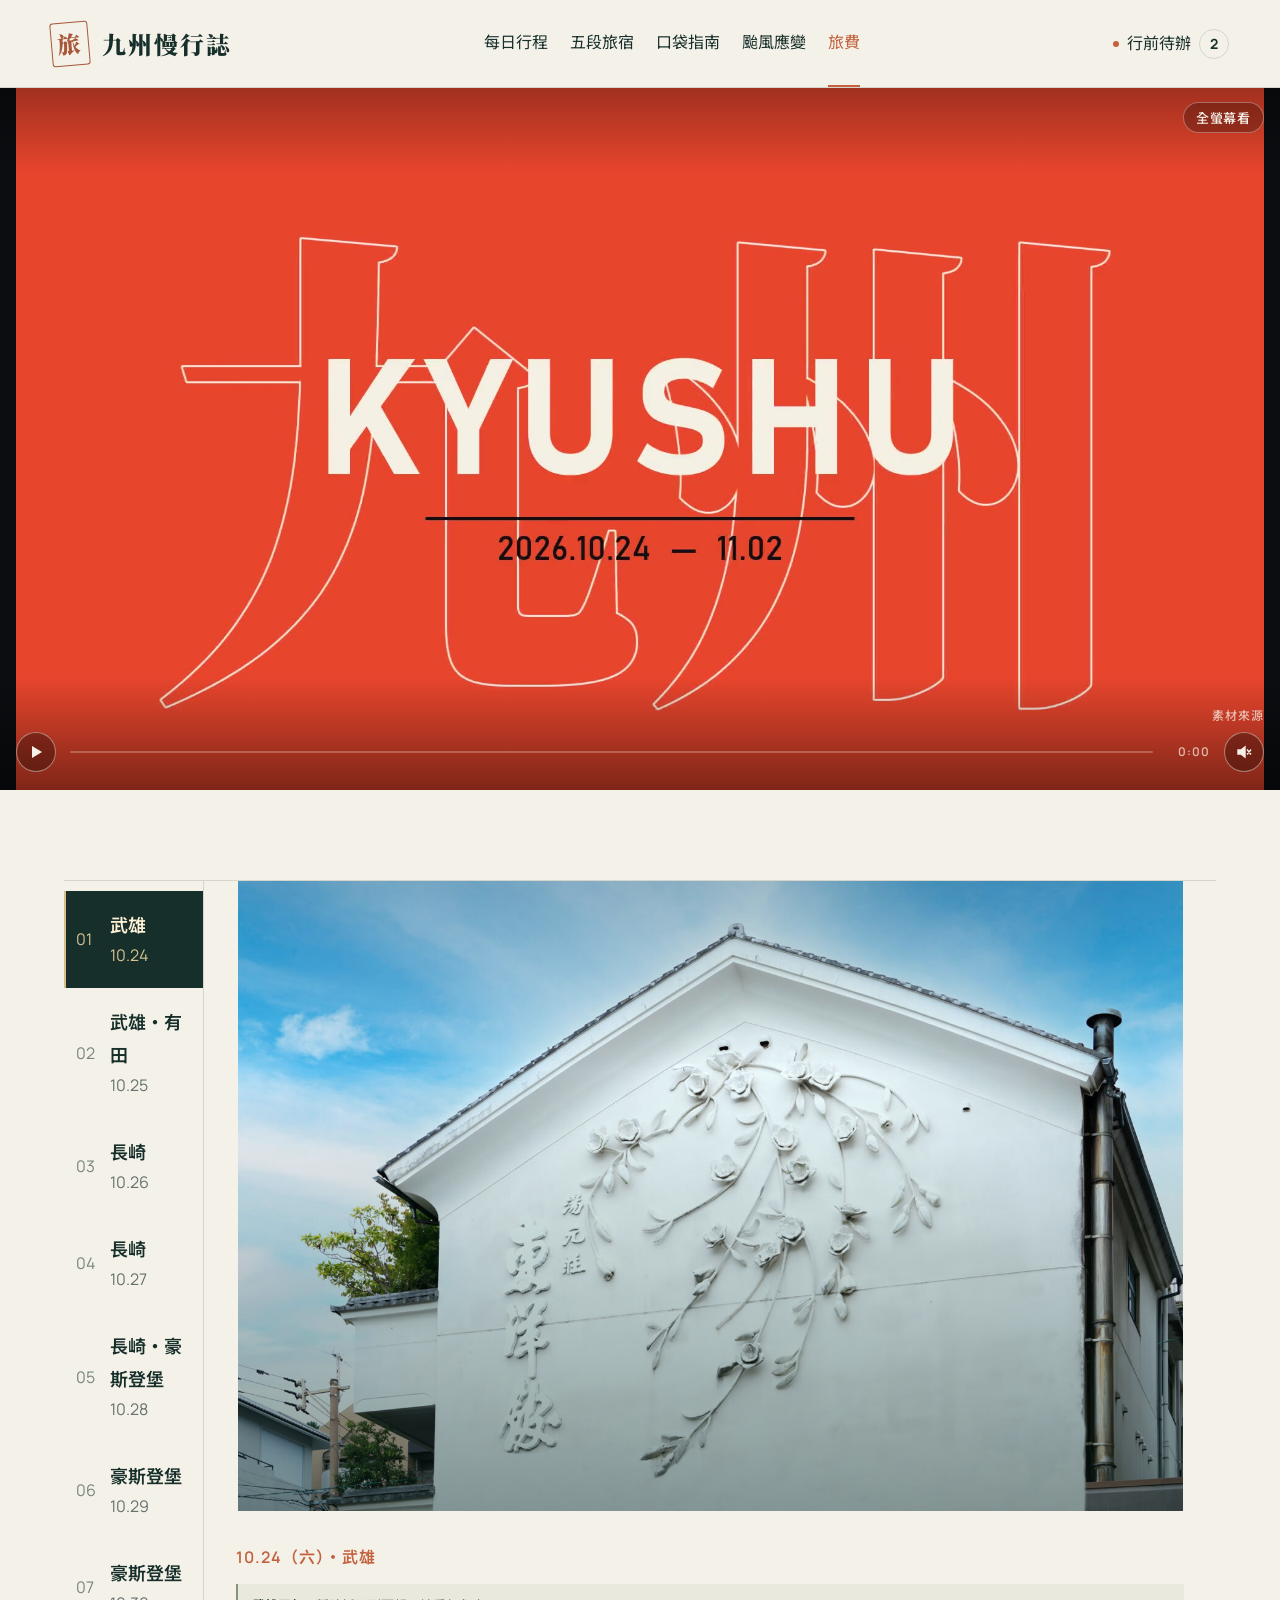
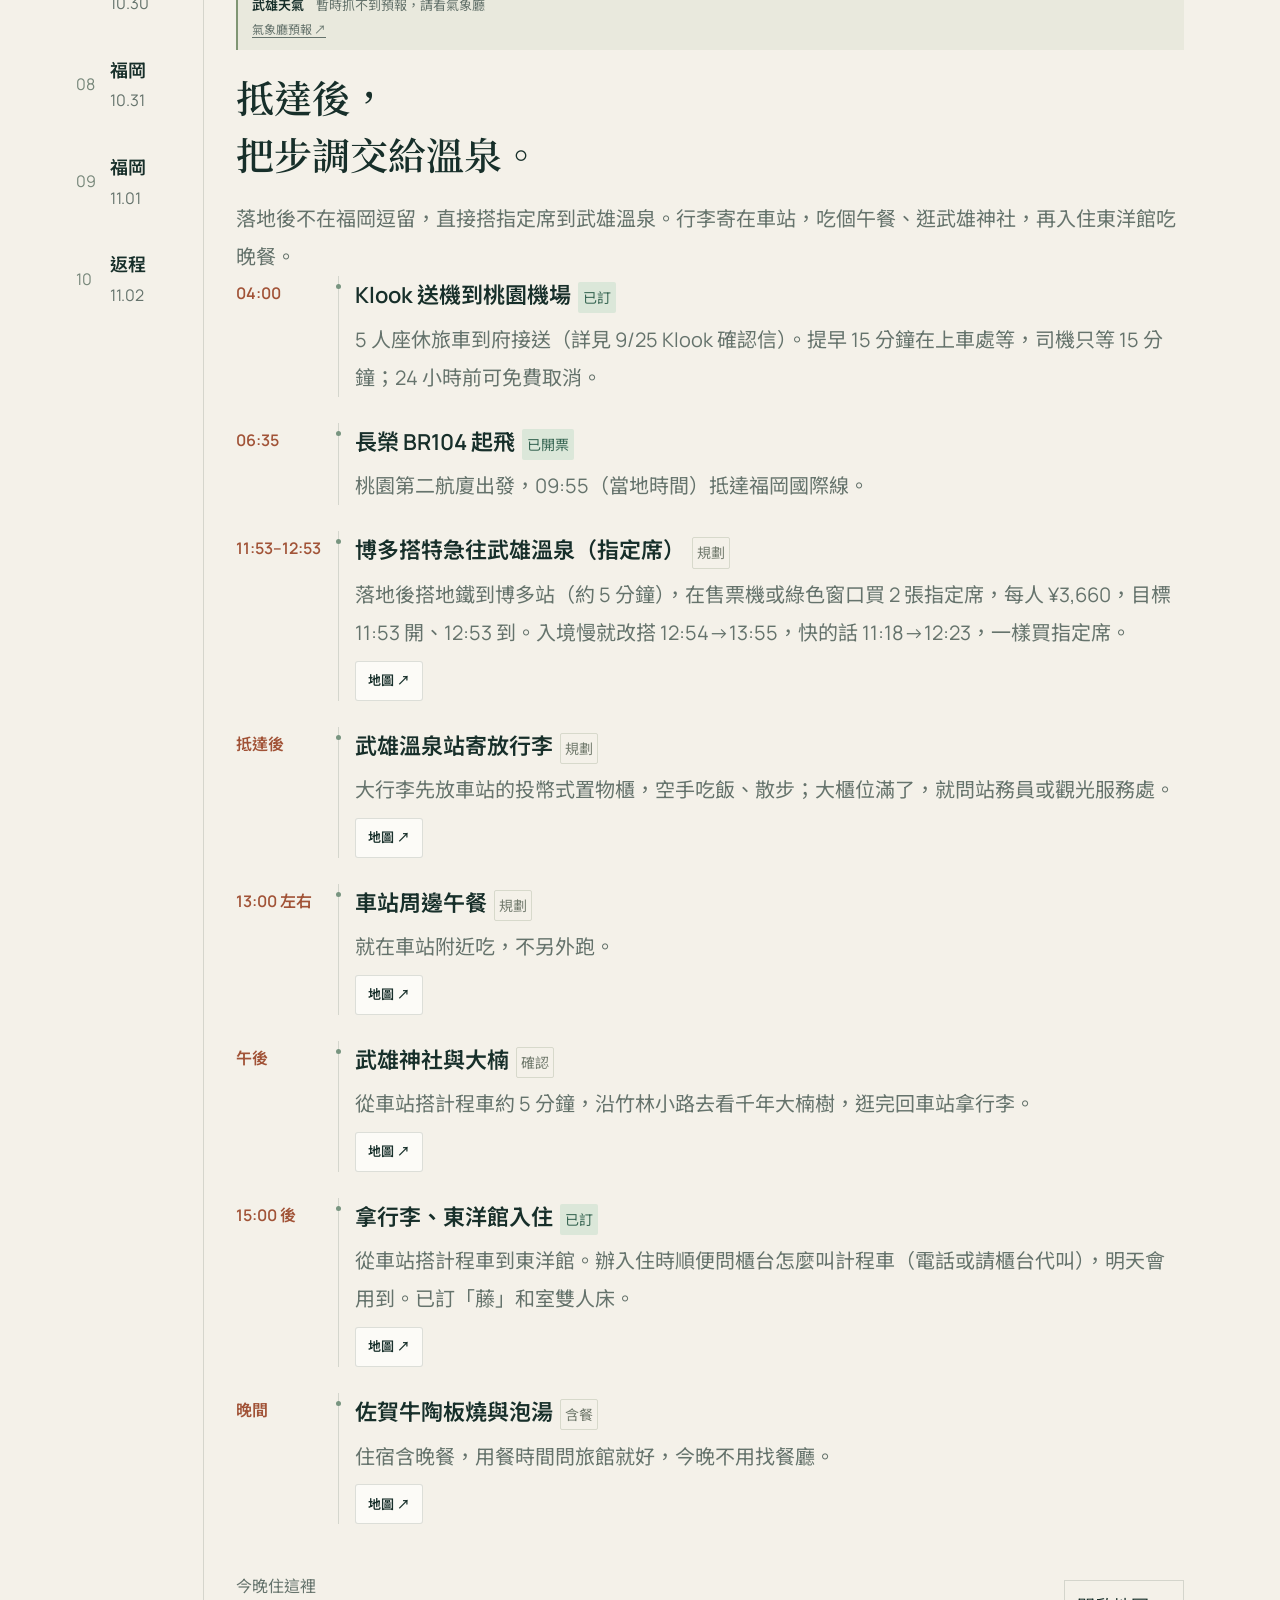
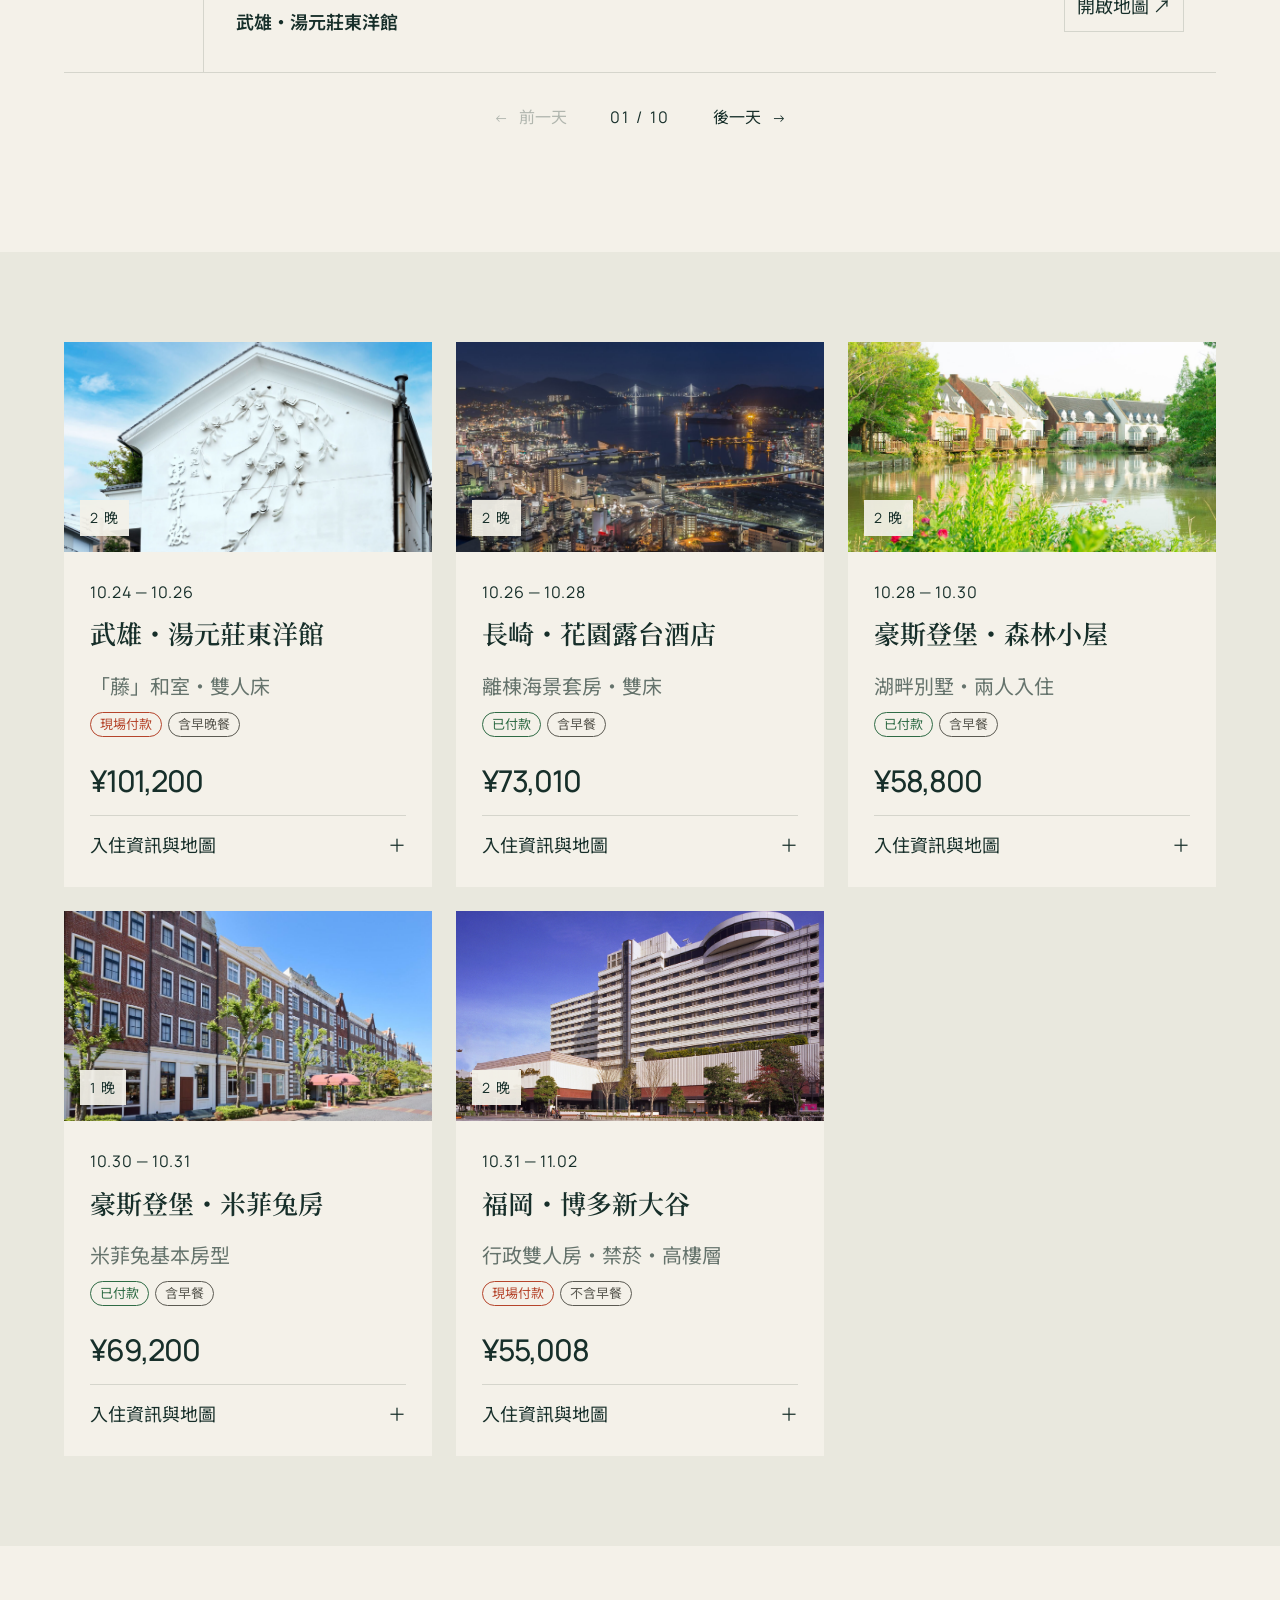
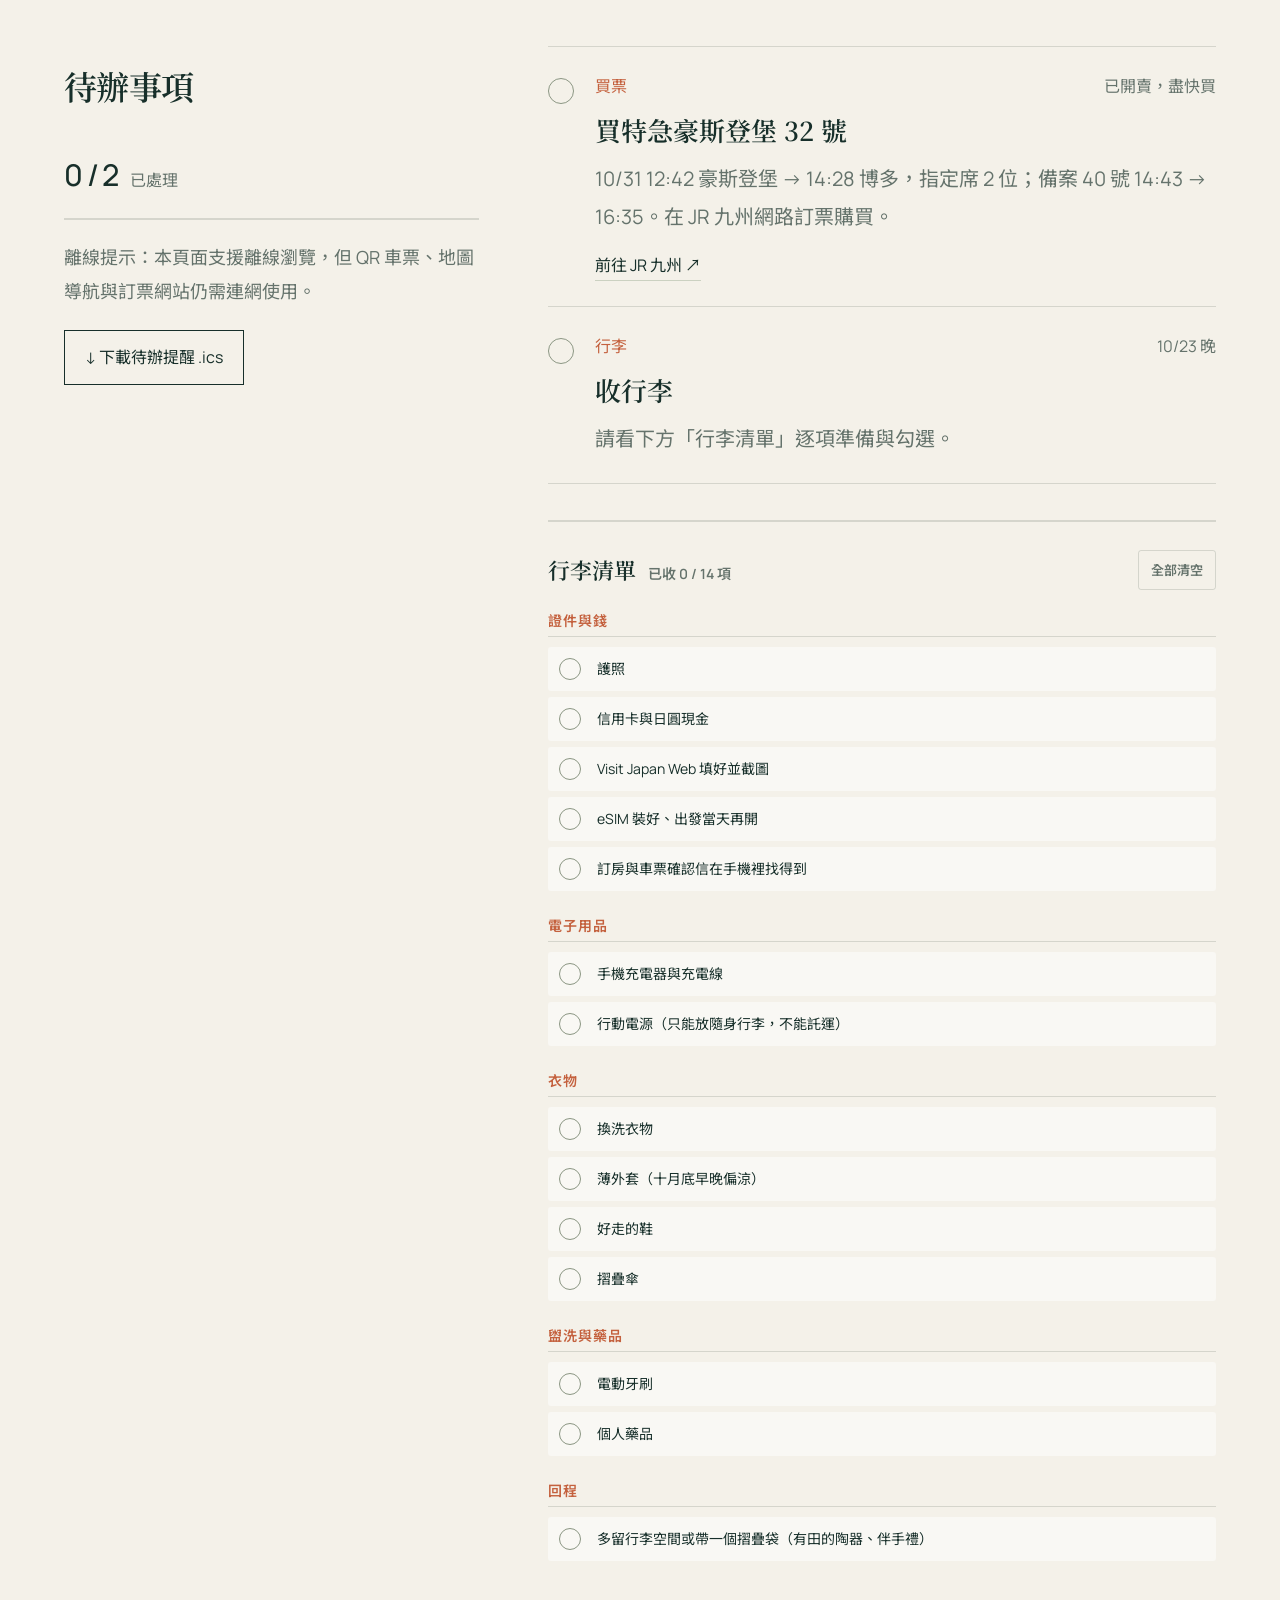
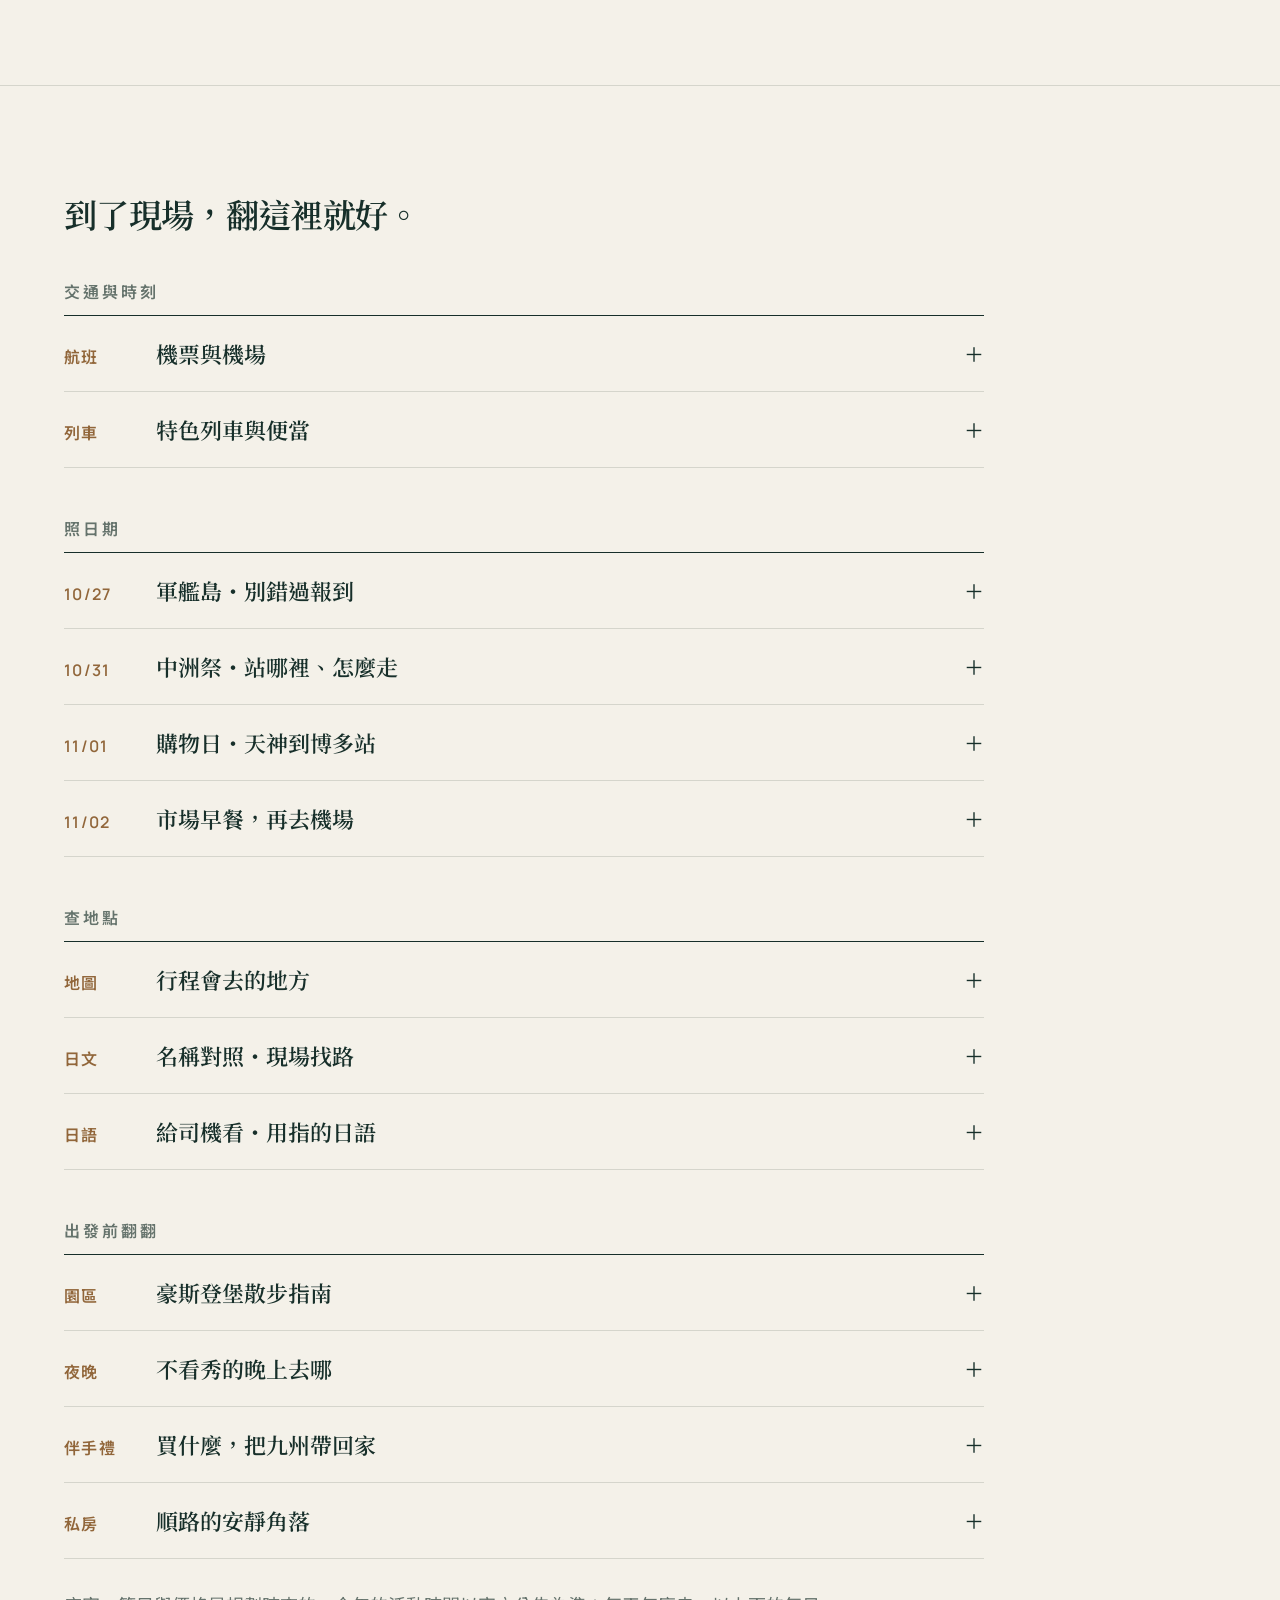
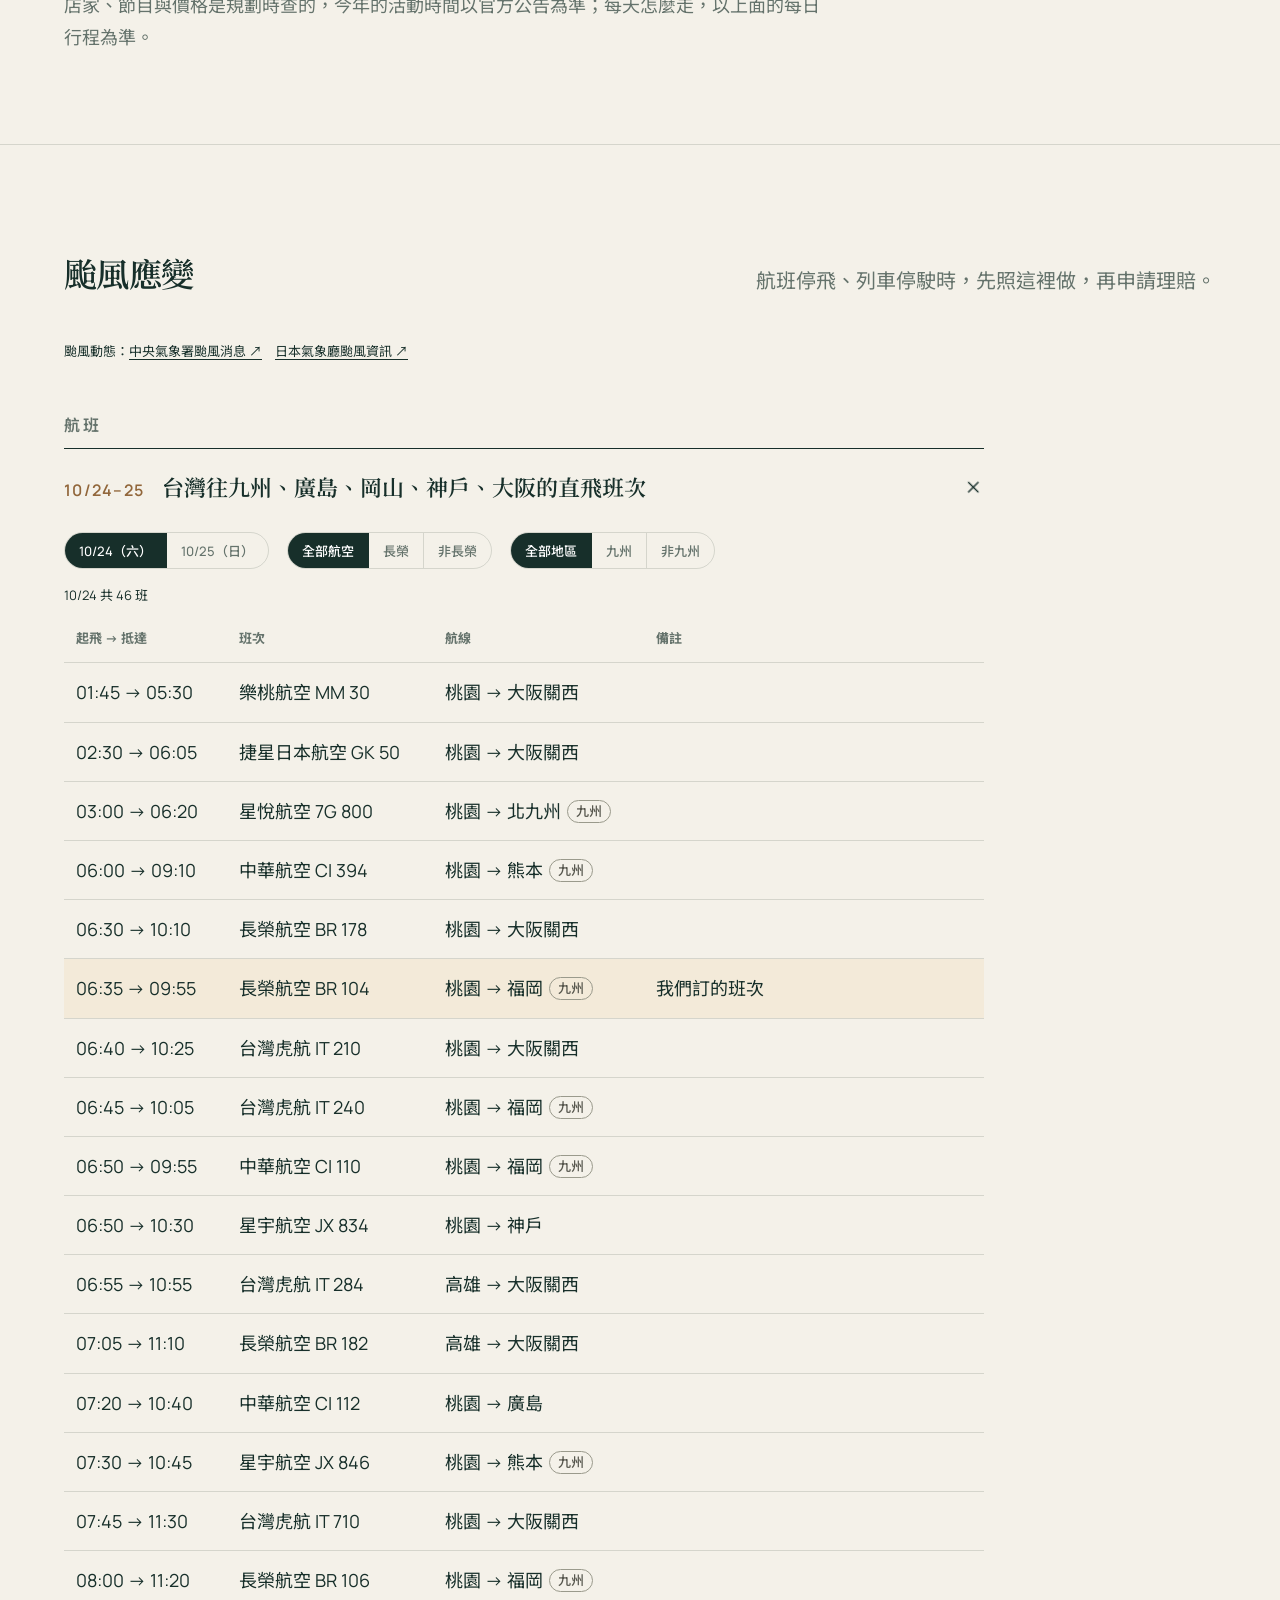
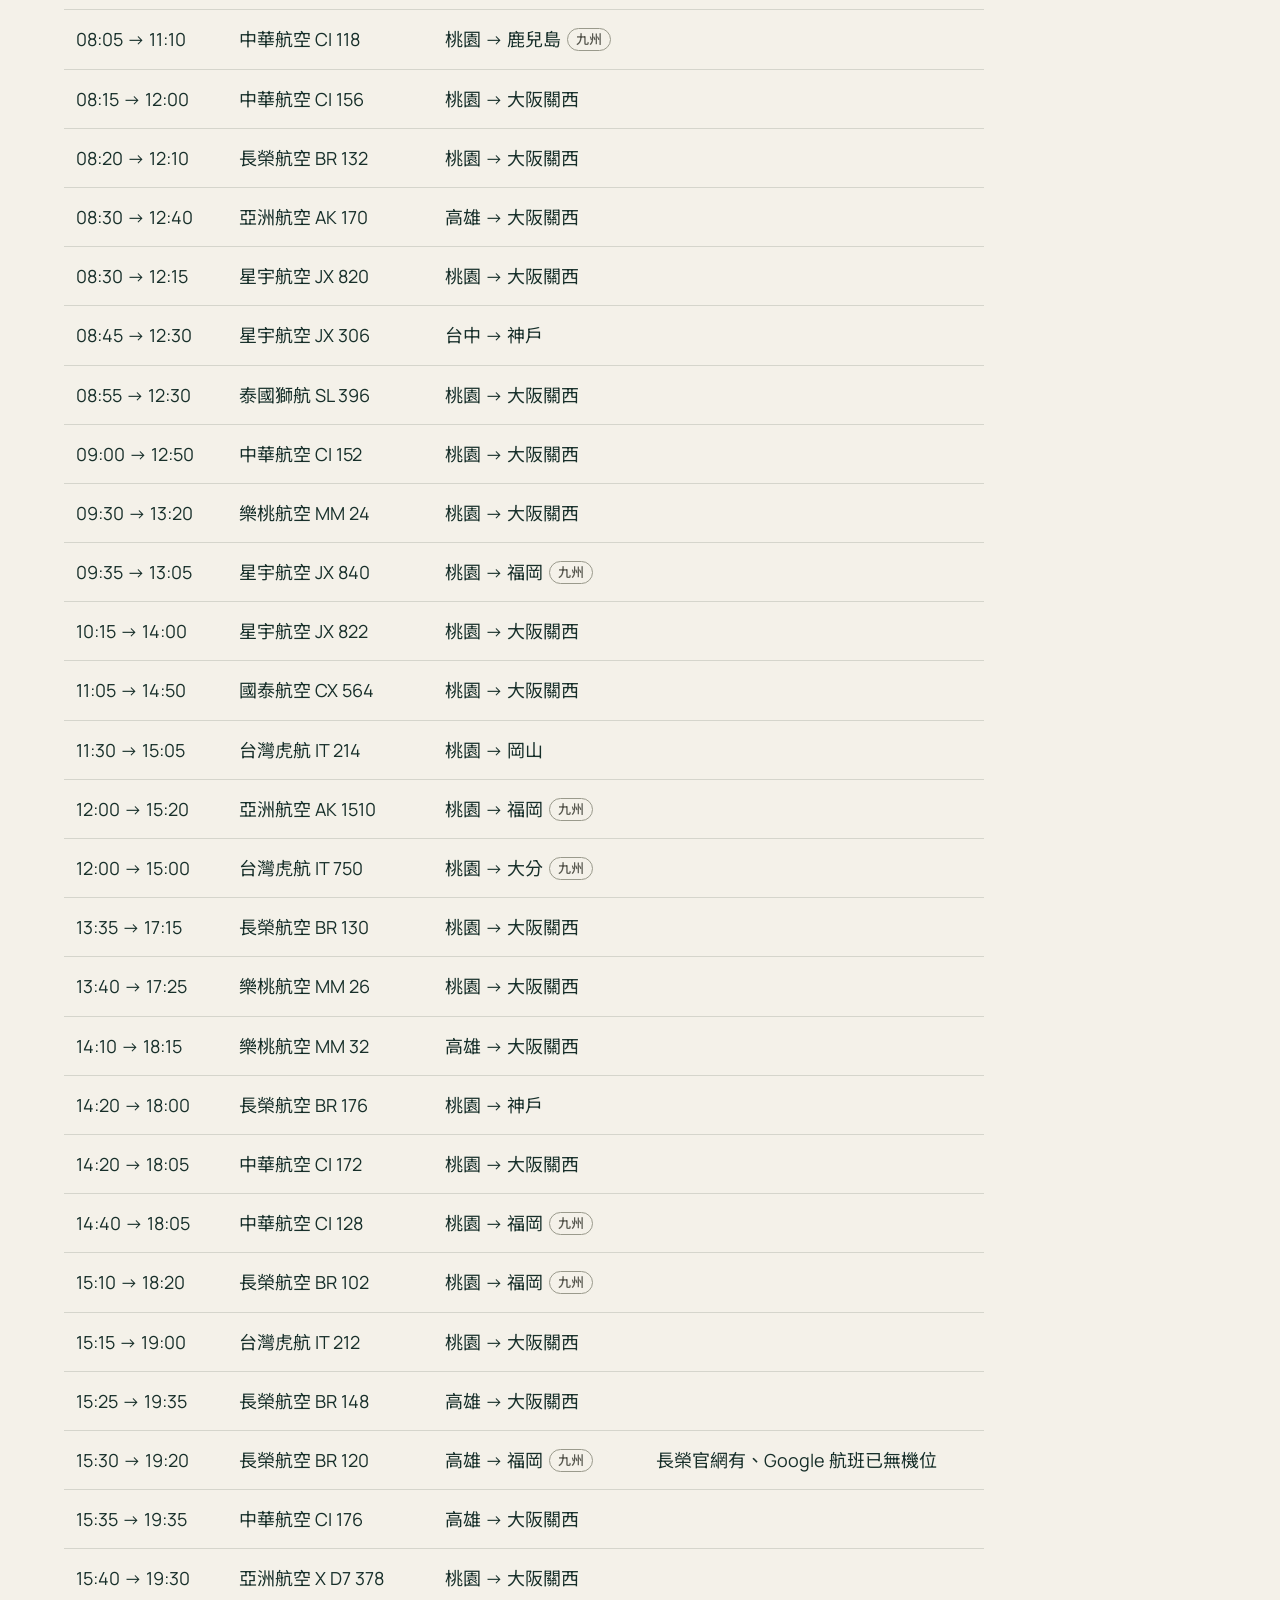
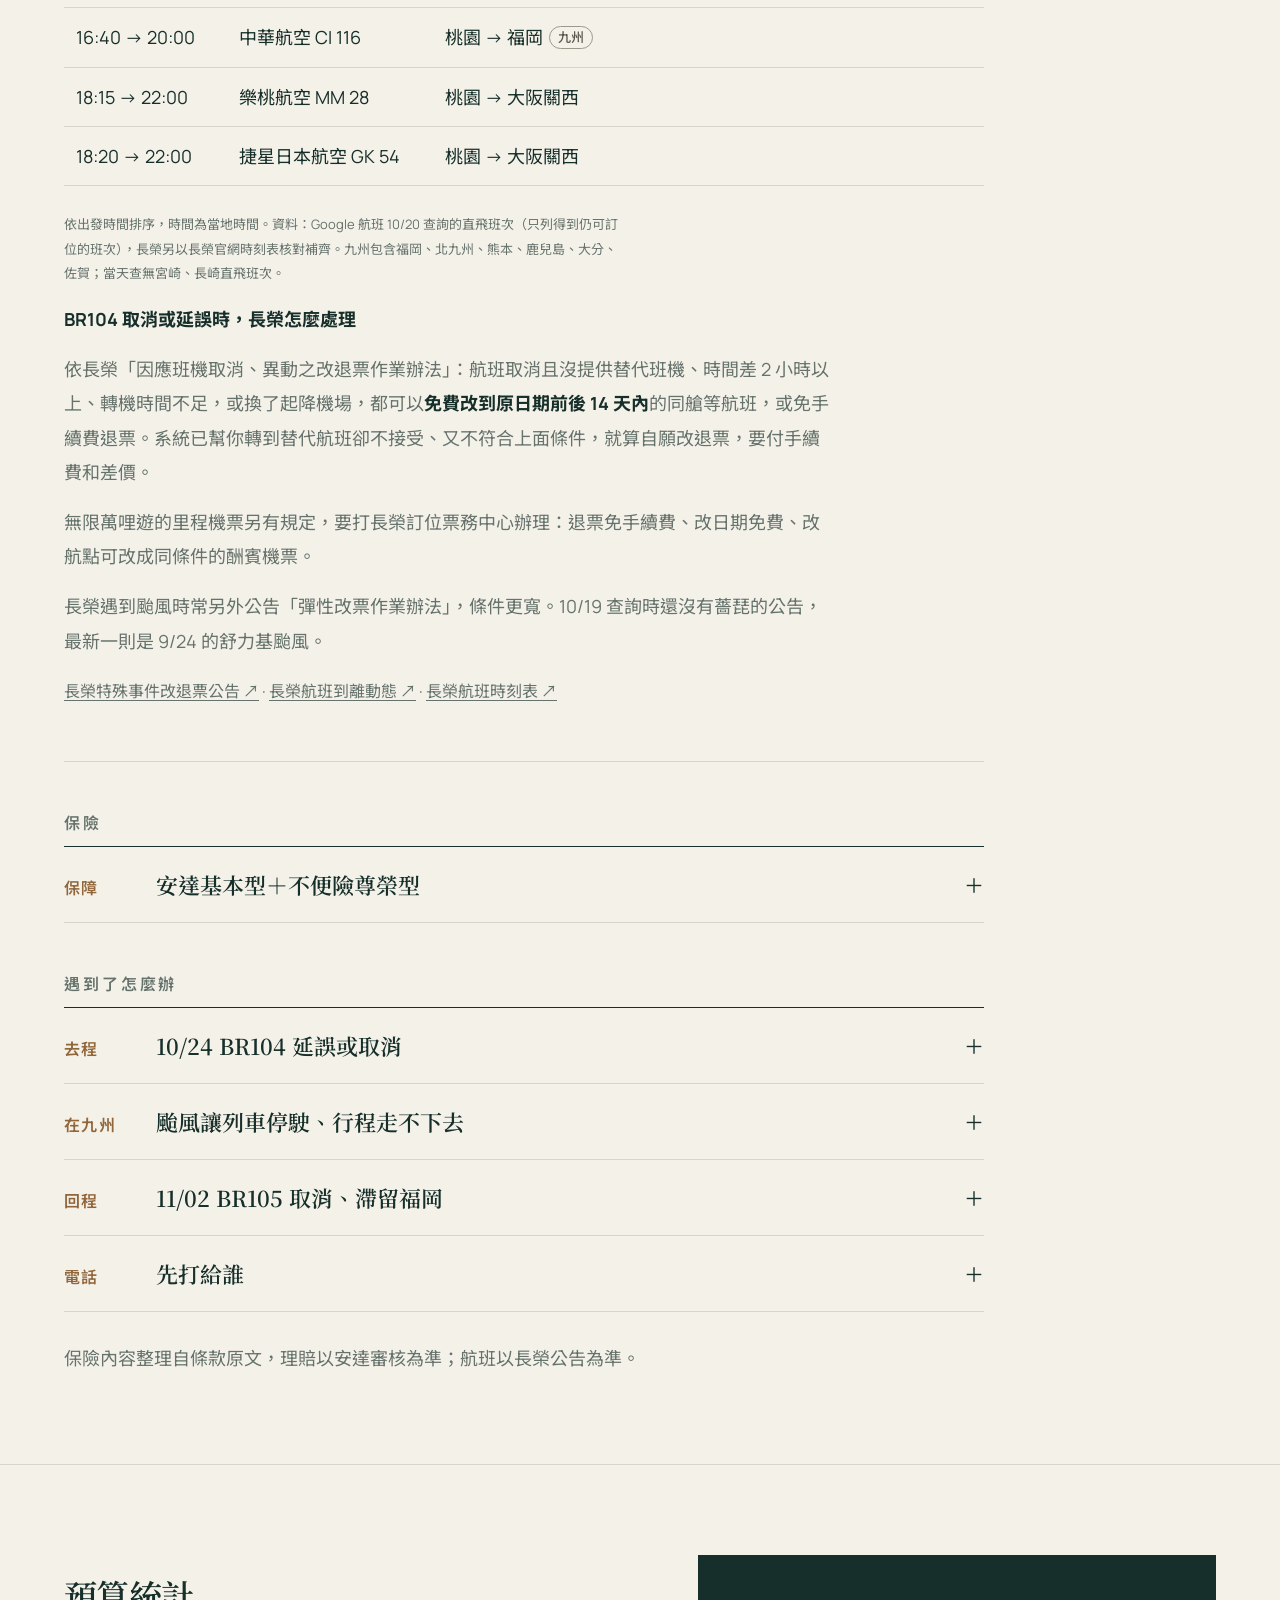
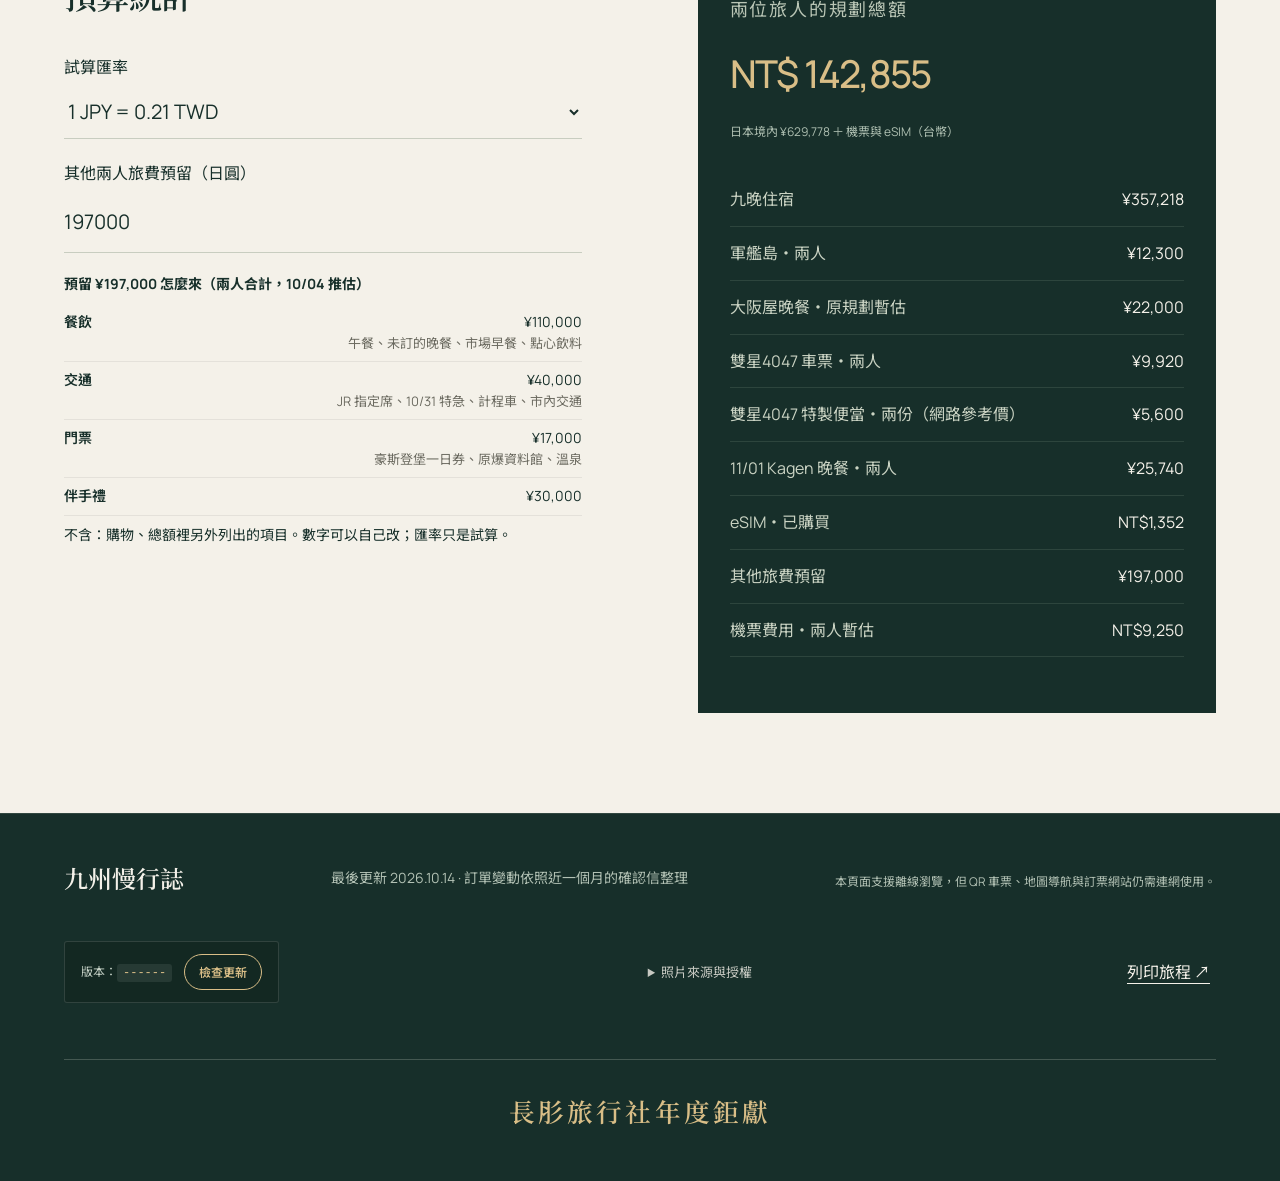
<file: 2026fukuoka/index.html>
<!DOCTYPE html>
<html lang="zh-Hant">
<head>
<meta charset="UTF-8"><meta name="viewport" content="width=device-width,initial-scale=1,viewport-fit=cover">
<meta name="theme-color" content="#172b28">
<title>九州慢行誌｜武雄・長崎・豪斯登堡・福岡</title>
<meta name="description" content="2026 秋天的十天九夜：武雄泡湯、長崎看海、豪斯登堡住森林小屋和米菲兔房，最後在博多逛中洲祭。每日行程、住宿和出發前待辦都在這裡。">
<link rel="manifest" href="manifest.webmanifest">
<link rel="icon" href="icons/favicon-32.png" sizes="32x32" type="image/png">
<link rel="icon" href="icons/icon-192.png" sizes="192x192" type="image/png">
<link rel="apple-touch-icon" href="icons/apple-touch-icon.png">
<meta name="apple-mobile-web-app-capable" content="yes">
<meta name="mobile-web-app-capable" content="yes">
<meta name="apple-mobile-web-app-title" content="九州慢行誌">
<link rel="preconnect" href="https://fonts.googleapis.com"><link rel="preconnect" href="https://fonts.gstatic.com" crossorigin>
<link href="https://fonts.googleapis.com/css2?family=Noto+Serif+TC:wght@400;600;900&family=Noto+Sans+TC:wght@400;500;600;700&family=Manrope:wght@400;500;600;700;800&display=swap" rel="stylesheet">
<link rel="stylesheet" href="journal.css">
<script src="weather.js" defer></script>
<script src="journey.js" defer></script>
<script src="htb.js" defer></script>
<script src="typhoon.js" defer></script>
</head>
<body>
<a class="skip-link" href="#main">跳至主要內容</a>
<header class="topbar"><a href="#home" class="brand" aria-label="九州慢行誌首頁"><span class="brand-seal">旅</span><span>九州慢行誌</span></a>
<nav aria-label="主要導覽"><a href="#journey">每日行程</a><a href="#stays">五段旅宿</a><a href="#guide">口袋指南</a><a href="#typhoon">颱風應變</a><a href="#budget">旅費</a></nav>
<a class="todo-trigger" href="#tasks"><span class="status-dot"></span>行前待辦 <b id="nav-count">2</b></a></header>
<main id="main">
<section class="cover-film" id="home" aria-labelledby="cover-title"><h1 id="cover-title" class="sr-only">九州慢行誌・2026 秋季十天九夜</h1><iframe src="film.html?embed=1" title="九州慢行誌：十天行程旅行短片" allow="fullscreen"></iframe></section>
<section class="journal-section" id="journey" aria-labelledby="journey-title"><h2 id="journey-title" class="sr-only">每日行程</h2>
<div class="journey-shell">
<nav class="mobile-day-nav" id="mobile-day-nav" aria-label="每日行程切換">
<label for="mobile-day-select">選擇日期</label>
<select id="mobile-day-select" aria-controls="day-stage"></select>
<div class="mobile-day-actions"><button id="mobile-prev-day" aria-label="前一天" aria-controls="day-stage">← 前一天</button><span id="mobile-day-position" aria-live="polite"></span><button id="mobile-next-day" aria-label="後一天" aria-controls="day-stage">後一天 →</button></div>
</nav>
<nav class="day-rail" id="day-rail" aria-label="選擇行程日期"></nav><div id="day-stage" class="day-stage"></div></div>
<div class="journey-controls"><button id="prev-day" aria-label="前一天">← <span>前一天</span></button><span id="day-position" aria-live="polite">01 / 10</span><button id="next-day" aria-label="後一天"><span>後一天</span> →</button></div>
</section>
<section class="stays-section" id="stays" aria-labelledby="stays-title"><h2 id="stays-title" class="sr-only">旅宿</h2><div class="hotel-grid" id="hotel-grid"></div></section>
<section class="task-section" id="tasks" aria-labelledby="task-title">
<div class="task-intro"><h2 id="task-title">待辦事項</h2><div class="task-progress"><strong id="task-count">0 / 2</strong><span>已處理</span><div class="progress-track"><span id="task-fill"></span></div></div><p class="fine-print" id="storage-note"></p><p class="fine-print" id="offline-note">離線提示：本頁面支援離線瀏覽，但 QR 車票、地圖導航與訂票網站仍需連網使用。</p><button class="calendar-button" id="download-reminder">↓ 下載待辦提醒 .ics</button></div>
<div class="task-content"><div class="task-list" id="task-list"></div><div class="pack-section" id="pack-section"><div class="pack-header"><div class="pack-header-left"><h3 class="pack-title">行李清單</h3><span class="pack-count" id="pack-count"></span></div><div class="pack-header-actions"><button type="button" class="pack-clear-btn" id="pack-clear-btn">全部清空</button><div class="pack-confirm" id="pack-confirm" hidden><span>確定要清空行李勾選嗎？</span><button type="button" class="pack-confirm-yes" id="pack-confirm-yes">確定清空</button><button type="button" class="pack-confirm-no" id="pack-confirm-no">取消</button></div></div></div><div class="pack-groups" id="pack-groups"></div></div></div>
</section>
<section class="journal-section guide-section" id="guide" aria-labelledby="guide-title"><div class="section-heading"><div><h2 id="guide-title">到了現場，翻這裡就好。</h2></div></div>
<div class="guide">
<h3 class="guide-sub">交通與時刻</h3>
<details class="guide-detail"><summary><span>航班</span>機票與機場<b>＋</b></summary><div class="guide-body">
<div class="flight-grid"><div><small>去程・10/24・長榮 BR104</small><h4>06:35 → 09:55</h4><p>桃園第二航廈 → 福岡國際線<br>凌晨 04:00 有 Klook 送機到家門口（5 人座休旅車），提早 15 分鐘下樓等。</p></div><div><small>回程・11/02・長榮 BR105</small><h4>12:15 → 13:50</h4><p>福岡國際線 → 桃園第二航廈<br>已線上報到、不辦退稅，10:00 到國際線就好。</p></div></div>
<p class="source">時間都是當地時間，依 8/12 的電子機票；託運額度 2 件。出發前一天再用長榮 App 看一次班表。</p>
</div></details>
<details class="guide-detail"><summary><span>列車</span>特色列車與便當<b>＋</b></summary><div class="guide-body">
<p><b><span class="gt ok">已訂</span>10/26　雙星4047（武雄溫泉 → 長崎）</b><br>10:22 開、13:15 到，1 號車 12A、12B，禁菸指定席，兩人 ¥9,920。車票是手機 QR 碼，要連網打開，截圖或列印都不能用。</p>
<p><b><span class="gt ok">已訂</span>10/26　車上便當</b><br>限定便當已經訂好。10:20 起到 2 號車廂的販售櫃台，出示確認信上的訂單編號（注文番號）、取餐時間與取餐代碼就能領；只領便當不用排隊，直接找車上服務員。</p>
<p><b><span class="gt todo">未訂</span>10/31　特急豪斯登堡 32 號（豪斯登堡 → 博多）</b><br>12:42 開、14:28 到博多，一路直達不用轉車。橘色車身配木頭內裝，本身就值得一搭。指定席已開賣，還沒買的話見待辦。<br>想多玩一下：13:00–15:00 之間只有 14:43 的 40 號，16:35 到博多，同樣直達；13 點台沒有直達班次。</p>
<p><b>10/24　接力海鷗號</b><br>博多往武雄的班次如果剛好是 885 系，綠色車廂有黑色皮椅。它不是觀光列車，入境時間也難抓，碰上就坐，不必為它等車。</p>
<p><b>10/25、10/28 的移動</b><br>10/25 武雄到有田車程太短，不值得為觀光列車繞；10/28 雙星4047 沒開，搭一般直達車到豪斯登堡就好。</p>
<p class="links"><a href="https://www.jrkyushu.co.jp/train/futatsuboshi/reserve/" target="_blank" rel="noopener noreferrer">雙星4047運行日與訂票 ↗</a> · <a href="https://jrkyushu.lp.eat-eat.jp/futatsuboshi/" target="_blank" rel="noopener noreferrer">便當預約網站 ↗</a> · <a href="https://www.jrkyushu.co.jp/chinese/train/bento_reserve.html" target="_blank" rel="noopener noreferrer">便當預約繁中說明 ↗</a> · <a href="https://www.jrkyushu.co.jp/railway/netyoyaku/route/huistenbosch/" target="_blank" rel="noopener noreferrer">特急豪斯登堡 ↗</a> · <a href="https://www.jrkyushu.co.jp/trains/kamome/" target="_blank" rel="noopener noreferrer">885 系接力海鷗號 ↗</a> · <a href="https://www.jrkyushu.co.jp/railway/netyoyaku/route/nagasaki/" target="_blank" rel="noopener noreferrer">JR 九州路線與訂票 ↗</a> · <a href="https://www.jrkyushu.co.jp/railway/netyoyaku/guide/search.html" target="_blank" rel="noopener noreferrer">JR 九州網路訂票說明 ↗</a></p>
</div></details>

<h3 class="guide-sub">照日期</h3>
<details class="guide-detail"><summary><span>10/27</span>軍艦島・別錯過報到<b>＋</b></summary><div class="guide-body">
<p><b>09:00–10:00　先到軍艦島數位博物館報到</b><br>在博物館換票，不是直接去碼頭。10:10 開始登船，10:20 前要上船，10:30 從常盤碼頭出航，預計 13:15 回港。</p>
<p><b>要帶：乘船 QR 碼＋登島同意書</b><br>QR 碼從原本的確認信打開；同意書就是登島前要簽名的安全切結。大行李留在飯店。業者約 08:30 會依海況通知，可能改成繞島或停航。</p>
<p class="links"><a href="https://www.gunkanjima-concierge.com/" target="_blank" rel="noopener noreferrer">業者官方網站 ↗</a></p>
</div></details>
<details class="guide-detail"><summary><span>10/31</span>中洲祭・站哪裡、怎麼走<b>＋</b></summary><div class="guide-body">
<p><b>南邊進、北邊出</b><br>從渡邊通站搭七隈線到櫛田神社前站，先到清流公園南側看舞台和當天公告；再沿中洲中央通往北走，一路看女神輿、攤位和街上的熱鬧，最後從中洲川端站離開。這條路線不用走回頭路，要找居酒屋或拉麵也方便。</p>
<p><b>中洲中央通 × 明治通</b><br>選中洲中央通和明治通交叉口附近。這裡在祭典街區中段、離中洲川端站近，看完隊伍就能直接走。別站在路口正中間，也別擋住店家門口。</p>
<p><b>國廣稻荷神社</b><br>到北邊的國廣稻荷神社附近等。女神輿往年從神社一帶出發、繞行中洲，但 2026 年的出發時間和路線還沒公布，出發前再看一次官方網站和 Instagram。</p>
<p><b>18:00–23:00　時間與備案</b><br>官方時段是 10/30、10/31 的 18:00–23:00。建議 17:30–18:00 到，21:30 左右開始往柳橋方向走，最晚 22:00 離開，祭典後還有店可以挑。人太多就退到清流公園或那珂川邊，別逆著神輿隊伍走。</p>
<p class="links"><a href="https://www.google.com/maps/search/?api=1&query=%E6%B8%85%E6%B5%81%E5%85%AC%E5%9C%92%20%E7%A6%8F%E5%B2%A1" target="_blank" rel="noopener noreferrer">清流公園 ↗</a> · <a href="https://www.google.com/maps/search/?api=1&query=%E4%B8%AD%E6%B4%B2%E4%B8%AD%E5%A4%AE%E9%80%9A%E3%82%8A%20%E6%98%8E%E6%B2%BB%E9%80%9A%E3%82%8A" target="_blank" rel="noopener noreferrer">中洲中央通 × 明治通 ↗</a> · <a href="https://www.google.com/maps/search/?api=1&query=%E5%9C%8B%E5%BB%A3%E7%A8%B2%E8%8D%B7%E7%A5%9E%E7%A4%BE%20%E7%A6%8F%E5%B2%A1" target="_blank" rel="noopener noreferrer">國廣稻荷神社 ↗</a> · <a href="https://www.nakasumatsuri.com/nakasumatsuri.html" target="_blank" rel="noopener noreferrer">中洲祭官方公告 ↗</a></p>
</div></details>
<details class="guide-detail"><summary><span>11/01</span>購物日・天神到博多站<b>＋</b></summary><div class="guide-body">
<p><b>天神 → 博多站 → 晚餐</b><br>天神逛一整天 → 博多站買伴手禮 → 18:10–18:30 回渡邊通 → 19:00 博多 Kagen。柳橋市場和海木週日休息，不排。</p>
<p><b>10:00–15:30　天神・大名</b><br>這幾年福岡變化最大的地方：2023 年的 Mina 天神、福岡大名 Garden City，2025 年的 ONE FUKUOKA，2026 年的天神 Business Center II 陸續開幕。新地標、服飾、精品、選物和生活雜貨都在這裡。</p>
<p><b>16:00–18:00　博多站</b><br>新鮮感不如天神，但補伴手禮最方便。先到 DEITOS 1 樓伴手禮市場買茅乃舍，再逛博多阪急、AMU、DEITOS 和一品通，逛完搭七隈線回渡邊通。</p>
<p><b>博多運河城</b><br>這兩年多了新的餐飲區，拉麵競技場和東館也翻新過，但整體偏動漫、運動品牌和吃喝玩樂。這天已經排滿，不必為了「順便看看」繞過去。</p>
<p class="links"><a href="https://onefukuoka-building.jp/" target="_blank" rel="noopener noreferrer">ONE FUKUOKA ↗</a> · <a href="https://www.jrhakatacity.com/" target="_blank" rel="noopener noreferrer">JR 博多城 ↗</a> · <a href="https://kubarahonke.com/shop/" target="_blank" rel="noopener noreferrer">茅乃舍門市 ↗</a> · <a href="https://canalcity.co.jp/" target="_blank" rel="noopener noreferrer">博多運河城 ↗</a></p>
</div></details>
<details class="guide-detail"><summary><span>11/02</span>市場早餐，再去機場<b>＋</b></summary><div class="guide-body">
<p><b>08:00–09:15　柳橋市場</b><br>先把行李寄在飯店，輕裝去逛。市場 08:00 起陸續開店；F・Concept 09:00 開門，可以簡單吃早餐。柳橋食堂 09:30 才開，這天等不到。</p>
<p><b>09:15–09:25　走回飯店拿行李</b><br>飯店標示走路約 2 分鐘，加上提東西、拿行李，抓 10 分鐘。</p>
<p><b>09:25–10:00　計程車到國際線</b><br>預留 10 分鐘等車，車程約 20–25 分鐘。跟司機說要到福岡機場國際線，3 樓下車最方便。已線上報到、不辦退稅，到了直接託運、出境。</p>
<p class="links"><a href="https://yanagibashi-rengo.net/" target="_blank" rel="noopener noreferrer">柳橋連合市場 ↗</a> · <a href="https://www.kys-newotani.co.jp/hakata/around-guidance/" target="_blank" rel="noopener noreferrer">新大谷周邊步行時間 ↗</a> · <a href="https://www.fukuoka-airport.jp/access/taxi.html" target="_blank" rel="noopener noreferrer">機場計程車下車處 ↗</a></p>
</div></details>

<h3 class="guide-sub">查地點</h3>
<details class="guide-detail"><summary><span>地圖</span>行程會去的地方<b>＋</b></summary><div class="guide-body">
<div class="place-list" id="confirmed-maps"></div>
</div></details>
<details class="guide-detail"><summary><span>日文</span>名稱對照・現場找路<b>＋</b></summary><div class="guide-body">
<div class="gloss">
<div class="gr"><span>豪斯登堡</span><span class="o">ハウステンボス</span></div>
<div class="gr"><span>花之路</span><span class="o">フラワーロード</span></div>
<div class="gr"><span>藝術花園</span><span class="o">アートガーデン</span></div>
<div class="gr"><span>設施城</span><span class="o">アトラクションタウン</span></div>
<div class="gr"><span>光之幻想城</span><span class="o">光のファンタジアシティ</span></div>
<div class="gr"><span>塔城・多姆托倫塔</span><span class="o">タワーシティ・ドムトールン</span></div>
<div class="gr"><span>海港城</span><span class="o">ハーバータウン</span></div>
<div class="gr"><span>阿姆斯特丹城</span><span class="o">アムステルダムシティ</span></div>
<div class="gr"><span>運河遊船</span><span class="o">カナルクルーザー</span></div>
<div class="gr"><span>森林小屋</span><span class="o">フォレストヴィラ</span></div>
<div class="gr"><span>恐怖企劃</span><span class="o">ホーンテッド・ハロウィン</span></div>
<div class="gr"><span>提早入園特典</span><span class="o">アーリーパークイン</span></div>
<div class="gr"><span>一日護照（大人 7,600 圓）</span><span class="o">1DAYパスポート</span></div>
<div class="gr"><span>接力海鷗號</span><span class="o">リレーかもめ</span></div>
<div class="gr"><span>快速海濱線（長崎－豪斯登堡）</span><span class="o">快速シーサイドライナー</span></div>
<div class="gr"><span>軍艦島（端島）</span><span class="o">軍艦島・端島</span></div>
<div class="gr"><span>入島費（大人 650 圓）</span><span class="o">端島見学施設使用料</span></div>
<div class="gr"><span>長崎花園露台酒店</span><span class="o">ガーデンテラス長崎ホテル＆リゾート</span></div>
<div class="gr"><span>中洲祭・女神輿</span><span class="o">中洲まつり・中洲國廣女みこし</span></div>
<div class="gr"><span>訂單編號・取餐時間・取餐代碼</span><span class="o">注文番号・受取時間・受取コード</span></div>
</div>
</div></details>
<details class="guide-detail" id="guide-driver"><summary><span>日語</span>給司機看・用指的日語<b>＋</b></summary><div class="guide-body">
<p class="lede">點擊任一項目即可放大顯示，司機或店員隔著座位與櫃台也能看清楚。</p>
<h4 class="sub">司機卡（計程車目的地）</h4>
<div class="driver-cards-grid" id="driver-cards-grid"></div>
<h4 class="sub">用指的日語（常用對話）</h4>
<div class="phrase-cards-grid" id="phrase-cards-grid"></div>
</div></details>

<h3 class="guide-sub">出發前翻翻</h3>
<details class="guide-detail"><summary><span>園區</span>豪斯登堡散步指南<b>＋</b></summary><div class="guide-body">
<div class="split">
<p class="lede">豪斯登堡分成靠海的海港區，和內側的主題樂園區，每一區的氣氛都不太一樣。不用照著走，大概知道什麼在哪裡就好。</p>
<figure><img src="img/huistenbosch.jpg" width="1248" height="832" loading="lazy" decoding="async" alt="園區的風車，後方是歐式建築"></figure>
</div>
<div class="cards">
<article class="card"><p class="role">入口一帶</p><h4>花之路</h4><p class="jp">フラワーロード</p><p class="price">四季都有花<small>從入園口一路延伸進去</small></p><p>一進園最先看到的花道，四季輪流換花。拍風車配花的經典位置，每天進出都會經過，不用特別排時間。</p><button type="button" class="more" data-sheet="flower" aria-haspopup="dialog">看詳細攻略<span aria-hidden="true"> →</span></button></article>
<article class="card"><p class="role">秋玫瑰主場</p><h4>藝術花園</h4><p class="jp">アートガーデン</p><p class="price">秋玫瑰 10 月下旬～11 月中旬<small>2026 官方公布，約 1,000 個品種</small></p><p>大型庭園，初夏是玫瑰祭的主場，秋天換秋玫瑰登場，顏色比初夏深，香氣也更濃。音樂噴泉秀「水之魔法」也在這裡。</p><p class="con">你們去的時候剛開始開，還不到最盛。相機放低一點，可以把玫瑰、摩天輪和多姆托倫塔一起拍進去。</p><button type="button" class="more" data-sheet="garden" aria-haspopup="dialog">看詳細攻略<span aria-hidden="true"> →</span></button></article>
<article class="card"><p class="role">遊樂設施</p><h4>設施城</h4><p class="jp">アトラクションタウン</p><p class="price">EVA 8K 騎乘劇院<small>三層樓的天空旋轉木馬也在這</small></p><p>遊樂設施集中在這一區，動線緊湊，想玩的可以一次玩完。</p><button type="button" class="more" data-sheet="attraction" aria-haspopup="dialog">看詳細攻略<span aria-hidden="true"> →</span></button></article>
<article class="card"><p class="role">數位體驗</p><h4>光之幻想城</h4><p class="jp">光のファンタジアシティ</p><p class="price">室內為主<small>下雨或天黑後的好去處</small></p><p>走進去就能互動的數位體驗區。因為在室內，天氣不好或晚上不想吹風時特別好用；10/28 恐怖企劃休演的那晚也很適合。</p><button type="button" class="more" data-sheet="fantasia" aria-haspopup="dialog">看詳細攻略<span aria-hidden="true"> →</span></button></article>
<article class="card"><p class="role">地標</p><h4>塔城</h4><p class="jp">タワーシティ・ドムトールン</p><p class="price">園區最高點<small>上去能看到全園和大村灣</small></p><p>多姆托倫塔是園區的地標，上去能把整座荷蘭小鎮和大村灣一次看完。白天看街道配置，晚上看燈，一天上去兩次也值得。</p><button type="button" class="more" data-sheet="tower" aria-haspopup="dialog">看詳細攻略<span aria-hidden="true"> →</span></button></article>
<article class="card"><p class="role">海側</p><h4>海港城</h4><p class="jp">ハーバータウン</p><p class="price">面向大村灣<small>森林小屋也在這一側</small></p><p>靠海的一區，綠地多、人少、風大。森林小屋就在這邊，早晚散步很舒服；看夕陽沉進大村灣，是園裡少數不靠燈光的美景。</p><button type="button" class="more" data-sheet="harbor" aria-haspopup="dialog">看詳細攻略<span aria-hidden="true"> →</span></button></article>
<article class="card"><p class="role">街區與住宿</p><h4>阿姆斯特丹城與宮殿</h4><p class="jp">アムステルダムシティ・パレス ハウステンボス</p><p class="price">商店和餐廳最多<small>宮殿前庭是恐怖企劃的場地</small></p><p>運河兩旁的街區，商店、餐廳和米菲兔的店都在這一帶，10/30 住的阿姆斯特丹飯店就在正中央。宮殿仿荷蘭王宮而建，白天可以逛後方的庭園。</p><button type="button" class="more" data-sheet="amsterdam" aria-haspopup="dialog">看詳細攻略<span aria-hidden="true"> →</span></button></article>
<article class="card"><p class="role">運河</p><h4>運河遊船</h4><p class="jp">カナルクルーザー</p><p class="price">也能當交通工具<small>各區都有碼頭</small></p><p>運河串起各區，走累了搭一段，是在這裡偷懶最舒服的方式。</p><button type="button" class="more" data-sheet="canal" aria-haspopup="dialog">看詳細攻略<span aria-hidden="true"> →</span></button></article>
</div>
<p class="note"><b>設施常常換。</b>這裡是規劃時查到的配置，不是完整清單；入園時拿一份官方地圖，或先上官網下載，最準。</p>
</div></details>
<details class="guide-detail"><summary><span>夜晚</span>不看秀的晚上去哪<b>＋</b></summary><div class="guide-body">
<div class="split">
<p class="lede">10/28 是週三，恐怖企劃休息。不看秀的晚上，園裡還有四個去處，照需要的體力由多到少排。</p>
<figure><img src="img/htbnight.jpg" width="1500" height="1000" loading="lazy" decoding="async" alt="燈光季的豪斯登堡，塔樓與拱橋倒映在運河上（豪斯登堡官方宣傳照）"></figure>
</div>
<div class="cards">
<article class="card"><p class="role">想動一動</p><h4>登塔看夜景</h4><p class="jp">ドムトールン</p><p class="price">園區最高點</p><p>晚上登上多姆托倫塔，整座小鎮的燈就在腳下，比在地面看更整齊好看。順便想想隔天要怎麼走。</p><button type="button" class="more" data-sheet="tower" aria-haspopup="dialog">看詳細攻略<span aria-hidden="true"> →</span></button></article>
<article class="card"><p class="role">室內</p><h4>光之幻想城</h4><p class="jp">光のファンタジアシティ</p><p class="price">數位體驗</p><p>整區都在室內，不怕天氣，晚上人也比白天少，是這晚最實在的選擇。</p><button type="button" class="more" data-sheet="fantasia" aria-haspopup="dialog">看詳細攻略<span aria-hidden="true"> →</span></button></article>
<article class="card"><p class="role">喝一點</p><h4>葡萄酒祭</h4><p class="jp">ワイン祭</p><p class="price">暢飲 ¥4,000<small>單杯 ¥800 · 9/18–11/3</small></p><p>五十款世界各地和九州的葡萄酒，配著餐慢慢喝。不用排隊、不用看時刻表，坐下來就好。</p><button type="button" class="more" data-sheet="tower" aria-haspopup="dialog">看詳細攻略<span aria-hidden="true"> →</span></button></article>
<article class="card"><p class="role">最輕鬆</p><h4>運河邊散步</h4><p class="jp">アムステルダムシティ</p><p class="price">全年都有點燈</p><p>園區一年到頭都有夜間點燈，有門票就能看。沿著運河從街區走回森林小屋，途中經過湖邊，那一段幾乎沒人。</p><button type="button" class="more" data-sheet="amsterdam" aria-haspopup="dialog">看詳細攻略<span aria-hidden="true"> →</span></button></article>
</div>
</div></details>
<details class="guide-detail"><summary><span>伴手禮</span>買什麼，把九州帶回家<b>＋</b></summary><div class="guide-body">
<div class="split">
<p class="lede">照「在哪裡買」來排，因為行程走到哪，就決定了買得到什麼。重點只有兩個：哪些是從這裡起家的，哪些只有當地買得到。</p>
<figure><img src="img/depachika.jpg" width="1248" height="832" loading="lazy" decoding="async" alt="博多明太子專賣店的櫃台"></figure>
</div>
<p class="note warn"><b>先講一個容易白跑的地方。</b>福岡機場的茅乃舍在國內線航廈，回程走國際線，要搭接駁車來回 10–15 分鐘。想買就在 11/01 的博多站買，那家還有「博多限定」的飛魚高湯，比機場更值得。國際線航廈有沒有設點，目前查不到明確資料。</p>

<h4 class="sub">福岡｜從這裡起家的</h4>
<div class="tw"><table>
<thead><tr><th>品牌</th><th>起源</th><th>在福岡買的理由</th></tr></thead>
<tbody>
<tr class="pick"><td>茅乃舍（久原本家）</td><td class="num">糟屋郡久山町</td><td>總店在福岡縣內。博多站的「久原本家 茅乃舍・椒房庵」有<b>博多限定飛魚高湯</b>，還有椒房庵的飛魚高湯明太子</td></tr>
<tr><td>福屋（ふくや）</td><td class="num">1949 博多</td><td>辛子明太子的發明者，第一家把它做成商品的店，總店在中洲</td></tr>
<tr><td>一蘭</td><td class="num">1960 早良區</td><td>總店在中洲川端，伴手禮有盒裝拉麵</td></tr>
<tr><td>一風堂</td><td class="num">1985 中央區</td><td>大名本店，11/01 逛大名時會經過</td></tr>
<tr><td>Pietro 沙拉醬</td><td class="num">天神</td><td>從義大利麵店起家，1991 年開始賣沙拉醬。全國都買得到，但本店在天神</td></tr>
<tr><td>Tirol 巧克力（チロルチョコ）</td><td class="num">田川市</td><td>松尾製菓，1962 年開始賣</td></tr>
</tbody>
</table></div>

<h4 class="sub">福岡｜老字號伴手禮</h4>
<div class="cards">
<article class="card"><p class="role">最有名</p><h4>博多通饅頭</h4><p class="jp">博多通りもん・明月堂</p><p>白豆沙加奶油，濕潤不膩，幾乎是福岡伴手禮的標準答案。</p></article>
<article class="card"><p class="role">老店</p><h4>鶴乃子</h4><p class="jp">石村萬盛堂</p><p>棉花糖包蛋黃餡，口感特別，喜歡的人會很喜歡。</p></article>
<article class="card"><p class="role">造型</p><h4>二〇加煎餅</h4><p class="jp">にわかせんぺい・東雲堂</p><p>做成博多仁和加面具形狀的煎餅，還附紙面具，送小孩最討喜。</p></article>
<article class="card"><p class="role">黃豆粉</p><h4>筑紫麻糬</h4><p class="jp">筑紫もち・如水庵</p><p>黃豆粉麻糬淋上黑糖蜜，冰過更好吃。</p></article>
<article class="card"><p class="role">冷知識</p><h4>小雞饅頭</h4><p class="jp">ひよ子</p><p>常被當成東京名產，其實是從福岡縣飯塚市起家的。</p></article>
<article class="card"><p class="role">工藝</p><h4>博多織・博多人形</h4><p class="jp">傳統工藝</p><p>傳統紋樣的腰帶和小物，還有素燒上彩的人偶。百貨公司和博多町家鄉土館一帶找得到。</p></article>
</div>

<h4 class="sub">長崎｜蜂蜜蛋糕老店與在地首選</h4>
<div class="tw"><table>
<thead><tr><th>店</th><th>創業</th><th>特色</th></tr></thead>
<tbody>
<tr class="pick"><td>岩永梅壽軒</td><td class="num">1830</td><td>不開分店、不批發，被稱為「夢幻蛋糕」。另一個招牌是和菓子「もしほ草」</td></tr>
<tr><td>福砂屋</td><td class="num">1624</td><td>三大老店之一，蛋香濃、口感濕潤，評價最穩定</td></tr>
<tr><td>松翁軒</td><td class="num">1681</td><td>自稱「蜂蜜蛋糕元祖」，堅持手工烘烤，濕潤度不輸福砂屋</td></tr>
<tr><td>文明堂總本店</td><td class="num">—</td><td>三大老店之一，濕潤度評價略遜前兩家，但一樣是可靠的老字號</td></tr>
<tr><td>角煮饅頭</td><td class="num">岩崎本舖</td><td>刈包夾東坡肉，也能冷凍宅配</td></tr>
<tr><td>烏魚子</td><td class="num">—</td><td>長崎三大珍味之一。價格高，買之前先看等級</td></tr>
</tbody>
</table></div>
<p class="note warn"><b>岩永梅壽軒：10/28 早上去排。</b>預訂要等半年，這趟來不及，只能當天到現場排隊領號碼牌：<b>08:30 前到、09:15 左右發號碼牌、10:00 開賣</b>，賣完就沒了，每人限購。店在諏訪町，眼鏡橋附近，週二、四、日公休，所以 10/28（週三）退房前那個早上剛好。買完再到長崎站吃午餐、拿行李。要不要為一條蛋糕早起，看你們的興致；三大老店在長崎站就買得到。</p>
<p class="note"><b>濱町商店街就是 10/27 晚餐那條街。</b>大阪屋濱町店所在的濱町拱廊，是長崎最有代表性的商店街，百貨、伴手禮和老店都在裡面。長崎四面環山，郊外沒有大型商場，這條街到現在還很熱鬧，在日本很少見。看完原爆資料館可以早點過來逛，再接 19:00 的晚餐。</p>

<h4 class="sub">波佐見燒</h4>
<p>長崎縣波佐見町產的陶瓷。傳統是白瓷配藍色花紋，近年多是簡潔現代的設計，好用又不貴，是這一帶很值得帶回家的器物。</p>
<p class="free">產地在波佐見町，不在長崎市。長崎站的店買得到，但選擇少很多。產地的主要店家有陶藝物產館（くらわん館，集合三十多家窯）、人氣品牌 Maruhiro（マルヒロ）、南創庫、OYANE、natural69、aiyu。這趟不特地繞過去，在長崎站看看就好。</p>

<h4 class="sub">有田燒｜有田瓷器城</h4>
<div class="split">
<div>
<p>有田燒產自佐賀縣，剛好在你們的路線上。<b>有田瓷器城（アリタセラ）</b>是有田燒的購物中心，二十二家商社一次比完。</p>
<div class="anchor">
<div class="a"><b>店家</b><span>二十二家商社，另有藝廊、餐廳和飯店</span></div>
<div class="a"><b>營業</b><span>10:00–17:00，全年無休（部分店家不同）</span></div>
<div class="a"><b>規模</b><span>約兩萬坪，全館無障礙</span></div>
<div class="a"><b>位置</b><span>離有田站開車約五分鐘的小丘上</span></div>
</div>
</div>
<figure><img src="img/porcelain.jpg" width="1248" height="832" loading="lazy" decoding="async" alt="有田赤繪町一帶的老街，兩旁是窯元與瓷器店"></figure>
</div>
<p class="note"><b>10/25 下午就在這裡。</b>上午逛陶山神社、在內山老街吃午餐，接著看九州陶瓷文化館，15:00 左右到有田瓷器城慢慢挑，17:00 前後回武雄。想買碗盤的話，這天就是主場；博多站和天神的百貨也有有田燒，但選擇少很多。</p>
</div></details>
<details class="guide-detail"><summary><span>私房</span>順路的安靜角落<b>＋</b></summary><div class="guide-body">
<p class="lede">不是熱門景點，而是在地人推薦、遊客卻不多的地方。兩個都能順路插進行程，不用另外挪時間。</p>
<div class="cards">
<article class="card"><p class="role">10/27・長崎</p><h4>崇福寺</h4><p class="jp">崇福寺</p><p class="price">路面電車崇福寺站走幾分鐘<small>離濱町商店街不遠</small></p><p>長崎三大唐寺之一，第一峰門和大雄寶殿都是日本國寶。哥拉巴園天天排隊拍照，這裡的院子卻常常沒幾個人。看完原爆資料館、去濱町吃晚餐前還有力氣的話，繞進來半小時就夠。</p></article>
<article class="card"><p class="role">11/01・大名</p><h4>福岡精釀啤酒吧</h4><p class="jp">FUKUOKA CRAFT by エルボラーチョ</p><p class="price">大名<small>11 款生啤，另有 20 多款進口瓶罐</small></p><p>福岡在地酒廠的直營店，啤酒在岡垣町自家釀造後直送，喝得到道地的福岡精釀。11/01 逛大名時就在路上，走累了進去坐一下。</p></article>
</div>
</div></details>
<p class="guide-note">店家、節目與價格是規劃時查的，今年的活動時間以官方公告為準；每天怎麼走，以上面的每日行程為準。</p>
</div>
</section>
<section class="journal-section guide-section typhoon-section" id="typhoon" aria-labelledby="typhoon-title"><div class="section-heading"><div><h2 id="typhoon-title">颱風應變</h2></div><p>航班停飛、列車停駛時，先照這裡做，再申請理賠。</p></div>
<div class="guide">
<p class="ty-cwa">颱風動態：<a href="https://www.cwa.gov.tw/V8/C/P/Typhoon/TY_NEWS.html" target="_blank" rel="noopener noreferrer">中央氣象署颱風消息 ↗</a>　<a href="https://www.jma.go.jp/bosai/map.html#contents=typhoon" target="_blank" rel="noopener noreferrer">日本氣象廳颱風資訊 ↗</a></p>

<h3 class="guide-sub">航班</h3>
<details class="guide-detail" open><summary><span>10/24–25</span>台灣往九州、廣島、岡山、神戶、大阪的直飛班次<b>＋</b></summary><div class="guide-body">
<div class="ty-flights" id="ty-flights">
<div class="ty-filters">
<div class="ty-group" role="group" aria-label="出發日期"><button type="button" data-k="d" data-v="10/24" aria-pressed="true">10/24（六）</button><button type="button" data-k="d" data-v="10/25" aria-pressed="false">10/25（日）</button></div>
<div class="ty-group" role="group" aria-label="航空公司"><button type="button" data-k="al" data-v="all" aria-pressed="true">全部航空</button><button type="button" data-k="al" data-v="eva" aria-pressed="false">長榮</button><button type="button" data-k="al" data-v="other" aria-pressed="false">非長榮</button></div>
<div class="ty-group" role="group" aria-label="目的地"><button type="button" data-k="re" data-v="all" aria-pressed="true">全部地區</button><button type="button" data-k="re" data-v="kyushu" aria-pressed="false">九州</button><button type="button" data-k="re" data-v="other" aria-pressed="false">非九州</button></div>
</div>
<p class="ty-count" aria-live="polite"></p>
<div class="tw"><table class="stack">
<thead><tr><th>起飛 → 抵達</th><th>班次</th><th>航線</th><th>備註</th></tr></thead>
<tbody><tr><td colspan="4">要開啟 JavaScript 才看得到班次。</td></tr></tbody></table></div>
</div>
<p class="source">依出發時間排序，時間為當地時間。資料：Google 航班 10/20 查詢的直飛班次（只列得到仍可訂位的班次），長榮另以長榮官網時刻表核對補齊。九州包含福岡、北九州、熊本、鹿兒島、大分、佐賀；當天查無宮崎、長崎直飛班次。</p>
<p class="lede"><b>BR104 取消或延誤時，長榮怎麼處理</b></p>
<p>依長榮「因應班機取消、異動之改退票作業辦法」：航班取消且沒提供替代班機、時間差 2 小時以上、轉機時間不足，或換了起降機場，都可以<b>免費改到原日期前後 14 天內</b>的同艙等航班，或免手續費退票。系統已幫你轉到替代航班卻不接受、又不符合上面條件，就算自願改退票，要付手續費和差價。</p>
<p>無限萬哩遊的里程機票另有規定，要打長榮訂位票務中心辦理：退票免手續費、改日期免費、改航點可改成同條件的酬賓機票。</p>
<p>長榮遇到颱風時常另外公告「彈性改票作業辦法」，條件更寬。10/19 查詢時還沒有薔琵的公告，最新一則是 9/24 的舒力基颱風。</p>
<p class="links"><a href="https://www.evaair.com/zh-tw/customer-services/ticket-changes-refunds-due-to-schedule-changes/" target="_blank" rel="noopener noreferrer">長榮特殊事件改退票公告 ↗</a> · <a href="https://booking.evaair.com/flyeva/eva/b2c/flight-status.aspx?lang=zh-tw" target="_blank" rel="noopener noreferrer">長榮航班到離動態 ↗</a> · <a href="https://booking.evaair.com/flyeva/eva/b2c/flight-schedules.aspx?lang=zh-tw" target="_blank" rel="noopener noreferrer">長榮航班時刻表 ↗</a></p>
</div></details>

<h3 class="guide-sub">保險</h3>
<details class="guide-detail"><summary><span>保障</span>安達基本型＋不便險尊榮型<b>＋</b></summary><div class="guide-body">
<p class="lede">每位被保險人各自一張保單，下面是一個人的保額。</p>
<div class="tw"><table class="stack">
<thead><tr><th>保障項目</th><th>金額</th><th>給付方式</th></tr></thead>
<tbody>
<tr class="pick"><td data-label="保障項目">班機延誤（延誤 4 小時以上）</td><td data-label="金額">每滿 4 小時 6,000 元，每次最高 1.2 萬</td><td data-label="給付方式">定額，整趟最多 2 次</td></tr>
<tr class="pick"><td data-label="保障項目">水上或陸上交通工具延誤（JR、新幹線、巴士、渡輪延誤 4 小時以上）</td><td data-label="金額">每滿 4 小時 6,000 元，每次最高 1.2 萬</td><td data-label="給付方式">定額，同一車站 1 次，整趟最多 2 次</td></tr>
<tr class="pick"><td data-label="保障項目">旅程更改（因天災改行程而增加的交通、住宿費）</td><td data-label="金額">最高 8 萬</td><td data-label="給付方式">實支實付，每項上限為原預定費用的 1.2 倍</td></tr>
<tr><td data-label="保障項目">旅程更改：傳染病或被要求檢疫</td><td data-label="金額">最高 8 萬</td><td data-label="給付方式">實支實付</td></tr>
<tr><td data-label="保障項目">旅程取消（出發前 20 天內親屬死亡或病危、罷工等）</td><td data-label="金額">最高 8 萬，另含傳染病及檢疫 8 萬</td><td data-label="給付方式"><span>實支實付；颱風造成停飛<b>不適用</b></span></td></tr>
<tr><td data-label="保障項目">班機改降其他機場</td><td data-label="金額">5,000 元；改降台灣其他機場 2,500 元</td><td data-label="給付方式">定額，最多 2 次</td></tr>
<tr><td data-label="保障項目">行李延誤（6 小時以上，回台不算）</td><td data-label="金額">6,000 元</td><td data-label="給付方式">定額</td></tr>
<tr><td data-label="保障項目">行李損失</td><td data-label="金額">6,000 元</td><td data-label="給付方式">定額</td></tr>
<tr><td data-label="保障項目">旅行文件損失（護照、簽證）</td><td data-label="金額">3,000 元</td><td data-label="給付方式">定額</td></tr>
<tr><td data-label="保障項目">等待返國住宿（住院 7 天以上，出院後）</td><td data-label="金額">每日 3,000 元，最多 5 天</td><td data-label="給付方式">實支實付</td></tr>
<tr><td data-label="保障項目">第三人責任</td><td data-label="金額">最高 300 萬</td><td data-label="給付方式">實支實付</td></tr>
<tr><td data-label="保障項目">信用卡盜用／旅行期間居家竊盜</td><td data-label="金額">最高 3 萬／最高 5 萬</td><td data-label="給付方式">實支實付</td></tr>
<tr><td data-label="保障項目">手機被竊（使用中的手機）／現金竊盜</td><td data-label="金額">2,000 元／最高 3,000 元</td><td data-label="給付方式">手機定額；現金實支實付</td></tr>
<tr><td data-label="保障項目">居家火災臨時住宿</td><td data-label="金額">1 萬</td><td data-label="給付方式">定額</td></tr>
<tr><td data-label="保障項目">身故及失能（基本型）</td><td data-label="金額">300 萬</td><td data-label="給付方式">—</td></tr>
<tr><td data-label="保障項目">傷害醫療（基本型）</td><td data-label="金額">30 萬</td><td data-label="給付方式">實支實付</td></tr>
<tr><td data-label="保障項目">海外突發疾病，含法定傳染病（基本型，日本加成 200%）</td><td data-label="金額">住院 40 萬、門診 8,000 元、急診 2 萬</td><td data-label="給付方式">實支實付</td></tr>
</tbody></table></div>
<p class="source">保額依安達旅平險官網「承保內容」；理賠條件依安達 2026 年 8 月版條款。另附海外急難援助服務，上限 12 萬美金，屬安達無償提供、非保險契約的權利。</p>
</div></details>

<h3 class="guide-sub">遇到了怎麼辦</h3>
<details class="guide-detail"><summary><span>去程</span>10/24 BR104 延誤或取消<b>＋</b></summary><div class="guide-body">
<p><b>可以理賠：班機延誤</b><br>從原定 06:35 算到實際起飛，或第一班替代班機實際起飛為止。延誤 4 小時賠 6,000 元，8 小時以上賠 1.2 萬。長榮排了替代班機一定要搭第一班，不搭就不賠。自己另買其他班機，目的地要同樣是福岡。</p>
<p><b>不賠：另外買機票的錢</b><br>新機票的票價不在任何一項保障內，班機延誤只給定額。</p>
<p><b>不賠：在台灣的住宿和交通</b><br>旅程更改只保出境後，在桃園等候的花費都不賠（條款第 25 條第 7 款）。</p>
<p><b>不賠：決定整趟不去</b><br>旅程取消的理由不含颱風停飛，東洋館、長崎等已付不退的房費拿不回來，要自己跟旅館溝通。</p>
<p class="note">現場要拿：長榮開的延誤或取消證明、登機證或搭機證明、原電子機票。</p>
</div></details>
<details class="guide-detail"><summary><span>在九州</span>颱風讓列車停駛、行程走不下去<b>＋</b></summary><div class="guide-body">
<p><b>可以理賠：水上或陸上交通工具延誤</b><br>列車因颱風等天災延誤 4 小時以上，從原定發車時間算到第一班替代班次實際發車為止；停駛到隔天才有車，也照這個方式算時數。每滿 4 小時 6,000 元，每次最高 1.2 萬。業者有替代班次要搭第一班。</p>
<p><b>可以理賠：旅程更改</b><br>所在地或要去的地方遇到颱風，不得不改行程，多出來的住宿和交通費實報實銷，最高 8 萬。扣掉能退回的錢後，每項上限是原預定費用的 1.2 倍。例：原訂一晚 2 萬日圓的房間，臨時多住一晚，最多賠 2.4 萬日圓的等值台幣。</p>
<p><b>兩項可以一起申請：</b>一項定額、一項實支實付，分屬不同保障。實際以安達認定為準。</p>
<p><b>不賠：到不了的那間旅館</b><br>原本訂好卻因停駛住不到的房費，不算「增加的費用」，記得盡早聯絡旅館取消或爭取免收。</p>
<p class="note">現場要拿：JR 的停駛證明（運休証明書）或延誤證明（遅延証明書）、原訂車票（JR Pass 要先劃位才能證明原行程）、新買車票與新訂住宿的收據正本、原訂住宿的訂房確認與退款證明。日本氣象廳警報和 JR 運休公告記得截圖。</p>
</div></details>
<details class="guide-detail"><summary><span>回程</span>11/02 BR105 取消、滯留福岡<b>＋</b></summary><div class="guide-body">
<p><b>可以理賠：班機延誤</b>，算法同去程。</p>
<p><b>可以理賠：旅程更改</b><br>台灣或日本遇到颱風，被迫在福岡多住，增加的住宿與交通費最高 8 萬。回程當天沒訂房，依產險公會 7 月的從寬認定，可用 11/01 那晚的住宿收據當基準，上限是它的 1.2 倍。</p>
<p class="note warn"><b>一定要先延長保期：</b>自動延長 24 小時只適用「已經上了交通工具」的情況。登機前就取消、要多待幾天，請在保險期間到期前打給安達延長，否則延長的日子沒有保障。</p>
</div></details>
<details class="guide-detail"><summary><span>電話</span>先打給誰<b>＋</b></summary><div class="guide-body">
<p><b>安達 24 小時海外急難援助：</b><a href="tel:+886223266758">+886-2-2326-6758</a><br>知道出事後 5 天內一定要通知安達（條款第 11 條）。</p>
<p><b>安達旅遊保險服務專線：</b><a href="tel:0800656068">0800-656-068</a>（上班日 09:00–17:30）</p>
<p><b>長榮航空訂位票務中心：</b>改票、里程機票改退都打這裡，颱風期間很難打通，航班一公告取消就馬上撥。</p>
<p class="links"><a href="https://www.chubbtravelinsurance.com.tw/cti/tw-zh/home/learn/our-products/what-is-covered.html" target="_blank" rel="noopener noreferrer">安達承保內容 ↗</a> · <a href="https://www.chubbtravelinsurance.com.tw/" target="_blank" rel="noopener noreferrer">安達旅平險網站 ↗</a> · <a href="https://www.jma.go.jp/bosai/map.html#contents=warning" target="_blank" rel="noopener noreferrer">日本氣象廳警報 ↗</a> · <a href="https://www.jrkyushu.co.jp/" target="_blank" rel="noopener noreferrer">JR 九州運行資訊 ↗</a></p>
</div></details>
<p class="guide-note">保險內容整理自條款原文，理賠以安達審核為準；航班以長榮公告為準。</p>
</div>
</section>
<section class="budget-section" id="budget" aria-labelledby="budget-title"><div><h2 id="budget-title">預算統計</h2><div class="budget-controls"><label>試算匯率 <select id="budget-rate"><option value=".20">1 JPY = 0.20 TWD</option><option value=".21" selected>1 JPY = 0.21 TWD</option><option value=".22">1 JPY = 0.22 TWD</option></select></label><label>其他兩人旅費預留（日圓）<input id="extra-budget" type="number" min="0" max="2000000" step="1000" value="197000"></label><div class="budget-note"><p><b>預留 ¥197,000 怎麼來（兩人合計，10/04 推估）</b></p><dl><div><dt>餐飲</dt><dd>¥110,000<small>午餐、未訂的晚餐、市場早餐、點心飲料</small></dd></div><div><dt>交通</dt><dd>¥40,000<small>JR 指定席、10/31 特急、計程車、市內交通</small></dd></div><div><dt>門票</dt><dd>¥17,000<small>豪斯登堡一日券、原爆資料館、溫泉</small></dd></div><div><dt>伴手禮</dt><dd>¥30,000</dd></div></dl><p>不含：購物、總額裡另外列出的項目。數字可以自己改；匯率只是試算。</p></div></div></div><div class="budget-card"><span>兩位旅人的規劃總額</span><strong id="budget-total"></strong><p id="budget-jpy"></p><dl><div><dt>九晚住宿</dt><dd>¥357,218</dd></div><div><dt>軍艦島・兩人</dt><dd>¥12,300</dd></div><div><dt>大阪屋晚餐・原規劃暫估</dt><dd>¥22,000</dd></div><div><dt>雙星4047 車票・兩人</dt><dd>¥9,920</dd></div><div><dt>雙星4047 特製便當・兩份（網路參考價）</dt><dd>¥5,600</dd></div><div><dt>11/01 Kagen 晚餐・兩人</dt><dd>¥25,740</dd></div><div><dt>eSIM・已購買</dt><dd>NT$1,352</dd></div><div><dt>其他旅費預留</dt><dd id="extra-value"></dd></div><div><dt>機票費用・兩人暫估</dt><dd>NT$9,250</dd></div></dl></div></section>
</main>
<footer><a class="footer-brand" href="#home">九州慢行誌</a><p>最後更新 2026.10.14 · 訂單變動依照近一個月的確認信整理</p><p class="footer-offline-note">本頁面支援離線瀏覽，但 QR 車票、地圖導航與訂票網站仍需連網使用。</p><div class="sw-status-panel" id="sw-status-panel"><span class="sw-version" id="sw-version">版本：<code id="sw-version-code">------</code></span><button type="button" class="sw-check-btn" id="sw-check-btn">檢查更新</button></div><details class="credits"><summary>照片來源與授權</summary><p>武雄照片：<a href="https://takeo-toyokan.jp/" target="_blank" rel="noopener noreferrer">東洋館官方</a> · 新大谷照片：<a href="https://www.kys-newotani.co.jp/hakata/" target="_blank" rel="noopener noreferrer">飯店官方</a> · 米菲兔房、森林小屋、阿姆斯特丹飯店與燈光秀照片：<a href="https://www.huistenbosch.co.jp/hotels/am/" target="_blank" rel="noopener noreferrer">豪斯登堡官方</a>（Miffy © Mercis bv） · 天神街景：<a href="https://www.japan.travel/en/spot/2172/" target="_blank" rel="noopener noreferrer">日本國家旅遊局</a> · 中洲祭照片：<a href="https://www.fukuoka-now.com/" target="_blank" rel="noopener noreferrer">Fukuoka Now</a><br>其餘照片來自 Wikimedia Commons，依各自授權使用：<a href="https://commons.wikimedia.org/wiki/File:Aerial_view_of_Fukuoka_Island_City.jpg" target="_blank" rel="noopener noreferrer">片頭空拍福岡</a> ブルーノ・プラス（CC BY-SA 4.0） · <a href="https://commons.wikimedia.org/wiki/File:Night_cityscape_in_Nagasaki_-_view_from_near_the_mouth_of_Urakami_River_(2016-04-09_by_Eiji_Kikuta_@Pixabay_1342591).jpg" target="_blank" rel="noopener noreferrer">長崎夜景</a> Eiji Kikuta（CC0） · <a href="https://commons.wikimedia.org/wiki/File:Hashima,_Nagasaki,_Japan,_20240814_1421_3380.jpg" target="_blank" rel="noopener noreferrer">軍艦島</a> Jakub Hałun（CC BY 4.0） · <a href="https://commons.wikimedia.org/wiki/File:Windmill_in_Huis_Ten_Bosch_20140118.JPG" target="_blank" rel="noopener noreferrer">風車</a> そらみみ（CC BY-SA 3.0） · <a href="https://commons.wikimedia.org/wiki/File:Huis_ten_Bosch_river_view_-_panoramio.jpg" target="_blank" rel="noopener noreferrer">園區水岸</a> Masoud Akbari（CC BY-SA 3.0） · <a href="https://commons.wikimedia.org/wiki/File:New_year_illumination_in_Japan_-_panoramio.jpg" target="_blank" rel="noopener noreferrer">運河點燈</a> Masoud Akbari（CC BY-SA 3.0） · <a href="https://commons.wikimedia.org/wiki/File:%E7%A6%8F%E5%A4%AA%E9%83%8E_(50040253797).jpg" target="_blank" rel="noopener noreferrer">明太子店</a> whity（CC BY 2.0） · <a href="https://commons.wikimedia.org/wiki/File:Arita_Akaemachi_potteries_and_porcelain_stores_street_02.JPG" target="_blank" rel="noopener noreferrer">有田老街</a> Pekachu（CC BY-SA 4.0） · <a href="https://commons.wikimedia.org/wiki/File:Yanagibashi_Rengo_Ichiba_by_LWY_in_Fukuoka.jpg" target="_blank" rel="noopener noreferrer">柳橋市場</a> LWY（CC BY 2.0） · <a href="https://commons.wikimedia.org/wiki/File:Boeing_777_JA8983_takeoff_at_Fukuoka_Airport_Feb_2012.jpg" target="_blank" rel="noopener noreferrer">片尾起飛</a> redlegsfan21（CC BY-SA 2.0）</p></details><button id="print-trip" class="text-button">列印旅程 ↗</button><p class="couple-signature">長肜旅行社年度鉅獻</p></footer>
<nav class="mobile-nav" aria-label="手機快速導覽"><a href="#journey">日程</a><a href="#stays">旅宿</a><a href="#tasks">待辦 <span id="mobile-count">2</span></a><a href="#guide">指南</a><a href="#typhoon">颱風</a></nav><div class="toast" id="toast" role="status"></div>
<dialog class="htb-dialog" id="htb-dialog" aria-label="豪斯登堡詳細攻略">
<div class="htb-bar"><span>豪斯登堡・詳細攻略</span><button type="button" class="htb-close" data-close aria-label="關閉">✕ 關閉</button></div>

<article class="sheet" id="sheet-flower" hidden>
<header><p class="eyebrow">入口一帶</p><h3 id="sheet-flower-t">花之路</h3><p class="jp">フラワーロード</p><p class="why">一進園就是荷蘭鄉間的畫面：風車、運河、整片花田。每天進出都會經過，是園裡最容易拍出「到此一遊」照片的地方。</p></header>
<figure><img src="img/huistenbosch.jpg" width="1248" height="832" loading="lazy" decoding="async" alt="花之路的風車，後方是歐式建築"></figure>
<h4>必看</h4>
<ul class="hl">
<li><b>風車與花田</b>官方的說法是「用風車和花田重現荷蘭田園風景」。春天是鬱金香、夏天是向日葵，秋天換成當季花種，每年種的不一樣。</li>
<li><b>運河遊船碼頭</b>（カナルクルーザー）就在入口的歡迎區，想省腳力可以從這裡直接坐船進園區深處，見「運河遊船」。</li>
<li><b>泰迪熊王國</b>（テディベアキングダム）也在歡迎區，下雨時可以先躲進去。</li>
</ul>
<h4>我們的走法</h4>
<p>10/28 從森林小屋進園時先別急著拍，花之路每天都會經過。挑一個早上<b>剛開園、遊客都往遊樂設施衝</b>的時段回來拍，風車前面比較不會有人。</p>
<h4>附近吃什麼</h4>
<ul><li><b>BLUEPRINT café</b>：花之路上的咖啡店，官方把它列在這一區。</li></ul>
<h4>實用資訊</h4>
<dl class="facts">
<div><dt>位置</dt><dd>入園口往內延伸的第一段</dd></div>
<div><dt>費用</dt><dd>戶外散步區，有入園護照就能逛</dd></div>
<div><dt>待多久</dt><dd>拍照加散步約 20–30 分鐘<span class="tbc">依推斷</span></dd></div>
<div><dt>秋天的花</dt><dd>今年種什麼，官網沒寫<span class="tbc">現場看</span></dd></div>
</dl>
<p class="src">資料來源：<a href="https://www.huistenbosch.co.jp/enjoy/flower/" target="_blank" rel="noopener noreferrer">官方「花與庭園」</a> · <a href="https://www.huistenbosch.co.jp/map/" target="_blank" rel="noopener noreferrer">官方地圖</a></p>
</article>

<article class="sheet" id="sheet-garden" hidden>
<header><p class="eyebrow">秋玫瑰主場</p><h3 id="sheet-garden-t">藝術花園</h3><p class="jp">アートガーデン</p><p class="why">官方說它「用現代設計重新詮釋傳統庭園元素，是世界上獨一無二的庭園」。秋天是看秋玫瑰的主場，晚上還有燈光。</p></header>
<h4>必看</h4>
<ul class="hl">
<li><b>秋玫瑰</b>（秋バラ）秋天的玫瑰花朵比初夏小，但顏色深、香氣濃。官方公布 2026 年的花期是 10 月下旬到 11 月中旬，約 1,000 個品種，開在藝術花園和豪斯登堡宮殿（パレス ハウステンボス）。你們 10/28–31 在園內，剛好是花期開頭，還不到最盛。官方建議早上來，香氣最濃。</li>
<li><b>白色摩天輪</b>（白い観覧車）園區正中央的純白摩天輪，一圈 11 分鐘，一個車廂最多坐 4 人。白天看歐式街景，晚上看燈。</li>
<li><b>夜間燈光</b>官方地圖把這一區列為晚上看燈的地點，天黑後值得再回來一次。</li>
</ul>
<h4>我們的走法</h4>
<p>傍晚來最划算：先趁天還亮看玫瑰，坐一圈摩天輪等天黑，下來剛好接上燈光。拍照時相機放低，可以把玫瑰、摩天輪和多姆托倫塔一起拍進去。</p>
<h4>附近吃什麼</h4>
<ul><li><b>ESPRESSO BAR CAFFEST</b>：這一區的咖啡吧，逛累了坐一下。</li></ul>
<h4>實用資訊</h4>
<dl class="facts">
<div><dt>摩天輪時間</dt><dd>通常 10:00–21:00，週六日和假日有些日子開到 22:00</dd></div>
<div><dt>費用</dt><dd>入園護照內含（官方設施列表未標示另外收費）</dd></div>
<div><dt>待多久</dt><dd>看花加摩天輪約 1 小時<span class="tbc">依推斷</span></dd></div>
<div><dt>今年花況</dt><dd>2026 官方公布 10 月下旬～11 月中旬（會隨天氣前後移動）</dd></div>
</dl>
<p class="src">資料來源：<a href="https://www.huistenbosch.co.jp/enjoy/140" target="_blank" rel="noopener noreferrer">官方「白色摩天輪」</a> · <a href="https://www.huistenbosch.co.jp/enjoy/flower/" target="_blank" rel="noopener noreferrer">官方「花與庭園」</a> · <a href="https://www.huistenbosch.co.jp/event/flower/autumn-rose/" target="_blank" rel="noopener noreferrer">官方「秋玫瑰」</a> · <a href="https://www.jtrip.co.jp/j-kyushu/sp/htb_event/autumn/" target="_blank" rel="noopener noreferrer">J-TRIP 秋季活動</a></p>
</article>

<article class="sheet" id="sheet-attraction" hidden>
<header><p class="eyebrow">遊樂設施</p><h3 id="sheet-attraction-t">設施城</h3><p class="jp">アトラクションタウン</p><p class="why">刺激型的設施幾乎都集中在這裡，動線緊湊。想玩的話，<b>一早先來</b>是這裡最重要的攻略。</p></header>
<h4>必看</h4>
<ul class="hl">
<li><b>福音戰士 8K 騎乘劇院</b>（エヴァンゲリオン・ザ・ライド -8K-）歐式街景突然變成戰場的沉浸式設施，全程約 30 分鐘。4 歲以上、身高 100 公分以上。</li>
<li><b>天空旋轉木馬</b>（スカイカルーセル）日本第一座三層樓的旋轉木馬，高 15 公尺，義大利製的馬車和貢多拉船。坐到三樓可以看街景，晚上點燈後很好看。</li>
<li><b>深海任務</b>（ミッション・ディープシー）會晃動座椅的體感設施，身高 100 公分以上。</li>
<li><b>彌留之國的愛麗絲 沉浸式死亡遊戲</b>（今際の国のアリス イマーシブデスゲーム）改編自同名影集的解謎體驗。</li>
<li><b>巧克力伯爵之館</b>（ショコラ伯爵の館）要另外付費。</li>
</ul>
<h4>我們的走法</h4>
<p>熱門設施下午常要排隊。日本的豪斯登堡攻略網站建議：<b>開園先衝這一區</b>，吃飯避開 12 點，改成 11 點多吃午餐、5 點多吃晚餐。官方 App 看得到各設施的等候時間，排之前先看一眼。</p>
<h4>附近吃什麼</h4>
<ul>
<li><b>起司碼頭</b>（チーズワーフ）：二樓可以吃起司火鍋。</li>
<li><b>DE FONTEIN GRILL BURGER</b>：佐世保漢堡的認定店。</li>
<li><b>荷蘭焦糖煎餅</b>（STROOPWAFEL）：荷蘭國民點心，邊走邊吃。</li>
<li><b>HARVEST BARGE</b>：運河邊的咖哩。</li>
</ul>
<h4>實用資訊</h4>
<dl class="facts">
<div><dt>費用</dt><dd>大多入園護照內含；巧克力伯爵之館等少數另收費，以官網標示為準</dd></div>
<div><dt>限制</dt><dd>多數刺激設施有身高、年齡限制，孕婦和怕暈的人不能搭</dd></div>
<div><dt>等候</dt><dd>用官方 App 查即時等候時間</dd></div>
</dl>
<p class="src">資料來源：<a href="https://www.huistenbosch.co.jp/enjoy/866" target="_blank" rel="noopener noreferrer">官方「福音戰士 8K」</a> · <a href="https://www.huistenbosch.co.jp/enjoy/330" target="_blank" rel="noopener noreferrer">官方「天空旋轉木馬」</a> · <a href="https://www.huistenbosch.co.jp/gourmet/" target="_blank" rel="noopener noreferrer">官方美食列表</a> · <a href="https://huistenboschmania.com/htb-route-guide/" target="_blank" rel="noopener noreferrer">ハウステンボスマニア 路線攻略</a></p>
</article>

<article class="sheet" id="sheet-fantasia" hidden>
<header><p class="eyebrow">數位體驗</p><h3 id="sheet-fantasia-t">光之幻想城</h3><p class="jp">光のファンタジアシティ</p><p class="why">六個主題的室內數位空間。不怕下雨、不怕冷，晚上人比白天少，是天氣不好或 10/28 那晚最實在的選擇。</p></header>
<h4>六個空間</h4>
<ul class="hl">
<li><b>藝術幻想</b>（アートファンタジア）一台古典的跳舞管風琴，四周投影出一對男女的愛情故事。一場 10 分鐘、最多 32 人。</li>
<li><b>宇宙幻想</b>（宇宙のファンタジア）、<b>海洋幻想</b>（海のファンタジア）、<b>花之幻想</b>（フラワーファンタジア）：走進去就能互動的沉浸式投影。</li>
<li><b>鐘琴幻想</b>（カロヨンファンタジア）：以鐘琴音樂為主題的空間。</li>
<li><b>運動幻想</b>（アスレチックファンタジア）：要動手動腳的體能關卡，6 歲以上。</li>
</ul>
<h4>我們的走法</h4>
<p>六個全逛大約 1–1.5 小時<span class="tbc">依推斷</span>。白天排在戶外行程中間當休息，或留到晚上。注意關門時間比摩天輪、登塔早。</p>
<h4>附近吃什麼</h4>
<ul><li><b>エバーカフェ</b>：這一區的咖啡店。</li></ul>
<h4>實用資訊</h4>
<dl class="facts">
<div><dt>開放時間</dt><dd>9/27–10/31 通常 10:00–20:00，部分週六日到 21:00</dd></div>
<div><dt>費用</dt><dd>入園護照內含</dd></div>
<div><dt>交通</dt><dd>園區巴士的「光之幻想城」站 7/18 起已經取消，要用走的</dd></div>
</dl>
<p class="src">資料來源：<a href="https://www.huistenbosch.co.jp/enjoy/200" target="_blank" rel="noopener noreferrer">官方「藝術幻想」</a> · <a href="https://www.huistenbosch.co.jp/enjoy/178" target="_blank" rel="noopener noreferrer">官方「園區巴士」</a> · <a href="https://www.huistenbosch.co.jp/map/" target="_blank" rel="noopener noreferrer">官方地圖</a></p>
</article>

<article class="sheet" id="sheet-tower" hidden>
<header><p class="eyebrow">地標</p><h3 id="sheet-tower-t">塔城・多姆托倫塔</h3><p class="jp">タワーシティ・ドムトールン</p><p class="why">園區的地標塔，展望室在 80 公尺高。官方說，上去不只看得到整座園區，還看得到大村灣；晚上整片燈火也在腳下。</p></header>
<figure><img src="img/htbnight.jpg" width="1500" height="1000" loading="lazy" decoding="async" alt="燈光季的豪斯登堡，塔樓與拱橋倒映在運河上（豪斯登堡官方宣傳照）"></figure>
<h4>必看</h4>
<ul class="hl">
<li><b>80 公尺展望室</b>搭電梯上去，平均停留 5–10 分鐘。白天看街道、運河怎麼排列，晚上看燈。</li>
<li><b>九州美味・秋</b>（テイストオブ九州～秋～）在塔下的露台一帶，賣九州各地的和牛、馬肉壽司等攤位料理。</li>
<li><b>葡萄酒祭</b>（ワイン祭）跟九州美味同期，50 款葡萄酒（其中 12 款九州產），另有 10 款無酒精葡萄酒。</li>
</ul>
<h4>我們的走法</h4>
<p>建議一天上去兩次：白天看清楚園區配置，之後找路比較有概念；晚上再上去看燈。晚餐可以直接在塔下解決，吃完登塔最順。</p>
<h4>附近吃什麼</h4>
<ul>
<li><b>皮諾丘</b>（ピノキオ）：約 400℃ 窯烤披薩。</li>
<li><b>洛德・雷烏</b>（ロード・レーウ）：檸檬牛排。</li>
<li><b>魚壱</b>：壽司。<b>悟空</b>：長崎強棒麵。</li>
<li><b>とっとっと</b>：長崎名物土耳其飯（トルコライス）。</li>
<li><b>El Marzo</b>（エルマーソ）：西班牙海鮮燉飯。</li>
</ul>
<h4>實用資訊</h4>
<dl class="facts">
<div><dt>展望室時間</dt><dd>通常 11:00–21:00，週六日和假日 10:00–22:00；放煙火時會中途暫停</dd></div>
<div><dt>費用</dt><dd>入園護照內含</dd></div>
<div><dt>搭船過來</dt><dd>運河遊船從歡迎區到塔城約 12 分鐘</dd></div>
<div><dt>葡萄酒祭</dt><dd>2026/9/18–11/3，塔城露台（タワーシティテラス）一帶，11:00 到閉園。葡萄酒暢飲 ¥4,000；加生啤酒暢飲再 +¥2,000；只喝生啤酒暢飲 ¥4,000；單杯 ¥800；無酒精飲料暢飲 ¥2,000</dd></div>
<div><dt>無障礙</dt><dd>輪椅可以直接上展望室，電梯一次 20 人</dd></div>
</dl>
<p class="src">資料來源：<a href="https://www.huistenbosch.co.jp/enjoy/145" target="_blank" rel="noopener noreferrer">官方「多姆托倫塔」</a> · <a href="https://www.huistenbosch.co.jp/event/tastekyushu/autumn/" target="_blank" rel="noopener noreferrer">官方「九州美味・秋」</a> · <a href="https://www.huistenbosch.co.jp/event/wine/" target="_blank" rel="noopener noreferrer">官方「葡萄酒祭」</a> · <a href="https://www.huistenbosch.co.jp/gourmet/" target="_blank" rel="noopener noreferrer">官方美食列表</a></p>
</article>

<article class="sheet" id="sheet-harbor" hidden>
<header><p class="eyebrow">海側</p><h3 id="sheet-harbor-t">海港城</h3><p class="jp">ハーバータウン</p><p class="why">面向大村灣的一區，綠地多、人少、風大。這一側看海最好，歐洲飯店和幾家比較講究的餐廳也在這裡。</p></header>
<h4>必看</h4>
<ul class="hl">
<li><b>大村灣夕陽</b>園裡少數不靠燈光的美景，官方地圖也把這一區列為看海景的地方。</li>
<li><b>侏羅紀島</b>（ジュラシックアイランド）搭船登上真正的無人島，拿槍打 AR 恐龍、找寶藏。全程約 2 個半小時，一天三班，6 歲以上。</li>
<li><b>GO&amp;GO 狙擊遊戲</b>（GO&amp;GO SNIPER GAME）10 歲以上。</li>
<li><b>陶瓷美術館</b>（ポルセレインミュージアム）有約 3,000 件伊萬里燒的「磁器之間」，<b>但從 1/13 起暫停開放</b>，出發前再看一次官網。</li>
</ul>
<h4>我們的走法</h4>
<p>森林小屋那兩晚（10/28–30）早晚都可以沿著海邊走走。想吃好一點的一餐就排在這裡；侏羅紀島很花時間，有興趣要先看好班次。</p>
<h4>附近吃什麼</h4>
<ul>
<li><b>Anchor's Lounge</b>（アンカーズラウンジ）：下午茶，秋季限定版去年是 12:00–16:00、¥5,000。</li>
<li><b>戎座</b>：和牛鐵板燒。<b>吉翠亭</b>：日本料理。</li>
<li><b>De Admiraal</b>（デ アドミラル）：歐洲飯店裡的法式料理。</li>
<li><b>Bicken Bicken</b>（ビッケンビッケン）：佐世保漢堡。</li>
</ul>
<h4>實用資訊</h4>
<dl class="facts">
<div><dt>交通</dt><dd>園區巴士到海港城約 6 分鐘；這裡和歡迎區都租得到腳踏車</dd></div>
<div><dt>費用</dt><dd>散步免費；侏羅紀島要不要另外付費，官網沒寫清楚<span class="tbc">待確認</span></dd></div>
<div><dt>煙火</dt><dd>官方公布秋天的特別煙火排在 9/19–22、10/10、10/11、10/31、11/1 晚上，你們 10/31 中午就搭車離開，看不到</dd></div>
</dl>
<p class="src">資料來源：<a href="https://www.huistenbosch.co.jp/enjoy/276" target="_blank" rel="noopener noreferrer">官方「侏羅紀島」</a> · <a href="https://www.huistenbosch.co.jp/enjoy/165" target="_blank" rel="noopener noreferrer">官方「陶瓷美術館」</a> · <a href="https://www.huistenbosch.co.jp/event/autumn/" target="_blank" rel="noopener noreferrer">官方「2026 秋季活動」</a> · <a href="https://www.hankyu-travel.com/kokunai/illumination/huistenbosch/" target="_blank" rel="noopener noreferrer">阪急交通社：光之王國煙火日</a></p>
</article>

<article class="sheet" id="sheet-amsterdam" hidden>
<header><p class="eyebrow">街區與住宿</p><h3 id="sheet-amsterdam-t">阿姆斯特丹城與宮殿</h3><p class="jp">アムステルダムシティ・パレス ハウステンボス</p><p class="why">運河兩旁的園區中心，商店、餐廳和米菲兔都在這裡。往裡走是仿荷蘭王宮蓋的宮殿，萬聖節恐怖企劃就在宮殿前庭。</p></header>
<figure><img src="img/amsterdamhotel.jpg" width="1600" height="1067" loading="lazy" decoding="async" alt="阿姆斯特丹飯店正面，紅磚外牆與紅色遮陽棚（豪斯登堡官方提供）"></figure>
<h4>必看</h4>
<ul class="hl">
<li><b>米菲兔的夢想故事書</b>（ミッフィーのドリームストーリーブック）走進 360 度展開的米菲繪本世界，約 30 分鐘。附近還有米菲的<b>飛行冒險</b>（身高 90 公分以上）、<b>帆船</b>和<b>見面館</b>（グリーティングギャラリー）。</li>
<li><b>豪斯登堡宮殿</b>（パレス ハウステンボス）經荷蘭王室特別同意，照現任國王住的宮殿外觀忠實重建。裡面是美術館，展覽會換。</li>
<li><b>宮殿後方的巴洛克庭園</b>18 世紀設計好、卻一直沒蓋成的「夢幻庭園」，在這裡實現了。</li>
<li><b>萬聖節恐怖企劃</b>（ホーンテッドハロウィン）在宮殿前庭。今年新角色是暴君「死亡之王」（デス・キング），嚇完之後接舞蹈夜秀。</li>
<li><b>玻璃美術館</b>（ギヤマンミュージアム）和<b>花時鐘</b>也在街區裡。</li>
</ul>
<h4>我們的走法</h4>
<p>10/30 入住阿姆斯特丹飯店，行李放好就在街區裡逛。宮殿 10 月下午 5 點就關，要看庭園得白天來。恐怖企劃 <b>10/28（週三）休演，10/29、10/30 有演</b>，10 月是晚上 6 點開始、每場清場，名額有限。</p>
<h4>附近吃什麼</h4>
<ul>
<li><b>Everyday Celebration Kitchen</b>（エブリデイ・セレブレーションキッチン）：米菲兔主題餐廳。</li>
<li><b>按針</b>：居酒屋，吃長崎海鮮。</li>
<li><b>A Coeur Vert</b>（ア クールベール）：自助餐。</li>
<li><b>bakery and art cafe lier</b>：麵包和咖啡。</li>
</ul>
<h4>實用資訊</h4>
<dl class="facts">
<div><dt>宮殿時間</dt><dd>10/1–31 為 10:00–17:00，庭園關門時間依季節</dd></div>
<div><dt>萬聖節</dt><dd>2026 年 9/18–11/3；9/29–10/28 期間週二、週三休演</dd></div>
<div><dt>費用</dt><dd>宮殿、米菲設施與萬聖節都用入園護照；萬聖節名額有限，入場方式以官方為準<span class="tbc">待確認</span></dd></div>
<div><dt>休息</dt><dd>攻略網站推薦長廊商場（パサージュ）的免費休息室</dd></div>
</dl>
<p class="src">資料來源：<a href="https://www.huistenbosch.co.jp/enjoy/163" target="_blank" rel="noopener noreferrer">官方「宮殿」</a> · <a href="https://www.huistenbosch.co.jp/enjoy/828" target="_blank" rel="noopener noreferrer">官方「米菲兔的夢想故事書」</a> · <a href="https://www.sasebo99.com/event/100204" target="_blank" rel="noopener noreferrer">佐世保觀光「萬聖節恐怖企劃」</a> · <a href="https://www.huistenbosch.co.jp/gourmet/" target="_blank" rel="noopener noreferrer">官方美食列表</a></p>
</article>

<article class="sheet" id="sheet-canal" hidden>
<header><p class="eyebrow">運河與移動</p><h3 id="sheet-canal-t">運河遊船與園內交通</h3><p class="jp">カナルクルーザー・パークバス</p><p class="why">園區大約有 33 個東京巨蛋大，從頭走到尾要 30–40 分鐘，一天走一萬五到兩萬步很正常。懂得坐船、坐巴士，腳會感謝你。</p></header>
<h4>三種偷懶方式</h4>
<ul class="hl">
<li><b>運河遊船</b>（カナルクルーザー）在全長約 6 公里的運河上慢慢開。歡迎區到塔城約 12 分鐘，回程約 10 分鐘。不用預約，排隊先到先上。</li>
<li><b>園區巴士</b>（パークバス）繞行全園，到海港城約 6 分鐘。10:10 發第一班，依日期每 10 或 20 分鐘一班，末班 19:40–21:45 不等。</li>
<li><b>租腳踏車</b>歡迎區和海港城都租得到。</li>
<li><b>貢多拉</b>（ゴンドラ遊覧）比較像遊覽，不是交通工具。</li>
</ul>
<h4>我們的走法</h4>
<p>去程坐船，回程慢慢走回來：坐船看運河兩岸，走路時才會發現小巷。住森林小屋那兩天，往返園區中心可以善用巴士。</p>
<h4>實用資訊</h4>
<dl class="facts">
<div><dt>遊船搭乘處</dt><dd>歡迎區（入口一帶）</dd></div>
<div><dt>費用</dt><dd>入園護照內含（官方設施列表未標示另外收費）</dd></div>
<div><dt>船上規定</dt><dd>不能吃東西；坐甲板席（8 人）要穿腰掛式救生衣；開船後不能換位子</dd></div>
<div><dt>巴士注意</dt><dd>光之幻想城站 7/18 起取消；到終點要下車再重新上車</dd></div>
<div><dt>穿著</dt><dd>10 月底晚上會涼，攻略網站建議多帶一件外套</dd></div>
</dl>
<p class="src">資料來源：<a href="https://www.huistenbosch.co.jp/enjoy/174" target="_blank" rel="noopener noreferrer">官方「運河遊船」</a> · <a href="https://www.huistenbosch.co.jp/enjoy/178" target="_blank" rel="noopener noreferrer">官方「園區巴士」</a> · <a href="https://huistenboschmania.com/htb-route-guide/" target="_blank" rel="noopener noreferrer">ハウステンボスマニア 路線攻略</a></p>
</article>
<p class="htb-foot">資料是 2026/9/27 從日文網站查的。時間、價格常常變，出發前以官網和官方 App 為準。</p>
</dialog>
<dialog class="driver-dialog" id="driver-dialog" aria-label="給司機看與用指日語">
<div class="driver-bar"><span>給司機看・用指的日語</span><button type="button" class="driver-close" data-driver-close aria-label="關閉">✕ 關閉</button></div>
<div class="driver-dialog-body">
  <div class="driver-jp" id="driver-dialog-jp"></div>
  <div class="driver-addr" id="driver-dialog-addr" hidden></div>
  <div class="driver-zh" id="driver-dialog-zh"></div>
</div>
<div class="driver-dialog-foot">
  <button type="button" class="driver-dismiss-btn" data-driver-close>關閉</button>
</div>
</dialog>
<noscript><p class="noscript">要開啟 JavaScript 才看得到每日行程。住宿：東洋館 10/24–26、長崎花園露台 10/26–28、森林小屋 10/28–30、米菲兔房 10/30–31、新大谷 10/31–11/02。大正屋、嬉野萬豪萬楓、Quintessa、Via Inn、西鐵 Grand 和博多紀念日晚餐都已取消。出發前還要：買特急豪斯登堡 32 號、收行李。</p></noscript>
</body></html>
</file>
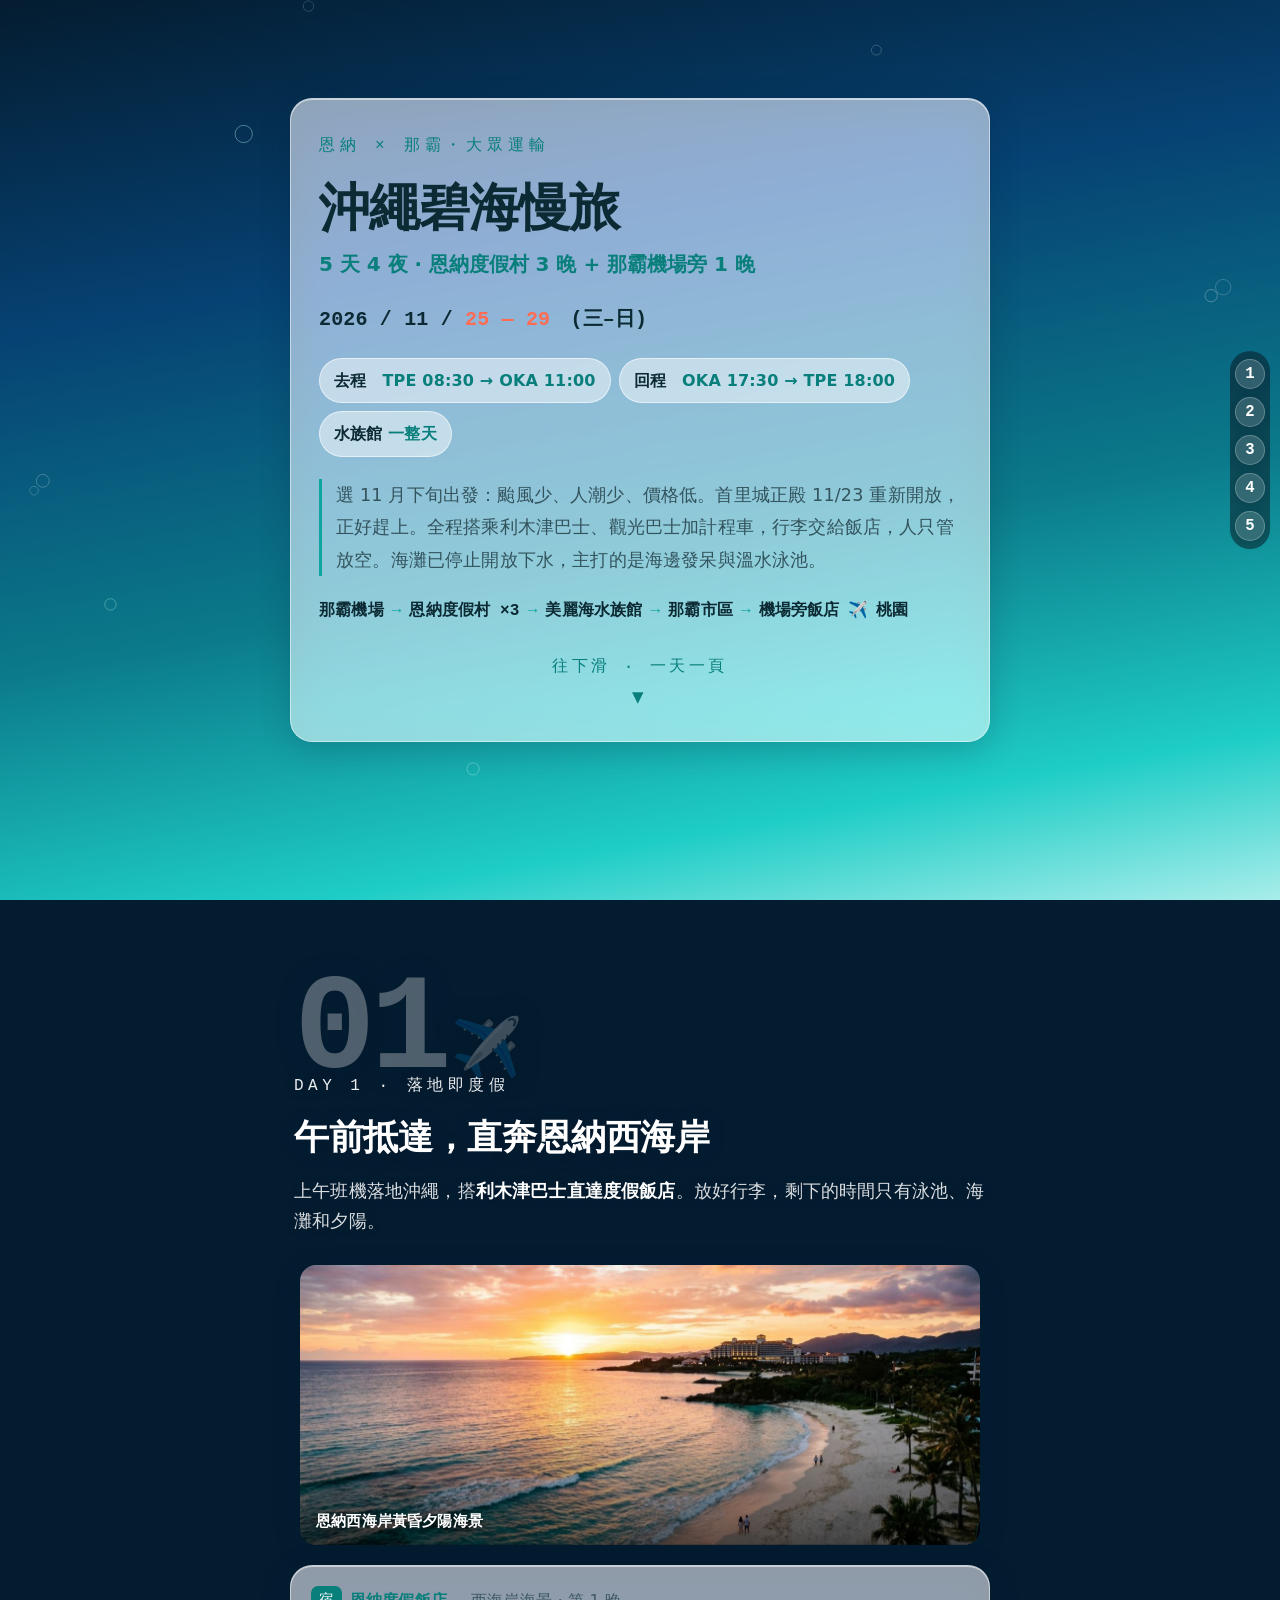
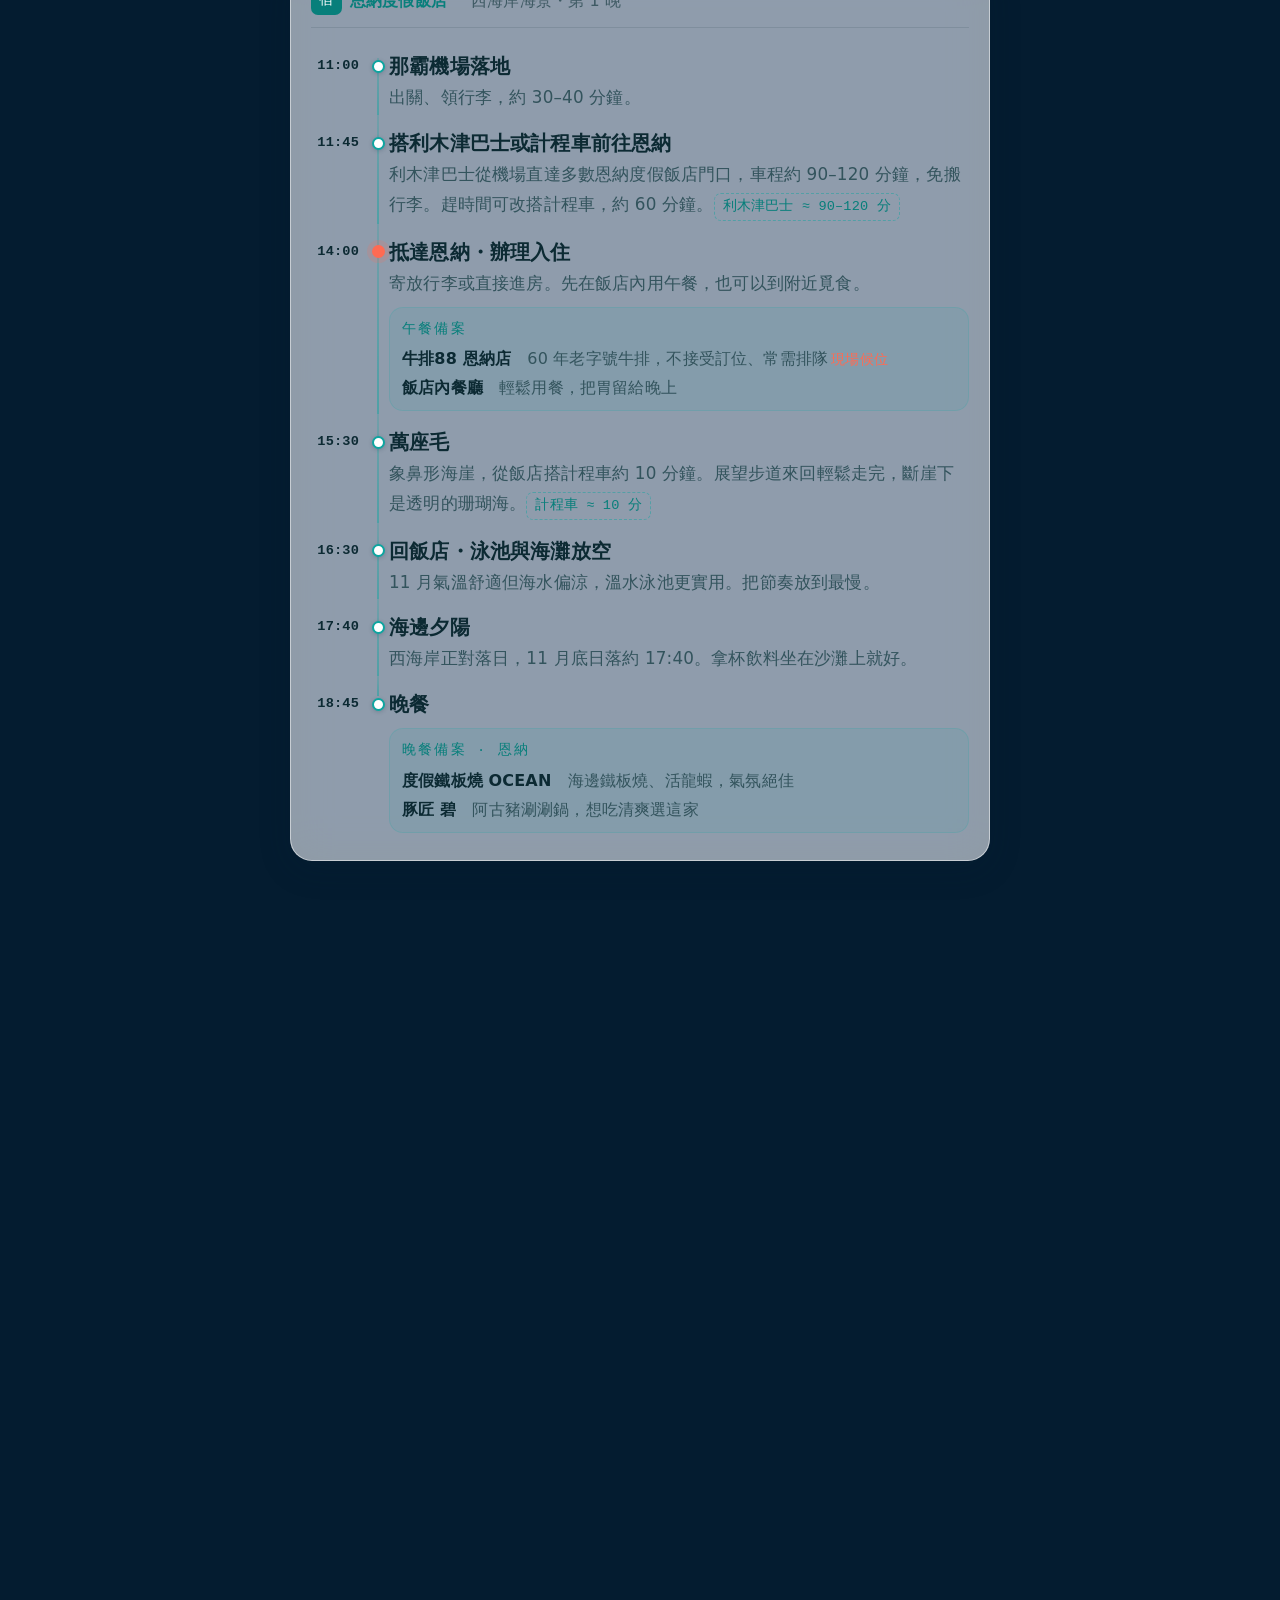
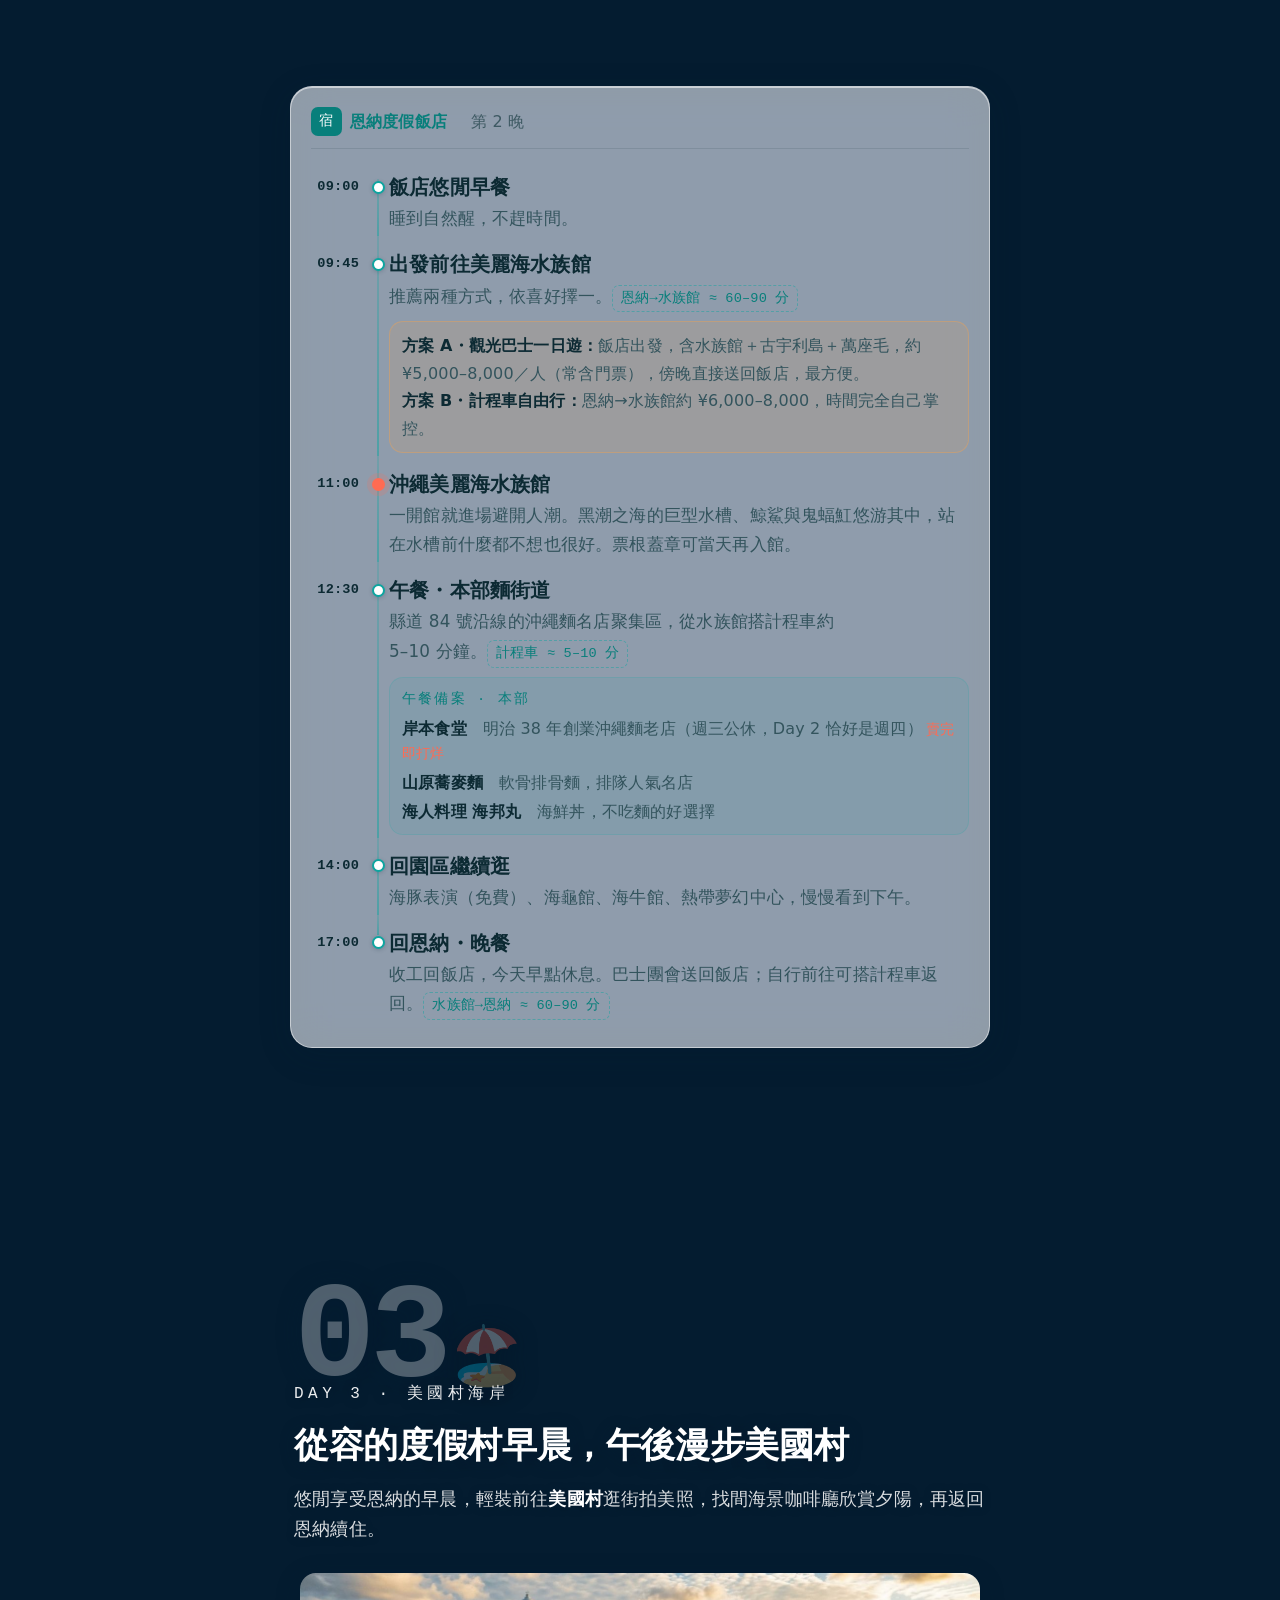
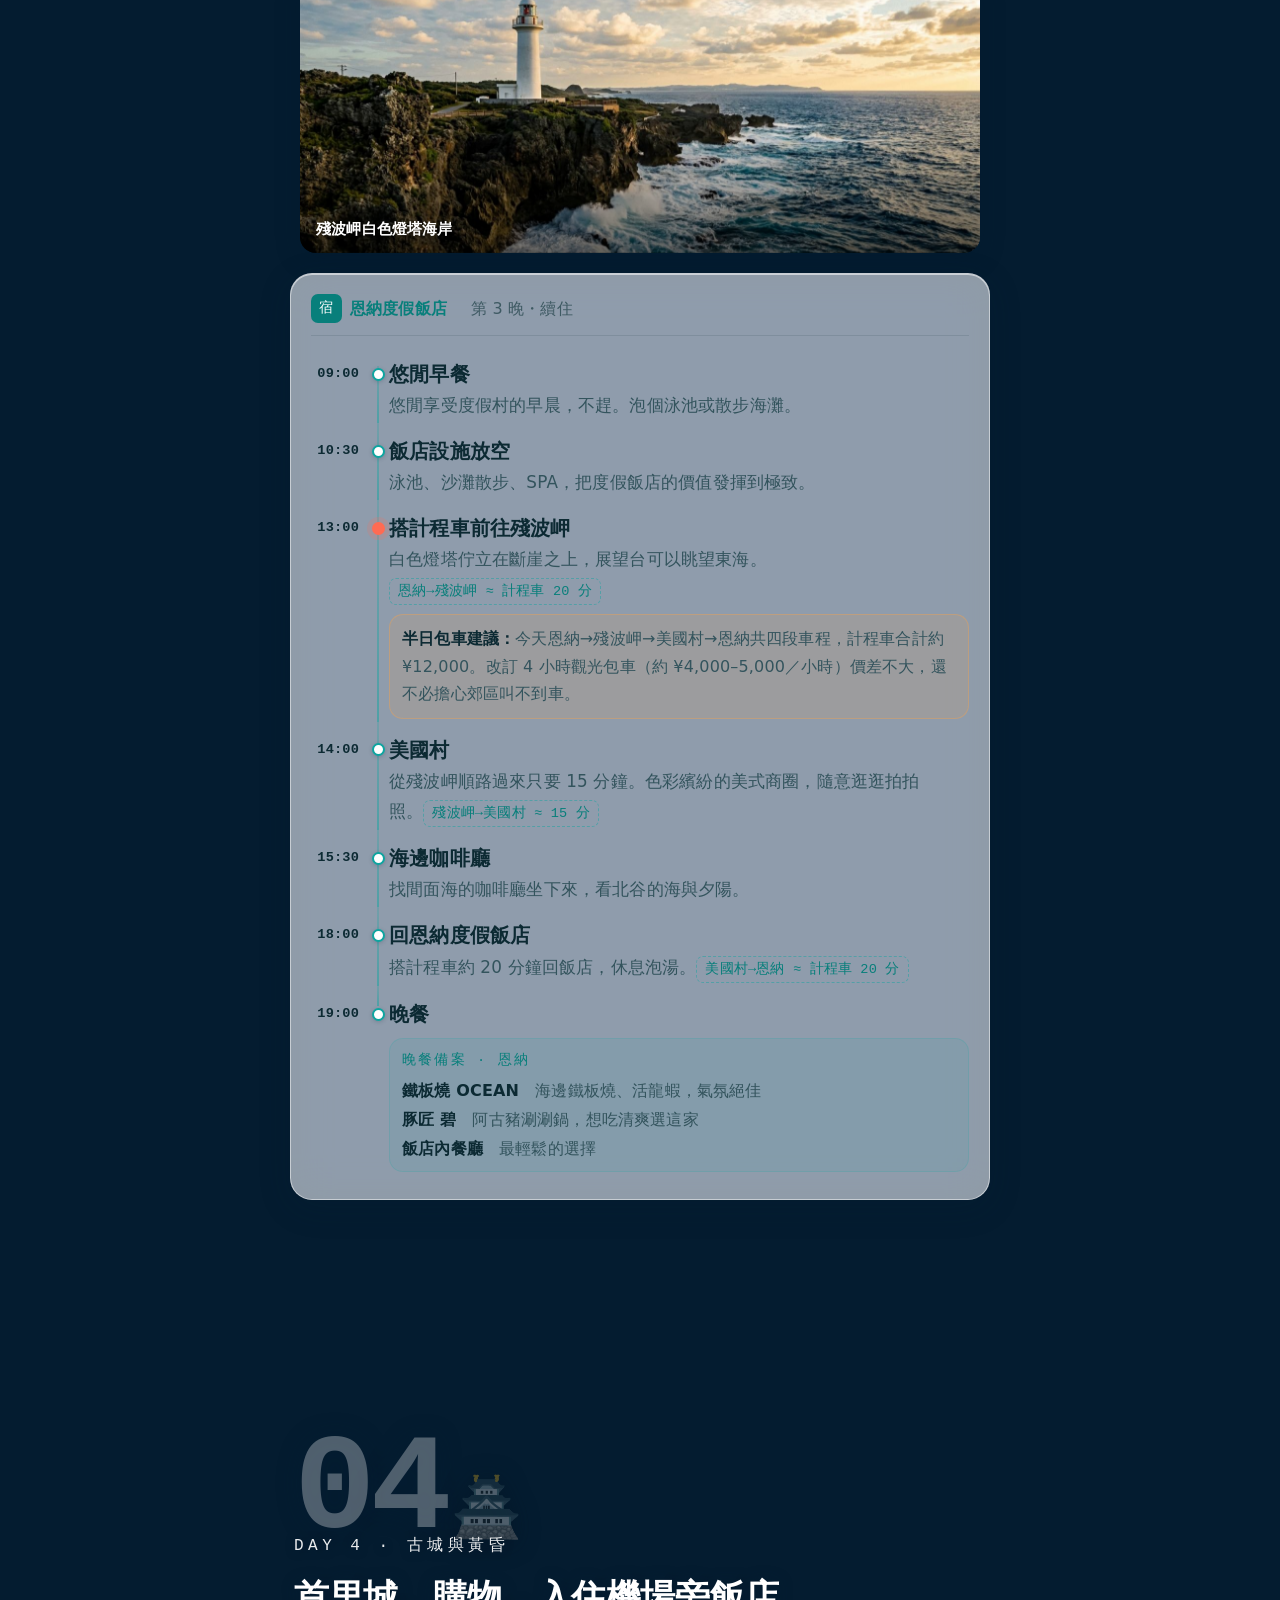
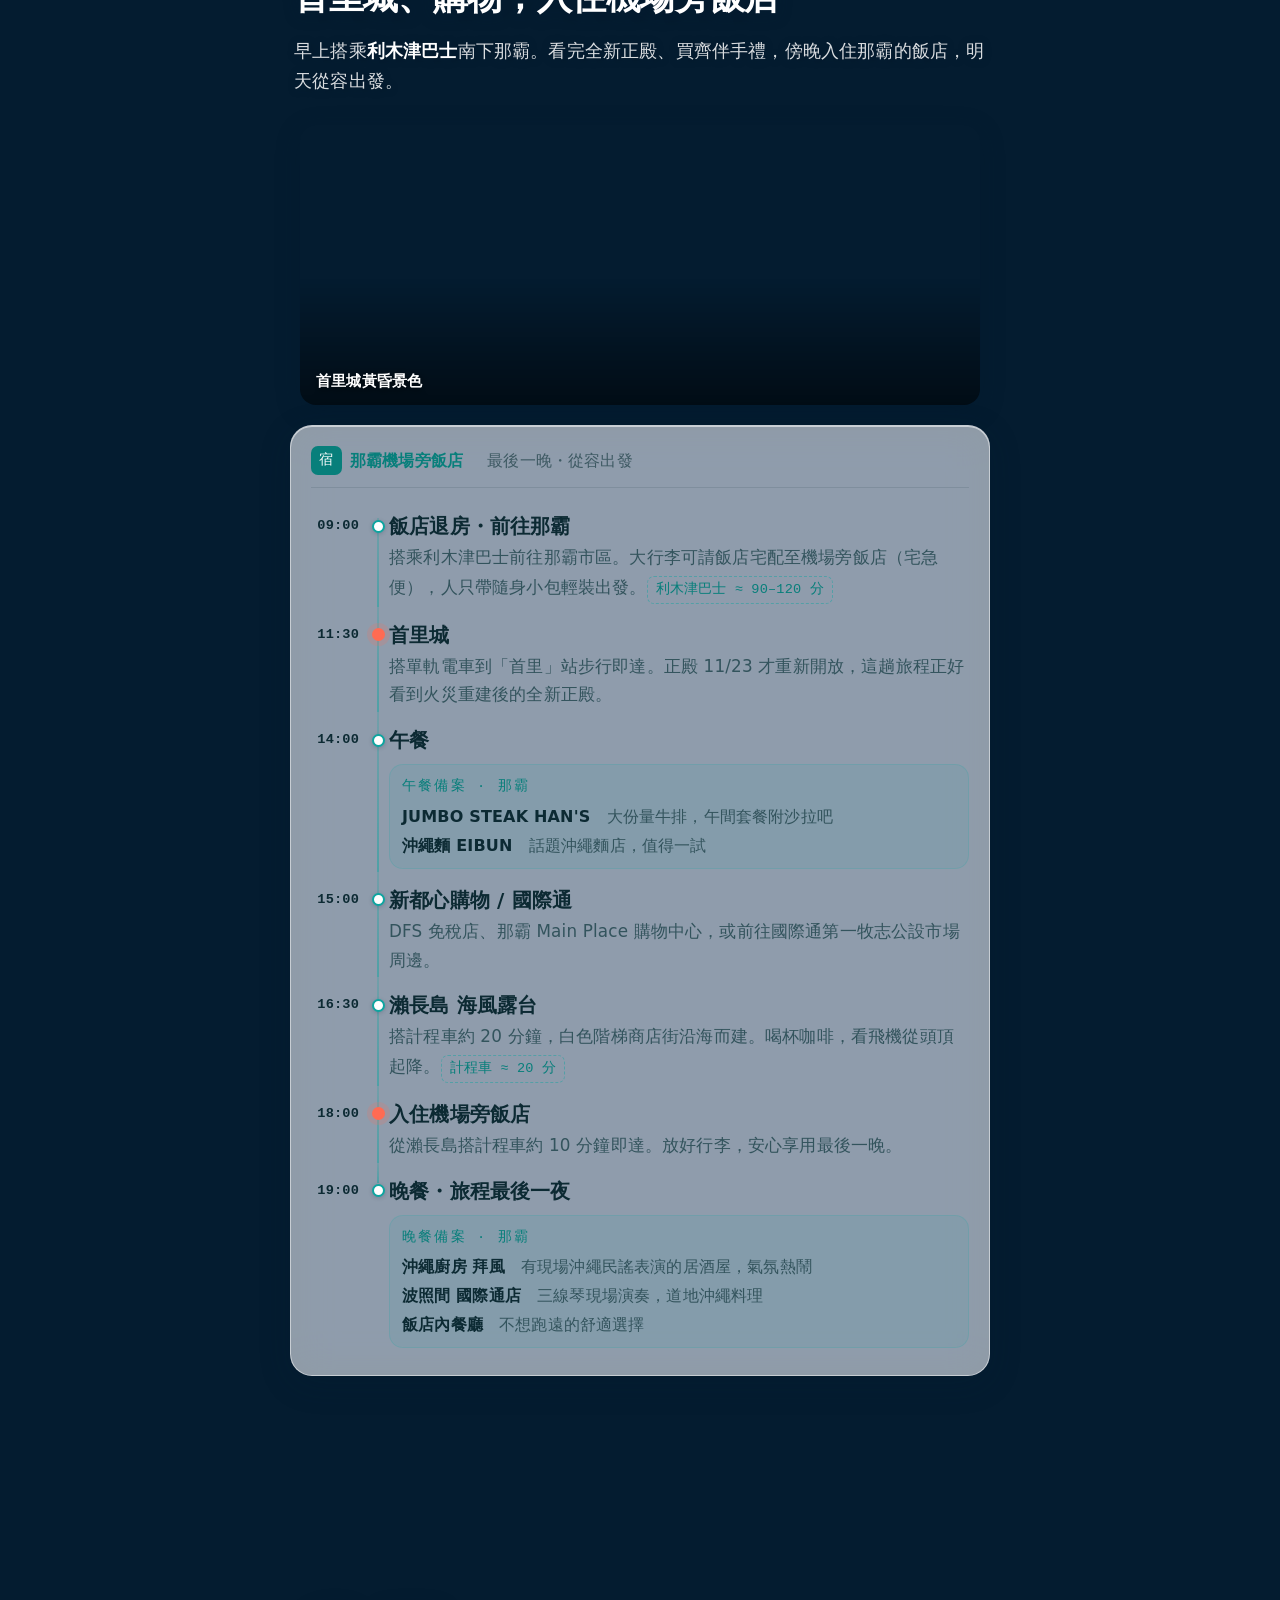
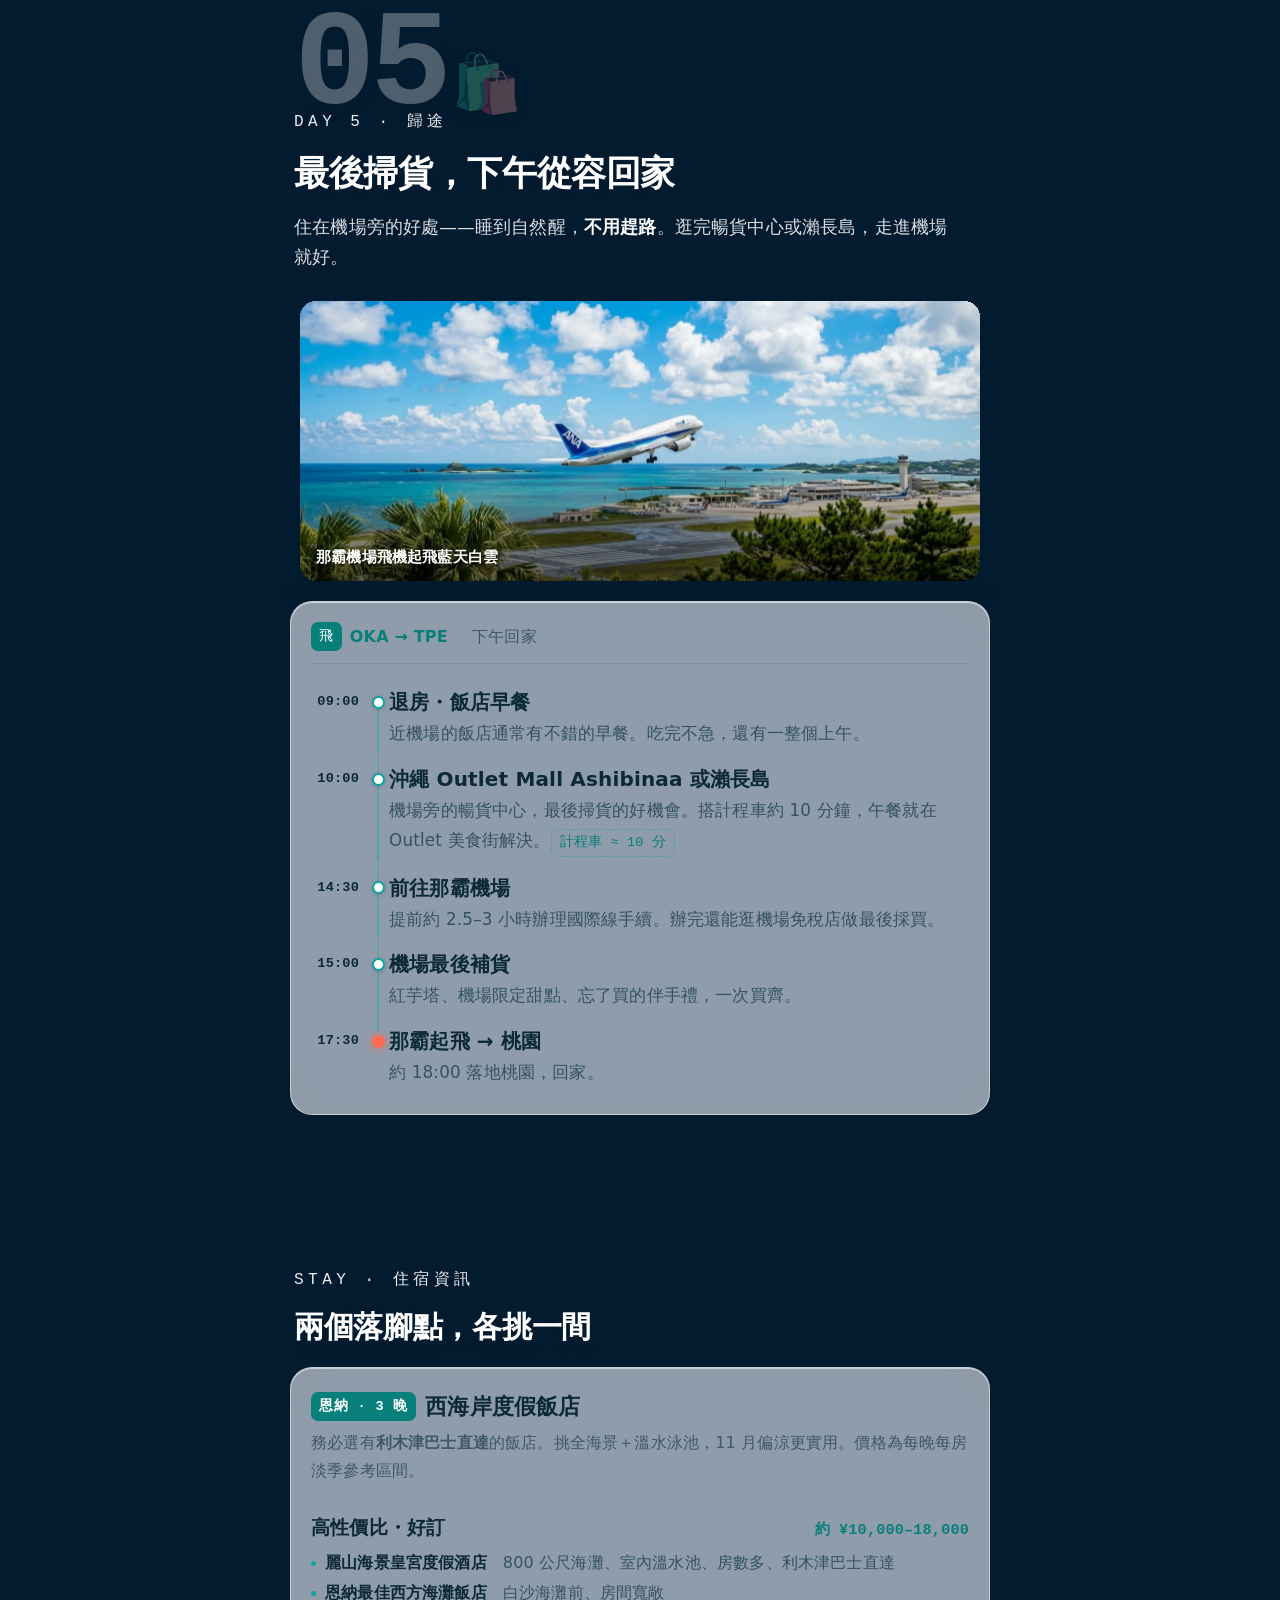
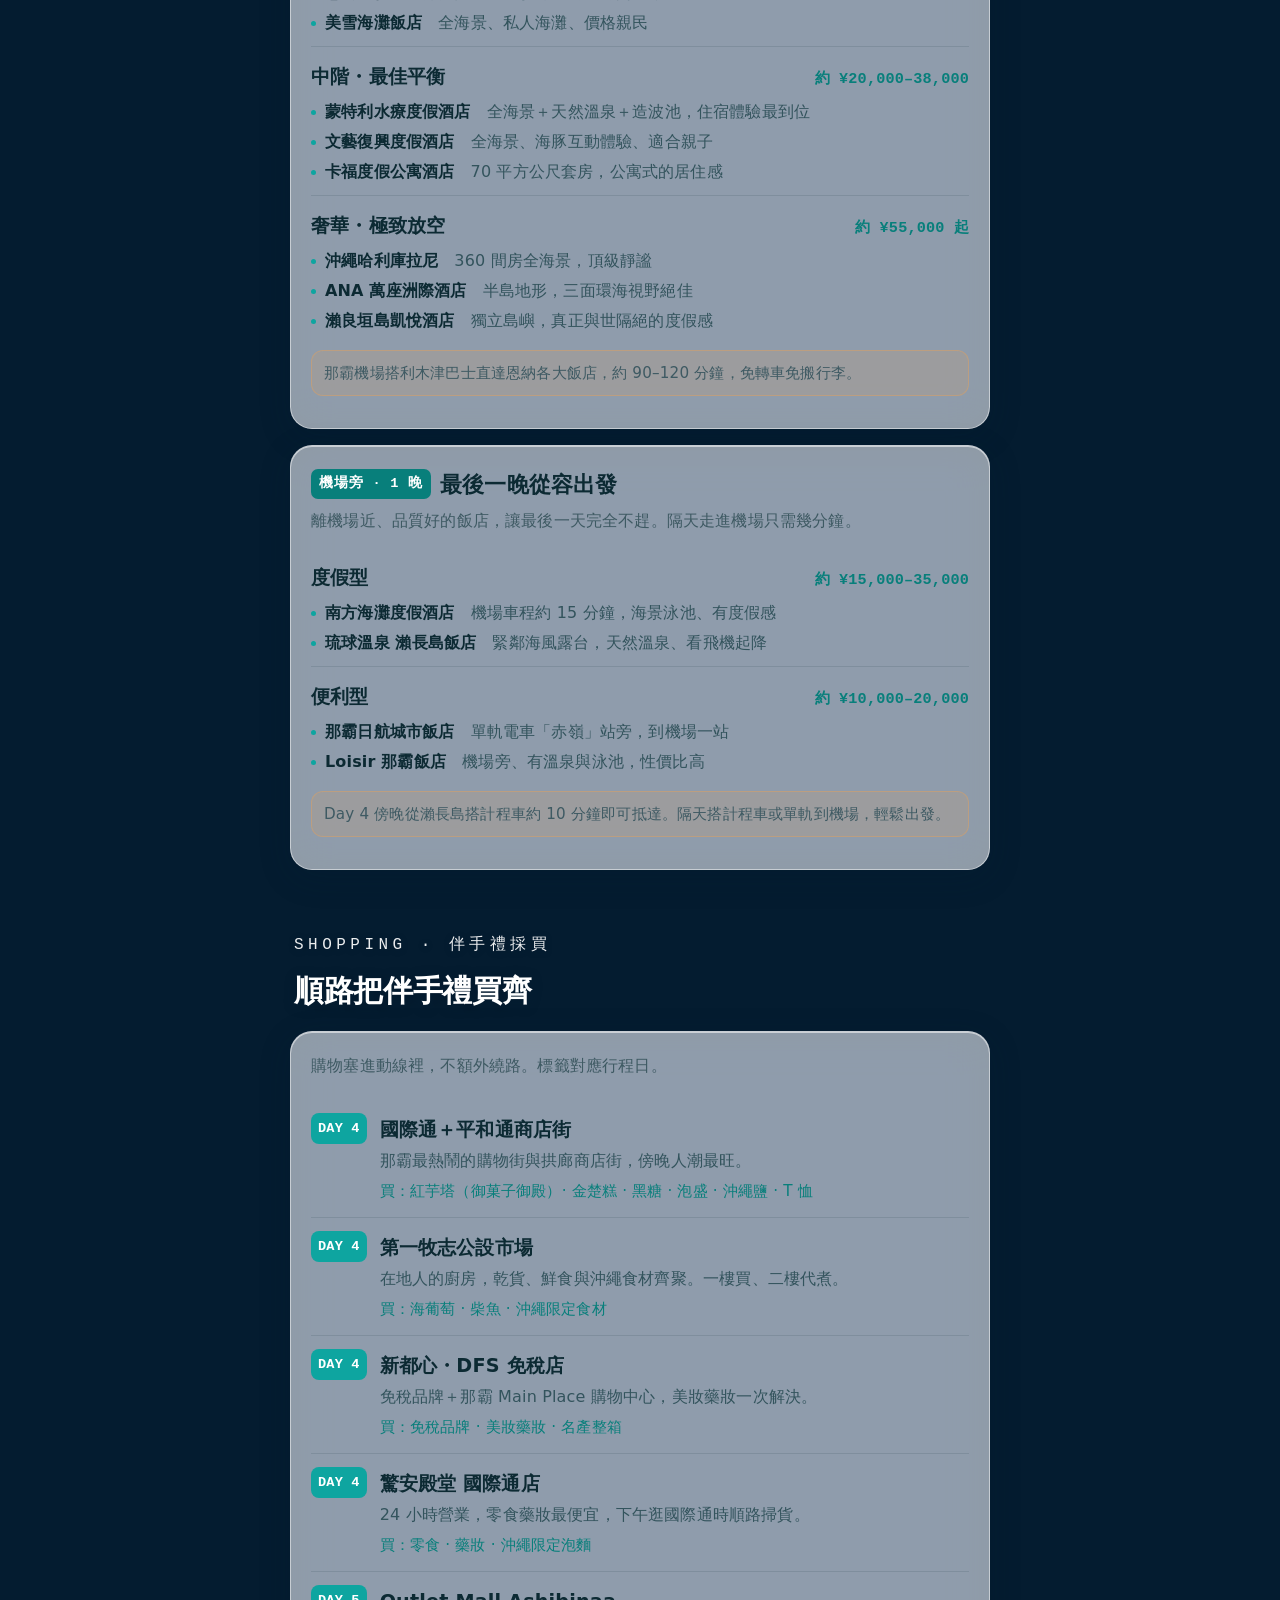
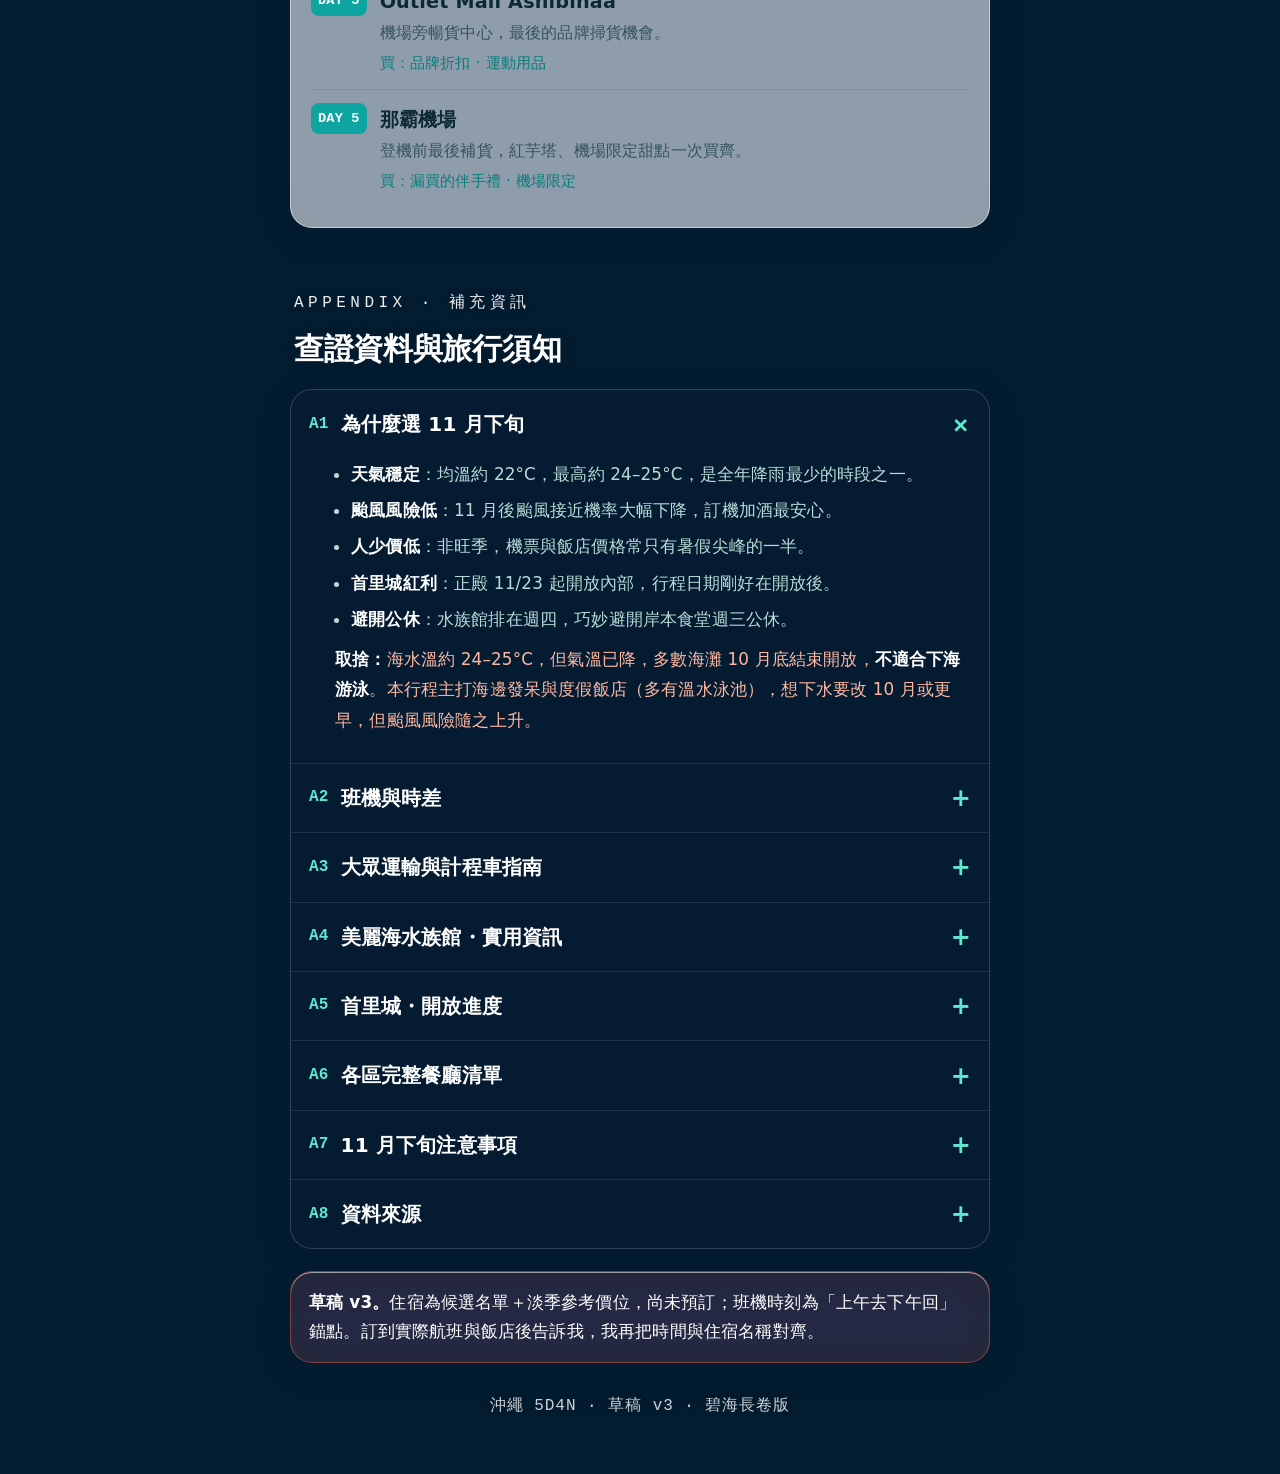
<file: 2026okinawa/index.html>
﻿<!DOCTYPE html>
<html lang="zh-Hant">
<head>
<meta charset="UTF-8">
<meta name="viewport" content="width=device-width, initial-scale=1.0, viewport-fit=cover">
<title>沖繩 5天4夜・恩納 × 那霸｜2026.11.25–29</title>
<meta name="theme-color" content="#064273">
<style>
  :root{
    --sans:-apple-system,BlinkMacSystemFont,"SF Pro Text","SF Pro Display","Helvetica Neue","PingFang TC","Microsoft JhengHei",system-ui,sans-serif;
    --mono:ui-monospace,"SF Mono","Menlo","Roboto Mono",monospace;
    --ink:#0c2a33;
    --ink-soft:#33545d;
    --ink-faint:#3e5a63;
    --line:rgba(12,42,51,.12);
    --glass:rgba(255,255,255,.56);
    --glass-strong:rgba(255,255,255,.72);
    --glass-dark:rgba(6,28,48,.78);
    --accent:#0ea5a0;
    --accent-deep:#087f7b;
    --coral:#ff6b53;
    --gold:#f0a050;
    --radius:22px;
  }
  *{box-sizing:border-box;-webkit-tap-highlight-color:transparent;}
  html{scroll-behavior:smooth;}
  body{
    margin:0;color:var(--ink);font-family:var(--sans);
    line-height:1.72;font-size:1.05rem;letter-spacing:.01em;line-break:strict;
    -webkit-font-smoothing:antialiased;text-rendering:optimizeLegibility;
    padding-bottom:40px;overflow-x:hidden;background:#041c30;
  }

  /* ===== 每日天空漸變 ===== */
  .sky{position:fixed;inset:0;z-index:-3;}
  .skyl{position:absolute;inset:0;opacity:0;transition:opacity 1.6s ease;}
  .skyl.on{opacity:1;}
  .sky-hero{background:linear-gradient(170deg,#041c30 0%,#064273 30%,#0b7a8a 60%,#1ecdc6 85%,#a8edea 100%);}
  .sky-d1{background:linear-gradient(170deg,#052a4a 0%,#0b6e8a 35%,#1cb5a0 65%,#f0d08a 92%,#f5b04a 100%);}
  .sky-d2{background:linear-gradient(170deg,#020e2a 0%,#041e50 32%,#063a78 58%,#0a5590 78%,#1088b0 100%);}
  .sky-d3{background:linear-gradient(170deg,#064273 0%,#0a8a7a 38%,#30c9a0 68%,#b8e8c8 90%,#e0f5e8 100%);}
  .sky-d4{background:linear-gradient(170deg,#1a0a30 0%,#3a1860 30%,#8a3070 55%,#e06040 78%,#f5b040 100%);}
  .sky-d5{background:linear-gradient(170deg,#0a2040 0%,#2a4a6a 35%,#6a8090 60%,#c0b8a0 80%,#e8dcc0 100%);}
  #ocean-canvas{position:fixed;inset:0;z-index:-1;pointer-events:none;}

  .wrap{max-width:740px;margin:0 auto;padding:0 20px;}

  .glass{
    background:var(--glass);
    -webkit-backdrop-filter:blur(22px) saturate(180%);
    backdrop-filter:blur(22px) saturate(180%);
    border:1px solid rgba(255,255,255,.5);
    border-radius:var(--radius);
    box-shadow:0 8px 32px rgba(4,28,48,.2),inset 0 1px 0 rgba(255,255,255,.55);
  }

  /* ===== hero ===== */
  header.hero{min-height:94svh;display:flex;align-items:center;padding:max(34px,env(safe-area-inset-top)) 0 40px;}
  .hero .glass{padding:34px 28px 30px;}
  .eyebrow{font-family:var(--mono);font-size:1rem;letter-spacing:.3em;text-transform:uppercase;color:var(--accent-deep);margin:0 0 18px;}
  .hero h1{font-size:clamp(2.1rem,8.5vw,3.2rem);font-weight:800;line-height:1.1;margin:0;letter-spacing:-.02em;text-wrap:balance;}
  .hero h1 small{display:block;font-size:clamp(1.1rem,3.2vw,1.25rem);font-weight:600;color:var(--accent-deep);margin-top:14px;letter-spacing:0;line-height:1.5;}
  .hero .dates{font-family:var(--mono);font-size:clamp(1.05rem,4vw,1.25rem);font-weight:700;margin:24px 0 0;color:var(--ink);}
  .hero .dates b{color:var(--coral);}
  .seg{display:flex;flex-wrap:wrap;gap:8px;margin-top:20px;}
  .seg span{font-size:1rem;font-weight:600;padding:8px 14px;border-radius:999px;background:rgba(255,255,255,.48);border:1px solid rgba(255,255,255,.55);color:var(--ink);}
  .seg span b{color:var(--accent-deep);}
  .hook{margin:22px 0 0;padding-left:14px;border-left:3px solid var(--accent);color:var(--ink-soft);font-size:1.1rem;line-height:1.85;}
  .route{display:flex;flex-wrap:wrap;align-items:center;gap:8px;margin-top:22px;font-family:var(--mono);font-size:1rem;color:var(--ink-soft);}
  .route b{color:var(--ink);}
  .route i{color:var(--accent);font-style:normal;}
  .scrolldown{display:flex;flex-direction:column;align-items:center;gap:6px;margin-top:28px;color:var(--accent-deep);font-family:var(--mono);font-size:1rem;letter-spacing:.22em;}
  .scrolldown .arr{font-size:1.45rem;line-height:1;animation:bob 2.4s ease-in-out infinite;}
  @keyframes bob{0%,100%{transform:translateY(0);}50%{transform:translateY(8px);}}

  /* ===== scene illustrations (images per day) ===== */
  .scene{position:relative;width:100%;max-width:680px;margin:0 auto 20px;overflow:hidden;border-radius:16px;box-shadow:0 6px 24px rgba(4,28,48,.3);}
  .scene img{width:100%;height:280px;object-fit:cover;display:block;}
  .scene::after{content:"";position:absolute;inset:0;background:linear-gradient(transparent 55%,rgba(0,0,0,.55));pointer-events:none;z-index:1;}
  .scene .cap{position:absolute;left:16px;bottom:12px;z-index:2;color:#fff;font-size:.95rem;font-weight:700;text-shadow:0 2px 8px rgba(0,0,0,.7);line-height:1.5;}

  /* ===== day sections ===== */
  .dsec{min-height:100svh;padding:14svh 0 10svh;scroll-margin-top:0;position:relative;}
  .dhead{position:relative;margin-bottom:28px;padding-left:4px;}
  .dhead .big{font-family:var(--mono);font-weight:800;font-size:clamp(4.8rem,22vw,8.5rem);line-height:.88;color:rgba(255,255,255,.3);letter-spacing:-.04em;text-shadow:0 2px 24px rgba(4,28,48,.35);user-select:none;}
  .dhead .ttl{position:relative;margin-top:-1.1em;}
  .dhead .lbl{font-family:var(--mono);font-size:1rem;letter-spacing:.28em;text-transform:uppercase;color:rgba(255,255,255,.92);margin:0 0 6px;text-shadow:0 1px 8px rgba(4,28,48,.5);}
  .dhead h2{font-size:clamp(1.5rem,6vw,2.2rem);font-weight:800;margin:0;color:#fff;letter-spacing:-.01em;text-shadow:0 2px 16px rgba(4,28,48,.45);text-wrap:balance;}
  .dhead .sub{margin:10px 0 0;color:rgba(255,255,255,.85);font-size:1.1rem;line-height:1.7;text-shadow:0 1px 8px rgba(4,28,48,.4);}
  .dhead .sub b{color:#fff;}

  .day{padding:20px 20px 10px;margin-bottom:16px;}
  .day-stay{display:flex;flex-wrap:wrap;align-items:center;gap:4px 8px;font-size:1rem;color:var(--ink-faint);padding-bottom:12px;border-bottom:1px solid var(--line);margin-bottom:4px;}
  .day-stay b{color:var(--accent-deep);font-weight:700;}
  .day-stay .tag{font-family:var(--mono);font-size:0.85rem;color:#fff;background:var(--accent-deep);padding:3px 8px;border-radius:7px;letter-spacing:.06em;}

  .tl{position:relative;padding:6px 0 14px;}
  .stop{position:relative;padding:13px 0 3px 78px;}
  .stop::before{content:"";position:absolute;left:66px;top:0;bottom:0;width:2px;background:linear-gradient(rgba(14,165,160,.22),rgba(14,165,160,.5));}
  .stop:first-child::before{top:20px;}
  .stop:last-child::before{height:20px;bottom:auto;}
  .stop .node{position:absolute;left:60.5px;top:calc(6.5px + .9375rem);width:13px;height:13px;border-radius:50%;background:#fff;border:2px solid var(--accent);z-index:2;box-shadow:0 1px 4px rgba(4,28,48,.2);}
  .stop.key .node{background:var(--coral);border-color:var(--coral);box-shadow:0 0 0 5px rgba(255,107,83,.18);}
  .stop .time{position:absolute;left:0;top:13px;line-height:calc(1.25rem * 1.5);width:48px;text-align:right;font-family:var(--mono);font-size:0.85rem;font-weight:700;color:var(--ink);}
  .stop h4{margin:0 0 2px;font-size:1.25rem;line-height:1.5;font-weight:700;}
  .stop p{margin:0;color:var(--ink-soft);font-size:1.05rem;}
  .transit{display:inline-block;margin-top:4px;font-family:var(--mono);font-size:0.85rem;color:var(--accent-deep);border:1px dashed rgba(14,165,160,.45);border-radius:7px;padding:1px 8px;white-space:nowrap;}
  .meal{margin-top:9px;background:rgba(14,165,160,.08);border:1px solid rgba(14,165,160,.16);border-radius:14px;padding:10px 12px;}
  .meal .mh{font-family:var(--mono);font-size:0.85rem;letter-spacing:.16em;text-transform:uppercase;color:var(--accent-deep);margin:0 0 6px;}
  .meal ul{margin:0;padding:0;list-style:none;display:flex;flex-direction:column;gap:5px;}
  .meal li{font-size:1rem;color:var(--ink-soft);line-height:1.5;}
  .meal li b{color:var(--ink);}
  .meal li .t{font-family:var(--mono);font-size:0.85rem;color:var(--coral);margin-left:3px;}
  .planb{margin-top:9px;background:rgba(240,160,80,.14);border:1px solid rgba(240,160,80,.4);border-radius:14px;padding:10px 12px;font-size:1rem;color:var(--ink-soft);}
  .planb b{color:var(--ink);}

  /* ===== stay / shop / appendix ===== */
  .sec{padding-top:46px;scroll-margin-top:14px;}
  .sec>.lbl{font-family:var(--mono);font-size:1rem;letter-spacing:.28em;text-transform:uppercase;color:rgba(255,255,255,.92);margin:0 0 6px;padding-left:4px;text-shadow:0 1px 6px rgba(4,28,48,.4);}
  .sec>h2{font-size:clamp(1.4rem,5.4vw,1.9rem);font-weight:800;margin:0 0 14px;color:#fff;padding-left:4px;letter-spacing:-.01em;text-shadow:0 2px 12px rgba(4,28,48,.35);}
  .card{padding:20px 20px 16px;margin-bottom:16px;}
  .card h3.area{font-size:1.35rem;font-weight:700;margin:0 0 4px;display:flex;flex-wrap:wrap;align-items:center;gap:6px 9px;}
  .card h3.area .pin{font-family:var(--mono);font-size:0.85rem;color:#fff;background:var(--accent-deep);padding:3px 8px;border-radius:7px;letter-spacing:.06em;white-space:nowrap;flex:none;}
  .card .note{font-size:1rem;color:var(--ink-faint);margin:0 0 14px;}
  .tier{border-top:1px solid var(--line);padding:13px 0 3px;}
  .tier:first-of-type{border-top:none;}
  .tier .th{display:flex;align-items:baseline;gap:8px;margin-bottom:7px;}
  .tier .th .name{font-weight:700;font-size:1.2rem;}
  .tier .th .px{margin-left:auto;font-family:var(--mono);font-size:0.95rem;font-weight:700;color:var(--accent-deep);white-space:nowrap;}
  .tier ul{margin:0 0 8px;padding:0;list-style:none;display:flex;flex-direction:column;gap:6px;}
  .tier li{font-size:1rem;color:var(--ink-soft);line-height:1.5;padding-left:14px;position:relative;}
  .tier li::before{content:"";position:absolute;left:0;top:.62em;width:5px;height:5px;border-radius:50%;background:var(--accent);}
  .tier li b{color:var(--ink);font-weight:600;}
  .pxbar{font-size:0.95rem;color:var(--ink-faint);background:rgba(240,160,80,.14);border:1px solid rgba(240,160,80,.38);border-radius:12px;padding:9px 12px;margin-top:6px;}

  .shoplist{padding:6px 0 4px;}
  .shop{display:flex;gap:13px;padding:13px 0;border-top:1px solid var(--line);}
  .shop:first-child{border-top:none;}
  .shop .when{font-family:var(--mono);font-size:0.85rem;font-weight:700;color:#fff;background:var(--accent);border-radius:8px;padding:4px 7px;height:fit-content;white-space:nowrap;}
  .shop .when.opt{background:var(--ink-faint);}
  .shop h4{margin:0 0 3px;font-size:1.2rem;font-weight:700;}
  .shop p{margin:0;font-size:1rem;color:var(--ink-soft);line-height:1.55;}
  .shop .buy{display:block;margin-top:4px;font-size:0.95rem;color:var(--accent-deep);}

  .supp .panel{background:var(--glass-dark);-webkit-backdrop-filter:blur(22px) saturate(160%);backdrop-filter:blur(22px) saturate(160%);border:1px solid rgba(255,255,255,.18);border-radius:var(--radius);box-shadow:0 8px 30px rgba(4,28,48,.28);overflow:hidden;color:#d8f0ec;}
  .supp details{border-bottom:1px solid rgba(255,255,255,.1);}
  .supp details:last-child{border-bottom:none;}
  .supp summary{cursor:pointer;list-style:none;padding:17px 18px;font-weight:700;font-size:1.25rem;color:#fff;display:flex;align-items:center;gap:12px;}
  .supp summary::-webkit-details-marker{display:none;}
  .supp summary .ix{font-family:var(--mono);font-size:1rem;color:#5ee8d0;}
  .supp summary .pl{margin-left:auto;font-size:1.5rem;color:#5ee8d0;transition:transform .25s;line-height:1;}
  .supp details[open] summary .pl{transform:rotate(45deg);}
  .supp .body{padding:0 18px 18px 44px;color:#b8dcd6;font-size:1.05rem;line-height:1.8;}
  .supp .body p{margin:0 0 10px;}
  .supp .body ul{margin:0 0 10px;padding-left:16px;}
  .supp .body li{margin:0 0 6px;}
  .supp .body b{color:#fff;}
  .supp .body .warn{color:#ffb8a0;}
  .supp .body .m{color:#5ee8d0;font-family:var(--mono);}
  .dt{width:100%;border-collapse:collapse;font-size:1rem;margin:2px 0 10px;font-variant-numeric:tabular-nums;}
  .dt td{border-bottom:1px solid rgba(255,255,255,.1);padding:7px 5px;vertical-align:top;}
  .dt td:first-child{color:#fff;font-family:var(--mono);width:40%;}

  .draft{padding:16px 18px;margin:22px 0 0;background:rgba(255,107,83,.14);border:1px solid rgba(255,107,83,.4);border-radius:var(--radius);}
  .draft,.draft *{color:#fff;}

  /* ===== 右側日程導覽 ===== */
  .rail{position:fixed;right:10px;top:50%;transform:translateY(-50%);z-index:50;display:flex;flex-direction:column;gap:8px;
    padding:8px 5px;border-radius:999px;background:rgba(10,20,30,.5);
    -webkit-backdrop-filter:blur(10px);backdrop-filter:blur(10px);}
  .rail a{display:flex;align-items:center;justify-content:center;width:30px;height:30px;border-radius:50%;
    background:rgba(255,255,255,.16);border:1px solid rgba(255,255,255,.25);
    font-family:var(--mono);font-size:0.98rem;font-weight:700;color:#fff;text-decoration:none;
    transition:all .35s;box-shadow:0 2px 8px rgba(4,28,48,.2);}
  .rail a.active{background:rgba(255,255,255,.92);color:var(--accent-deep);transform:scale(1.28);box-shadow:0 3px 14px rgba(4,28,48,.35);}
  

  footer.foot{text-align:center;color:rgba(255,255,255,.8);font-family:var(--mono);font-size:1rem;letter-spacing:.06em;padding:30px 0 14px;text-shadow:0 1px 6px rgba(4,28,48,.4);}

  :focus-visible{outline:3px solid #fff;outline-offset:2px;border-radius:6px;}
  .reveal{opacity:0;transform:translateY(24px);transition:opacity .65s ease,transform .65s ease;}
  .reveal.in{opacity:1;transform:none;}
  @media(prefers-reduced-motion:reduce){
    .reveal{opacity:1;transform:none;transition:none;}
    html{scroll-behavior:auto;}
    .scrolldown .arr{animation:none;}
    .skyl{transition:none;}
  }
  @media(max-width:520px){
    .stop{padding-left:64px;}
    .stop::before{left:52px;}
    .stop .node{left:46.5px;}
    .stop .time{width:42px;font-size:.8rem;}
  }

  @media(max-width:600px){
    :root{--glass:rgba(255,255,255,.8);}
    .glass{-webkit-backdrop-filter:blur(12px) saturate(160%);backdrop-filter:blur(12px) saturate(160%);}
  }
  @supports not (backdrop-filter:blur(1px)){
    .glass{background:rgba(255,255,255,.93);}
  }

  p{text-wrap:pretty;}
  .nb{white-space:nowrap;}

  .dhead .big .emo{font-size:.42em;letter-spacing:0;vertical-align:baseline;margin-left:.08em;filter:drop-shadow(0 2px 8px rgba(0,0,0,.3));}


  @media(max-width:600px){
    .rail{right:auto;left:50%;top:auto;bottom:12px;transform:translateX(-50%);
      flex-direction:row;gap:8px;padding:6px 10px;border-radius:999px;
      background:rgba(10,20,30,.6);
      -webkit-backdrop-filter:blur(10px);backdrop-filter:blur(10px);}
    .rail a{width:38px;height:38px;font-size:.95rem;
      background:rgba(255,255,255,.16);color:#fff;}
    .rail a.active{background:#fff;color:var(--accent-deep);transform:none;}
    body{padding-bottom:88px;}
    .dsec{min-height:auto;padding:9svh 0 7svh;}
    .dhead .lbl,.sec>.lbl{letter-spacing:.15em;}
  }

  @media(prefers-reduced-motion:no-preference){
    .reveal.in .scene img,.scene.reveal.in img{animation:kb 9s ease-out both;}
    @keyframes kb{from{transform:scale(1.06);}to{transform:scale(1);}}
  }

  #pbar{position:fixed;top:0;left:0;height:3px;width:0;background:var(--accent);z-index:99;}
  /* iPhone 15 Pro（393px）窄幅調校 */
  @media(max-width:430px){
    .wrap{padding:0 14px;}
    .day{padding:16px 14px 8px;}
    .stop{padding-left:58px;}
    .stop::before{left:47px;}
    .stop .node{left:41.5px;}
    .stop .time{width:38px;font-size:.78rem;}
    .scene img{height:200px;}
    .hero .glass{padding:26px 20px 24px;}
    .seg span{white-space:nowrap;font-size:.88rem;padding:7px 11px;}
    .eyebrow{letter-spacing:.16em;white-space:nowrap;}
  }
</style>
</head>
<body>
<div id="pbar"></div>

<div class="sky" aria-hidden="true">
  <div class="skyl sky-hero on" data-sky="hero"></div>
  <div class="skyl sky-d1" data-sky="d1"></div>
  <div class="skyl sky-d2" data-sky="d2"></div>
  <div class="skyl sky-d3" data-sky="d3"></div>
  <div class="skyl sky-d4" data-sky="d4"></div>
  <div class="skyl sky-d5" data-sky="d5"></div>
</div>
<canvas id="ocean-canvas" aria-hidden="true"></canvas>

<!-- ============ HERO ============ -->
<header class="hero" data-day="hero"><div class="wrap reveal">
  <div class="glass">
    <p class="eyebrow">恩納 × 那霸・大眾運輸</p>
    <h1>沖繩碧海慢旅<small>5 天 4 夜 ‧ 恩納度假村 3 晚 + 那霸機場旁 1 晚</small></h1>
    <p class="dates">2026 / 11 / <b>25 — 29</b>　(三–日)</p>
    <div class="seg">
      <span>去程　<b>TPE 08:30 → OKA 11:00</b></span>
      <span>回程　<b>OKA 17:30 → TPE 18:00</b></span>
      <span>水族館 <b>一整天</b></span>
    </div>
    <p class="hook">選 11 月下旬出發：颱風少、人潮少、價格低。首里城正殿 <span class="nb">11/23</span> 重新開放，正好趕上。全程搭乘利木津巴士、觀光巴士加計程車，行李交給飯店，人只管放空。海灘已停止開放下水，主打的是海邊發呆與溫水泳池。</p>
    <p class="route"><b>那霸機場</b><i>→</i><b>恩納度假村 ×3</b><i>→</i><b>美麗海水族館</b><i>→</i><b>那霸市區</b><i>→</i><b>機場旁飯店</b><i>✈&#xFE0F;</i><b>桃園</b></p>
    <div class="scrolldown"><span>往下滑 · 一天一頁</span><span class="arr">▾</span></div>
  </div>
</div></header>

<main>

  <!-- ============ DAY 1 ============ -->
  <section class="dsec" data-day="d1" id="d1"><div class="wrap">
    <div class="dhead reveal">
      <div class="big">01<span class="emo">✈&#xFE0F;</span></div>
      <div class="ttl">
        <p class="lbl">Day 1 · 落地即度假</p>
        <h2>午前抵達，直奔恩納西海岸</h2>
        <p class="sub">上午班機落地沖繩，搭<b>利木津巴士直達度假飯店</b>。放好行李，剩下的時間只有泳池、海灘和夕陽。</p>
      </div>
    </div>

    <!-- Scene: resort sunset silhouette -->
    <div class="scene reveal">
      <img src="images/day1.jpg" alt="恩納西海岸黃昏夕陽海景">
      <span class="cap">恩納西海岸黃昏夕陽海景</span>
    </div>

    <div class="glass day reveal">
      <div class="day-stay"><span class="tag">宿</span><b>恩納度假飯店</b>　西海岸海景・第 1 晚</div>
      <div class="tl">
        <div class="stop"><span class="time">11:00</span><span class="node"></span><h4>那霸機場落地</h4><p>出關、領行李，約 <span class="nb">30–40 分鐘</span>。</p></div>
        <div class="stop"><span class="time">11:45</span><span class="node"></span><h4>搭利木津巴士或計程車前往恩納</h4><p>利木津巴士從機場直達多數恩納度假飯店門口，車程約 <span class="nb">90–120 分鐘</span>，免搬行李。趕時間可改搭計程車，約 <span class="nb">60 分鐘</span>。<span class="transit">利木津巴士 ≈ <span class="nb">90–120 分</span></span></p></div>
        <div class="stop key"><span class="time">14:00</span><span class="node"></span><h4>抵達恩納・辦理入住</h4><p>寄放行李或直接進房。先在飯店內用午餐，也可以到附近覓食。</p>
          <div class="meal"><p class="mh">午餐備案</p><ul><li><b>牛排88 恩納店</b>　60 年老字號牛排，不接受訂位、常需排隊<span class="t">現場候位</span></li><li><b>飯店內餐廳</b>　輕鬆用餐，把胃留給晚上</li></ul></div>
        </div>
        <div class="stop"><span class="time">15:30</span><span class="node"></span><h4>萬座毛</h4><p>象鼻形海崖，從飯店搭計程車約 <span class="nb">10 分鐘</span>。展望步道來回輕鬆走完，斷崖下是透明的珊瑚海。<span class="transit">計程車 ≈ 10 分</span></p></div>
        <div class="stop"><span class="time">16:30</span><span class="node"></span><h4>回飯店・泳池與海灘放空</h4><p>11 月氣溫舒適但海水偏涼，溫水泳池更實用。把節奏放到最慢。</p></div>
        <div class="stop"><span class="time">17:40</span><span class="node"></span><h4>海邊夕陽</h4><p>西海岸正對落日，11 月底日落約 17:40。拿杯飲料坐在沙灘上就好。</p></div>
        <div class="stop"><span class="time">18:45</span><span class="node"></span><h4>晚餐</h4>
          <div class="meal"><p class="mh">晚餐備案 · 恩納</p><ul><li><b>度假鐵板燒 OCEAN</b>　海邊鐵板燒、活龍蝦，氣氛絕佳</li><li><b>豚匠 碧</b>　阿古豬涮涮鍋，想吃清爽選這家</li></ul></div>
        </div>
      </div>
    </div>
  </div></section>

  <!-- ============ DAY 2 ============ -->
  <section class="dsec" data-day="d2" id="d2"><div class="wrap">
    <div class="dhead reveal">
      <div class="big">02<span class="emo">🐋</span></div>
      <div class="ttl">
        <p class="lbl">Day 2 · 黑潮之海</p>
        <h2>美麗海水族館，一整天慢慢逛</h2>
        <p class="sub">從恩納出發比那霸近一個小時。<b>觀光巴士一日遊</b>最方便，不必自己抓末班車；想自由一點就搭計程車。</p>
      </div>
    </div>

    <!-- Scene: aquarium whale shark -->
    <div class="scene reveal">
      <img src="images/day2.jpg" alt="美麗海水族館黑潮之海鯨鯊" loading="lazy" decoding="async">
      <span class="cap">美麗海水族館黑潮之海鯨鯊</span>
    </div>

    <div class="glass day reveal">
      <div class="day-stay"><span class="tag">宿</span><b>恩納度假飯店</b>　第 2 晚</div>
      <div class="tl">
        <div class="stop"><span class="time">09:00</span><span class="node"></span><h4>飯店悠閒早餐</h4><p>睡到自然醒，不趕時間。</p></div>
        <div class="stop"><span class="time">09:45</span><span class="node"></span><h4>出發前往美麗海水族館</h4><p>推薦兩種方式，依喜好擇一。<span class="transit">恩納→水族館 ≈ <span class="nb">60–90 分</span></span></p>
          <div class="planb"><b>方案 A・觀光巴士一日遊：</b>飯店出發，含水族館＋古宇利島＋萬座毛，約 <span class="nb">¥5,000–8,000</span>／人（常含門票），傍晚直接送回飯店，最方便。<br><b>方案 B・計程車自由行：</b>恩納→水族館約 <span class="nb">¥6,000–8,000</span>，時間完全自己掌控。</div>
        </div>
        <div class="stop key"><span class="time">11:00</span><span class="node"></span><h4>沖繩美麗海水族館</h4><p>一開館就進場避開人潮。黑潮之海的巨型水槽、鯨鯊與鬼蝠魟悠游其中，站在水槽前什麼都不想也很好。票根蓋章可當天再入館。</p></div>
        <div class="stop"><span class="time">12:30</span><span class="node"></span><h4>午餐・本部麵街道</h4><p>縣道 84 號沿線的沖繩麵名店聚集區，從水族館搭計程車約 <span class="nb">5–10 分鐘</span>。<span class="transit">計程車 ≈ <span class="nb">5–10 分</span></span></p>
          <div class="meal"><p class="mh">午餐備案 · 本部</p><ul><li><b>岸本食堂</b>　明治 38 年創業沖繩麵老店（週三公休，Day 2 恰好是週四）<span class="t">賣完即打烊</span></li><li><b>山原蕎麥麵</b>　軟骨排骨麵，排隊人氣名店</li><li><b>海人料理 海邦丸</b>　海鮮丼，不吃麵的好選擇</li></ul></div>
        </div>
        <div class="stop"><span class="time">14:00</span><span class="node"></span><h4>回園區繼續逛</h4><p>海豚表演（免費）、海龜館、海牛館、熱帶夢幻中心，慢慢看到下午。</p></div>
        <div class="stop"><span class="time">17:00</span><span class="node"></span><h4>回恩納・晚餐</h4><p>收工回飯店，今天早點休息。巴士團會送回飯店；自行前往可搭計程車返回。<span class="transit">水族館→恩納 ≈ <span class="nb">60–90 分</span></span></p></div>
      </div>
    </div>
  </div></section>

  <!-- ============ DAY 3 ============ -->
  <section class="dsec" data-day="d3" id="d3"><div class="wrap">
    <div class="dhead reveal">
      <div class="big">03<span class="emo">🏖&#xFE0F;</span></div>
      <div class="ttl">
        <p class="lbl">Day 3 · 美國村海岸</p>
        <h2>從容的度假村早晨，午後漫步美國村</h2>
        <p class="sub">悠閒享受恩納的早晨，輕裝前往<b>美國村</b>逛街拍美照，找間海景咖啡廳欣賞夕陽，再返回恩納續住。</p>
      </div>
    </div>

    <!-- Scene: Cape Zanpa lighthouse -->
    <div class="scene reveal">
      <img src="images/day3.jpg" alt="殘波岬白色燈塔海岸" loading="lazy" decoding="async">
      <span class="cap">殘波岬白色燈塔海岸</span>
    </div>

    <div class="glass day reveal">
      <div class="day-stay"><span class="tag">宿</span><b>恩納度假飯店</b>　第 3 晚・續住</div>
      <div class="tl">
        <div class="stop"><span class="time">09:00</span><span class="node"></span><h4>悠閒早餐</h4><p>悠閒享受度假村的早晨，不趕。泡個泳池或散步海灘。</p></div>
        <div class="stop"><span class="time">10:30</span><span class="node"></span><h4>飯店設施放空</h4><p>泳池、沙灘散步、SPA，把度假飯店的價值發揮到極致。</p></div>
        <div class="stop key"><span class="time">13:00</span><span class="node"></span><h4>搭計程車前往殘波岬</h4><p>白色燈塔佇立在斷崖之上，展望台可以眺望東海。<span class="transit">恩納→殘波岬 ≈ 計程車 20 分</span></p>
          <div class="planb"><b>半日包車建議：</b>今天恩納→殘波岬→美國村→恩納共四段車程，計程車合計約 <span class="nb">¥12,000</span>。改訂 <span class="nb">4 小時</span>觀光包車（約 <span class="nb">¥4,000–5,000</span>／小時）價差不大，還不必擔心郊區叫不到車。</div>
        </div>
        <div class="stop"><span class="time">14:00</span><span class="node"></span><h4>美國村</h4><p>從殘波岬順路過來只要 <span class="nb">15 分鐘</span>。色彩繽紛的美式商圈，隨意逛逛拍拍照。<span class="transit">殘波岬→美國村 ≈ 15 分</span></p></div>
        <div class="stop"><span class="time">15:30</span><span class="node"></span><h4>海邊咖啡廳</h4><p>找間面海的咖啡廳坐下來，看北谷的海與夕陽。</p></div>
        <div class="stop"><span class="time">18:00</span><span class="node"></span><h4>回恩納度假飯店</h4><p>搭計程車約 <span class="nb">20 分鐘</span>回飯店，休息泡湯。<span class="transit">美國村→恩納 ≈ 計程車 20 分</span></p></div>
        <div class="stop"><span class="time">19:00</span><span class="node"></span><h4>晚餐</h4>
          <div class="meal"><p class="mh">晚餐備案 · 恩納</p><ul><li><b>鐵板燒 OCEAN</b>　海邊鐵板燒、活龍蝦，氣氛絕佳</li><li><b>豚匠 碧</b>　阿古豬涮涮鍋，想吃清爽選這家</li><li><b>飯店內餐廳</b>　最輕鬆的選擇</li></ul></div>
        </div>
      </div>
    </div>
  </div></section>

  <!-- ============ DAY 4 ============ -->
  <section class="dsec" data-day="d4" id="d4"><div class="wrap">
    <div class="dhead reveal">
      <div class="big">04<span class="emo">🏯</span></div>
      <div class="ttl">
        <p class="lbl">Day 4 · 古城與黃昏</p>
        <h2>首里城、購物，入住機場旁飯店</h2>
        <p class="sub">早上搭乘<b>利木津巴士</b>南下那霸。看完全新正殿、買齊伴手禮，傍晚入住那霸的飯店，明天從容出發。</p>
      </div>
    </div>

    <!-- Scene: Shuri Castle sunset -->
    <div class="scene reveal">
      <img src="images/day4.jpg" alt="首里城黃昏景色" loading="lazy" decoding="async">
      <span class="cap">首里城黃昏景色</span>
    </div>

    <div class="glass day reveal">
      <div class="day-stay"><span class="tag">宿</span><b>那霸機場旁飯店</b>　最後一晚・從容出發</div>
      <div class="tl">
        <div class="stop"><span class="time">09:00</span><span class="node"></span><h4>飯店退房・前往那霸</h4><p>搭乘利木津巴士前往那霸市區。大行李可請飯店宅配至機場旁飯店（宅急便），人只帶隨身小包輕裝出發。<span class="transit">利木津巴士 ≈ <span class="nb">90–120 分</span></span></p></div>
        <div class="stop key"><span class="time">11:30</span><span class="node"></span><h4>首里城</h4><p>搭單軌電車到「首里」站步行即達。正殿 <span class="nb">11/23</span> 才重新開放，這趟旅程正好看到火災重建後的全新正殿。</p></div>
        <div class="stop"><span class="time">14:00</span><span class="node"></span><h4>午餐</h4>
          <div class="meal"><p class="mh">午餐備案 · 那霸</p><ul><li><b>JUMBO STEAK HAN'S</b>　大份量牛排，午間套餐附沙拉吧</li><li><b>沖繩麵 EIBUN</b>　話題沖繩麵店，值得一試</li></ul></div>
        </div>
        <div class="stop"><span class="time">15:00</span><span class="node"></span><h4>新都心購物 / 國際通</h4><p>DFS 免稅店、那霸 Main Place 購物中心，或前往國際通第一牧志公設市場周邊。</p></div>
        <div class="stop"><span class="time">16:30</span><span class="node"></span><h4>瀨長島 海風露台</h4><p>搭計程車約 <span class="nb">20 分鐘</span>，白色階梯商店街沿海而建。喝杯咖啡，看飛機從頭頂起降。<span class="transit">計程車 ≈ 20 分</span></p></div>
        <div class="stop key"><span class="time">18:00</span><span class="node"></span><h4>入住機場旁飯店</h4><p>從瀨長島搭計程車約 <span class="nb">10 分鐘</span>即達。放好行李，安心享用最後一晚。</p></div>
        <div class="stop"><span class="time">19:00</span><span class="node"></span><h4>晚餐・旅程最後一夜</h4>
          <div class="meal"><p class="mh">晚餐備案 · 那霸</p><ul><li><b>沖繩廚房 拜風</b>　有現場沖繩民謠表演的居酒屋，氣氛熱鬧</li><li><b>波照間 國際通店</b>　三線琴現場演奏，道地沖繩料理</li><li><b>飯店內餐廳</b>　不想跑遠的舒適選擇</li></ul></div>
        </div>
      </div>
    </div>
  </div></section>

  <!-- ============ DAY 5 ============ -->
  <section class="dsec" data-day="d5" id="d5"><div class="wrap">
    <div class="dhead reveal">
      <div class="big">05<span class="emo">🛍&#xFE0F;</span></div>
      <div class="ttl">
        <p class="lbl">Day 5 · 歸途</p>
        <h2>最後掃貨，下午從容回家</h2>
        <p class="sub">住在機場旁的好處——睡到自然醒，<b>不用趕路</b>。逛完暢貨中心或瀨長島，走進機場就好。</p>
      </div>
    </div>

    <!-- Scene: airplane departure -->
    <div class="scene reveal">
      <img src="images/day5.jpg" alt="那霸機場飛機起飛藍天白雲" loading="lazy" decoding="async">
      <span class="cap">那霸機場飛機起飛藍天白雲</span>
    </div>

    <div class="glass day reveal">
      <div class="day-stay"><span class="tag">飛</span><b>OKA → TPE</b>　下午回家</div>
      <div class="tl">
        <div class="stop"><span class="time">09:00</span><span class="node"></span><h4>退房・飯店早餐</h4><p>近機場的飯店通常有不錯的早餐。吃完不急，還有一整個上午。</p></div>
        <div class="stop"><span class="time">10:00</span><span class="node"></span><h4>沖繩 Outlet Mall Ashibinaa 或瀨長島</h4><p>機場旁的暢貨中心，最後掃貨的好機會。搭計程車約 <span class="nb">10 分鐘</span>，午餐就在 Outlet 美食街解決。<span class="transit">計程車 ≈ 10 分</span></p></div>
        <div class="stop"><span class="time">14:30</span><span class="node"></span><h4>前往那霸機場</h4><p>提前約 <span class="nb">2.5–3 小時</span>辦理國際線手續。辦完還能逛機場免稅店做最後採買。</p></div>
        <div class="stop"><span class="time">15:00</span><span class="node"></span><h4>機場最後補貨</h4><p>紅芋塔、機場限定甜點、忘了買的伴手禮，一次買齊。</p></div>
        <div class="stop key"><span class="time">17:30</span><span class="node"></span><h4>那霸起飛 → 桃園</h4><p>約 18:00 落地桃園，回家。</p></div>
      </div>
    </div>
  </div></section>

  <!-- ============ 住宿 ============ -->
  <div class="wrap">
  <section class="sec" id="stay">
    <p class="lbl reveal">Stay · 住宿資訊</p>
    <h2 class="reveal">兩個落腳點，各挑一間</h2>

    <div class="glass card reveal">
      <h3 class="area"><span class="pin">恩納 · 3 晚</span>西海岸度假飯店</h3>
      <p class="note">務必選有<b>利木津巴士直達</b>的飯店。挑全海景＋溫水泳池，11 月偏涼更實用。價格為每晚每房淡季參考區間。</p>
      <div class="tier"><div class="th"><span class="name">高性價比・好訂</span><span class="px">約 <span class="nb">¥10,000–18,000</span></span></div>
        <ul><li><b>麗山海景皇宮度假酒店</b>　800 公尺海灘、室內溫水池、房數多、利木津巴士直達</li><li><b>恩納最佳西方海灘飯店</b>　白沙海灘前、房間寬敞</li><li><b>美雪海灘飯店</b>　全海景、私人海灘、價格親民</li></ul></div>
      <div class="tier"><div class="th"><span class="name">中階・最佳平衡</span><span class="px">約 <span class="nb">¥20,000–38,000</span></span></div>
        <ul><li><b>蒙特利水療度假酒店</b>　全海景＋天然溫泉＋造波池，住宿體驗最到位</li><li><b>文藝復興度假酒店</b>　全海景、海豚互動體驗、適合親子</li><li><b>卡福度假公寓酒店</b>　70 平方公尺套房，公寓式的居住感</li></ul></div>
      <div class="tier"><div class="th"><span class="name">奢華・極致放空</span><span class="px">約 <span class="nb">¥55,000</span> 起</span></div>
        <ul><li><b>沖繩哈利庫拉尼</b>　360 間房全海景，頂級靜謐</li><li><b>ANA 萬座洲際酒店</b>　半島地形，三面環海視野絕佳</li><li><b>瀨良垣島凱悅酒店</b>　獨立島嶼，真正與世隔絕的度假感</li></ul></div>
      <p class="pxbar">那霸機場搭利木津巴士直達恩納各大飯店，約 <span class="nb">90–120 分鐘</span>，免轉車免搬行李。</p>
    </div>

    <div class="glass card reveal">
      <h3 class="area"><span class="pin">機場旁 · 1 晚</span>最後一晚從容出發</h3>
      <p class="note">離機場近、品質好的飯店，讓最後一天完全不趕。隔天走進機場只需幾分鐘。</p>
      <div class="tier"><div class="th"><span class="name">度假型</span><span class="px">約 <span class="nb">¥15,000–35,000</span></span></div>
        <ul><li><b>南方海灘度假酒店</b>　機場車程約 <span class="nb">15 分鐘</span>，海景泳池、有度假感</li><li><b>琉球溫泉 瀨長島飯店</b>　緊鄰海風露台，天然溫泉、看飛機起降</li></ul></div>
      <div class="tier"><div class="th"><span class="name">便利型</span><span class="px">約 <span class="nb">¥10,000–20,000</span></span></div>
        <ul><li><b>那霸日航城市飯店</b>　單軌電車「赤嶺」站旁，到機場一站</li><li><b>Loisir 那霸飯店</b>　機場旁、有溫泉與泳池，性價比高</li></ul></div>
      <p class="pxbar">Day 4 傍晚從瀨長島搭計程車約 <span class="nb">10 分鐘</span>即可抵達。隔天搭計程車或單軌到機場，輕鬆出發。</p>
    </div>
  </section>

  <!-- ============ 購物 ============ -->
  <section class="sec" id="shop">
    <p class="lbl reveal">Shopping · 伴手禮採買</p>
    <h2 class="reveal">順路把伴手禮買齊</h2>
    <div class="glass card reveal">
      <p class="note">購物塞進動線裡，不額外繞路。標籤對應行程日。</p>
      <div class="shoplist">
        <div class="shop"><span class="when">DAY 4</span><div><h4>國際通＋平和通商店街</h4><p>那霸最熱鬧的購物街與拱廊商店街，傍晚人潮最旺。</p><span class="buy">買：紅芋塔（御菓子御殿）· 金楚糕 · 黑糖 · 泡盛 · 沖繩鹽 · T 恤</span></div></div>
        <div class="shop"><span class="when">DAY 4</span><div><h4>第一牧志公設市場</h4><p>在地人的廚房，乾貨、鮮食與沖繩食材齊聚。一樓買、二樓代煮。</p><span class="buy">買：海葡萄 · 柴魚 · 沖繩限定食材</span></div></div>
        <div class="shop"><span class="when">DAY 4</span><div><h4>新都心・DFS 免稅店</h4><p>免稅品牌＋那霸 Main Place 購物中心，美妝藥妝一次解決。</p><span class="buy">買：免稅品牌 · 美妝藥妝 · 名產整箱</span></div></div>
        <div class="shop"><span class="when">DAY 4</span><div><h4>驚安殿堂 國際通店</h4><p><span class="nb">24 小時</span>營業，零食藥妝最便宜，下午逛國際通時順路掃貨。</p><span class="buy">買：零食 · 藥妝 · 沖繩限定泡麵</span></div></div>
        <div class="shop"><span class="when">DAY 5</span><div><h4>Outlet Mall Ashibinaa</h4><p>機場旁暢貨中心，最後的品牌掃貨機會。</p><span class="buy">買：品牌折扣 · 運動用品</span></div></div>
        <div class="shop"><span class="when">DAY 5</span><div><h4>那霸機場</h4><p>登機前最後補貨，紅芋塔、機場限定甜點一次買齊。</p><span class="buy">買：漏買的伴手禮 · 機場限定</span></div></div>
      </div>
    </div>
  </section>

  <!-- ============ 補充資訊 ============ -->
  <section class="sec supp" id="info">
    <p class="lbl reveal">Appendix · 補充資訊</p>
    <h2 class="reveal">查證資料與旅行須知</h2>
    <div class="panel reveal">

      <details open><summary><span class="ix">A1</span>為什麼選 11 月下旬<span class="pl">+</span></summary><div class="body">
        <ul><li><b>天氣穩定</b>：均溫約 <span class="nb">22°C</span>，最高約 <span class="nb">24–25°C</span>，是全年降雨最少的時段之一。</li><li><b>颱風風險低</b>：11 月後颱風接近機率大幅下降，訂機加酒最安心。</li><li><b>人少價低</b>：非旺季，機票與飯店價格常只有暑假尖峰的一半。</li><li><b>首里城紅利</b>：正殿 <span class="nb">11/23</span> 起開放內部，行程日期剛好在開放後。</li><li><b>避開公休</b>：水族館排在週四，巧妙避開岸本食堂週三公休。</li></ul>
        <p class="warn"><b>取捨：</b>海水溫約 <span class="nb">24–25°C</span>，但氣溫已降，多數海灘 10 月底結束開放，<b>不適合下海游泳</b>。本行程主打海邊發呆與度假飯店（多有溫水泳池），想下水要改 10 月或更早，但颱風風險隨之上升。</p>
      </div></details>

      <details><summary><span class="ix">A2</span>班機與時差<span class="pl">+</span></summary><div class="body">
        <p>桃園 ⇄ 那霸飛行約 <span class="m"><span class="nb">1.5 小時</span></span>，<b>日本快 <span class="nb">1 小時</span></b>，落地當地時間 ≈ 起飛 + <span class="nb">2.5 小時</span>。華航、長榮、星宇、虎航、樂桃都有飛。</p>
        <table class="dt"><tr><td>上午班（本行程）</td><td>桃園約 07–09 起飛，那霸約 10–12 落地</td></tr><tr><td>下午班</td><td>桃園約 13–16 起飛，那霸下午至傍晚落地</td></tr></table>
        <p>錨點：去 <span class="m">TPE 08:30→OKA 11:00</span>、回 <span class="m">OKA 17:30→TPE 18:00</span>，訂到實際航班後再微調時間。</p>
      </div></details>

      <details><summary><span class="ix">A3</span>大眾運輸與計程車指南<span class="pl">+</span></summary><div class="body">
        <p>以下是各路段的交通方式總覽：</p>
        <table class="dt">
          <tr><td>機場→恩納</td><td>利木津巴士直達飯店（<span class="nb">90–120 分</span>）或計程車（≈60 分/<span class="nb">¥8,000–10,000</span>）</td></tr>
          <tr><td>恩納→水族館</td><td>觀光巴士一日遊（<span class="nb">¥5,000–8,000</span>/人含門票）或計程車（<span class="nb">¥6,000–8,000</span>）</td></tr>
          <tr><td>恩納→那霸</td><td>利木津巴士（<span class="nb">90–120 分</span>）或計程車（≈60 分/<span class="nb">¥8,000–10,000</span>）</td></tr>
          <tr><td>那霸市內</td><td>單軌電車（Yui-Rail）＋步行，涵蓋國際通、市場、首里城、新都心</td></tr>
          <tr><td>瀨長島</td><td>計程車 ≈ 20 分</td></tr>
        </table>
        <p><b>利木津巴士</b>是自由行旅客的最佳夥伴：從機場直達恩納各大度假飯店門口，行李放車廂，到站下車即可。建議提前查詢班次時刻。</p>
        <p>那霸市內單軌電車「Yui-Rail」可到達國際通、牧志市場、首里城、波上宮、新都心，基本上市區觀光不需要車。</p>
        <p class="warn"><b>叫車提醒：</b>恩納屬郊區，傍晚熱門時段不易臨時叫到計程車，叫車 App 涵蓋也不穩定。回程請提前請店家或飯店櫃檯代叫，或事先預約。</p>
      </div></details>

      <details><summary><span class="ix">A4</span>美麗海水族館・實用資訊<span class="pl">+</span></summary><div class="body">
        <table class="dt"><tr><td>開館</td><td>平常期 8:30–18:30（最後入館 17:30）</td></tr><tr><td>繁忙期</td><td>部分期間延長至 20:00（11 月為平常期）</td></tr><tr><td>門票</td><td>成人 <span class="nb">¥2,180</span>／高中 <span class="nb">¥1,440</span>／國中小 ¥710／6 歲以下免費</td></tr><tr><td>參觀時間</td><td>水族館約 <span class="nb">1.5–2 小時</span>（不含海豚秀等）</td></tr><tr><td>停車</td><td>海洋博公園免費</td></tr><tr><td>再入館</td><td>當日票根蓋章可再入館</td></tr></table>
      </div></details>

      <details><summary><span class="ix">A5</span>首里城・開放進度<span class="pl">+</span></summary><div class="body">
        <p>正殿 2019 年大火後重建，<b>2026/<span class="nb">11/23</span> 起正式開放內部</b>（前一天 11/22 舉行復原完成式）。本行程 11/28 造訪，正好在開放後。開放初期可能採預約制或設有人潮管制，出發前務必確認官方公告。</p>
      </div></details>

      <details><summary><span class="ix">A6</span>各區完整餐廳清單<span class="pl">+</span></summary><div class="body">
        <p><b>恩納：</b>牛排88 恩納店／度假鐵板燒 OCEAN／大地鐵板燒（A5 和牛海景）／豚匠 碧（阿古豬涮涮鍋）</p>
        <p><b>本部：</b>岸本食堂（週三休）／山原蕎麥麵／澤之屋 本部本店／海人料理 海邦丸／花人逢（絕景披薩）</p>
        <p><b>那霸：</b>油南義／JUMBO STEAK HAN'S／果然牛排（平價）／牧志市場二樓食堂／沖繩廚房 拜風・波照間（表演居酒屋）</p>
      </div></details>

      <details><summary><span class="ix">A7</span>11 月下旬注意事項<span class="pl">+</span></summary><div class="body">
        <ul><li>11 月後半偶有冬季氣壓帶影響，出發前多看天氣預報。</li><li>早晚溫差大（最低約 <span class="nb">19–20°C</span>），帶薄外套或帽 T。</li><li>多數海灘已封閉禁泳，以散步觀景為主。</li><li>紫外線仍強，防曬別省。</li><li>11/3、<span class="nb">11/23</span> 為日本國定假日，本行程已避開 <span class="nb">11/23</span> 高峰。</li></ul>
      </div></details>

      <details><summary><span class="ix">A8</span>資料來源<span class="pl">+</span></summary><div class="body">
        <ul><li>美麗海水族館：churaumi.okinawa ／ oki-churaumi.jp</li><li>海洋博公園：oki-park.jp/kaiyohaku</li><li>首里城公園：oki-park.jp/shurijo</li></ul>
        <p>住宿價格與餐廳資訊整理自多家訂房與食評網站，實際以各店家官網與即時報價為準。</p>
      </div></details>

    </div>

    <div class="glass draft reveal"><b>草稿 v3。</b>住宿為候選名單＋淡季參考價位，尚未預訂；班機時刻為「上午去下午回」錨點。訂到實際航班與飯店後告訴我，我再把時間與住宿名稱對齊。</div>
  </section>

  <footer class="foot">沖繩 5D4N · 草稿 v3 · 碧海長卷版</footer>
  </div>
</main>

<nav class="rail" aria-label="每日快速跳轉">
  <a href="#d1" data-rail="d1">1</a>
  <a href="#d2" data-rail="d2">2</a>
  <a href="#d3" data-rail="d3">3</a>
  <a href="#d4" data-rail="d4">4</a>
  <a href="#d5" data-rail="d5">5</a>
</nav>

<script>
(function(){
  var pbar=document.getElementById('pbar');
  addEventListener('scroll',function(){
    var h=document.documentElement;
    pbar.style.width=(h.scrollTop/(h.scrollHeight-h.clientHeight)*100)+'%';
  },{passive:true});

  var reduced=window.matchMedia('(prefers-reduced-motion: reduce)').matches;

  /* reveal on scroll */
  var els=document.querySelectorAll('.reveal');
  if('IntersectionObserver' in window){
    var io=new IntersectionObserver(function(es){es.forEach(function(e){if(e.isIntersecting){e.target.classList.add('in');io.unobserve(e.target);}});},{threshold:.08});
    els.forEach(function(e){io.observe(e);});
  }else{els.forEach(function(e){e.classList.add('in');});}

  /* sky gradient + rail sync */
  var current='hero';
  var skyls=document.querySelectorAll('.skyl');
  var rails=document.querySelectorAll('.rail a');
  function setDay(d){
    if(d===current)return;
    current=d;
    skyls.forEach(function(l){l.classList.toggle('on',l.getAttribute('data-sky')===d);});
    rails.forEach(function(a){a.classList.toggle('active',a.getAttribute('data-rail')===d);});
  }
  var secs=document.querySelectorAll('[data-day]');
  if('IntersectionObserver' in window){
    var dio=new IntersectionObserver(function(es){
      es.forEach(function(e){if(e.isIntersecting){setDay(e.target.getAttribute('data-day'));}});
    },{rootMargin:'-38% 0px -38% 0px'});
    secs.forEach(function(s){dio.observe(s);});
  }

  /* ocean particles */
  var cv=document.getElementById('ocean-canvas');
  if(!reduced&&cv&&cv.getContext){
    var ctx=cv.getContext('2d'),W,H,particles=[];
    var palettes={
      hero:{colors:['#1ecdc6','#a8edea','#0b7a8a','#fff'],count:18,type:'bubble'},
      d1:{colors:['#f5b04a','#f08050','#1cb5a0','#fff'],count:12,type:'sparkle'},
      d2:{colors:['#1088b0','#3ab0d8','#5ee8d0','#063a78'],count:22,type:'bubble'},
      d3:{colors:['#30c9a0','#5ee8d0','#b8e8c8','#fff'],count:10,type:'sparkle'},
      d4:{colors:['#f5b040','#e06040','#ff8060','#fff'],count:14,type:'sparkle'},
      d5:{colors:['#c0b8a0','#e8dcc0','#6a8090','#fff'],count:8,type:'sparkle'}
    };
    function rs(){W=cv.width=innerWidth*devicePixelRatio;H=cv.height=innerHeight*devicePixelRatio;
      cv.style.width=innerWidth+'px';cv.style.height=innerHeight+'px';}
    rs();addEventListener('resize',rs);
    function spawn(top){
      var p=palettes[current]||palettes.hero;
      var isBubble=p.type==='bubble';
      return{
        x:Math.random()*W,
        y:top?(isBubble?H+20*devicePixelRatio:-20*devicePixelRatio):Math.random()*H,
        s:(isBubble?3+Math.random()*6:1.5+Math.random()*3)*devicePixelRatio,
        vy:(isBubble?-(0.3+Math.random()*0.6):(0.15+Math.random()*0.4))*devicePixelRatio,
        vx:(Math.random()-.5)*0.4*devicePixelRatio,
        sway:Math.random()*Math.PI*2,
        c:p.colors[Math.floor(Math.random()*p.colors.length)],
        o:.15+Math.random()*.35,
        isBubble:isBubble
      };
    }
    var initP=palettes.hero;
    for(var i=0;i<initP.count;i++)particles.push(spawn(false));
    function drawP(p){
      ctx.globalAlpha=p.o;
      if(p.isBubble){
        ctx.strokeStyle=p.c;ctx.lineWidth=1*devicePixelRatio;
        ctx.beginPath();ctx.arc(p.x,p.y,p.s,0,Math.PI*2);ctx.stroke();
      }else{
        ctx.fillStyle=p.c;
        ctx.beginPath();ctx.arc(p.x,p.y,p.s,0,Math.PI*2);ctx.fill();
      }
    }
    var hidden=false;
    document.addEventListener('visibilitychange',function(){hidden=document.hidden;});
    (function tick(){
      requestAnimationFrame(tick);
      if(hidden)return;
      ctx.clearRect(0,0,W,H);
      var target=(palettes[current]||palettes.hero).count;
      if(particles.length<target&&Math.random()<.08)particles.push(spawn(true));
      for(var i=particles.length-1;i>=0;i--){
        var p=particles[i];
        p.sway+=0.008;
        p.x+=p.vx+Math.sin(p.sway)*0.4*devicePixelRatio;
        p.y+=p.vy;
        var outOfBounds=p.isBubble?(p.y<-30*devicePixelRatio):(p.y>H+30*devicePixelRatio);
        if(outOfBounds){
          if(particles.length>target){particles.splice(i,1);continue;}
          particles[i]=spawn(true);
        }
        drawP(particles[i]);
      }
    })();
  }
})();
</script>
</body>
</html>
</file>
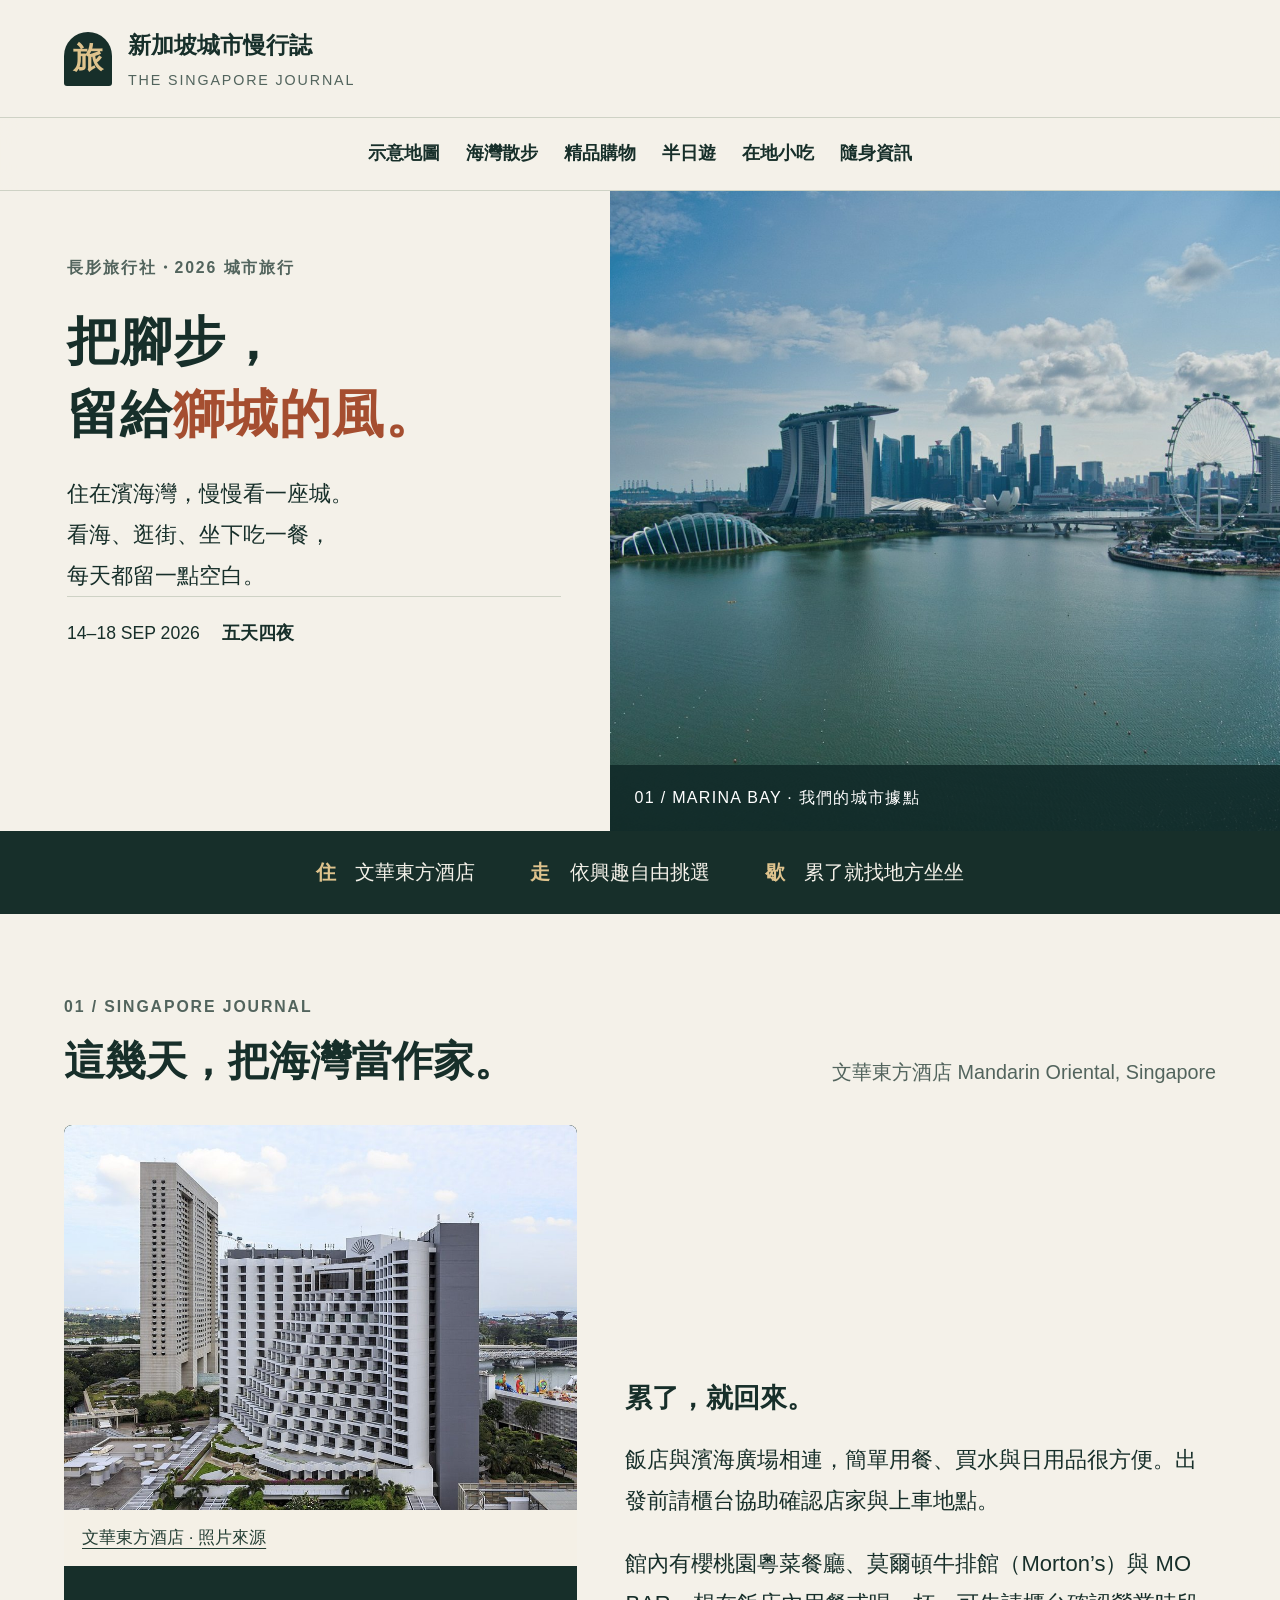
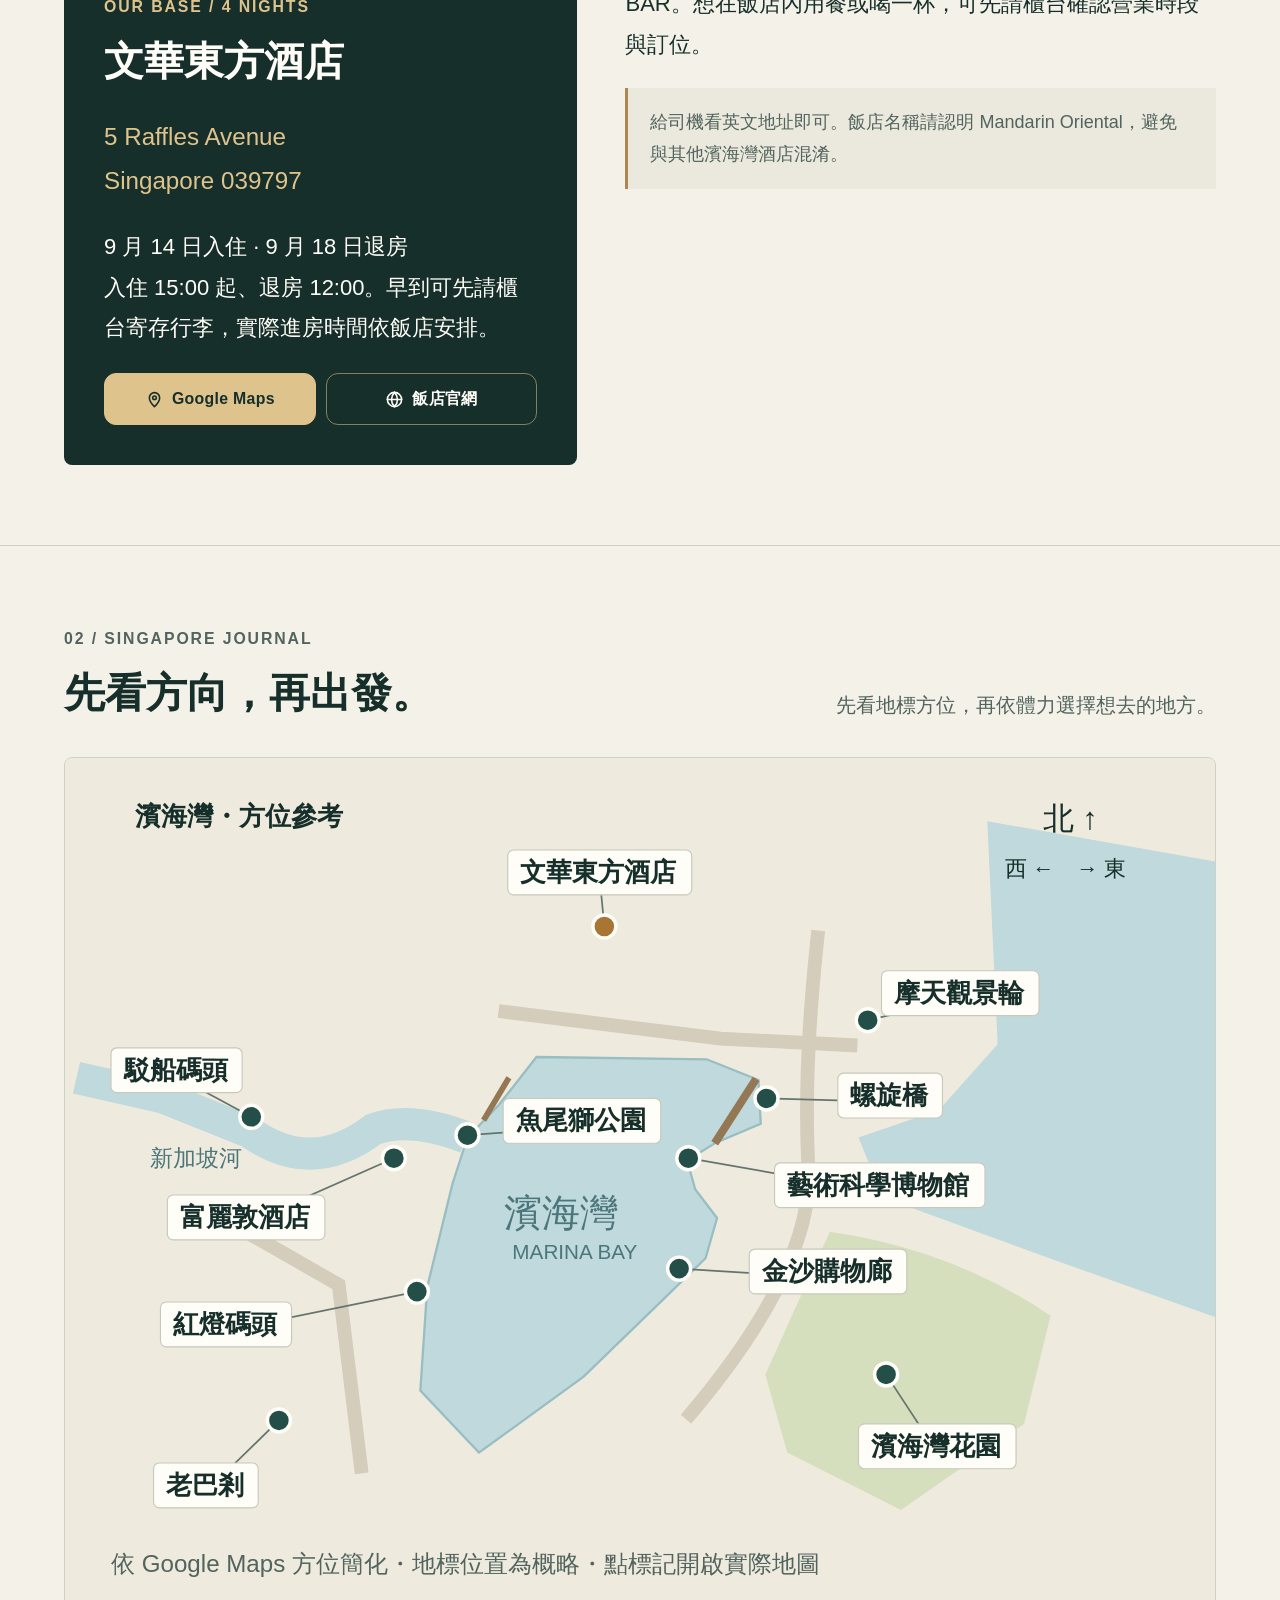
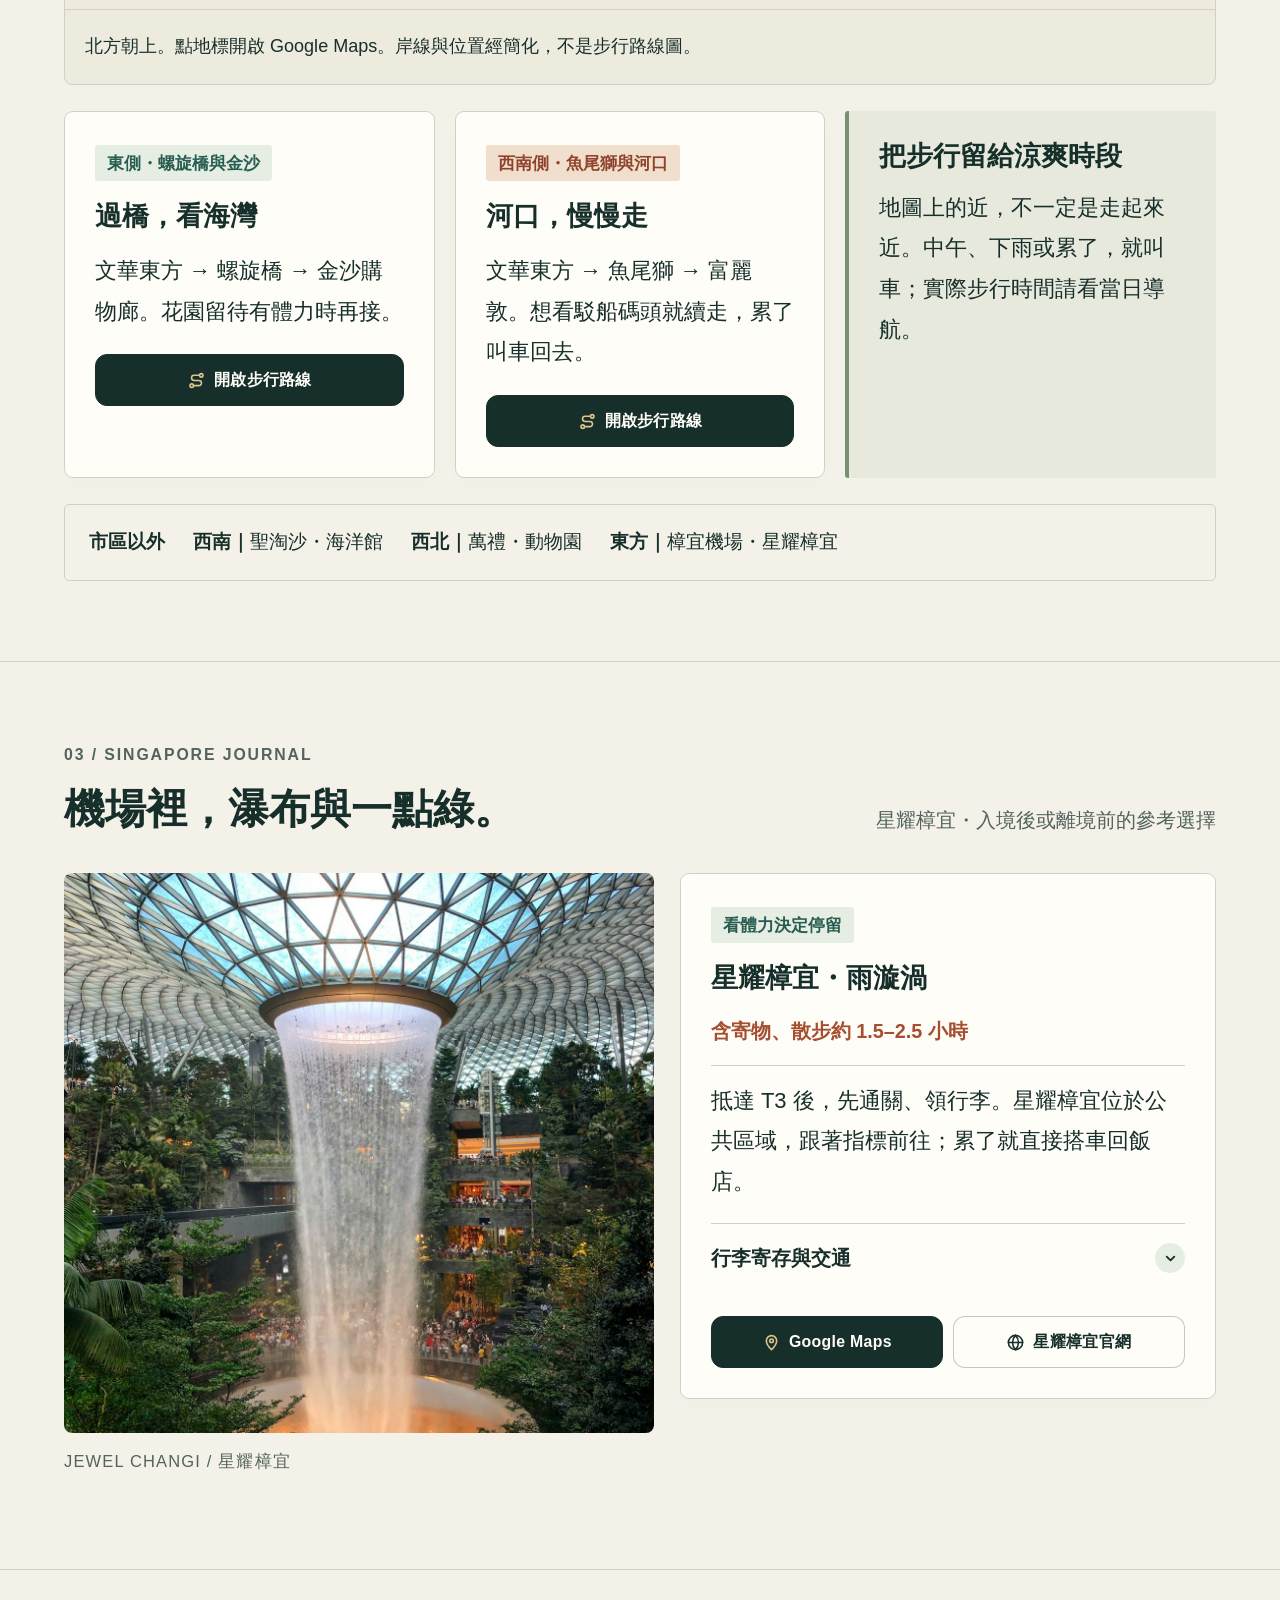
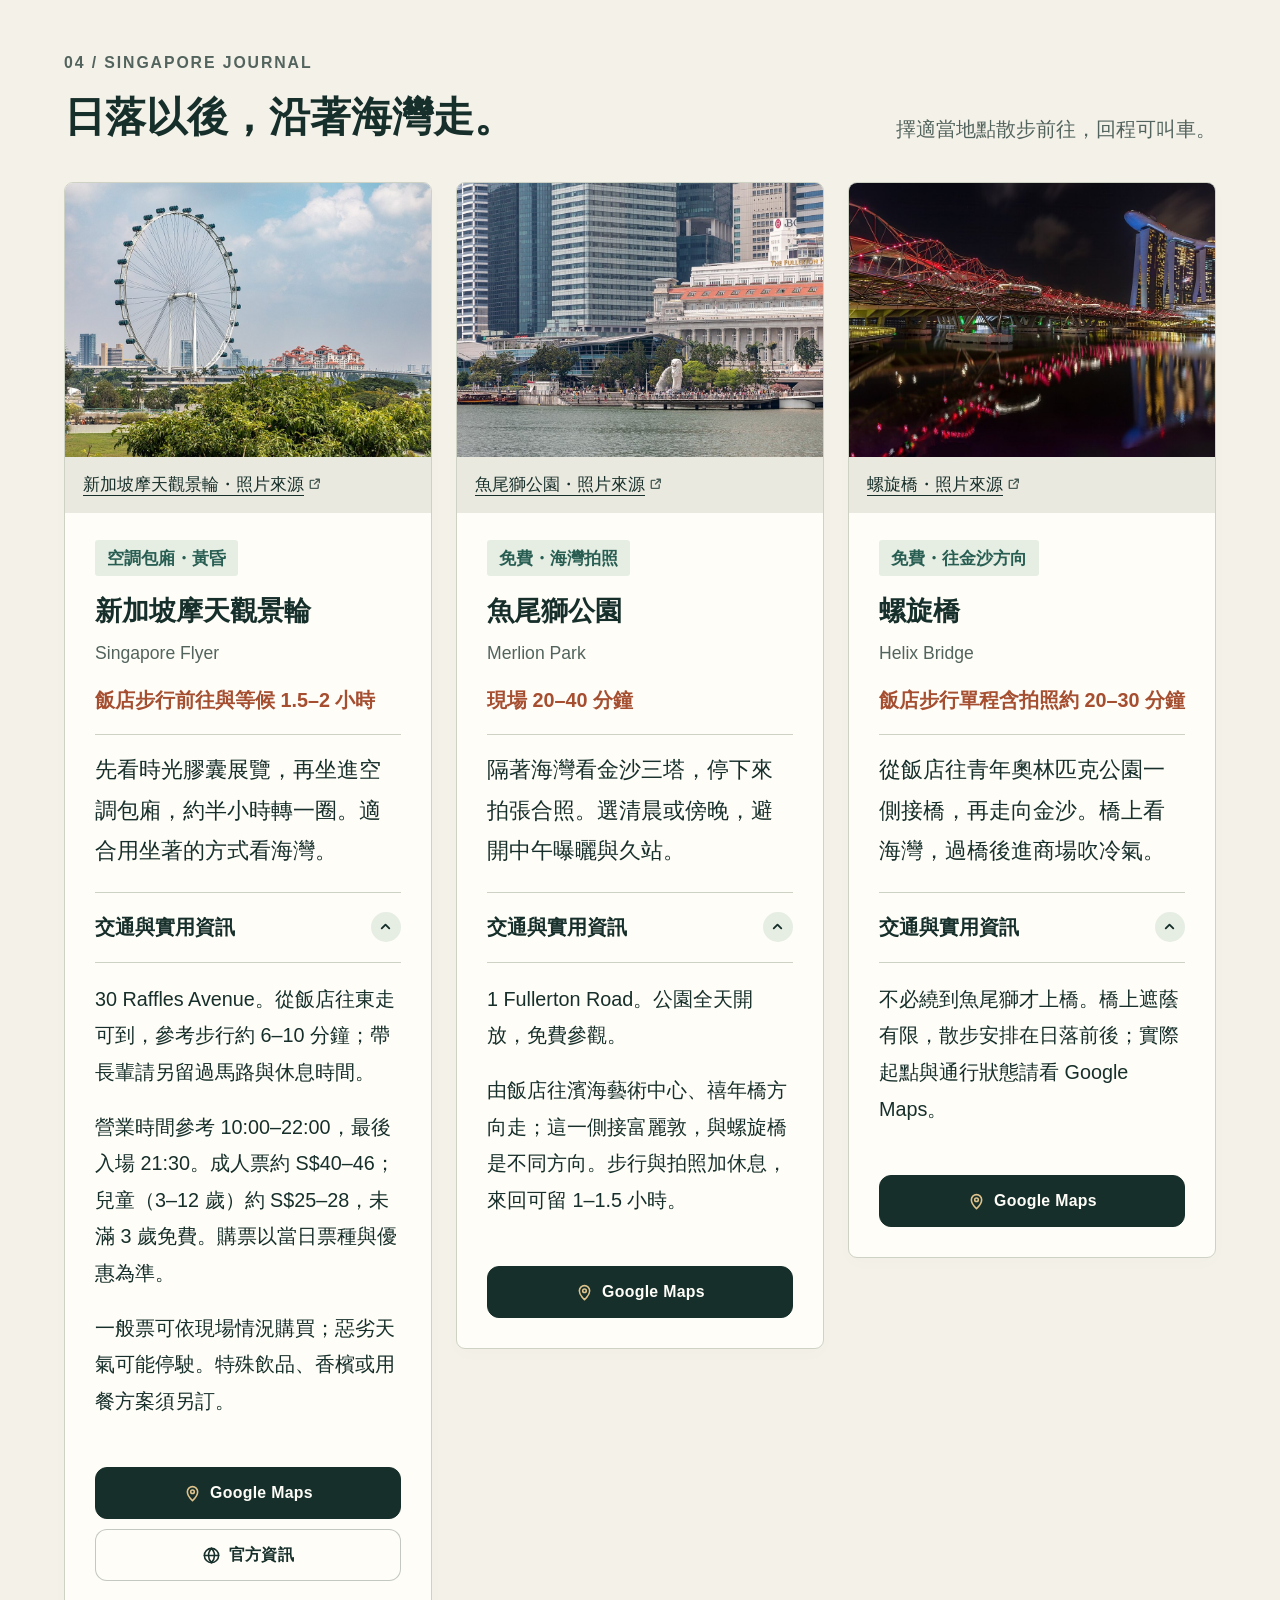
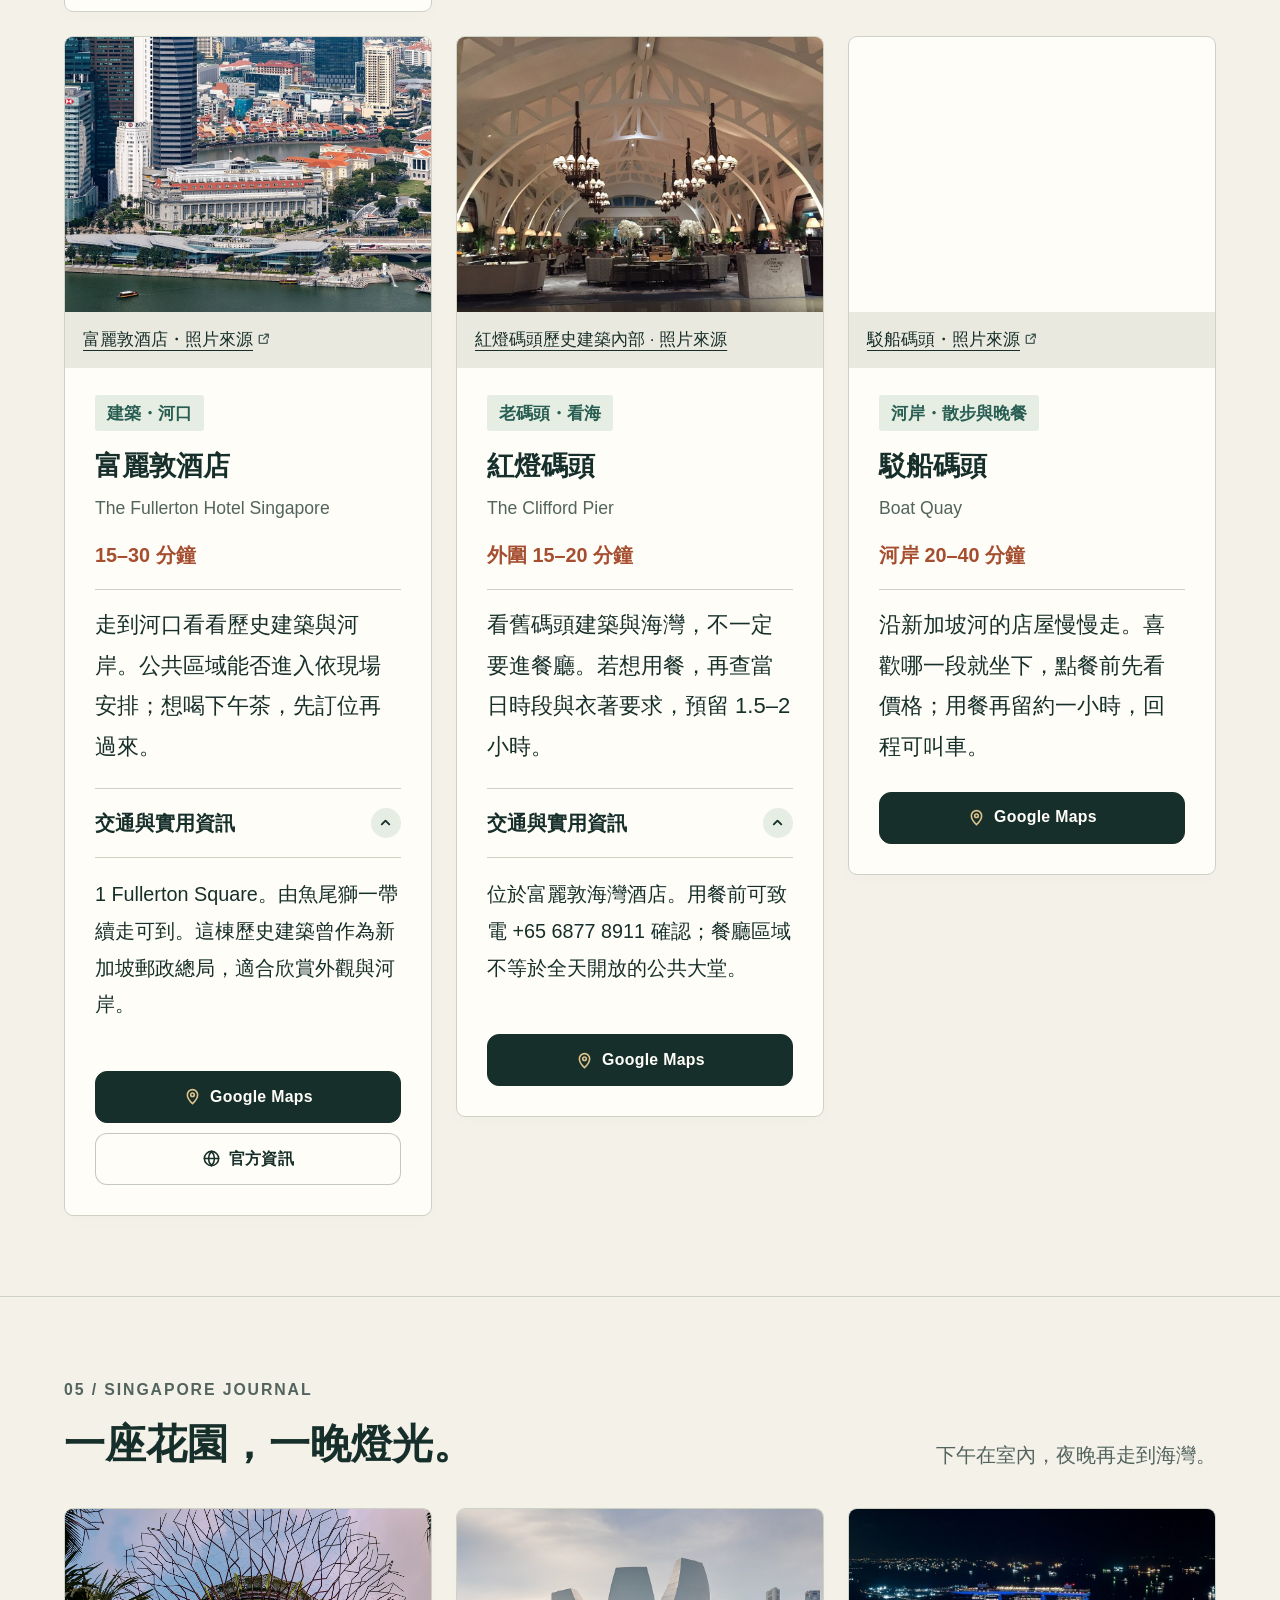
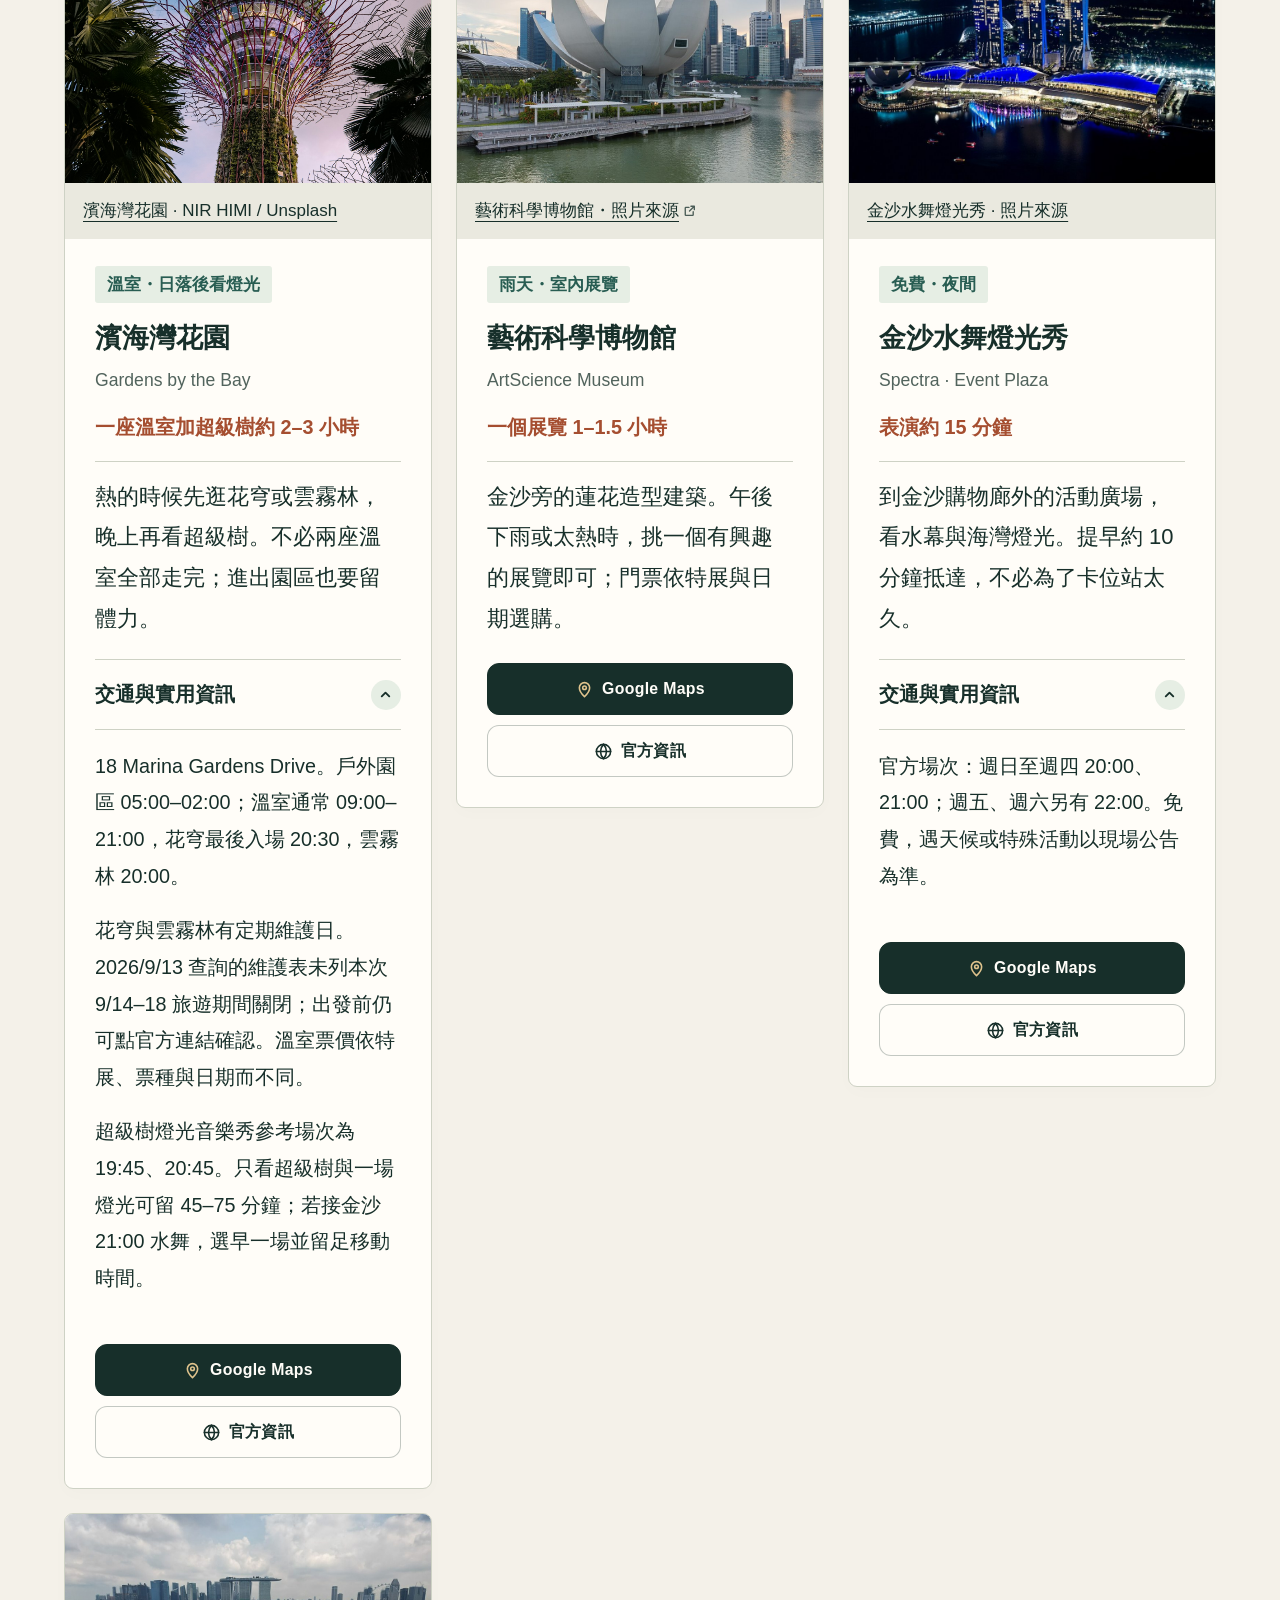
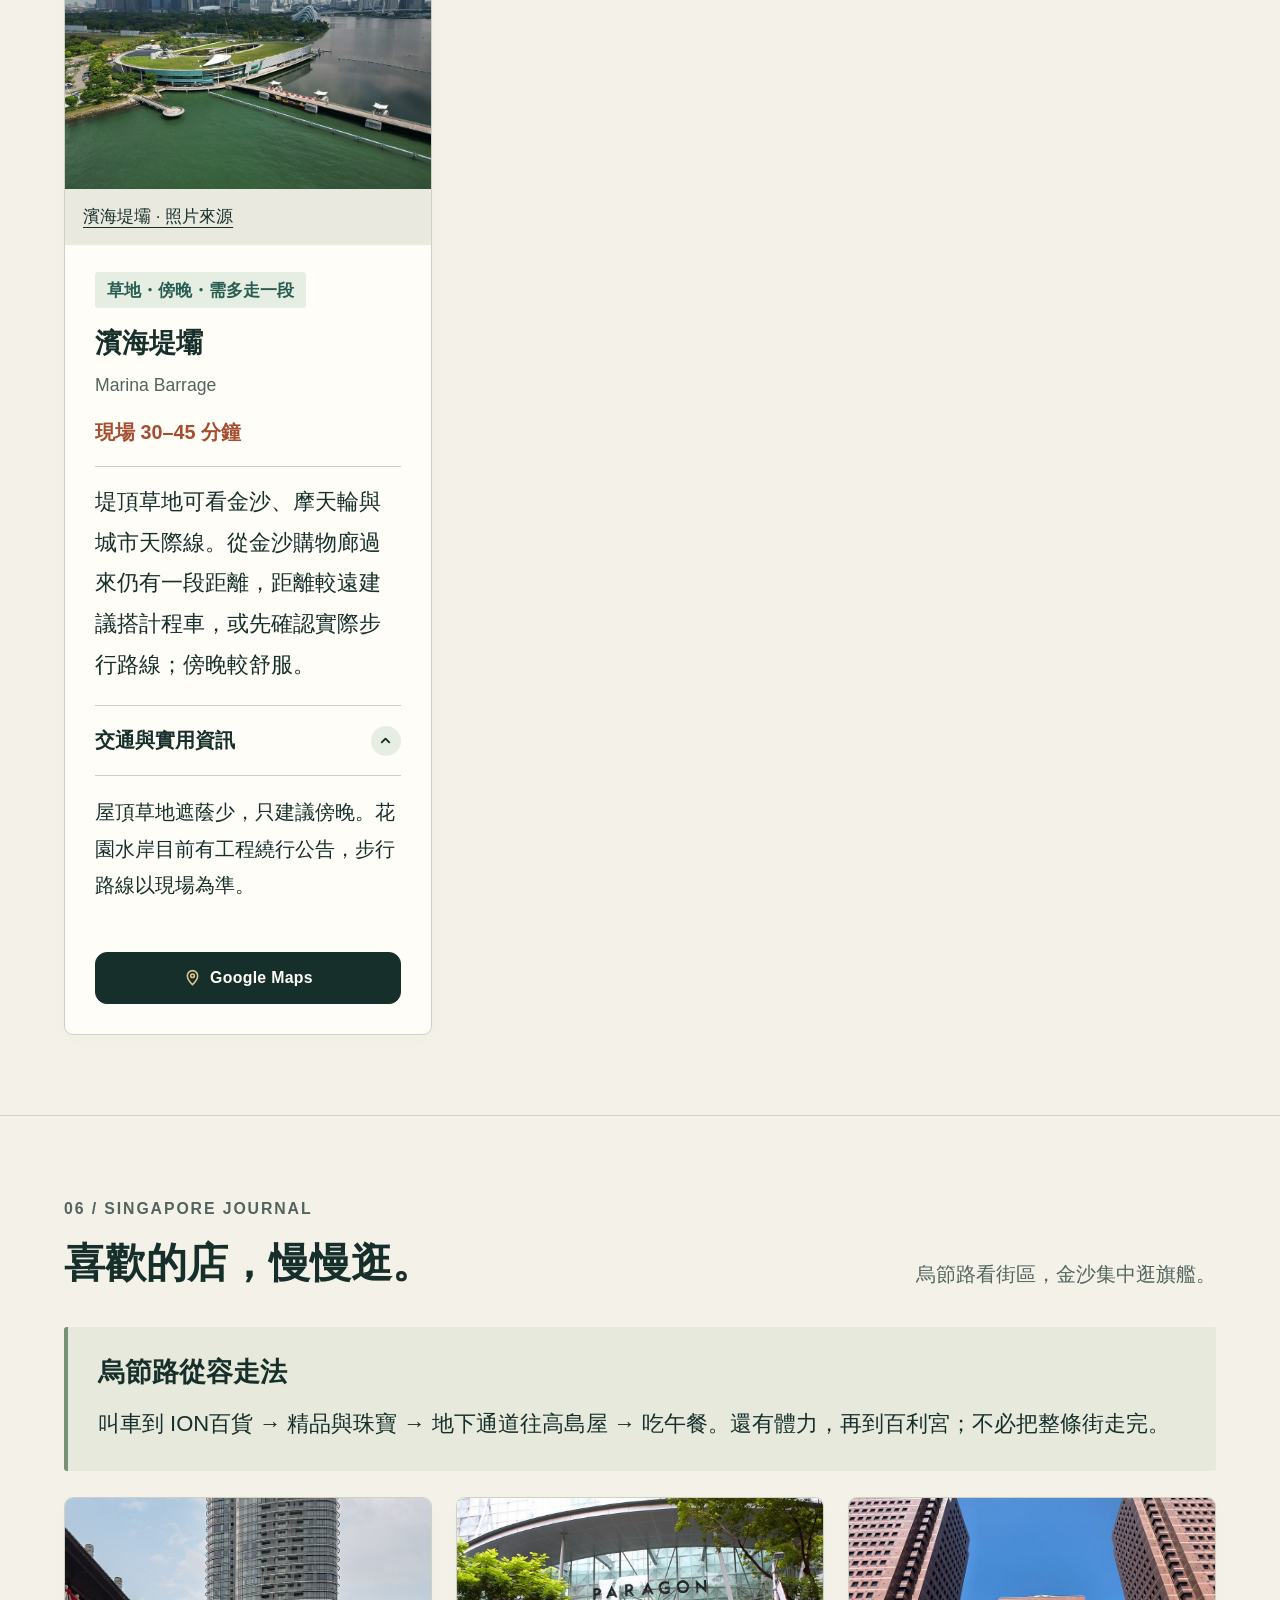
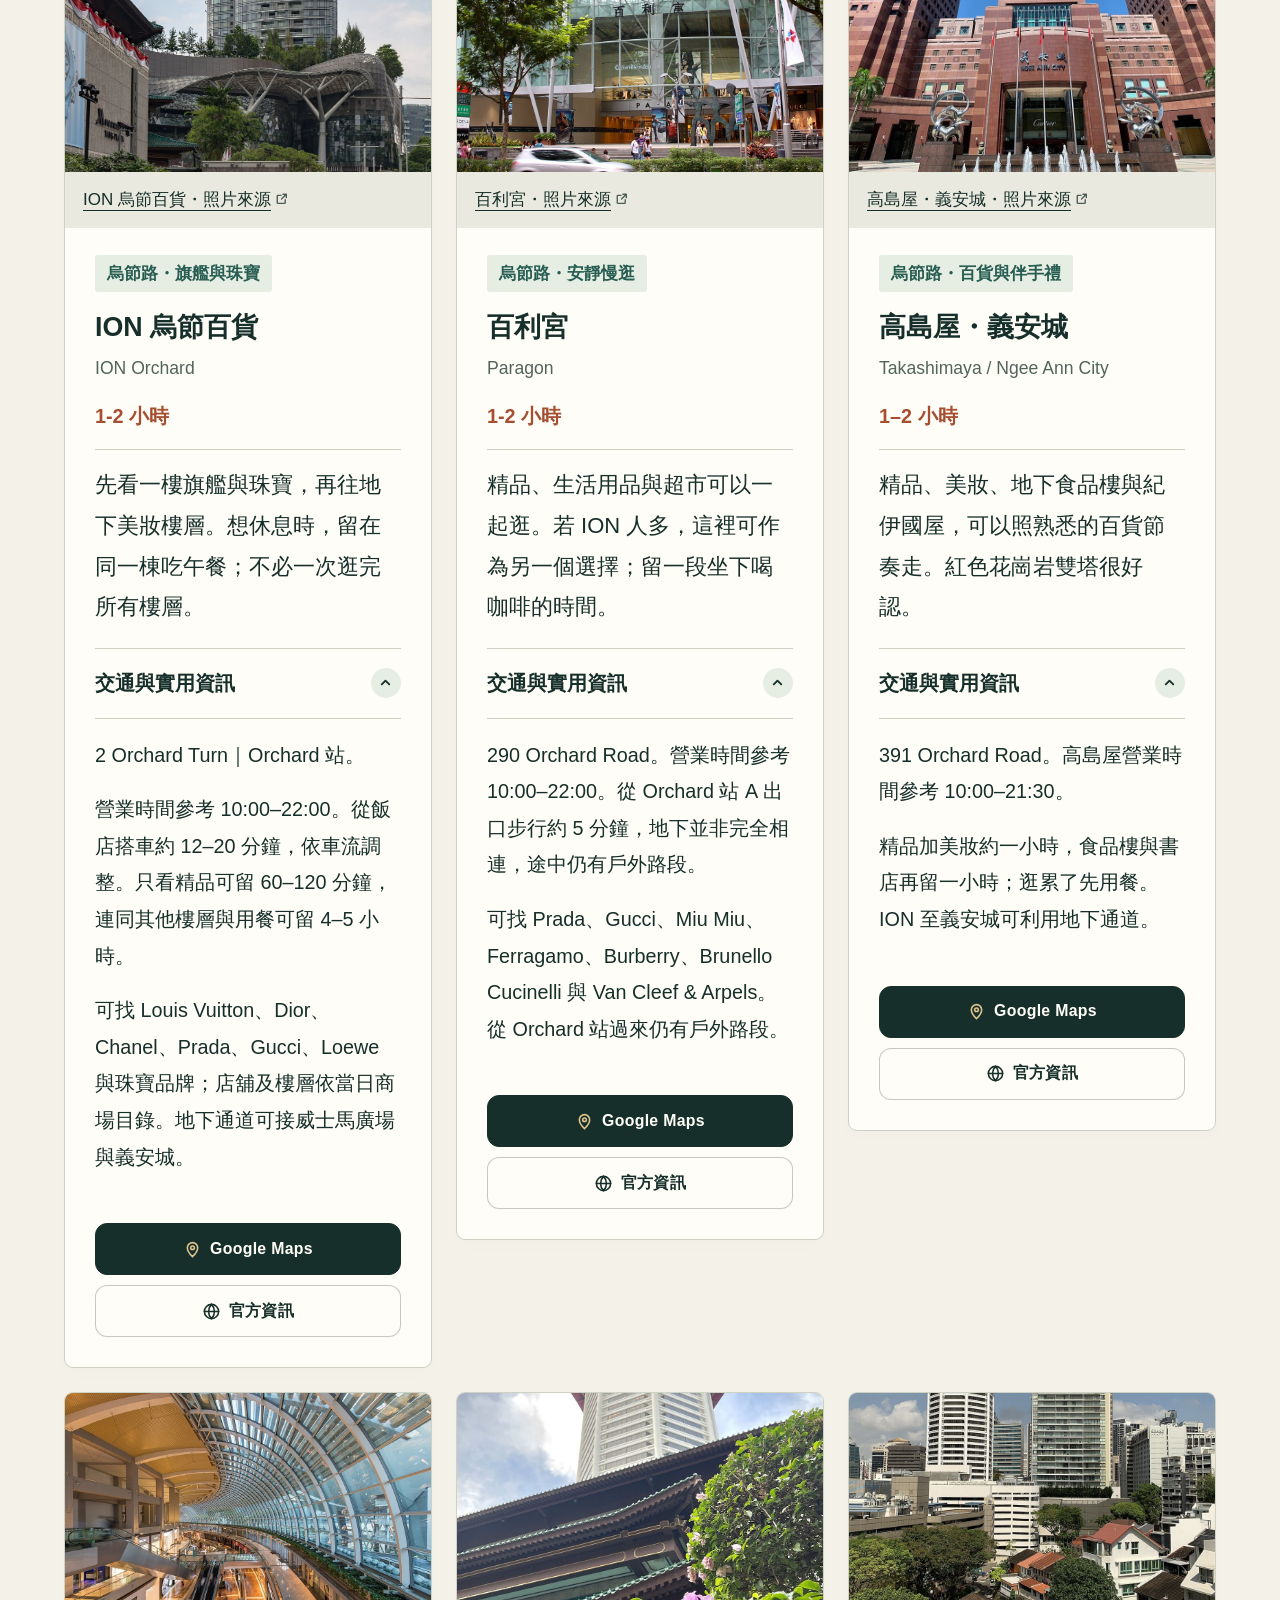
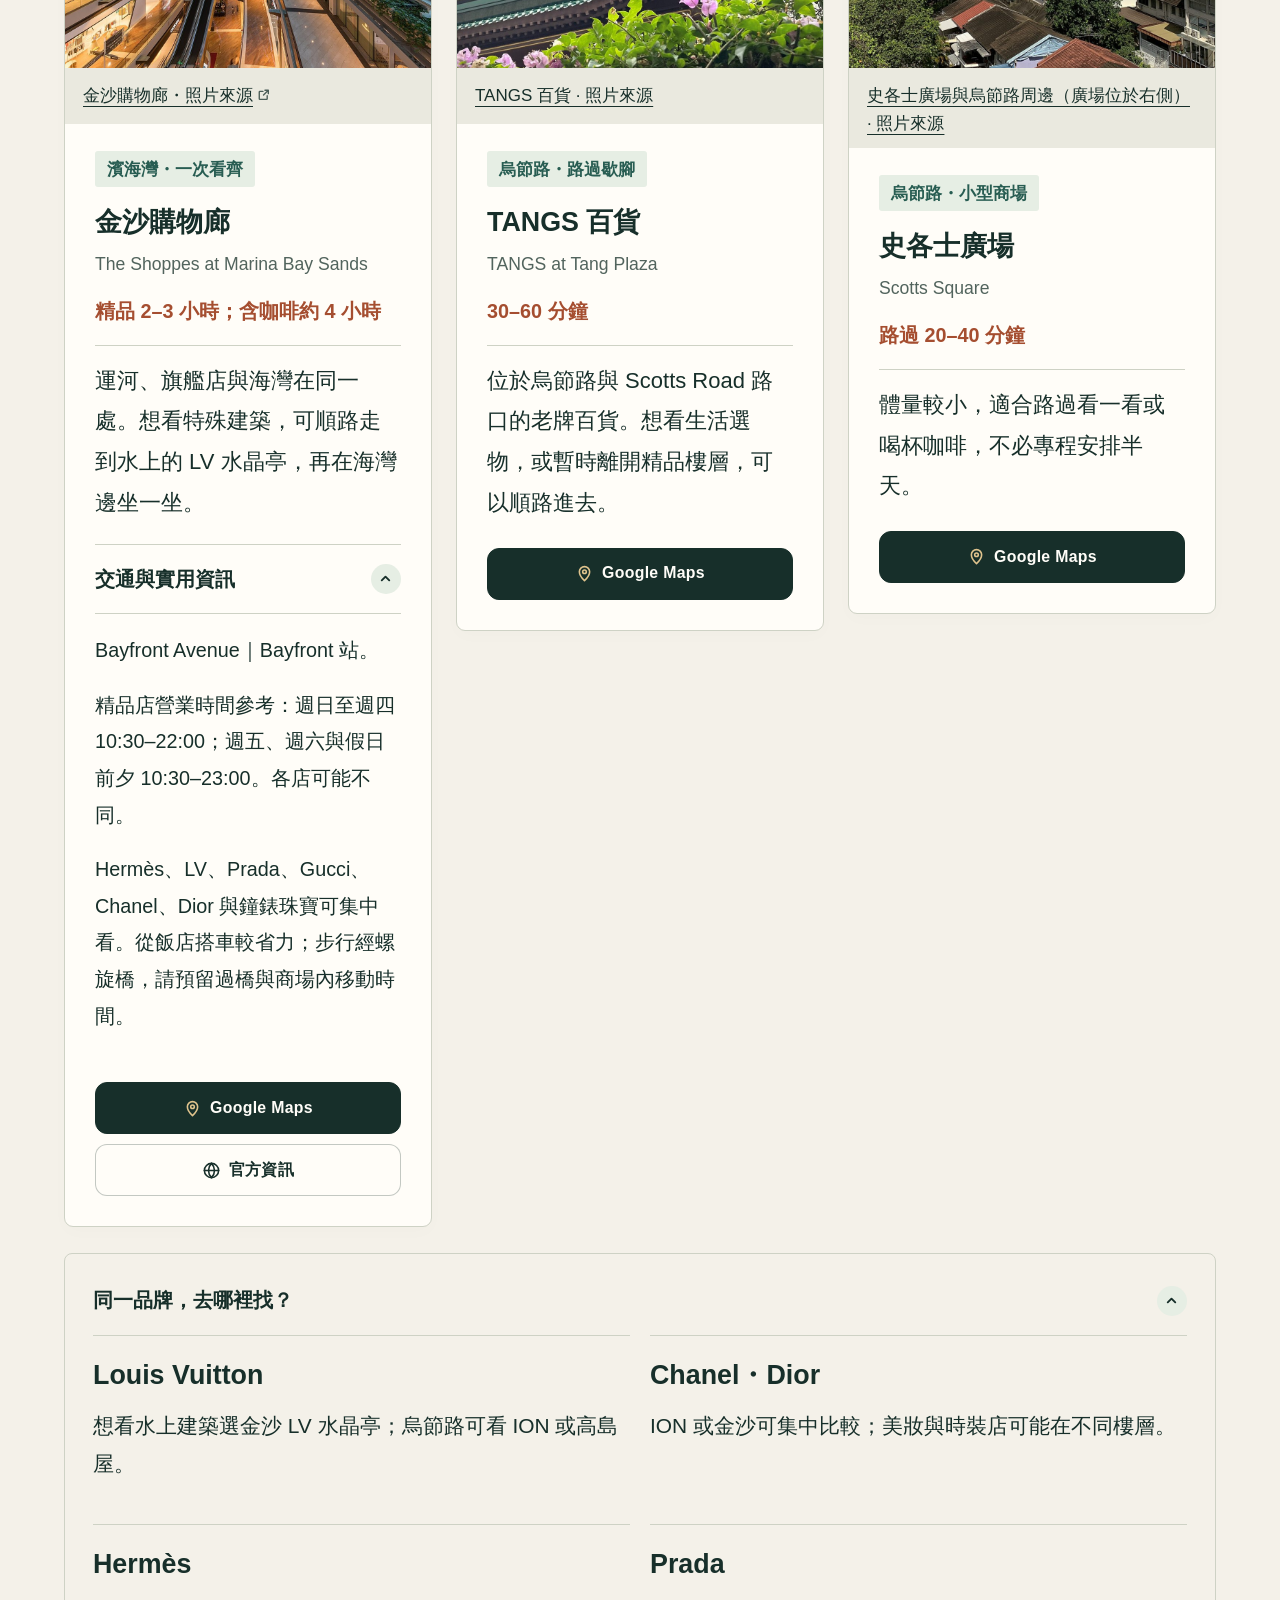
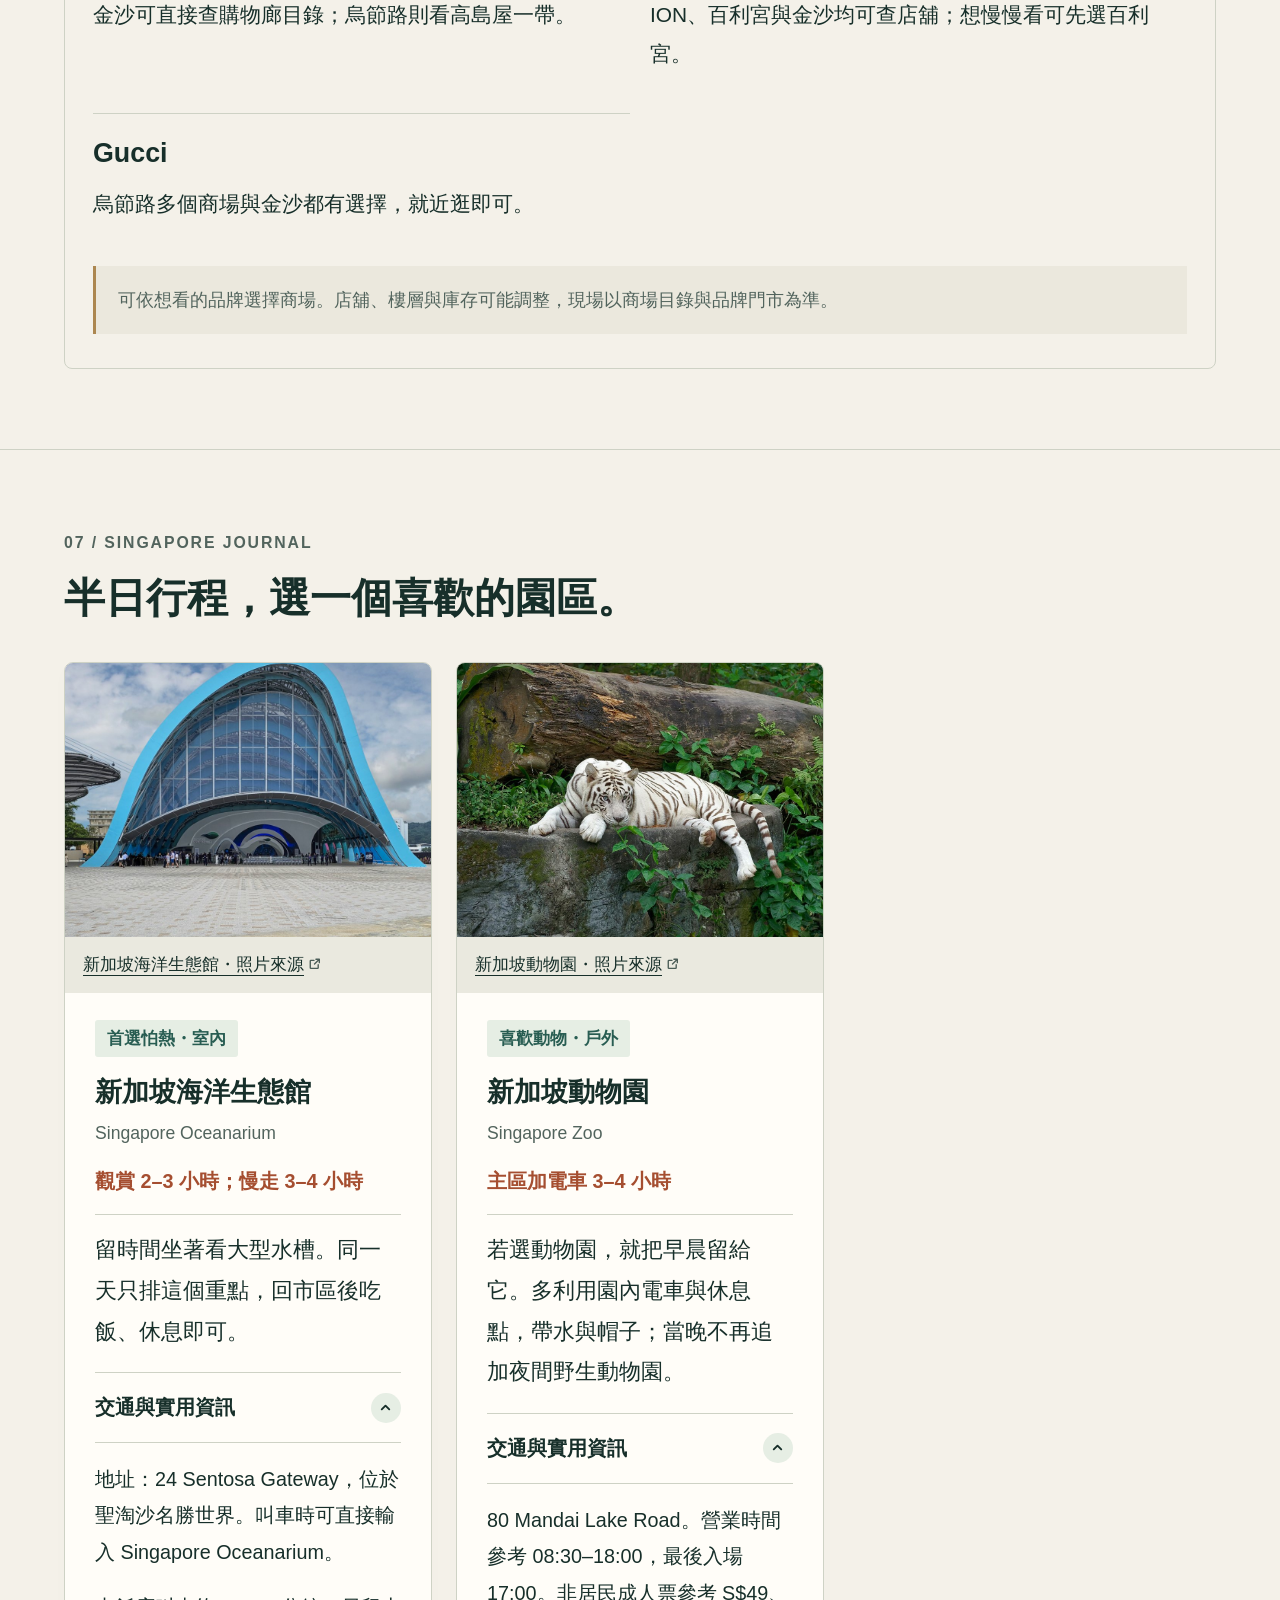
<file: 2026singapore/index.html>
<!DOCTYPE html>

<html lang="zh-Hant"><head><meta charset="utf-8"/><meta content="width=device-width,initial-scale=1,viewport-fit=cover" name="viewport"/><meta content="#172f2a" name="theme-color"/><title>新加坡城市慢行誌｜長肜旅行社・五天四夜</title><meta content="以文華東方為據點的新加坡城市旅遊手冊。2026 年 9 月 14–18 日，大字景點卡片、濱海灣示意地圖、精品購物與小吃指南。" name="description"/><link href="manifest.webmanifest" rel="manifest"/><link href="icons/favicon-32.png" rel="icon" sizes="32x32" type="image/png"/><link href="icons/icon-192.png" rel="icon" sizes="192x192" type="image/png"/><link href="icons/apple-touch-icon.png" rel="apple-touch-icon"/><meta content="yes" name="apple-mobile-web-app-capable"/><meta content="yes" name="mobile-web-app-capable"/><meta content="新加坡慢行誌" name="apple-mobile-web-app-title"/><link href="journal.css" rel="stylesheet"/><script defer="" src="journal.js"></script></head><body><a class="skip" href="#main">跳至內容</a><header id="top"><a class="brand" href="#home"><span class="seal">旅</span><span>新加坡城市慢行誌<small>THE SINGAPORE JOURNAL</small></span></a></header><nav aria-label="旅遊資訊章節" class="nav"><a href="#map">示意地圖</a><a href="#walks">海灣散步</a><a href="#shops">精品購物</a><a href="#outings">半日遊</a><a href="#food">在地小吃</a><a href="#pocket">隨身資訊</a></nav><main id="main"><section class="hero" id="home"><div class="hero-copy"><p class="eyebrow">長肜旅行社・2026 城市旅行</p><h1>把腳步，<br>留給<span>獅城的風。</span></h1><p>住在濱海灣，慢慢看一座城。<br>看海、逛街、坐下吃一餐，<br>每天都留一點空白。</p><button class="install-btn" hidden id="install-btn" type="button"><svg aria-hidden="true" viewBox="0 0 32 32"><circle cx="16" cy="16" r="16" fill="#172f2a"/><path d="M16 9.5v13M9.5 16h13" stroke="#dfc38d" stroke-width="2.6" stroke-linecap="round"/></svg>加到手機桌面</button><div class="hero-meta">14–18 SEP 2026 <b>五天四夜</b></div></div><figure><img alt="新加坡濱海灣與金沙三塔的城市全景" fetchpriority="high" height="1000" src="img/marina.jpg" width="1400"><figcaption>01 / MARINA BAY · 我們的城市據點</figcaption></figure></section><div class="intro-strip"><p><b>住</b> 文華東方酒店</p><p><b>走</b> 依興趣自由挑選</p><p><b>歇</b> 累了就找地方坐坐</p></div><section class="section" id="stay"><div class="section-head"><div><p class="eyebrow">01 / SINGAPORE JOURNAL</p><h2>這幾天，把海灣當作家。</h2></div><p>文華東方酒店 Mandarin Oriental, Singapore</p></div><div class="stay-layout"><article class="stay-card"><figure class="card-photo" data-photo="hotel"><img alt="文華東方酒店實景照片" decoding="async" height="773" loading="lazy" src="img/hotel.jpg" width="1000"><figcaption><a href="https://commons.wikimedia.org/wiki/File:Singapore_Mandarin-Oriental-01.jpg" rel="noopener noreferrer" target="_blank">文華東方酒店 · 照片來源</a></figcaption></figure><p class="eyebrow">OUR BASE / 4 NIGHTS</p><h3>文華東方酒店</h3><p class="address">5 Raffles Avenue<br>Singapore 039797</p><p>9 月 14 日入住 · 9 月 18 日退房<br>入住 15:00 起、退房 12:00。早到可先請櫃台寄存行李，實際進房時間依飯店安排。</p><div class="card-links"><a class="map-link" href="https://www.google.com/maps/search/?api=1&amp;query=Mandarin%20Oriental%20Singapore%205%20Raffles%20Avenue%20Singapore" rel="noopener noreferrer" target="_blank"><svg aria-hidden="true" class="btn-ico" viewBox="0 0 24 24"><path d="M12 21s-6.5-5.9-6.5-11.2a6.5 6.5 0 0 1 13 0C18.5 15.1 12 21 12 21z"/><circle cx="12" cy="9.8" r="2.3"/></svg><span>Google Maps</span></a><a class="official" href="https://www.mandarinoriental.com/en/singapore/marina-bay" rel="noopener noreferrer" target="_blank"><svg aria-hidden="true" class="btn-ico" viewBox="0 0 24 24"><circle cx="12" cy="12" r="9"/><path d="M3 12h18M12 3c2.5 2.6 3.8 5.6 3.8 9s-1.3 6.4-3.8 9M12 3C9.5 5.6 8.2 8.6 8.2 12s1.3 6.4 3.8 9"/></svg><span>飯店官網</span></a></div></article><div class="stay-notes"><h3>累了，就回來。</h3><p>飯店與濱海廣場相連，簡單用餐、買水與日用品很方便。出發前請櫃台協助確認店家與上車地點。</p><p>館內有櫻桃園粵菜餐廳、莫爾頓牛排館（Morton’s）與 MO BAR。想在飯店內用餐或喝一杯，可先請櫃台確認營業時段與訂位。</p><p class="note">給司機看英文地址即可。飯店名稱請認明 Mandarin Oriental，避免與其他濱海灣酒店混淆。</p></div></div></section><section class="section" id="map"><div class="section-head"><div><p class="eyebrow">02 / SINGAPORE JOURNAL</p><h2>先看方向，再出發。</h2></div><p>先看地標方位，再依體力選擇想去的地方。</p></div><div class="map-layout"><figure class="map-paper"><div aria-label="濱海灣示意地圖" class="map-scroll" role="region" tabindex="0"><svg aria-labelledby="map-title map-desc" role="img" viewBox="0 0 1000 740" xmlns="http://www.w3.org/2000/svg"><title id="map-title">濱海灣地標相對位置示意圖</title><desc id="map-desc">北方朝上，文華東方酒店在北岸。摩天觀景輪位於酒店東南方；螺旋橋在摩天輪西南方。金沙購物廊位於海灣東岸，濱海灣花園在金沙東南側。魚尾獅公園在酒店西南方，富麗敦酒店在魚尾獅西南側，駁船碼頭在富麗敦西北側。紅燈碼頭與老巴剎更往南。位置依 Google Maps 方位簡化，標記可開啟地圖。</desc><rect fill="#eeeade" height="740" width="1000"></rect><path d="M410 260 L558 262 L603 280 L605 318 L565 335 L541 350 L548 375 L567 400 L557 435 L520 471 L451 538 L360 604 L309 550 L315 460 L337 370 L350 330 L377 302 Z" fill="#bfd9dd" stroke="#98bec2" stroke-width="2"></path><path d="M349 330 Q301 311 268 323 Q214 364 160 325 L85 295 L10 278" fill="none" stroke="#bfd9dd" stroke-width="28"></path><path d="M802 55 L811 249 L760 306 L690 330 L711 382 L856 435 L1000 486 L1000 90Z" fill="#bfd9dd"></path><path d="M665 412 Q771 427 857 485 L834 579 L727 654 L628 604 L609 536Z" fill="#d6dfbd"></path><g fill="none" stroke="#d5cdbb" stroke-width="12"><path d="M377 220 L570 244 L689 250"></path><path d="M655 150 Q641 276 647 365 Q645 452 540 575"></path><path d="M140 402 L238 458 L258 622"></path></g><path d="M601 279 L565 335" stroke="#947855" stroke-width="7"></path><path d="M364 315 L386 278" stroke="#947855" stroke-width="5"></path><g fill="#4c777a" font-family="sans-serif"><text font-size="33" x="382" y="407">濱海灣</text><text font-size="18" x="389" y="436">MARINA BAY</text><text font-size="20" x="74" y="355">新加坡河</text></g><g fill="#172f2a" font-family="sans-serif"><text font-size="27" x="850" y="62">北 ↑</text><text font-size="19" x="817" y="103">西 ←　→ 東</text><text font-size="23" font-weight="600" x="61" y="58">濱海灣・方位參考</text></g><a aria-label="文華東方酒店，開啟 Google Maps" href="https://www.google.com/maps/search/?api=1&amp;query=Mandarin%20Oriental%20Singapore" rel="noopener noreferrer" target="_blank"><title>文華東方酒店</title><path d="M469.0 146.5 L465.0 105" fill="none" stroke="#65746d" stroke-width="1.5"></path><circle cx="469.0" cy="146.5" fill="#a97535" r="10" stroke="#fffdf8" stroke-width="3"></circle><rect fill="#fffdf8" height="39" rx="5" stroke="#c7c9bb" width="160" x="385" y="80"></rect><text fill="#172f2a" font-family="sans-serif" font-size="23" font-weight="600" x="396" y="107">文華東方酒店</text></a><a aria-label="摩天觀景輪，開啟 Google Maps" href="https://www.google.com/maps/search/?api=1&amp;query=Singapore%20Flyer" rel="noopener noreferrer" target="_blank"><title>摩天觀景輪</title><path d="M698.0 228.0 L778.5 210" fill="none" stroke="#65746d" stroke-width="1.5"></path><circle cx="698.0" cy="228.0" fill="#244f48" r="10" stroke="#fffdf8" stroke-width="3"></circle><rect fill="#fffdf8" height="39" rx="5" stroke="#c7c9bb" width="137" x="710" y="185"></rect><text fill="#172f2a" font-family="sans-serif" font-size="23" font-weight="600" x="721" y="212">摩天觀景輪</text></a><a aria-label="螺旋橋，開啟 Google Maps" href="https://www.google.com/maps/search/?api=1&amp;query=Helix%20Bridge%20Singapore" rel="noopener noreferrer" target="_blank"><title>螺旋橋</title><path d="M610.0 296.0 L717.5 299" fill="none" stroke="#65746d" stroke-width="1.5"></path><circle cx="610.0" cy="296.0" fill="#244f48" r="10" stroke="#fffdf8" stroke-width="3"></circle><rect fill="#fffdf8" height="39" rx="5" stroke="#c7c9bb" width="91" x="672" y="274"></rect><text fill="#172f2a" font-family="sans-serif" font-size="23" font-weight="600" x="683" y="301">螺旋橋</text></a><a aria-label="藝術科學博物館，開啟 Google Maps" href="https://www.google.com/maps/search/?api=1&amp;query=ArtScience%20Museum%20Singapore" rel="noopener noreferrer" target="_blank"><title>藝術科學博物館</title><path d="M542.0 348.0 L708.5 377" fill="none" stroke="#65746d" stroke-width="1.5"></path><circle cx="542.0" cy="348.0" fill="#244f48" r="10" stroke="#fffdf8" stroke-width="3"></circle><rect fill="#fffdf8" height="39" rx="5" stroke="#c7c9bb" width="183" x="617" y="352"></rect><text fill="#172f2a" font-family="sans-serif" font-size="23" font-weight="600" x="628" y="379">藝術科學博物館</text></a><a aria-label="金沙購物廊，開啟 Google Maps" href="https://www.google.com/maps/search/?api=1&amp;query=The%20Shoppes%20at%20Marina%20Bay%20Sands" rel="noopener noreferrer" target="_blank"><title>金沙購物廊</title><path d="M534.0 444.0 L663.5 452" fill="none" stroke="#65746d" stroke-width="1.5"></path><circle cx="534.0" cy="444.0" fill="#244f48" r="10" stroke="#fffdf8" stroke-width="3"></circle><rect fill="#fffdf8" height="39" rx="5" stroke="#c7c9bb" width="137" x="595" y="427"></rect><text fill="#172f2a" font-family="sans-serif" font-size="23" font-weight="600" x="606" y="454">金沙購物廊</text></a><a aria-label="濱海灣花園，開啟 Google Maps" href="https://www.google.com/maps/search/?api=1&amp;query=Gardens%20by%20the%20Bay" rel="noopener noreferrer" target="_blank"><title>濱海灣花園</title><path d="M714.0 536.0 L758.5 604" fill="none" stroke="#65746d" stroke-width="1.5"></path><circle cx="714.0" cy="536.0" fill="#244f48" r="10" stroke="#fffdf8" stroke-width="3"></circle><rect fill="#fffdf8" height="39" rx="5" stroke="#c7c9bb" width="137" x="690" y="579"></rect><text fill="#172f2a" font-family="sans-serif" font-size="23" font-weight="600" x="701" y="606">濱海灣花園</text></a><a aria-label="魚尾獅公園，開啟 Google Maps" href="https://www.google.com/maps/search/?api=1&amp;query=Merlion%20Park" rel="noopener noreferrer" target="_blank"><title>魚尾獅公園</title><path d="M350.0 328.0 L449.5 321" fill="none" stroke="#65746d" stroke-width="1.5"></path><circle cx="350.0" cy="328.0" fill="#244f48" r="10" stroke="#fffdf8" stroke-width="3"></circle><rect fill="#fffdf8" height="39" rx="5" stroke="#c7c9bb" width="137" x="381" y="296"></rect><text fill="#172f2a" font-family="sans-serif" font-size="23" font-weight="600" x="392" y="323">魚尾獅公園</text></a><a aria-label="富麗敦酒店，開啟 Google Maps" href="https://www.google.com/maps/search/?api=1&amp;query=The%20Fullerton%20Hotel%20Singapore" rel="noopener noreferrer" target="_blank"><title>富麗敦酒店</title><path d="M286.0 348.0 L157.5 405" fill="none" stroke="#65746d" stroke-width="1.5"></path><circle cx="286.0" cy="348.0" fill="#244f48" r="10" stroke="#fffdf8" stroke-width="3"></circle><rect fill="#fffdf8" height="39" rx="5" stroke="#c7c9bb" width="137" x="89" y="380"></rect><text fill="#172f2a" font-family="sans-serif" font-size="23" font-weight="600" x="100" y="407">富麗敦酒店</text></a><a aria-label="紅燈碼頭，開啟 Google Maps" href="https://www.google.com/maps/search/?api=1&amp;query=The%20Clifford%20Pier%20Singapore" rel="noopener noreferrer" target="_blank"><title>紅燈碼頭</title><path d="M306.0 464.0 L140.0 498" fill="none" stroke="#65746d" stroke-width="1.5"></path><circle cx="306.0" cy="464.0" fill="#244f48" r="10" stroke="#fffdf8" stroke-width="3"></circle><rect fill="#fffdf8" height="39" rx="5" stroke="#c7c9bb" width="114" x="83" y="473"></rect><text fill="#172f2a" font-family="sans-serif" font-size="23" font-weight="600" x="94" y="500">紅燈碼頭</text></a><a aria-label="駁船碼頭，開啟 Google Maps" href="https://www.google.com/maps/search/?api=1&amp;query=Boat%20Quay%20Singapore" rel="noopener noreferrer" target="_blank"><title>駁船碼頭</title><path d="M162.0 312.0 L97.0 277" fill="none" stroke="#65746d" stroke-width="1.5"></path><circle cx="162.0" cy="312.0" fill="#244f48" r="10" stroke="#fffdf8" stroke-width="3"></circle><rect fill="#fffdf8" height="39" rx="5" stroke="#c7c9bb" width="114" x="40" y="252"></rect><text fill="#172f2a" font-family="sans-serif" font-size="23" font-weight="600" x="51" y="279">駁船碼頭</text></a><a aria-label="老巴剎，開啟 Google Maps" href="https://www.google.com/maps/search/?api=1&amp;query=Lau%20Pa%20Sat%20Singapore" rel="noopener noreferrer" target="_blank"><title>老巴剎</title><path d="M186.0 576.0 L122.5 638" fill="none" stroke="#65746d" stroke-width="1.5"></path><circle cx="186.0" cy="576.0" fill="#244f48" r="10" stroke="#fffdf8" stroke-width="3"></circle><rect fill="#fffdf8" height="39" rx="5" stroke="#c7c9bb" width="91" x="77" y="613"></rect><text fill="#172f2a" font-family="sans-serif" font-size="23" font-weight="600" x="88" y="640">老巴剎</text></a><text fill="#52645d" font-family="sans-serif" font-size="21" x="40" y="708">依 Google Maps 方位簡化・地標位置為概略・點標記開啟實際地圖</text></svg></div><figcaption>北方朝上。<span class="cap-wide">點地標開啟 Google Maps。</span><span class="cap-narrow">點地圖可放大，放大後點地標開啟 Google Maps。</span>岸線與位置經簡化，不是步行路線圖。</figcaption></figure><div class="route-cards"><article class="card"><span class="tag">東側・螺旋橋與金沙</span><h3>過橋，看海灣</h3><p>文華東方 → 螺旋橋 → 金沙購物廊。花園留待有體力時再接。</p><a class="map-link" href="https://www.google.com/maps/dir/?api=1&amp;origin=Mandarin%20Oriental%20Singapore&amp;destination=The%20Shoppes%20at%20Marina%20Bay%20Sands%20Singapore&amp;waypoints=Helix%20Bridge%20Singapore&amp;travelmode=walking" rel="noopener noreferrer" target="_blank"><svg aria-hidden="true" class="btn-ico" viewBox="0 0 24 24"><circle cx="6" cy="18.5" r="2.2"/><circle cx="18" cy="5.5" r="2.2"/><path d="M8.2 18.5H15a3.3 3.3 0 0 0 0-6.6H9a3.3 3.3 0 0 1 0-6.6h6.8"/></svg><span>開啟步行路線</span></a></article><article class="card"><span class="tag warm">西南側・魚尾獅與河口</span><h3>河口，慢慢走</h3><p>文華東方 → 魚尾獅 → 富麗敦。想看駁船碼頭就續走，累了叫車回去。</p><a class="map-link" href="https://www.google.com/maps/dir/?api=1&amp;origin=Mandarin%20Oriental%20Singapore&amp;destination=The%20Fullerton%20Hotel%20Singapore&amp;waypoints=Merlion%20Park%20Singapore&amp;travelmode=walking" rel="noopener noreferrer" target="_blank"><svg aria-hidden="true" class="btn-ico" viewBox="0 0 24 24"><circle cx="6" cy="18.5" r="2.2"/><circle cx="18" cy="5.5" r="2.2"/><path d="M8.2 18.5H15a3.3 3.3 0 0 0 0-6.6H9a3.3 3.3 0 0 1 0-6.6h6.8"/></svg><span>開啟步行路線</span></a></article><article class="callout"><h3>把步行留給涼爽時段</h3><p>地圖上的近，不一定是走起來近。中午、下雨或累了，就叫車；實際步行時間請看當日導航。</p></article></div></div><div class="area-strip"><span>市區以外</span><p><b>西南｜</b>聖淘沙・海洋館</p><p><b>西北｜</b>萬禮・動物園</p><p><b>東方｜</b>樟宜機場・星耀樟宜</p></div></section><section class="section" id="arrival"><div class="section-head"><div><p class="eyebrow">03 / SINGAPORE JOURNAL</p><h2>機場裡，瀑布與一點綠。</h2></div><p>星耀樟宜・入境後或離境前的參考選擇</p></div><div class="feature"><figure><img alt="星耀樟宜室內雨漩渦瀑布與玻璃屋頂" height="900" loading="lazy" src="img/jewel.jpg" width="1200"><figcaption>JEWEL CHANGI / 星耀樟宜</figcaption></figure><article class="card"><span class="tag">看體力決定停留</span><h3>星耀樟宜・雨漩渦</h3><p class="duration">含寄物、散步約 1.5–2.5 小時</p><p>抵達 T3 後，先通關、領行李。星耀樟宜位於公共區域，跟著指標前往；累了就直接搭車回飯店。</p><details><summary>行李寄存與交通</summary><div class="detail-body"><p>星耀樟宜一樓 Early Check-In Lounge 附近有 Smarte Carte 行李寄存，T2、T3 公共區也有據點。Jewel 寄存處提供 24 小時服務，行李須接受安全檢查。</p><p>行李寄存按「每件、每 24 小時」計費，即使只寄數小時也算一天。費用參考：散件 S$6、10 公斤以下 S$11、10 公斤以上 S$16、特大件 S$19；現場依行李分類報價。</p><p>取回行李再搭車去飯店，離峰約 20–30 分鐘。瀑布運作時間與商店開門時間不同，請先查當日公告。</p></div></details><div class="card-links"><a class="map-link" href="https://www.google.com/maps/search/?api=1&amp;query=Jewel%20Changi%20Airport%20Singapore" rel="noopener noreferrer" target="_blank"><svg aria-hidden="true" class="btn-ico" viewBox="0 0 24 24"><path d="M12 21s-6.5-5.9-6.5-11.2a6.5 6.5 0 0 1 13 0C18.5 15.1 12 21 12 21z"/><circle cx="12" cy="9.8" r="2.3"/></svg><span>Google Maps</span></a><a class="official" href="https://www.jewelchangiairport.com/" rel="noopener noreferrer" target="_blank"><svg aria-hidden="true" class="btn-ico" viewBox="0 0 24 24"><circle cx="12" cy="12" r="9"/><path d="M3 12h18M12 3c2.5 2.6 3.8 5.6 3.8 9s-1.3 6.4-3.8 9M12 3C9.5 5.6 8.2 8.6 8.2 12s1.3 6.4 3.8 9"/></svg><span>星耀樟宜官網</span></a></div></article></div></section><section class="section" id="walks"><div class="section-head"><div><p class="eyebrow">04 / SINGAPORE JOURNAL</p><h2>日落以後，沿著海灣走。</h2></div><p>擇適當地點散步前往，回程可叫車。</p></div><div class="cards"><article class="card" id="flyer"><figure class="card-photo" data-photo="flyer"><img alt="新加坡摩天觀景輪實景照片" decoding="async" height="800" loading="lazy" src="img/flyer.jpg" width="1200"><figcaption><a href="https://commons.wikimedia.org/wiki/File:Singapore_(SG),_Singapore_Flyer_--_2019_--_4753.jpg" rel="noopener noreferrer" target="_blank">新加坡摩天觀景輪・照片來源<svg aria-hidden="true" class="ext" viewBox="0 0 24 24"><path d="M14 4h6v6M20 4l-8.5 8.5M18 13.5V19a1 1 0 0 1-1 1H5a1 1 0 0 1-1-1V7a1 1 0 0 1 1-1h5.5"/></svg></a></figcaption></figure><span class="tag">空調包廂・黃昏</span><h3>新加坡摩天觀景輪</h3><p class="english">Singapore Flyer</p><p class="duration">飯店步行前往與等候 1.5–2 小時</p><p>先看時光膠囊展覽，再坐進空調包廂，約半小時轉一圈。適合用坐著的方式看海灣。</p><details open=""><summary>交通與實用資訊</summary><div class="detail-body"><p>30 Raffles Avenue。從飯店往東走可到，參考步行約 6–10 分鐘；帶長輩請另留過馬路與休息時間。</p><p>營業時間參考 10:00–22:00，最後入場 21:30。成人票約 S$40–46；兒童（3–12 歲）約 S$25–28，未滿 3 歲免費。購票以當日票種與優惠為準。</p><p>一般票可依現場情況購買；惡劣天氣可能停駛。特殊飲品、香檳或用餐方案須另訂。</p></div></details><div class="card-links"><a class="map-link" href="https://www.google.com/maps/search/?api=1&amp;query=Singapore%20Flyer%20Singapore" rel="noopener noreferrer" target="_blank"><svg aria-hidden="true" class="btn-ico" viewBox="0 0 24 24"><path d="M12 21s-6.5-5.9-6.5-11.2a6.5 6.5 0 0 1 13 0C18.5 15.1 12 21 12 21z"/><circle cx="12" cy="9.8" r="2.3"/></svg><span>Google Maps</span></a><a class="official" href="https://www.singaporeflyer.com/" rel="noopener noreferrer" target="_blank"><svg aria-hidden="true" class="btn-ico" viewBox="0 0 24 24"><circle cx="12" cy="12" r="9"/><path d="M3 12h18M12 3c2.5 2.6 3.8 5.6 3.8 9s-1.3 6.4-3.8 9M12 3C9.5 5.6 8.2 8.6 8.2 12s1.3 6.4 3.8 9"/></svg><span>官方資訊</span></a></div></article><article class="card" id="merlion"><figure class="card-photo" data-photo="merlion"><img alt="魚尾獅公園實景照片" decoding="async" height="800" loading="lazy" src="img/merlion.jpg" width="1200"><figcaption><a href="https://commons.wikimedia.org/wiki/File:Singapore_(SG),_Merlion_--_2019_--_4496.jpg" rel="noopener noreferrer" target="_blank">魚尾獅公園・照片來源<svg aria-hidden="true" class="ext" viewBox="0 0 24 24"><path d="M14 4h6v6M20 4l-8.5 8.5M18 13.5V19a1 1 0 0 1-1 1H5a1 1 0 0 1-1-1V7a1 1 0 0 1 1-1h5.5"/></svg></a></figcaption></figure><span class="tag">免費・海灣拍照</span><h3>魚尾獅公園</h3><p class="english">Merlion Park</p><p class="duration">現場 20–40 分鐘</p><p>隔著海灣看金沙三塔，停下來拍張合照。選清晨或傍晚，避開中午曝曬與久站。</p><details open=""><summary>交通與實用資訊</summary><div class="detail-body"><p>1 Fullerton Road。公園全天開放，免費參觀。</p><p>由飯店往濱海藝術中心、禧年橋方向走；這一側接富麗敦，與螺旋橋是不同方向。步行與拍照加休息，來回可留 1–1.5 小時。</p></div></details><div class="card-links"><a class="map-link" href="https://www.google.com/maps/search/?api=1&amp;query=Merlion%20Park%20Singapore" rel="noopener noreferrer" target="_blank"><svg aria-hidden="true" class="btn-ico" viewBox="0 0 24 24"><path d="M12 21s-6.5-5.9-6.5-11.2a6.5 6.5 0 0 1 13 0C18.5 15.1 12 21 12 21z"/><circle cx="12" cy="9.8" r="2.3"/></svg><span>Google Maps</span></a></div></article><article class="card" id="helix"><figure class="card-photo" data-photo="helix"><img alt="螺旋橋實景照片" decoding="async" height="705" loading="lazy" src="img/helix.jpg" width="1200"><figcaption><a href="https://commons.wikimedia.org/wiki/File:Puente_Helix,_Marina_Bay,_Singapur,_2023-08-16,_DD_144-146_HDR.jpg" rel="noopener noreferrer" target="_blank">螺旋橋・照片來源<svg aria-hidden="true" class="ext" viewBox="0 0 24 24"><path d="M14 4h6v6M20 4l-8.5 8.5M18 13.5V19a1 1 0 0 1-1 1H5a1 1 0 0 1-1-1V7a1 1 0 0 1 1-1h5.5"/></svg></a></figcaption></figure><span class="tag">免費・往金沙方向</span><h3>螺旋橋</h3><p class="english">Helix Bridge</p><p class="duration">飯店步行單程含拍照約 20–30 分鐘</p><p>從飯店往青年奧林匹克公園一側接橋，再走向金沙。橋上看海灣，過橋後進商場吹冷氣。</p><details open=""><summary>交通與實用資訊</summary><div class="detail-body"><p>不必繞到魚尾獅才上橋。橋上遮蔭有限，散步安排在日落前後；實際起點與通行狀態請看 Google Maps。</p></div></details><div class="card-links"><a class="map-link" href="https://www.google.com/maps/search/?api=1&amp;query=Helix%20Bridge%20Singapore" rel="noopener noreferrer" target="_blank"><svg aria-hidden="true" class="btn-ico" viewBox="0 0 24 24"><path d="M12 21s-6.5-5.9-6.5-11.2a6.5 6.5 0 0 1 13 0C18.5 15.1 12 21 12 21z"/><circle cx="12" cy="9.8" r="2.3"/></svg><span>Google Maps</span></a></div></article><article class="card"><figure class="card-photo" data-photo="fullerton"><img alt="富麗敦酒店實景照片" decoding="async" height="800" loading="lazy" src="img/fullerton.jpg" width="1200"><figcaption><a href="https://commons.wikimedia.org/wiki/File:Singapore_(SG),_The_Fullerton_Hotel_--_2019_--_4708.jpg" rel="noopener noreferrer" target="_blank">富麗敦酒店・照片來源<svg aria-hidden="true" class="ext" viewBox="0 0 24 24"><path d="M14 4h6v6M20 4l-8.5 8.5M18 13.5V19a1 1 0 0 1-1 1H5a1 1 0 0 1-1-1V7a1 1 0 0 1 1-1h5.5"/></svg></a></figcaption></figure><span class="tag">建築・河口</span><h3>富麗敦酒店</h3><p class="english">The Fullerton Hotel Singapore</p><p class="duration">15–30 分鐘</p><p>走到河口看看歷史建築與河岸。公共區域能否進入依現場安排；想喝下午茶，先訂位再過來。</p><details open=""><summary>交通與實用資訊</summary><div class="detail-body"><p>1 Fullerton Square。由魚尾獅一帶續走可到。這棟歷史建築曾作為新加坡郵政總局，適合欣賞外觀與河岸。</p></div></details><div class="card-links"><a class="map-link" href="https://www.google.com/maps/search/?api=1&amp;query=The%20Fullerton%20Hotel%20Singapore%20Singapore" rel="noopener noreferrer" target="_blank"><svg aria-hidden="true" class="btn-ico" viewBox="0 0 24 24"><path d="M12 21s-6.5-5.9-6.5-11.2a6.5 6.5 0 0 1 13 0C18.5 15.1 12 21 12 21z"/><circle cx="12" cy="9.8" r="2.3"/></svg><span>Google Maps</span></a><a class="official" href="https://www.fullertonhotels.com/the-fullerton-hotel-singapore" rel="noopener noreferrer" target="_blank"><svg aria-hidden="true" class="btn-ico" viewBox="0 0 24 24"><circle cx="12" cy="12" r="9"/><path d="M3 12h18M12 3c2.5 2.6 3.8 5.6 3.8 9s-1.3 6.4-3.8 9M12 3C9.5 5.6 8.2 8.6 8.2 12s1.3 6.4 3.8 9"/></svg><span>官方資訊</span></a></div></article><article class="card"><figure class="card-photo" data-photo="pier"><img alt="紅燈碼頭實景照片" decoding="async" height="750" loading="lazy" src="img/pier.jpg" width="1000"><figcaption><a href="https://commons.wikimedia.org/wiki/File:The_Clifford_Pier,_The_Fullerton_Bay_Hotel,_Singapore_-_20160514.jpg" rel="noopener noreferrer" target="_blank">紅燈碼頭歷史建築內部 · 照片來源</a></figcaption></figure><span class="tag">老碼頭・看海</span><h3>紅燈碼頭</h3><p class="english">The Clifford Pier</p><p class="duration">外圍 15–20 分鐘</p><p>看舊碼頭建築與海灣，不一定要進餐廳。若想用餐，再查當日時段與衣著要求，預留 1.5–2 小時。</p><details open=""><summary>交通與實用資訊</summary><div class="detail-body"><p>位於富麗敦海灣酒店。用餐前可致電 +65 6877 8911 確認；餐廳區域不等於全天開放的公共大堂。</p></div></details><div class="card-links"><a class="map-link" href="https://www.google.com/maps/search/?api=1&amp;query=The%20Clifford%20Pier%20Singapore" rel="noopener noreferrer" target="_blank"><svg aria-hidden="true" class="btn-ico" viewBox="0 0 24 24"><path d="M12 21s-6.5-5.9-6.5-11.2a6.5 6.5 0 0 1 13 0C18.5 15.1 12 21 12 21z"/><circle cx="12" cy="9.8" r="2.3"/></svg><span>Google Maps</span></a></div></article><article class="card"><figure class="card-photo" data-photo="boat"><img alt="駁船碼頭實景照片" decoding="async" height="797" loading="lazy" src="img/boat.jpg" width="1200"><figcaption><a href="https://commons.wikimedia.org/wiki/File:View_of_Boat_Quay,_Singapore_(2023)-L1003669.jpg" rel="noopener noreferrer" target="_blank">駁船碼頭・照片來源<svg aria-hidden="true" class="ext" viewBox="0 0 24 24"><path d="M14 4h6v6M20 4l-8.5 8.5M18 13.5V19a1 1 0 0 1-1 1H5a1 1 0 0 1-1-1V7a1 1 0 0 1 1-1h5.5"/></svg></a></figcaption></figure><span class="tag">河岸・散步與晚餐</span><h3>駁船碼頭</h3><p class="english">Boat Quay</p><p class="duration">河岸 20–40 分鐘</p><p>沿新加坡河的店屋慢慢走。喜歡哪一段就坐下，點餐前先看價格；用餐再留約一小時，回程可叫車。</p><div class="card-links"><a class="map-link" href="https://www.google.com/maps/search/?api=1&amp;query=Boat%20Quay%20Singapore" rel="noopener noreferrer" target="_blank"><svg aria-hidden="true" class="btn-ico" viewBox="0 0 24 24"><path d="M12 21s-6.5-5.9-6.5-11.2a6.5 6.5 0 0 1 13 0C18.5 15.1 12 21 12 21z"/><circle cx="12" cy="9.8" r="2.3"/></svg><span>Google Maps</span></a></div></article></div></section><section class="section" id="bay"><div class="section-head"><div><p class="eyebrow">05 / SINGAPORE JOURNAL</p><h2>一座花園，一晚燈光。</h2></div><p>下午在室內，夜晚再走到海灣。</p></div><div class="cards"><article class="card" id="gardens"><figure class="card-photo" data-photo="gardens"><img alt="濱海灣花園超級樹與空中步道" height="700" loading="lazy" src="img/gardens.jpg" width="1400"><figcaption><a href="https://unsplash.com/photos/FqH9507a7So" rel="noopener noreferrer" target="_blank">濱海灣花園 · NIR HIMI / Unsplash</a></figcaption></figure><span class="tag">溫室・日落後看燈光</span><h3>濱海灣花園</h3><p class="english">Gardens by the Bay</p><p class="duration">一座溫室加超級樹約 2–3 小時</p><p>熱的時候先逛花穹或雲霧林，晚上再看超級樹。不必兩座溫室全部走完；進出園區也要留體力。</p><details open=""><summary>交通與實用資訊</summary><div class="detail-body"><p>18 Marina Gardens Drive。戶外園區 05:00–02:00；溫室通常 09:00–21:00，花穹最後入場 20:30，雲霧林 20:00。</p><p>花穹與雲霧林有定期維護日。2026/9/13 查詢的維護表未列本次 9/14–18 旅遊期間關閉；出發前仍可點官方連結確認。溫室票價依特展、票種與日期而不同。</p><p>超級樹燈光音樂秀參考場次為 19:45、20:45。只看超級樹與一場燈光可留 45–75 分鐘；若接金沙 21:00 水舞，選早一場並留足移動時間。</p></div></details><div class="card-links"><a class="map-link" href="https://www.google.com/maps/search/?api=1&amp;query=Gardens%20by%20the%20Bay%20Singapore" rel="noopener noreferrer" target="_blank"><svg aria-hidden="true" class="btn-ico" viewBox="0 0 24 24"><path d="M12 21s-6.5-5.9-6.5-11.2a6.5 6.5 0 0 1 13 0C18.5 15.1 12 21 12 21z"/><circle cx="12" cy="9.8" r="2.3"/></svg><span>Google Maps</span></a><a class="official" href="https://www.gardensbythebay.com.sg/en/plan-your-visit/opening-hours.html" rel="noopener noreferrer" target="_blank"><svg aria-hidden="true" class="btn-ico" viewBox="0 0 24 24"><circle cx="12" cy="12" r="9"/><path d="M3 12h18M12 3c2.5 2.6 3.8 5.6 3.8 9s-1.3 6.4-3.8 9M12 3C9.5 5.6 8.2 8.6 8.2 12s1.3 6.4 3.8 9"/></svg><span>官方資訊</span></a></div></article><article class="card"><figure class="card-photo" data-photo="arts"><img alt="藝術科學博物館實景照片" decoding="async" height="800" loading="lazy" src="img/arts.jpg" width="1200"><figcaption><a href="https://commons.wikimedia.org/wiki/File:ArtScience_Museum,_Marina_Bay_Sands,_Singapore.jpg" rel="noopener noreferrer" target="_blank">藝術科學博物館・照片來源<svg aria-hidden="true" class="ext" viewBox="0 0 24 24"><path d="M14 4h6v6M20 4l-8.5 8.5M18 13.5V19a1 1 0 0 1-1 1H5a1 1 0 0 1-1-1V7a1 1 0 0 1 1-1h5.5"/></svg></a></figcaption></figure><span class="tag">雨天・室內展覽</span><h3>藝術科學博物館</h3><p class="english">ArtScience Museum</p><p class="duration">一個展覽 1–1.5 小時</p><p>金沙旁的蓮花造型建築。午後下雨或太熱時，挑一個有興趣的展覽即可；門票依特展與日期選購。</p><div class="card-links"><a class="map-link" href="https://www.google.com/maps/search/?api=1&amp;query=ArtScience%20Museum%20Singapore" rel="noopener noreferrer" target="_blank"><svg aria-hidden="true" class="btn-ico" viewBox="0 0 24 24"><path d="M12 21s-6.5-5.9-6.5-11.2a6.5 6.5 0 0 1 13 0C18.5 15.1 12 21 12 21z"/><circle cx="12" cy="9.8" r="2.3"/></svg><span>Google Maps</span></a><a class="official" href="https://www.marinabaysands.com/museum.html" rel="noopener noreferrer" target="_blank"><svg aria-hidden="true" class="btn-ico" viewBox="0 0 24 24"><circle cx="12" cy="12" r="9"/><path d="M3 12h18M12 3c2.5 2.6 3.8 5.6 3.8 9s-1.3 6.4-3.8 9M12 3C9.5 5.6 8.2 8.6 8.2 12s1.3 6.4 3.8 9"/></svg><span>官方資訊</span></a></div></article><article class="card"><figure class="card-photo" data-photo="spectra"><img alt="金沙水舞燈光秀實景照片" decoding="async" height="666" loading="lazy" src="img/spectra.jpg" width="1000"><figcaption><a href="https://commons.wikimedia.org/wiki/File:Marina_Bay_Sands_and_the_Spectra_Light_%26_Water_Show.jpg" rel="noopener noreferrer" target="_blank">金沙水舞燈光秀 · 照片來源</a></figcaption></figure><span class="tag">免費・夜間</span><h3>金沙水舞燈光秀</h3><p class="english">Spectra · Event Plaza</p><p class="duration">表演約 15 分鐘</p><p>到金沙購物廊外的活動廣場，看水幕與海灣燈光。提早約 10 分鐘抵達，不必為了卡位站太久。</p><details open=""><summary>交通與實用資訊</summary><div class="detail-body"><p>官方場次：週日至週四 20:00、21:00；週五、週六另有 22:00。免費，遇天候或特殊活動以現場公告為準。</p></div></details><div class="card-links"><a class="map-link" href="https://www.google.com/maps/search/?api=1&amp;query=Spectra%20Event%20Plaza%20Marina%20Bay%20Sands%20Singapore" rel="noopener noreferrer" target="_blank"><svg aria-hidden="true" class="btn-ico" viewBox="0 0 24 24"><path d="M12 21s-6.5-5.9-6.5-11.2a6.5 6.5 0 0 1 13 0C18.5 15.1 12 21 12 21z"/><circle cx="12" cy="9.8" r="2.3"/></svg><span>Google Maps</span></a><a class="official" href="https://www.marinabaysands.com/attractions/spectra.html" rel="noopener noreferrer" target="_blank"><svg aria-hidden="true" class="btn-ico" viewBox="0 0 24 24"><circle cx="12" cy="12" r="9"/><path d="M3 12h18M12 3c2.5 2.6 3.8 5.6 3.8 9s-1.3 6.4-3.8 9M12 3C9.5 5.6 8.2 8.6 8.2 12s1.3 6.4 3.8 9"/></svg><span>官方資訊</span></a></div></article><article class="card"><figure class="card-photo" data-photo="barrage"><img alt="濱海堤壩實景照片" decoding="async" height="750" loading="lazy" src="img/barrage.jpg" width="1000"><figcaption><a href="https://commons.wikimedia.org/wiki/File:Marina_Barrage_Closeup_300522.jpg" rel="noopener noreferrer" target="_blank">濱海堤壩 · 照片來源</a></figcaption></figure><span class="tag">草地・傍晚・需多走一段</span><h3>濱海堤壩</h3><p class="english">Marina Barrage</p><p class="duration">現場 30–45 分鐘</p><p>堤頂草地可看金沙、摩天輪與城市天際線。從金沙購物廊過來仍有一段距離，距離較遠建議搭計程車，或先確認實際步行路線；傍晚較舒服。</p><details open=""><summary>交通與實用資訊</summary><div class="detail-body"><p>屋頂草地遮蔭少，只建議傍晚。花園水岸目前有工程繞行公告，步行路線以現場為準。</p></div></details><div class="card-links"><a class="map-link" href="https://www.google.com/maps/search/?api=1&amp;query=Marina%20Barrage%20Singapore" rel="noopener noreferrer" target="_blank"><svg aria-hidden="true" class="btn-ico" viewBox="0 0 24 24"><path d="M12 21s-6.5-5.9-6.5-11.2a6.5 6.5 0 0 1 13 0C18.5 15.1 12 21 12 21z"/><circle cx="12" cy="9.8" r="2.3"/></svg><span>Google Maps</span></a></div></article></div></section><section class="section" id="shops"><div class="section-head"><div><p class="eyebrow">06 / SINGAPORE JOURNAL</p><h2>喜歡的店，慢慢逛。</h2></div><p>烏節路看街區，金沙集中逛旗艦。</p></div><div class="callout"><h3>烏節路從容走法</h3><p>叫車到 ION百貨 → 精品與珠寶 → 地下通道往高島屋 → 吃午餐。還有體力，再到百利宮；不必把整條街走完。</p></div><div class="cards"><article class="card"><figure class="card-photo" data-photo="ion"><img alt="ION 烏節百貨實景照片" decoding="async" height="1600" loading="lazy" src="img/ion.jpg" width="930"><figcaption><a href="https://commons.wikimedia.org/wiki/File:ION_Orchard,_Singapur,_2023-08-18,_DD_02.jpg" rel="noopener noreferrer" target="_blank">ION 烏節百貨・照片來源<svg aria-hidden="true" class="ext" viewBox="0 0 24 24"><path d="M14 4h6v6M20 4l-8.5 8.5M18 13.5V19a1 1 0 0 1-1 1H5a1 1 0 0 1-1-1V7a1 1 0 0 1 1-1h5.5"/></svg></a></figcaption></figure><span class="tag">烏節路・旗艦與珠寶</span><h3>ION 烏節百貨</h3><p class="english">ION Orchard</p><p class="duration">1-2 小時</p><p>先看一樓旗艦與珠寶，再往地下美妝樓層。想休息時，留在同一棟吃午餐；不必一次逛完所有樓層。</p><details open=""><summary>交通與實用資訊</summary><div class="detail-body"><p>2 Orchard Turn｜Orchard 站。</p><p>營業時間參考 10:00–22:00。從飯店搭車約 12–20 分鐘，依車流調整。只看精品可留 60–120 分鐘，連同其他樓層與用餐可留 4–5 小時。</p><p>可找 Louis Vuitton、Dior、Chanel、Prada、Gucci、Loewe 與珠寶品牌；店舖及樓層依當日商場目錄。地下通道可接威士馬廣場與義安城。</p></div></details><div class="card-links"><a class="map-link" href="https://www.google.com/maps/search/?api=1&amp;query=ION%20Orchard%20Singapore" rel="noopener noreferrer" target="_blank"><svg aria-hidden="true" class="btn-ico" viewBox="0 0 24 24"><path d="M12 21s-6.5-5.9-6.5-11.2a6.5 6.5 0 0 1 13 0C18.5 15.1 12 21 12 21z"/><circle cx="12" cy="9.8" r="2.3"/></svg><span>Google Maps</span></a><a class="official" href="https://www.ionorchard.com/" rel="noopener noreferrer" target="_blank"><svg aria-hidden="true" class="btn-ico" viewBox="0 0 24 24"><circle cx="12" cy="12" r="9"/><path d="M3 12h18M12 3c2.5 2.6 3.8 5.6 3.8 9s-1.3 6.4-3.8 9M12 3C9.5 5.6 8.2 8.6 8.2 12s1.3 6.4 3.8 9"/></svg><span>官方資訊</span></a></div></article><article class="card"><figure class="card-photo" data-photo="paragon"><img alt="百利宮實景照片" decoding="async" height="800" loading="lazy" src="img/paragon.jpg" width="1200"><figcaption><a href="https://commons.wikimedia.org/wiki/File:The_Paragon,_Singapore_-_20100316.jpg" rel="noopener noreferrer" target="_blank">百利宮・照片來源<svg aria-hidden="true" class="ext" viewBox="0 0 24 24"><path d="M14 4h6v6M20 4l-8.5 8.5M18 13.5V19a1 1 0 0 1-1 1H5a1 1 0 0 1-1-1V7a1 1 0 0 1 1-1h5.5"/></svg></a></figcaption></figure><span class="tag">烏節路・安靜慢逛</span><h3>百利宮</h3><p class="english">Paragon</p><p class="duration">1-2 小時</p><p>精品、生活用品與超市可以一起逛。若 ION 人多，這裡可作為另一個選擇；留一段坐下喝咖啡的時間。</p><details open=""><summary>交通與實用資訊</summary><div class="detail-body"><p>290 Orchard Road。營業時間參考 10:00–22:00。從 Orchard 站 A 出口步行約 5 分鐘，地下並非完全相連，途中仍有戶外路段。</p><p>可找 Prada、Gucci、Miu Miu、Ferragamo、Burberry、Brunello Cucinelli 與 Van Cleef &amp; Arpels。從 Orchard 站過來仍有戶外路段。</p></div></details><div class="card-links"><a class="map-link" href="https://www.google.com/maps/search/?api=1&amp;query=Paragon%20Singapore" rel="noopener noreferrer" target="_blank"><svg aria-hidden="true" class="btn-ico" viewBox="0 0 24 24"><path d="M12 21s-6.5-5.9-6.5-11.2a6.5 6.5 0 0 1 13 0C18.5 15.1 12 21 12 21z"/><circle cx="12" cy="9.8" r="2.3"/></svg><span>Google Maps</span></a><a class="official" href="https://www.paragon.com.sg/" rel="noopener noreferrer" target="_blank"><svg aria-hidden="true" class="btn-ico" viewBox="0 0 24 24"><circle cx="12" cy="12" r="9"/><path d="M3 12h18M12 3c2.5 2.6 3.8 5.6 3.8 9s-1.3 6.4-3.8 9M12 3C9.5 5.6 8.2 8.6 8.2 12s1.3 6.4 3.8 9"/></svg><span>官方資訊</span></a></div></article><article class="card"><figure class="card-photo" data-photo="takashimaya"><img alt="高島屋・義安城實景照片" decoding="async" height="610" loading="lazy" src="img/takashimaya.jpg" width="1200"><figcaption><a href="https://commons.wikimedia.org/wiki/File:Ngee_Ann_City_(2023-06-05)_IMG_05.jpg" rel="noopener noreferrer" target="_blank">高島屋・義安城・照片來源<svg aria-hidden="true" class="ext" viewBox="0 0 24 24"><path d="M14 4h6v6M20 4l-8.5 8.5M18 13.5V19a1 1 0 0 1-1 1H5a1 1 0 0 1-1-1V7a1 1 0 0 1 1-1h5.5"/></svg></a></figcaption></figure><span class="tag">烏節路・百貨與伴手禮</span><h3>高島屋・義安城</h3><p class="english">Takashimaya / Ngee Ann City</p><p class="duration">1–2 小時</p><p>精品、美妝、地下食品樓與紀伊國屋，可以照熟悉的百貨節奏走。紅色花崗岩雙塔很好認。</p><details open=""><summary>交通與實用資訊</summary><div class="detail-body"><p>391 Orchard Road。高島屋營業時間參考 10:00–21:30。</p><p>精品加美妝約一小時，食品樓與書店再留一小時；逛累了先用餐。ION 至義安城可利用地下通道。</p></div></details><div class="card-links"><a class="map-link" href="https://www.google.com/maps/search/?api=1&amp;query=Takashimaya%20%2F%20Ngee%20Ann%20City%20Singapore" rel="noopener noreferrer" target="_blank"><svg aria-hidden="true" class="btn-ico" viewBox="0 0 24 24"><path d="M12 21s-6.5-5.9-6.5-11.2a6.5 6.5 0 0 1 13 0C18.5 15.1 12 21 12 21z"/><circle cx="12" cy="9.8" r="2.3"/></svg><span>Google Maps</span></a><a class="official" href="https://www.takashimaya.com.sg/" rel="noopener noreferrer" target="_blank"><svg aria-hidden="true" class="btn-ico" viewBox="0 0 24 24"><circle cx="12" cy="12" r="9"/><path d="M3 12h18M12 3c2.5 2.6 3.8 5.6 3.8 9s-1.3 6.4-3.8 9M12 3C9.5 5.6 8.2 8.6 8.2 12s1.3 6.4 3.8 9"/></svg><span>官方資訊</span></a></div></article><article class="card"><figure class="card-photo" data-photo="sands"><img alt="金沙購物廊實景照片" decoding="async" height="800" loading="lazy" src="img/sands.jpg" width="1200"><figcaption><a href="https://commons.wikimedia.org/wiki/File:Interior_of_The_Shoppes_at_Marina_Bay_Sands,_Singapore.jpg" rel="noopener noreferrer" target="_blank">金沙購物廊・照片來源<svg aria-hidden="true" class="ext" viewBox="0 0 24 24"><path d="M14 4h6v6M20 4l-8.5 8.5M18 13.5V19a1 1 0 0 1-1 1H5a1 1 0 0 1-1-1V7a1 1 0 0 1 1-1h5.5"/></svg></a></figcaption></figure><span class="tag">濱海灣・一次看齊</span><h3>金沙購物廊</h3><p class="english">The Shoppes at Marina Bay Sands</p><p class="duration">精品 2–3 小時；含咖啡約 4 小時</p><p>運河、旗艦店與海灣在同一處。想看特殊建築，可順路走到水上的 LV 水晶亭，再在海灣邊坐一坐。</p><details open=""><summary>交通與實用資訊</summary><div class="detail-body"><p>Bayfront Avenue｜Bayfront 站。</p><p>精品店營業時間參考：週日至週四 10:30–22:00；週五、週六與假日前夕 10:30–23:00。各店可能不同。</p><p>Hermès、LV、Prada、Gucci、Chanel、Dior 與鐘錶珠寶可集中看。從飯店搭車較省力；步行經螺旋橋，請預留過橋與商場內移動時間。</p></div></details><div class="card-links"><a class="map-link" href="https://www.google.com/maps/search/?api=1&amp;query=The%20Shoppes%20at%20Marina%20Bay%20Sands%20Singapore" rel="noopener noreferrer" target="_blank"><svg aria-hidden="true" class="btn-ico" viewBox="0 0 24 24"><path d="M12 21s-6.5-5.9-6.5-11.2a6.5 6.5 0 0 1 13 0C18.5 15.1 12 21 12 21z"/><circle cx="12" cy="9.8" r="2.3"/></svg><span>Google Maps</span></a><a class="official" href="https://www.marinabaysands.com/shopping.html" rel="noopener noreferrer" target="_blank"><svg aria-hidden="true" class="btn-ico" viewBox="0 0 24 24"><circle cx="12" cy="12" r="9"/><path d="M3 12h18M12 3c2.5 2.6 3.8 5.6 3.8 9s-1.3 6.4-3.8 9M12 3C9.5 5.6 8.2 8.6 8.2 12s1.3 6.4 3.8 9"/></svg><span>官方資訊</span></a></div></article><article class="card"><figure class="card-photo" data-photo="tangs"><img alt="TANGS 百貨實景照片" decoding="async" height="1333" loading="lazy" src="img/tangs.jpg" width="1000"><figcaption><a href="https://commons.wikimedia.org/wiki/File:Tangs_at_Tang_Plaza_Orchard_Road,_used_to_be_called_C.K._Tang_in_the_old_days_(Monday_June_26,_2023).jpg" rel="noopener noreferrer" target="_blank">TANGS 百貨 · 照片來源</a></figcaption></figure><span class="tag">烏節路・路過歇腳</span><h3>TANGS 百貨</h3><p class="english">TANGS at Tang Plaza</p><p class="duration">30–60 分鐘</p><p>位於烏節路與 Scotts Road 路口的老牌百貨。想看生活選物，或暫時離開精品樓層，可以順路進去。</p><div class="card-links"><a class="map-link" href="https://www.google.com/maps/search/?api=1&amp;query=TANGS%20at%20Tang%20Plaza%20Singapore" rel="noopener noreferrer" target="_blank"><svg aria-hidden="true" class="btn-ico" viewBox="0 0 24 24"><path d="M12 21s-6.5-5.9-6.5-11.2a6.5 6.5 0 0 1 13 0C18.5 15.1 12 21 12 21z"/><circle cx="12" cy="9.8" r="2.3"/></svg><span>Google Maps</span></a></div></article><article class="card"><figure class="card-photo" data-photo="scotts"><img alt="史各士廣場實景照片" decoding="async" height="1333" loading="lazy" src="img/scotts.jpg" width="1000"><figcaption><a href="https://commons.wikimedia.org/wiki/File:Tang_Plaza_(left)_and_Scott_Square_Shopping_Mall_(right)_Store_Singapore_2021.jpg" rel="noopener noreferrer" target="_blank">史各士廣場與烏節路周邊（廣場位於右側） · 照片來源</a></figcaption></figure><span class="tag">烏節路・小型商場</span><h3>史各士廣場</h3><p class="english">Scotts Square</p><p class="duration">路過 20–40 分鐘</p><p>體量較小，適合路過看一看或喝杯咖啡，不必專程安排半天。</p><div class="card-links"><a class="map-link" href="https://www.google.com/maps/search/?api=1&amp;query=Scotts%20Square%20Singapore" rel="noopener noreferrer" target="_blank"><svg aria-hidden="true" class="btn-ico" viewBox="0 0 24 24"><path d="M12 21s-6.5-5.9-6.5-11.2a6.5 6.5 0 0 1 13 0C18.5 15.1 12 21 12 21z"/><circle cx="12" cy="9.8" r="2.3"/></svg><span>Google Maps</span></a></div></article></div><details class="brand-guide" open=""><summary>同一品牌，去哪裡找？</summary><div class="brand-grid"><article><h3>Louis Vuitton</h3><p>想看水上建築選金沙 LV 水晶亭；烏節路可看 ION 或高島屋。</p></article><article><h3>Chanel・Dior</h3><p>ION 或金沙可集中比較；美妝與時裝店可能在不同樓層。</p></article><article><h3>Hermès</h3><p>金沙可直接查購物廊目錄；烏節路則看高島屋一帶。</p></article><article><h3>Prada</h3><p>ION、百利宮與金沙均可查店舖；想慢慢看可先選百利宮。</p></article><article><h3>Gucci</h3><p>烏節路多個商場與金沙都有選擇，就近逛即可。</p></article></div><p class="note">可依想看的品牌選擇商場。店舖、樓層與庫存可能調整，現場以商場目錄與品牌門市為準。</p></details></section><section class="section" id="outings"><div class="section-head"><div><p class="eyebrow">07 / SINGAPORE JOURNAL</p><h2>半日行程，選一個喜歡的園區。</h2></div></div><div class="cards"><article class="card"><figure class="card-photo" data-photo="oceanarium"><img alt="新加坡海洋生態館實景照片" decoding="async" height="1200" loading="lazy" src="img/oceanarium.jpg" width="960"><figcaption><a href="https://www.benoy.com/news/2025/07/benoy-celebrates-launch-of-singapore-oceanarium-and-research-and-learning-centre-at-resorts-world-sentosa/" rel="noopener noreferrer" target="_blank">新加坡海洋生態館・照片來源<svg aria-hidden="true" class="ext" viewBox="0 0 24 24"><path d="M14 4h6v6M20 4l-8.5 8.5M18 13.5V19a1 1 0 0 1-1 1H5a1 1 0 0 1-1-1V7a1 1 0 0 1 1-1h5.5"/></svg></a></figcaption></figure><span class="tag">首選怕熱・室內</span><h3>新加坡海洋生態館</h3><p class="english">Singapore Oceanarium</p><p class="duration">觀賞 2–3 小時；慢走 3–4 小時</p><p>留時間坐著看大型水槽。同一天只排這個重點，回市區後吃飯、休息即可。</p><details open=""><summary>交通與實用資訊</summary><div class="detail-body"><p>地址：24 Sentosa Gateway，位於聖淘沙名勝世界。叫車時可直接輸入 Singapore Oceanarium。</p><p>由飯店叫車約 15–25 分鐘，另留上下車與進館時間。大眾運輸：港灣站 → 怡豐城三樓聖淘沙捷運 → 名勝世界站。</p><p>一日票參考 S$43 起；一般營業時間約 10:00–20:00，請查所選日期的入場時段。未滿 4 歲兒童由成人陪同可免費入場；尖峰可能採分時入場。海哺類觀景窗目前暫停。</p></div></details><div class="card-links"><a class="map-link" href="https://www.google.com/maps/search/?api=1&amp;query=Singapore%20Oceanarium%20Singapore" rel="noopener noreferrer" target="_blank"><svg aria-hidden="true" class="btn-ico" viewBox="0 0 24 24"><path d="M12 21s-6.5-5.9-6.5-11.2a6.5 6.5 0 0 1 13 0C18.5 15.1 12 21 12 21z"/><circle cx="12" cy="9.8" r="2.3"/></svg><span>Google Maps</span></a><a class="official" href="https://www.singaporeoceanarium.com/en/visit/operating-hours.html" rel="noopener noreferrer" target="_blank"><svg aria-hidden="true" class="btn-ico" viewBox="0 0 24 24"><circle cx="12" cy="12" r="9"/><path d="M3 12h18M12 3c2.5 2.6 3.8 5.6 3.8 9s-1.3 6.4-3.8 9M12 3C9.5 5.6 8.2 8.6 8.2 12s1.3 6.4 3.8 9"/></svg><span>官方資訊</span></a></div></article><article class="card"><figure class="card-photo" data-photo="zoo"><img alt="新加坡動物園實景照片" decoding="async" height="801" loading="lazy" src="img/zoo.jpg" width="1200"><figcaption><a href="https://commons.wikimedia.org/wiki/File:White_tiger_at_Singapore_Zoo,_20240206_0831_6134.jpg" rel="noopener noreferrer" target="_blank">新加坡動物園・照片來源<svg aria-hidden="true" class="ext" viewBox="0 0 24 24"><path d="M14 4h6v6M20 4l-8.5 8.5M18 13.5V19a1 1 0 0 1-1 1H5a1 1 0 0 1-1-1V7a1 1 0 0 1 1-1h5.5"/></svg></a></figcaption></figure><span class="tag">喜歡動物・戶外</span><h3>新加坡動物園</h3><p class="english">Singapore Zoo</p><p class="duration">主區加電車 3–4 小時</p><p>若選動物園，就把早晨留給它。多利用園內電車與休息點，帶水與帽子；當晚不再追加夜間野生動物園。</p><details open=""><summary>交通與實用資訊</summary><div class="detail-body"><p>80 Mandai Lake Road。營業時間參考 08:30–18:00，最後入場 17:00。非居民成人票參考 S$49、兒童（3–12 歲）S$34，含園內電車。未滿 3 歲兒童免費，須由 21 歲以上持票成人陪同；購票以官網為準。</p><p>飯店搭車約 25–40 分鐘，尖峰更久。亦可搭 MRT 至 Khatib 轉接駁；接駁時間、票價及離園計程車附加費請出發前再查。</p><p>大眾運輸可搭南北線至卡迪站 Khatib（NS14），由 A 出口轉萬禮接駁車。接駁參考首班 08:30、約每 12–15 分鐘一班、車程約 15 分鐘；車資約 S$2.50，以當日公告為準。</p><p>園區離場計程車在 13:00–23:59 時段，參考另加 S$5；叫車服務、尖峰與道路費用可能另計。</p></div></details><div class="card-links"><a class="map-link" href="https://www.google.com/maps/search/?api=1&amp;query=Singapore%20Zoo%20Singapore" rel="noopener noreferrer" target="_blank"><svg aria-hidden="true" class="btn-ico" viewBox="0 0 24 24"><path d="M12 21s-6.5-5.9-6.5-11.2a6.5 6.5 0 0 1 13 0C18.5 15.1 12 21 12 21z"/><circle cx="12" cy="9.8" r="2.3"/></svg><span>Google Maps</span></a><a class="official" href="https://www.mandai.com/en/singapore-zoo.html" rel="noopener noreferrer" target="_blank"><svg aria-hidden="true" class="btn-ico" viewBox="0 0 24 24"><circle cx="12" cy="12" r="9"/><path d="M3 12h18M12 3c2.5 2.6 3.8 5.6 3.8 9s-1.3 6.4-3.8 9M12 3C9.5 5.6 8.2 8.6 8.2 12s1.3 6.4 3.8 9"/></svg><span>官方資訊</span></a></div></article></div></section><section class="section" id="food"><div class="section-head"><div><p class="eyebrow">08 / SINGAPORE JOURNAL</p><h2>坐下來，吃一口新加坡。</h2></div><p>小販一餐約 S$4–10，先找座位，再慢慢點。</p></div><p class="note">帶零鈔；建築開放不等於每攤營業。九月有清潔休市，出發前點 Google Maps 看目標攤位當日狀態。</p><div class="cards"><article class="card"><figure class="card-photo" data-photo="lau"><img alt="老巴剎實景照片" decoding="async" height="1600" loading="lazy" src="img/lau.jpg" width="1143"><figcaption><a href="https://commons.wikimedia.org/wiki/File:Singapore_Telok-Ayer-Market-01.jpg" rel="noopener noreferrer" target="_blank">老巴剎・照片來源<svg aria-hidden="true" class="ext" viewBox="0 0 24 24"><path d="M14 4h6v6M20 4l-8.5 8.5M18 13.5V19a1 1 0 0 1-1 1H5a1 1 0 0 1-1-1V7a1 1 0 0 1 1-1h5.5"/></svg></a></figcaption></figure><span class="tag">濱海灣晚餐・沙嗲</span><h3>老巴剎</h3><p class="english">Lau Pa Sat</p><p class="duration">一餐 45–90 分鐘</p><p>老巴剎室內小販一餐約每人 S$5–10，晚上也可到沙嗲街用餐。沙嗲每串參考約 S$0.60–1.20；點沙嗲或海鮮前先問清楚份量與總價。</p><details open=""><summary>交通與實用資訊</summary><div class="detail-body"><p>18 Raffles Quay。從飯店叫車較省力，步行路線比直線距離長，請看當日導航。</p><p>沙嗲街位於 Boon Tat Street，平日參考 19:00 起、週末 15:00 起，常見營業至凌晨 03:00；各攤可能不同。室內攤位多於 21:00–23:00 間陸續收攤。帶新幣小鈔。</p><p>鄰近 Raffles Place 地鐵站，步行參考約 3–5 分鐘。平日 19:00–20:30 可作為沙嗲街晚餐時段參考，週末晚間人潮較多。</p></div></details><div class="card-links"><a class="map-link" href="https://www.google.com/maps/search/?api=1&amp;query=Lau%20Pa%20Sat%20Singapore" rel="noopener noreferrer" target="_blank"><svg aria-hidden="true" class="btn-ico" viewBox="0 0 24 24"><path d="M12 21s-6.5-5.9-6.5-11.2a6.5 6.5 0 0 1 13 0C18.5 15.1 12 21 12 21z"/><circle cx="12" cy="9.8" r="2.3"/></svg><span>Google Maps</span></a></div></article><article class="card"><figure class="card-photo" data-photo="maxwell"><img alt="麥士威熟食中心實景照片" decoding="async" height="900" loading="lazy" src="img/maxwell.jpg" width="1200"><figcaption><a href="https://commons.wikimedia.org/wiki/File:Maxwell_Food_Centre,_2025.jpg" rel="noopener noreferrer" target="_blank">麥士威熟食中心・照片來源<svg aria-hidden="true" class="ext" viewBox="0 0 24 24"><path d="M14 4h6v6M20 4l-8.5 8.5M18 13.5V19a1 1 0 0 1-1 1H5a1 1 0 0 1-1-1V7a1 1 0 0 1 1-1h5.5"/></svg></a></figcaption></figure><span class="tag">牛車水・海南雞飯</span><h3>麥士威熟食中心</h3><p class="english">Maxwell Food Centre</p><p class="duration">45–60 分鐘，排隊另計</p><p>想吃天天海南雞飯，可先看當日營業狀態；阿仔海南雞飯是另一個選擇。11:30 前或 14:00 後較從容。</p><details open=""><summary>交通與實用資訊</summary><div class="detail-body"><p>1 Kadayanallur Street。天天海南雞飯位於 #01-10/11，常見週二至週日約 10:00–20:00，週一休息；出發前再看當日營業狀態。阿仔海南雞飯可作為另一選擇。</p><p>由飯店叫車約 8–12 分鐘。中心開著不代表每攤營業。</p><p>中心整體開放時間參考 08:00–22:00，各攤不同。熱門攤位平日排隊常需 15–25 分鐘，遇人多就換一攤或先坐下休息。</p></div></details><div class="card-links"><a class="map-link" href="https://www.google.com/maps/search/?api=1&amp;query=Maxwell%20Food%20Centre%20Singapore" rel="noopener noreferrer" target="_blank"><svg aria-hidden="true" class="btn-ico" viewBox="0 0 24 24"><path d="M12 21s-6.5-5.9-6.5-11.2a6.5 6.5 0 0 1 13 0C18.5 15.1 12 21 12 21z"/><circle cx="12" cy="9.8" r="2.3"/></svg><span>Google Maps</span></a></div></article><article class="card"><figure class="card-photo" data-photo="chinatownfood"><img alt="牛車水大廈熟食中心實景照片" decoding="async" height="600" loading="lazy" src="img/chinatownfood.jpg" width="1000"><figcaption><a href="https://commons.wikimedia.org/wiki/File:Chinatown_Complex_Food_Centre_(12848637355).jpg" rel="noopener noreferrer" target="_blank">牛車水大廈熟食中心 · 照片來源</a></figcaption></figure><span class="tag">牛車水・二樓熟食</span><h3>牛車水大廈熟食中心</h3><p class="english">Chinatown Complex Food Centre</p><p class="duration">1–1.5 小時</p><p>熟食中心約有 260 個攤位，適合想多看在地小吃的人。香港油雞飯麵位於 #02-126，曾獲米其林星；先確認當日攤位與營業狀態，不必一次排很多攤。</p><details open=""><summary>交通與實用資訊</summary><div class="detail-body"><p>335 Smith Street，熟食中心在二樓。避開 12:00–13:30；人多又熱時，換一個有位子的地方吃也很好。</p></div></details><div class="card-links"><a class="map-link" href="https://www.google.com/maps/search/?api=1&amp;query=Chinatown%20Complex%20Food%20Centre%20Singapore" rel="noopener noreferrer" target="_blank"><svg aria-hidden="true" class="btn-ico" viewBox="0 0 24 24"><path d="M12 21s-6.5-5.9-6.5-11.2a6.5 6.5 0 0 1 13 0C18.5 15.1 12 21 12 21z"/><circle cx="12" cy="9.8" r="2.3"/></svg><span>Google Maps</span></a></div></article><article class="card"><figure class="card-photo" data-photo="newton"><img alt="紐頓熟食中心實景照片" decoding="async" height="750" loading="lazy" src="img/newton.jpg" width="1000"><figcaption><a href="https://commons.wikimedia.org/wiki/File:Newton_Food_Centre_3,_Aug_06.JPG" rel="noopener noreferrer" target="_blank">紐頓熟食中心 · 照片來源</a></figcaption></figure><span class="tag">接烏節路・晚餐</span><h3>紐頓熟食中心</h3><p class="english">Newton Food Centre</p><p class="duration">1–1.5 小時</p><p>烏節路逛完可搭車過來吃沙嗲或海鮮。多為戶外座位，點海鮮前確認重量、單價與總價。</p><div class="card-links"><a class="map-link" href="https://www.google.com/maps/search/?api=1&amp;query=Newton%20Food%20Centre%20Singapore" rel="noopener noreferrer" target="_blank"><svg aria-hidden="true" class="btn-ico" viewBox="0 0 24 24"><path d="M12 21s-6.5-5.9-6.5-11.2a6.5 6.5 0 0 1 13 0C18.5 15.1 12 21 12 21z"/><circle cx="12" cy="9.8" r="2.3"/></svg><span>Google Maps</span></a></div></article><article class="card"><figure class="card-photo" data-photo="oldairport"><img alt="舊機場路熟食中心實景照片" decoding="async" height="750" loading="lazy" src="img/oldairport.jpg" width="1000"><figcaption><a href="https://commons.wikimedia.org/wiki/File:Old_Airport_Road_FC_front_sign_and_garden.jpg" rel="noopener noreferrer" target="_blank">舊機場路熟食中心 · 照片來源</a></figcaption></figure><span class="tag">專程吃一餐</span><h3>舊機場路熟食中心</h3><p class="english">Old Airport Road Food Centre</p><p class="duration">1–1.5 小時</p><p>想找較在地的小吃，可以安排一趟。飯店搭車約 15–20 分鐘；先查清潔休市日與目標攤位，抵達日先不趕過來。</p><div class="card-links"><a class="map-link" href="https://www.google.com/maps/search/?api=1&amp;query=Old%20Airport%20Road%20Food%20Centre%20Singapore" rel="noopener noreferrer" target="_blank"><svg aria-hidden="true" class="btn-ico" viewBox="0 0 24 24"><path d="M12 21s-6.5-5.9-6.5-11.2a6.5 6.5 0 0 1 13 0C18.5 15.1 12 21 12 21z"/><circle cx="12" cy="9.8" r="2.3"/></svg><span>Google Maps</span></a></div></article></div></section><section class="section" id="more"><div class="section-head"><div><p class="eyebrow">09 / SINGAPORE JOURNAL</p><h2>更多城市風景，隨興挑選。</h2></div></div><div class="cards"><article class="card"><figure class="card-photo" data-photo="botanic"><img alt="新加坡植物園・國家蘭花園實景照片" decoding="async" height="750" loading="lazy" src="img/botanic.jpg" width="1200"><figcaption><a href="https://commons.wikimedia.org/wiki/File:Bandstand_and_green_trees_a_sunny_afternoon_with_blue_sky_at_Singapore_Botanic_Gardens.jpg" rel="noopener noreferrer" target="_blank">新加坡植物園・國家蘭花園・照片來源<svg aria-hidden="true" class="ext" viewBox="0 0 24 24"><path d="M14 4h6v6M20 4l-8.5 8.5M18 13.5V19a1 1 0 0 1-1 1H5a1 1 0 0 1-1-1V7a1 1 0 0 1 1-1h5.5"/></svg></a></figcaption></figure><span class="tag">有樹蔭・早晨</span><h3>新加坡植物園・國家蘭花園</h3><p class="english">Singapore Botanic Gardens</p><p class="duration">散步 1–1.5 小時；含蘭花園 2–3 小時</p><p>植物園免費，國家蘭花園另購票。標準票成人 S$15、60 歲以上 S$3、未滿 12 歲免費。園區很大，叫車或導航請先選好入口。</p><details><summary>交通與實用資訊</summary><div class="detail-body"><p>植物園開放時間為 05:00–24:00；國家蘭花園 08:30–19:00，最後售票及入場 18:00。</p><p>若主攻蘭花園，Tyersall 入口是較方便的上下車位置；園內有輪椅可通行路線，入口附近可買飲料休息。</p></div></details><div class="card-links"><a class="map-link" href="https://www.google.com/maps/search/?api=1&amp;query=Singapore%20Botanic%20Gardens%20Singapore" rel="noopener noreferrer" target="_blank"><svg aria-hidden="true" class="btn-ico" viewBox="0 0 24 24"><path d="M12 21s-6.5-5.9-6.5-11.2a6.5 6.5 0 0 1 13 0C18.5 15.1 12 21 12 21z"/><circle cx="12" cy="9.8" r="2.3"/></svg><span>Google Maps</span></a><a class="official" href="https://sbg.nparks.gov.sg/attractions/national-orchid-garden/" rel="noopener noreferrer" target="_blank"><svg aria-hidden="true" class="btn-ico" viewBox="0 0 24 24"><circle cx="12" cy="12" r="9"/><path d="M3 12h18M12 3c2.5 2.6 3.8 5.6 3.8 9s-1.3 6.4-3.8 9M12 3C9.5 5.6 8.2 8.6 8.2 12s1.3 6.4 3.8 9"/></svg><span>官方資訊</span></a></div></article><article class="card"><figure class="card-photo" data-photo="cruise"><img alt="新加坡河遊船實景照片" decoding="async" height="750" loading="lazy" src="img/cruise.jpg" width="1000"><figcaption><a href="https://commons.wikimedia.org/wiki/File:Bumboat_on_the_Singapore_River_near_Boat_Quay_-_20060304.jpg" rel="noopener noreferrer" target="_blank">新加坡河遊船 · 照片來源</a></figcaption></figure><span class="tag">少走路・黃昏</span><h3>新加坡河遊船</h3><p class="english">Singapore River Cruise Clarke Quay</p><p class="duration">約 30–45 分鐘</p><p>可以坐著看河岸。先確認營運商、登船碼頭與回程位置；不同船班不一定互通。</p><div class="card-links"><a class="map-link" href="https://www.google.com/maps/search/?api=1&amp;query=Singapore%20River%20Cruise%20Clarke%20Quay%20Singapore" rel="noopener noreferrer" target="_blank"><svg aria-hidden="true" class="btn-ico" viewBox="0 0 24 24"><path d="M12 21s-6.5-5.9-6.5-11.2a6.5 6.5 0 0 1 13 0C18.5 15.1 12 21 12 21z"/><circle cx="12" cy="9.8" r="2.3"/></svg><span>Google Maps</span></a></div></article><article class="card"><figure class="card-photo" data-photo="gallery"><img alt="新加坡國家美術館實景照片" decoding="async" height="450" loading="lazy" src="img/gallery.jpg" width="1000"><figcaption><a href="https://commons.wikimedia.org/wiki/File:National_Gallery_Singapore_2.jpg" rel="noopener noreferrer" target="_blank">新加坡國家美術館 · 照片來源</a></figcaption></figure><span class="tag">雨天・建築與藝術</span><h3>新加坡國家美術館</h3><p class="english">National Gallery Singapore</p><p class="duration">1.5–2 小時</p><p>1 St Andrew’s Road。每日 10:00–19:00，最後入場 18:30；只看一部分展覽與建築可留 1.5–2 小時，想多看幾個展區可留更久。一般非居民門票參考 S$20，特展票另計。</p><details><summary>交通與實用資訊</summary><div class="detail-body"><p>目前大華銀行東南亞展廳暫停開放，預計於 2027 年底重新開放；館內其他展區仍有國家典藏可看。</p><p>特展與一般入場票的範圍可能不同，購票時請確認想看的展覽是否包含在內。</p></div></details><div class="card-links"><a class="map-link" href="https://www.google.com/maps/search/?api=1&amp;query=National%20Gallery%20Singapore%20Singapore" rel="noopener noreferrer" target="_blank"><svg aria-hidden="true" class="btn-ico" viewBox="0 0 24 24"><path d="M12 21s-6.5-5.9-6.5-11.2a6.5 6.5 0 0 1 13 0C18.5 15.1 12 21 12 21z"/><circle cx="12" cy="9.8" r="2.3"/></svg><span>Google Maps</span></a><a class="official" href="https://www.nationalgallery.sg/sg/en/visit/visitor-information.html" rel="noopener noreferrer" target="_blank"><svg aria-hidden="true" class="btn-ico" viewBox="0 0 24 24"><circle cx="12" cy="12" r="9"/><path d="M3 12h18M12 3c2.5 2.6 3.8 5.6 3.8 9s-1.3 6.4-3.8 9M12 3C9.5 5.6 8.2 8.6 8.2 12s1.3 6.4 3.8 9"/></svg><span>官方資訊</span></a></div></article><article class="card"><figure class="card-photo" data-photo="raffles"><img alt="萊佛士酒店實景照片" decoding="async" height="563" loading="lazy" src="img/raffles.jpg" width="1000"><figcaption><a href="https://commons.wikimedia.org/wiki/File:Raffles_Hotel_in_2023.jpg" rel="noopener noreferrer" target="_blank">萊佛士酒店 · 照片來源</a></figcaption></figure><span class="tag">下午茶・先預約</span><h3>萊佛士酒店</h3><p class="english">Raffles Singapore</p><p class="duration">1–1.5 小時</p><p>可安排下午茶或到酒吧喝一杯新加坡司令。大堂與公共區域進出依飯店安排；用餐先訂位。</p><div class="card-links"><a class="map-link" href="https://www.google.com/maps/search/?api=1&amp;query=Raffles%20Singapore%20Singapore" rel="noopener noreferrer" target="_blank"><svg aria-hidden="true" class="btn-ico" viewBox="0 0 24 24"><path d="M12 21s-6.5-5.9-6.5-11.2a6.5 6.5 0 0 1 13 0C18.5 15.1 12 21 12 21z"/><circle cx="12" cy="9.8" r="2.3"/></svg><span>Google Maps</span></a></div></article><article class="card"><figure class="card-photo" data-photo="chinatown"><img alt="牛車水街道實景照片" decoding="async" height="701" loading="lazy" src="img/chinatown.jpg" width="1000"><figcaption><a href="https://commons.wikimedia.org/wiki/File:Singapore_Buddha_Tooth_Relic_Temple_05.jpg" rel="noopener noreferrer" target="_blank">牛車水街道 · 照片來源</a></figcaption></figure><span class="tag">街區・搭配午餐</span><h3>牛車水街道</h3><p class="english">Buddha Tooth Relic Temple Singapore</p><p class="duration">45–90 分鐘</p><p>熟食中心用餐後，看看佛牙寺外觀與南橋路店屋。進宗教場所時依現場衣著與參觀規定。</p><div class="card-links"><a class="map-link" href="https://www.google.com/maps/search/?api=1&amp;query=Buddha%20Tooth%20Relic%20Temple%20Singapore%20Singapore" rel="noopener noreferrer" target="_blank"><svg aria-hidden="true" class="btn-ico" viewBox="0 0 24 24"><path d="M12 21s-6.5-5.9-6.5-11.2a6.5 6.5 0 0 1 13 0C18.5 15.1 12 21 12 21z"/><circle cx="12" cy="9.8" r="2.3"/></svg><span>Google Maps</span></a></div></article><article class="card"><figure class="card-photo" data-photo="littleindia"><img alt="小印度實景照片" decoding="async" height="749" loading="lazy" src="img/littleindia.jpg" width="1000"><figcaption><a href="https://commons.wikimedia.org/wiki/File:Little_India,_Singapore_(LRM_20230818_115040).jpg" rel="noopener noreferrer" target="_blank">小印度 · 照片來源</a></figcaption></figure><span class="tag">街區・香料與飲食</span><h3>小印度</h3><p class="english">Tekka Centre</p><p class="duration">1.5–2 小時</p><p>竹腳中心與周邊街道，選平日清晨或傍晚慢慢逛，避開週末午後人潮與日曬。</p><div class="card-links"><a class="map-link" href="https://www.google.com/maps/search/?api=1&amp;query=Tekka%20Centre%20Singapore" rel="noopener noreferrer" target="_blank"><svg aria-hidden="true" class="btn-ico" viewBox="0 0 24 24"><path d="M12 21s-6.5-5.9-6.5-11.2a6.5 6.5 0 0 1 13 0C18.5 15.1 12 21 12 21z"/><circle cx="12" cy="9.8" r="2.3"/></svg><span>Google Maps</span></a></div></article><article class="card"><figure class="card-photo" data-photo="kampong"><img alt="甘榜格南・阿拉伯街實景照片" decoding="async" height="750" loading="lazy" src="img/kampong.jpg" width="1000"><figcaption><a href="https://commons.wikimedia.org/wiki/File:Pedestrian_mall_of_Bussorah_Street,_Singapore_-_20061216-02.jpg" rel="noopener noreferrer" target="_blank">甘榜格南・阿拉伯街 · 照片來源</a></figcaption></figure><span class="tag">街區・咖啡與拍照</span><h3>甘榜格南・阿拉伯街</h3><p class="english">Sultan Mosque</p><p class="duration">1–1.5 小時</p><p>看蘇丹回教堂外觀，再走到哈芝巷喝杯飲料。戶外路段較多，熱了就進店休息。</p><div class="card-links"><a class="map-link" href="https://www.google.com/maps/search/?api=1&amp;query=Sultan%20Mosque%20Singapore" rel="noopener noreferrer" target="_blank"><svg aria-hidden="true" class="btn-ico" viewBox="0 0 24 24"><path d="M12 21s-6.5-5.9-6.5-11.2a6.5 6.5 0 0 1 13 0C18.5 15.1 12 21 12 21z"/><circle cx="12" cy="9.8" r="2.3"/></svg><span>Google Maps</span></a></div></article><article class="card"><figure class="card-photo" data-photo="night"><img alt="夜間野生動物園實景照片" decoding="async" height="750" loading="lazy" src="img/night.jpg" width="1000"><figcaption><a href="https://commons.wikimedia.org/wiki/File:Singapore_Zoo_night_safari_entrance.jpg" rel="noopener noreferrer" target="_blank">夜間野生動物園入口 · 照片來源</a></figcaption></figure><span class="tag">夜間・需專程搭車</span><h3>夜間野生動物園</h3><p class="english">Night Safari Singapore</p><p class="duration">2.5–3.5 小時</p><p>夜間野生動物園與日間動物園同在萬禮。每日 18:00–24:00，最後入場 23:15；步道與電車參考 19:00 起。請依官網所選入場時段抵達，往返另留叫車時間。</p><details><summary>交通與實用資訊</summary><div class="detail-body"><p>夜間行走請穿防滑鞋，燈光較暗時慢慢走。若同一天已逛日間動物園，可依體力決定是否另選一天再訪。</p></div></details><div class="card-links"><a class="map-link" href="https://www.google.com/maps/search/?api=1&amp;query=Night%20Safari%20Singapore%20Singapore" rel="noopener noreferrer" target="_blank"><svg aria-hidden="true" class="btn-ico" viewBox="0 0 24 24"><path d="M12 21s-6.5-5.9-6.5-11.2a6.5 6.5 0 0 1 13 0C18.5 15.1 12 21 12 21z"/><circle cx="12" cy="9.8" r="2.3"/></svg><span>Google Maps</span></a><a class="official" href="https://www.mandai.com/en/night-safari.html" rel="noopener noreferrer" target="_blank"><svg aria-hidden="true" class="btn-ico" viewBox="0 0 24 24"><circle cx="12" cy="12" r="9"/><path d="M3 12h18M12 3c2.5 2.6 3.8 5.6 3.8 9s-1.3 6.4-3.8 9M12 3C9.5 5.6 8.2 8.6 8.2 12s1.3 6.4 3.8 9"/></svg><span>官方資訊</span></a></div></article><article class="card"><figure class="card-photo" data-photo="sentosa"><img alt="聖淘沙海灘與纜車實景照片" decoding="async" height="563" loading="lazy" src="img/sentosa.jpg" width="1000"><figcaption><a href="https://commons.wikimedia.org/wiki/File:Siloso_Beach,_Sentosa,_Singapur.jpg" rel="noopener noreferrer" target="_blank">聖淘沙・西樂索海灘 · 照片來源</a></figcaption></figure><span class="tag">海洋館同區・有體力再加</span><h3>聖淘沙海灘與纜車</h3><p class="english">Siloso Beach Sentosa</p><p class="duration">視體力彈性停留</p><p>海洋館後若還有精神，可以看海；海灘不在館外就到，島內仍需移動，纜車票另計。</p><div class="card-links"><a class="map-link" href="https://www.google.com/maps/search/?api=1&amp;query=Siloso%20Beach%20Sentosa%20Singapore" rel="noopener noreferrer" target="_blank"><svg aria-hidden="true" class="btn-ico" viewBox="0 0 24 24"><path d="M12 21s-6.5-5.9-6.5-11.2a6.5 6.5 0 0 1 13 0C18.5 15.1 12 21 12 21z"/><circle cx="12" cy="9.8" r="2.3"/></svg><span>Google Maps</span></a></div></article><article class="card"><figure class="card-photo" data-photo="clarke"><img alt="克拉碼頭實景照片" decoding="async" height="667" loading="lazy" src="img/clarke.jpg" width="1000"><figcaption><a href="https://commons.wikimedia.org/wiki/File:Clarke_Quay_at_night,_Singapore,_20240205_1946_6060.jpg" rel="noopener noreferrer" target="_blank">克拉碼頭 · 照片來源</a></figcaption></figure><span class="tag">夜間・接遊船</span><h3>克拉碼頭</h3><p class="english">Clarke Quay</p><p class="duration">散步 30–45 分鐘</p><p>河岸燈光與餐廳，坐下用餐再加一小時。可以與遊船同晚安排。</p><div class="card-links"><a class="map-link" href="https://www.google.com/maps/search/?api=1&amp;query=Clarke%20Quay%20Singapore" rel="noopener noreferrer" target="_blank"><svg aria-hidden="true" class="btn-ico" viewBox="0 0 24 24"><path d="M12 21s-6.5-5.9-6.5-11.2a6.5 6.5 0 0 1 13 0C18.5 15.1 12 21 12 21z"/><circle cx="12" cy="9.8" r="2.3"/></svg><span>Google Maps</span></a></div></article><article class="card"><figure class="card-photo" data-photo="eastcoast"><img alt="東海岸公園實景照片" decoding="async" height="664" loading="lazy" src="img/eastcoast.jpg" width="1000"><figcaption><a href="https://commons.wikimedia.org/wiki/File:East_Coast_Park_Picnic_Area.jpg" rel="noopener noreferrer" target="_blank">東海岸公園 · 照片來源</a></figcaption></figure><span class="tag">海邊・專程搭車</span><h3>東海岸公園</h3><p class="english">East Coast Park Singapore</p><p class="duration">留一段完整休閒時間</p><p>想吹海風或吃海鮮再專程來。園區很長，叫車前選好餐廳或具體入口。</p><div class="card-links"><a class="map-link" href="https://www.google.com/maps/search/?api=1&amp;query=East%20Coast%20Park%20Singapore%20Singapore" rel="noopener noreferrer" target="_blank"><svg aria-hidden="true" class="btn-ico" viewBox="0 0 24 24"><path d="M12 21s-6.5-5.9-6.5-11.2a6.5 6.5 0 0 1 13 0C18.5 15.1 12 21 12 21z"/><circle cx="12" cy="9.8" r="2.3"/></svg><span>Google Maps</span></a></div></article><article class="card"><figure class="card-photo" data-photo="fort"><img alt="福康寧公園實景照片" decoding="async" height="1000" loading="lazy" src="img/fort.jpg" width="1000"><figcaption><a href="https://commons.wikimedia.org/wiki/File:Fort_Canning_Park_Tree_Tunnel.jpg" rel="noopener noreferrer" target="_blank">福康寧公園 · 照片來源</a></figcaption></figure><span class="tag">有坡・量力而行</span><h3>福康寧公園</h3><p class="english">Fort Canning Park</p><p class="duration">45–75 分鐘</p><p>市區小山有坡道與階梯。長輩若想少走路，可改選美術館或河岸遊船。</p><div class="card-links"><a class="map-link" href="https://www.google.com/maps/search/?api=1&amp;query=Fort%20Canning%20Park%20Singapore" rel="noopener noreferrer" target="_blank"><svg aria-hidden="true" class="btn-ico" viewBox="0 0 24 24"><path d="M12 21s-6.5-5.9-6.5-11.2a6.5 6.5 0 0 1 13 0C18.5 15.1 12 21 12 21z"/><circle cx="12" cy="9.8" r="2.3"/></svg><span>Google Maps</span></a></div></article></div></section><section class="section" id="pocket"><div class="section-head"><div><p class="eyebrow">10 / SINGAPORE JOURNAL</p><h2>旅遊資訊</h2></div><p>航班時間以電子機票為準。</p></div><div class="cards"><article class="card"><span class="tag">9/14 去程・航班參考</span><h3>BR215</h3><p class="flight">09:25 → 13:55</p><p>桃園第二航廈 → 樟宜第三航廈<br>約 4 小時 30 分。台灣與新加坡無時差。</p><p class="note">以上為去程航班參考時刻，出發前請核對電子機票與航空公司通知。</p></article><article class="card"><span class="tag warm">9/18 回程・待確認</span><h3>中午航班</h3><p>9 月 18 日回程為中午航班，建議早餐後離開飯店，起飛前 3 小時抵達樟宜機場。</p><p>車程約 20–30 分鐘，尖峰與叫車時間另留緩衝。請先確認實際航班、時刻與航廈。</p><a class="map-link" href="https://www.google.com/maps/search/?api=1&amp;query=Changi%20Airport%20Singapore" rel="noopener noreferrer" target="_blank"><svg aria-hidden="true" class="btn-ico" viewBox="0 0 24 24"><path d="M12 21s-6.5-5.9-6.5-11.2a6.5 6.5 0 0 1 13 0C18.5 15.1 12 21 12 21z"/><circle cx="12" cy="9.8" r="2.3"/></svg><span>Google Maps</span></a></article><article class="card"><span class="tag">入境</span><h3>入境卡已完成</h3><p>SG Arrival Card 已填妥。把確認信留在手機，護照與電子機票放在容易拿取的位置。</p><p>入境卡免費，於抵達前 3 天內（含抵達日）提交。</p><a class="official" href="https://www.ica.gov.sg/public-education/visiting-singapore" rel="noopener noreferrer" target="_blank"><svg aria-hidden="true" class="btn-ico" viewBox="0 0 24 24"><circle cx="12" cy="12" r="9"/><path d="M3 12h18M12 3c2.5 2.6 3.8 5.6 3.8 9s-1.3 6.4-3.8 9M12 3C9.5 5.6 8.2 8.6 8.2 12s1.3 6.4 3.8 9"/></svg><span>ICA 官方資訊</span></a></article><article class="card"><span class="tag">市區移動</span><h3>短程叫車，省點腳力</h3><p>可用 Grab，或請飯店、餐廳叫車。若搭大眾運輸，大眾運輸可以感應信用卡。</p><p>進出站使用同一張卡或同一裝置。</p></article><article class="card"><span class="tag">天氣與行李</span><h3>熱、驟雨、冷氣房</h3><p>九月通常炎熱潮濕，白天約 31°C、夜間約 25°C，午後可能驟雨。備飲水、帽子、摺疊傘、防滑鞋與薄外套；商場與餐廳冷氣較強。</p><p>英式三孔轉接頭；當地 230V，先看充電器標示。</p></article><article class="card"><span class="tag">付款</span><h3>零鈔留給小販中心</h3><p>規劃旅費可先用 S$1 約 NT$24.5–25.5 粗估；這不是即時匯率，實付金額依換匯與信用卡入帳。</p><p>點海鮮先確認總價；帳單已有服務費時，依自身意願決定是否另給小費。</p></article></div></section></main><footer><div class="footer-top"><div><span class="seal">旅</span><h2>新加坡城市慢行誌</h2><p>2026.09.14 — 09.18 · 五天四夜</p></div><a class="to-top" href="#top"><svg aria-hidden="true" class="" viewBox="0 0 24 24"><path d="M12 19V5M6 11l6-6 6 6"/></svg>回到頂端</a></div><details class="sources"><summary>資料與照片來源</summary><p>資料更新：2026 年 9 月 13 日。各地點的交通、停留時間、費用及注意事項已直接整理於本頁。費用與時刻供旅行規劃參考，當日異動以官方公告為準。</p><p>2026/9/13 核對：<a class="" href="https://www.gardensbythebay.com.sg/en/plan-your-visit/opening-hours.html" rel="noopener noreferrer" target="_blank">花園開放與維護表<svg aria-hidden="true" class="ext" viewBox="0 0 24 24"><path d="M14 4h6v6M20 4l-8.5 8.5M18 13.5V19a1 1 0 0 1-1 1H5a1 1 0 0 1-1-1V7a1 1 0 0 1 1-1h5.5"/></svg></a>、<a class="" href="https://www.singaporeoceanarium.com/en/visit/operating-hours.html" rel="noopener noreferrer" target="_blank">海洋館地址與特殊閉館日<svg aria-hidden="true" class="ext" viewBox="0 0 24 24"><path d="M14 4h6v6M20 4l-8.5 8.5M18 13.5V19a1 1 0 0 1-1 1H5a1 1 0 0 1-1-1V7a1 1 0 0 1 1-1h5.5"/></svg></a>、<a class="" href="https://www.marinabaysands.com/plan-your-visit/family.html" rel="noopener noreferrer" target="_blank">金沙水舞場次<svg aria-hidden="true" class="ext" viewBox="0 0 24 24"><path d="M14 4h6v6M20 4l-8.5 8.5M18 13.5V19a1 1 0 0 1-1 1H5a1 1 0 0 1-1-1V7a1 1 0 0 1 1-1h5.5"/></svg></a>、<a class="" href="https://www.ica.gov.sg/public-education/visiting-singapore" rel="noopener noreferrer" target="_blank">入境卡說明<svg aria-hidden="true" class="ext" viewBox="0 0 24 24"><path d="M14 4h6v6M20 4l-8.5 8.5M18 13.5V19a1 1 0 0 1-1 1H5a1 1 0 0 1-1-1V7a1 1 0 0 1 1-1h5.5"/></svg></a>。</p><p>照片：Unsplash，<a class="" href="https://unsplash.com/photos/kUsaVA68ZbU" rel="noopener noreferrer" target="_blank">濱海灣實景<svg aria-hidden="true" class="ext" viewBox="0 0 24 24"><path d="M14 4h6v6M20 4l-8.5 8.5M18 13.5V19a1 1 0 0 1-1 1H5a1 1 0 0 1-1-1V7a1 1 0 0 1 1-1h5.5"/></svg></a>、<a class="" href="https://unsplash.com/photos/dHIOGom6ksI" rel="noopener noreferrer" target="_blank">星耀樟宜瀑布<svg aria-hidden="true" class="ext" viewBox="0 0 24 24"><path d="M14 4h6v6M20 4l-8.5 8.5M18 13.5V19a1 1 0 0 1-1 1H5a1 1 0 0 1-1-1V7a1 1 0 0 1 1-1h5.5"/></svg></a>、<a class="" href="https://unsplash.com/photos/FqH9507a7So" rel="noopener noreferrer" target="_blank">NIR HIMI・超級樹<svg aria-hidden="true" class="ext" viewBox="0 0 24 24"><path d="M14 4h6v6M20 4l-8.5 8.5M18 13.5V19a1 1 0 0 1-1 1H5a1 1 0 0 1-1-1V7a1 1 0 0 1 1-1h5.5"/></svg></a>。照片為目的地景觀，不代表所訂房型或當日景況。</p><p>地圖已對照 Google Maps；譯名採台灣常見用法，並保留英文方便查找：富麗敦酒店、紅燈碼頭、新加坡海洋生態館；無一致中文名稱的 TANGS 保留品牌名。</p><p><a href="https://www.google.com/maps/@1.2865,103.8585,15z?hl=zh-TW" rel="noopener noreferrer" target="_blank">Google Maps 濱海灣方位</a>　<a href="https://www.fullertonhotels.com/zt/fullerton-ocean-park-hotel-hongkong/offers/celebrate-the-legacy-of-fullerton-hotels-and-resorts" rel="noopener noreferrer" target="_blank">富麗敦官方中文名稱</a>　<a href="https://www.klook.com/zh-TW/destination/p50107842-singapore-oceanarium/1-things-to-do/" rel="noopener noreferrer" target="_blank">海洋生態館台灣用名</a>　</p></details><details class="photo-sources"><summary>景點配圖・作者與授權</summary><p>照片取自網路實景資料，並非本次旅程拍攝；景觀、店舖外觀與展區可能隨時間調整。Wikimedia Commons 照片已縮圖、壓縮，頁面依卡片比例裁切顯示；各圖衍生版本沿用原圖授權。</p><ul><li><a href="https://commons.wikimedia.org/wiki/File:Singapore_(SG),_Singapore_Flyer_--_2019_--_4753.jpg" rel="noopener noreferrer" target="_blank">新加坡摩天觀景輪</a> — Dietmar Rabich · <a href="https://creativecommons.org/licenses/by-sa/4.0" rel="noopener noreferrer" target="_blank">CC BY-SA 4.0</a></li><li><a href="https://commons.wikimedia.org/wiki/File:Singapore_(SG),_Merlion_--_2019_--_4496.jpg" rel="noopener noreferrer" target="_blank">魚尾獅公園</a> — Dietmar Rabich · <a href="https://creativecommons.org/licenses/by-sa/4.0" rel="noopener noreferrer" target="_blank">CC BY-SA 4.0</a></li><li><a href="https://commons.wikimedia.org/wiki/File:Puente_Helix,_Marina_Bay,_Singapur,_2023-08-16,_DD_144-146_HDR.jpg" rel="noopener noreferrer" target="_blank">螺旋橋</a> — Diego Delso · <a href="https://creativecommons.org/licenses/by-sa/4.0" rel="noopener noreferrer" target="_blank">CC BY-SA 4.0</a></li><li><a href="https://commons.wikimedia.org/wiki/File:Singapore_(SG),_The_Fullerton_Hotel_--_2019_--_4708.jpg" rel="noopener noreferrer" target="_blank">富麗敦酒店</a> — Dietmar Rabich · <a href="https://creativecommons.org/licenses/by-sa/4.0" rel="noopener noreferrer" target="_blank">CC BY-SA 4.0</a></li><li><a href="https://commons.wikimedia.org/wiki/File:View_of_Boat_Quay,_Singapore_(2023)-L1003669.jpg" rel="noopener noreferrer" target="_blank">駁船碼頭</a> — Frank Schulenburg · <a href="https://creativecommons.org/licenses/by-sa/4.0" rel="noopener noreferrer" target="_blank">CC BY-SA 4.0</a></li><li><a href="https://commons.wikimedia.org/wiki/File:ArtScience_Museum,_Marina_Bay_Sands,_Singapore.jpg" rel="noopener noreferrer" target="_blank">藝術科學博物館</a> — Basile Morin · <a href="https://creativecommons.org/licenses/by-sa/4.0" rel="noopener noreferrer" target="_blank">CC BY-SA 4.0</a></li><li><a href="https://commons.wikimedia.org/wiki/File:ION_Orchard,_Singapur,_2023-08-18,_DD_02.jpg" rel="noopener noreferrer" target="_blank">ION 烏節百貨</a> — Diego Delso · <a href="https://creativecommons.org/licenses/by-sa/4.0" rel="noopener noreferrer" target="_blank">CC BY-SA 4.0</a></li><li><a href="https://commons.wikimedia.org/wiki/File:The_Paragon,_Singapore_-_20100316.jpg" rel="noopener noreferrer" target="_blank">百利宮</a> — Andy Mitchell from Glasgow, UK · <a href="https://creativecommons.org/licenses/by-sa/2.0" rel="noopener noreferrer" target="_blank">CC BY-SA 2.0</a></li><li><a href="https://commons.wikimedia.org/wiki/File:Ngee_Ann_City_(2023-06-05)_IMG_05.jpg" rel="noopener noreferrer" target="_blank">高島屋・義安城</a> — Chainwit. · <a href="https://creativecommons.org/licenses/by-sa/4.0" rel="noopener noreferrer" target="_blank">CC BY-SA 4.0</a></li><li><a href="https://commons.wikimedia.org/wiki/File:Interior_of_The_Shoppes_at_Marina_Bay_Sands,_Singapore.jpg" rel="noopener noreferrer" target="_blank">金沙購物廊</a> — Basile Morin · <a href="https://creativecommons.org/licenses/by-sa/4.0" rel="noopener noreferrer" target="_blank">CC BY-SA 4.0</a></li><li><a href="https://commons.wikimedia.org/wiki/File:Singapore_Telok-Ayer-Market-01.jpg" rel="noopener noreferrer" target="_blank">老巴剎</a> — CEphoto, Uwe Aranas · <a href="https://creativecommons.org/licenses/by-sa/3.0" rel="noopener noreferrer" target="_blank">CC BY-SA 3.0</a></li><li><a href="https://commons.wikimedia.org/wiki/File:Maxwell_Food_Centre,_2025.jpg" rel="noopener noreferrer" target="_blank">麥士威熟食中心</a> — Actuall7 · <a href="http://creativecommons.org/publicdomain/zero/1.0/deed.en" rel="noopener noreferrer" target="_blank">CC0</a></li><li><a href="https://commons.wikimedia.org/wiki/File:White_tiger_at_Singapore_Zoo,_20240206_0831_6134.jpg" rel="noopener noreferrer" target="_blank">新加坡動物園</a> — Jakub Hałun · <a href="https://creativecommons.org/licenses/by/4.0" rel="noopener noreferrer" target="_blank">CC BY 4.0</a></li><li><a href="https://commons.wikimedia.org/wiki/File:Bandstand_and_green_trees_a_sunny_afternoon_with_blue_sky_at_Singapore_Botanic_Gardens.jpg" rel="noopener noreferrer" target="_blank">新加坡植物園・國家蘭花園</a> — Basile Morin · <a href="https://creativecommons.org/licenses/by-sa/4.0" rel="noopener noreferrer" target="_blank">CC BY-SA 4.0</a></li><li><a href="https://www.benoy.com/news/2025/07/benoy-celebrates-launch-of-singapore-oceanarium-and-research-and-learning-centre-at-resorts-world-sentosa/" rel="noopener noreferrer" target="_blank">新加坡海洋生態館</a> — Benoy 公開建築介紹 · 圖片權利屬原權利人</li><li><a href="https://commons.wikimedia.org/wiki/File:The_Clifford_Pier,_The_Fullerton_Bay_Hotel,_Singapore_-_20160514.jpg" rel="noopener noreferrer" target="_blank">紅燈碼頭</a> — Smuconlaw . · <a href="https://creativecommons.org/licenses/by-sa/4.0" rel="noopener noreferrer" target="_blank">CC BY-SA 4.0</a></li><li><a href="https://commons.wikimedia.org/wiki/File:Marina_Bay_Sands_and_the_Spectra_Light_%26_Water_Show.jpg" rel="noopener noreferrer" target="_blank">金沙水舞燈光秀</a> — ScribblingGeek · <a href="https://creativecommons.org/licenses/by-sa/4.0" rel="noopener noreferrer" target="_blank">CC BY-SA 4.0</a></li><li><a href="https://commons.wikimedia.org/wiki/File:Marina_Barrage_Closeup_300522.jpg" rel="noopener noreferrer" target="_blank">濱海堤壩</a> — Bob Tan · <a href="https://creativecommons.org/licenses/by-sa/4.0" rel="noopener noreferrer" target="_blank">CC BY-SA 4.0</a></li><li><a href="https://commons.wikimedia.org/wiki/File:Tangs_at_Tang_Plaza_Orchard_Road,_used_to_be_called_C.K._Tang_in_the_old_days_(Monday_June_26,_2023).jpg" rel="noopener noreferrer" target="_blank">TANGS 百貨</a> — Sharon Hahn Darlin · <a href="https://creativecommons.org/licenses/by/2.0" rel="noopener noreferrer" target="_blank">CC BY 2.0</a></li><li><a href="https://commons.wikimedia.org/wiki/File:Tang_Plaza_(left)_and_Scott_Square_Shopping_Mall_(right)_Store_Singapore_2021.jpg" rel="noopener noreferrer" target="_blank">史各士廣場</a> — Banej · <a href="https://creativecommons.org/licenses/by-sa/4.0" rel="noopener noreferrer" target="_blank">CC BY-SA 4.0</a></li><li><a href="https://commons.wikimedia.org/wiki/File:Chinatown_Complex_Food_Centre_(12848637355).jpg" rel="noopener noreferrer" target="_blank">牛車水大廈熟食中心</a> — KimonBerlin · <a href="https://creativecommons.org/licenses/by-sa/2.0" rel="noopener noreferrer" target="_blank">CC BY-SA 2.0</a></li><li><a href="https://commons.wikimedia.org/wiki/File:Newton_Food_Centre_3,_Aug_06.JPG" rel="noopener noreferrer" target="_blank">紐頓熟食中心</a> — User:Sengkang · Copyrighted free use</li><li><a href="https://commons.wikimedia.org/wiki/File:Old_Airport_Road_FC_front_sign_and_garden.jpg" rel="noopener noreferrer" target="_blank">舊機場路熟食中心</a> — Orderinchaos · <a href="https://creativecommons.org/licenses/by-sa/4.0" rel="noopener noreferrer" target="_blank">CC BY-SA 4.0</a></li><li><a href="https://commons.wikimedia.org/wiki/File:Bumboat_on_the_Singapore_River_near_Boat_Quay_-_20060304.jpg" rel="noopener noreferrer" target="_blank">新加坡河遊船</a> — Terence Ong . · <a href="https://creativecommons.org/licenses/by/2.5" rel="noopener noreferrer" target="_blank">CC BY 2.5</a></li><li><a href="https://commons.wikimedia.org/wiki/File:National_Gallery_Singapore_2.jpg" rel="noopener noreferrer" target="_blank">新加坡國家美術館</a> — Uzoma Ozurumba · <a href="https://creativecommons.org/licenses/by-sa/4.0" rel="noopener noreferrer" target="_blank">CC BY-SA 4.0</a></li><li><a href="https://commons.wikimedia.org/wiki/File:Raffles_Hotel_in_2023.jpg" rel="noopener noreferrer" target="_blank">萊佛士酒店</a> — Renek78 · <a href="http://creativecommons.org/publicdomain/zero/1.0/deed.en" rel="noopener noreferrer" target="_blank">CC0</a></li><li><a href="https://commons.wikimedia.org/wiki/File:Singapore_Buddha_Tooth_Relic_Temple_05.jpg" rel="noopener noreferrer" target="_blank">牛車水街道</a> — Zairon · <a href="https://creativecommons.org/licenses/by-sa/4.0" rel="noopener noreferrer" target="_blank">CC BY-SA 4.0</a></li><li><a href="https://commons.wikimedia.org/wiki/File:Little_India,_Singapore_(LRM_20230818_115040).jpg" rel="noopener noreferrer" target="_blank">小印度</a> — Matti Blume · <a href="https://creativecommons.org/licenses/by-sa/4.0/deed.en" rel="noopener noreferrer" target="_blank">CC BY-SA 4.0</a></li><li><a href="https://commons.wikimedia.org/wiki/File:Pedestrian_mall_of_Bussorah_Street,_Singapore_-_20061216-02.jpg" rel="noopener noreferrer" target="_blank">甘榜格南・阿拉伯街</a> — PookieFugglestein . · <a href="http://creativecommons.org/publicdomain/zero/1.0/deed.en" rel="noopener noreferrer" target="_blank">CC0</a></li><li><a href="https://commons.wikimedia.org/wiki/File:Singapore_Zoo_night_safari_entrance.jpg" rel="noopener noreferrer" target="_blank">夜間野生動物園</a> — Orderinchaos · <a href="https://creativecommons.org/licenses/by-sa/4.0" rel="noopener noreferrer" target="_blank">CC BY-SA 4.0</a></li><li><a href="https://commons.wikimedia.org/wiki/File:Siloso_Beach,_Sentosa,_Singapur.jpg" rel="noopener noreferrer" target="_blank">聖淘沙海灘與纜車</a> — Fry72 (Karel Frydrýšek) · <a href="https://creativecommons.org/licenses/by-sa/4.0" rel="noopener noreferrer" target="_blank">CC BY-SA 4.0</a></li><li><a href="https://commons.wikimedia.org/wiki/File:Clarke_Quay_at_night,_Singapore,_20240205_1946_6060.jpg" rel="noopener noreferrer" target="_blank">克拉碼頭</a> — Jakub Hałun · <a href="https://creativecommons.org/licenses/by/4.0" rel="noopener noreferrer" target="_blank">CC BY 4.0</a></li><li><a href="https://commons.wikimedia.org/wiki/File:East_Coast_Park_Picnic_Area.jpg" rel="noopener noreferrer" target="_blank">東海岸公園</a> — Xradicon · <a href="https://creativecommons.org/licenses/by-sa/4.0" rel="noopener noreferrer" target="_blank">CC BY-SA 4.0</a></li><li><a href="https://commons.wikimedia.org/wiki/File:Fort_Canning_Park_Tree_Tunnel.jpg" rel="noopener noreferrer" target="_blank">福康寧公園</a> — DianaAndassova · <a href="https://creativecommons.org/licenses/by-sa/4.0" rel="noopener noreferrer" target="_blank">CC BY-SA 4.0</a></li><li><a href="https://commons.wikimedia.org/wiki/File:Singapore_Mandarin-Oriental-01.jpg" rel="noopener noreferrer" target="_blank">文華東方酒店</a> — CEphoto, Uwe Aranas · <a href="https://creativecommons.org/licenses/by-sa/3.0" rel="noopener noreferrer" target="_blank">CC BY-SA 3.0</a></li></ul></details><p class="signature">長肜旅行社祝您旅遊愉快</p></footer>
<nav aria-label="快速切換" class="dock">
<a data-k="stay" href="#stay"><svg aria-hidden="true" viewBox="0 0 24 24"><path d="M3 19V6M3 15h18v4M21 15v-2.5A3.5 3.5 0 0 0 17.5 9H11v6"/><circle cx="7" cy="11.5" r="1.8"/></svg>飯店</a>
<a data-k="map" href="#map"><svg aria-hidden="true" viewBox="0 0 24 24"><path d="M9 4 3 6v14l6-2 6 2 6-2V4l-6 2-6-2zM9 4v14M15 6v14"/></svg>地圖</a>
<a data-k="walks" href="#walks"><svg aria-hidden="true" viewBox="0 0 24 24"><circle cx="12" cy="10" r="6.5"/><path d="M12 3.5v13M5.5 10h13M7.4 5.4l9.2 9.2M16.6 5.4l-9.2 9.2M8.5 21l3.5-4.5 3.5 4.5"/></svg>海灣</a>
<a data-k="bay" href="#bay"><svg aria-hidden="true" viewBox="0 0 24 24"><path d="M12 21v-8.5M12 12.5C12 8 9.2 5 4.5 5c0 4.5 2.8 7.5 7.5 7.5zM12 10.5C12 6.4 14.8 3.5 19.5 3.5c0 4.1-2.8 7-7.5 7zM7.5 21h9"/></svg>花園</a>
<a data-k="shops" href="#shops"><svg aria-hidden="true" viewBox="0 0 24 24"><path d="M5.5 8h13l-1 12.5h-11z"/><path d="M9 8V6.5a3 3 0 0 1 6 0V8"/></svg>逛街</a>
<a data-k="outings" href="#outings"><svg aria-hidden="true" viewBox="0 0 24 24"><circle cx="6" cy="18.5" r="2.2"/><circle cx="18" cy="5.5" r="2.2"/><path d="M8.2 18.5H15a3.3 3.3 0 0 0 0-6.6H9a3.3 3.3 0 0 1 0-6.6h6.8"/></svg>半日遊</a>
<a data-k="food" href="#food"><svg aria-hidden="true" viewBox="0 0 24 24"><path d="M3 12h18a9 9 0 0 1-18 0zM8.5 8.5c0-2 2-2 2-4.5M13.5 8.5c0-2 2-2 2-4.5"/></svg>美食</a>
<a data-k="pocket" href="#pocket"><svg aria-hidden="true" viewBox="0 0 24 24"><circle cx="12" cy="12" r="9"/><path d="M12 11v6M12 7.5v.2"/></svg>資訊</a>
</nav>
<dialog aria-labelledby="install-title" class="sheet" id="install-sheet"><div class="sheet-body">
<h3 id="install-title">加到手機桌面</h3>
<ol data-for="ios"><li>點 Safari 的「分享」按鈕 <svg aria-hidden="true" class="share-glyph" fill="none" stroke="currentColor" stroke-linecap="round" stroke-linejoin="round" stroke-width="2" viewBox="0 0 24 24"><path d="M12 3v12M7.5 7.5 12 3l4.5 4.5M5 11v9h14v-9"/></svg>（在畫面下方或網址列旁）</li><li>往下滑，點<b>「加入主畫面」</b></li><li>按右上角<b>「新增」</b></li></ol>
<ol data-for="android"><li>點瀏覽器右上角的<b>「⋮」</b>選單</li><li>點<b>「加到主畫面」</b>或<b>「安裝應用程式」</b></li><li>按<b>「新增」</b>或<b>「安裝」</b></li></ol>
<div data-for="line"><p class="sheet-note">在 LINE 裡面沒辦法加到桌面。請先按下方按鈕，用手機的瀏覽器打開這一頁，再按一次「加到手機桌面」。</p></div>
<div data-for="inapp"><p class="sheet-note">在這個 App 裡面沒辦法加到桌面。請點右上角選單，選「用瀏覽器開啟」（iPhone 請選 Safari），再按一次「加到手機桌面」。</p></div>
<p class="sheet-note" data-for="ios android">完成後，桌面會出現「新加坡慢行誌」圖示，點開就能全螢幕閱讀。<b>請在有網路時從桌面圖示打開一次</b>，看到「已存到這支手機」的提示後，出國沒網路也能看。</p>
<div class="sheet-actions"><a class="sheet-go" data-for="line" href="?openExternalBrowser=1">用瀏覽器開啟</a><button class="sheet-close" type="button">知道了</button></div>
</div></dialog>
<dialog aria-label="濱海灣示意地圖（放大）" class="map-lightbox" id="map-lightbox">
<div class="lb-bar"><b>濱海灣示意地圖</b><button class="lb-close" type="button">關閉 ✕</button></div>
<div class="lb-scroll" tabindex="0"></div>
<p class="lb-tip">手指滑動可移動地圖，也可以兩指放大；點地標開啟 Google Maps。</p>
</dialog>
</body></html>
</file>
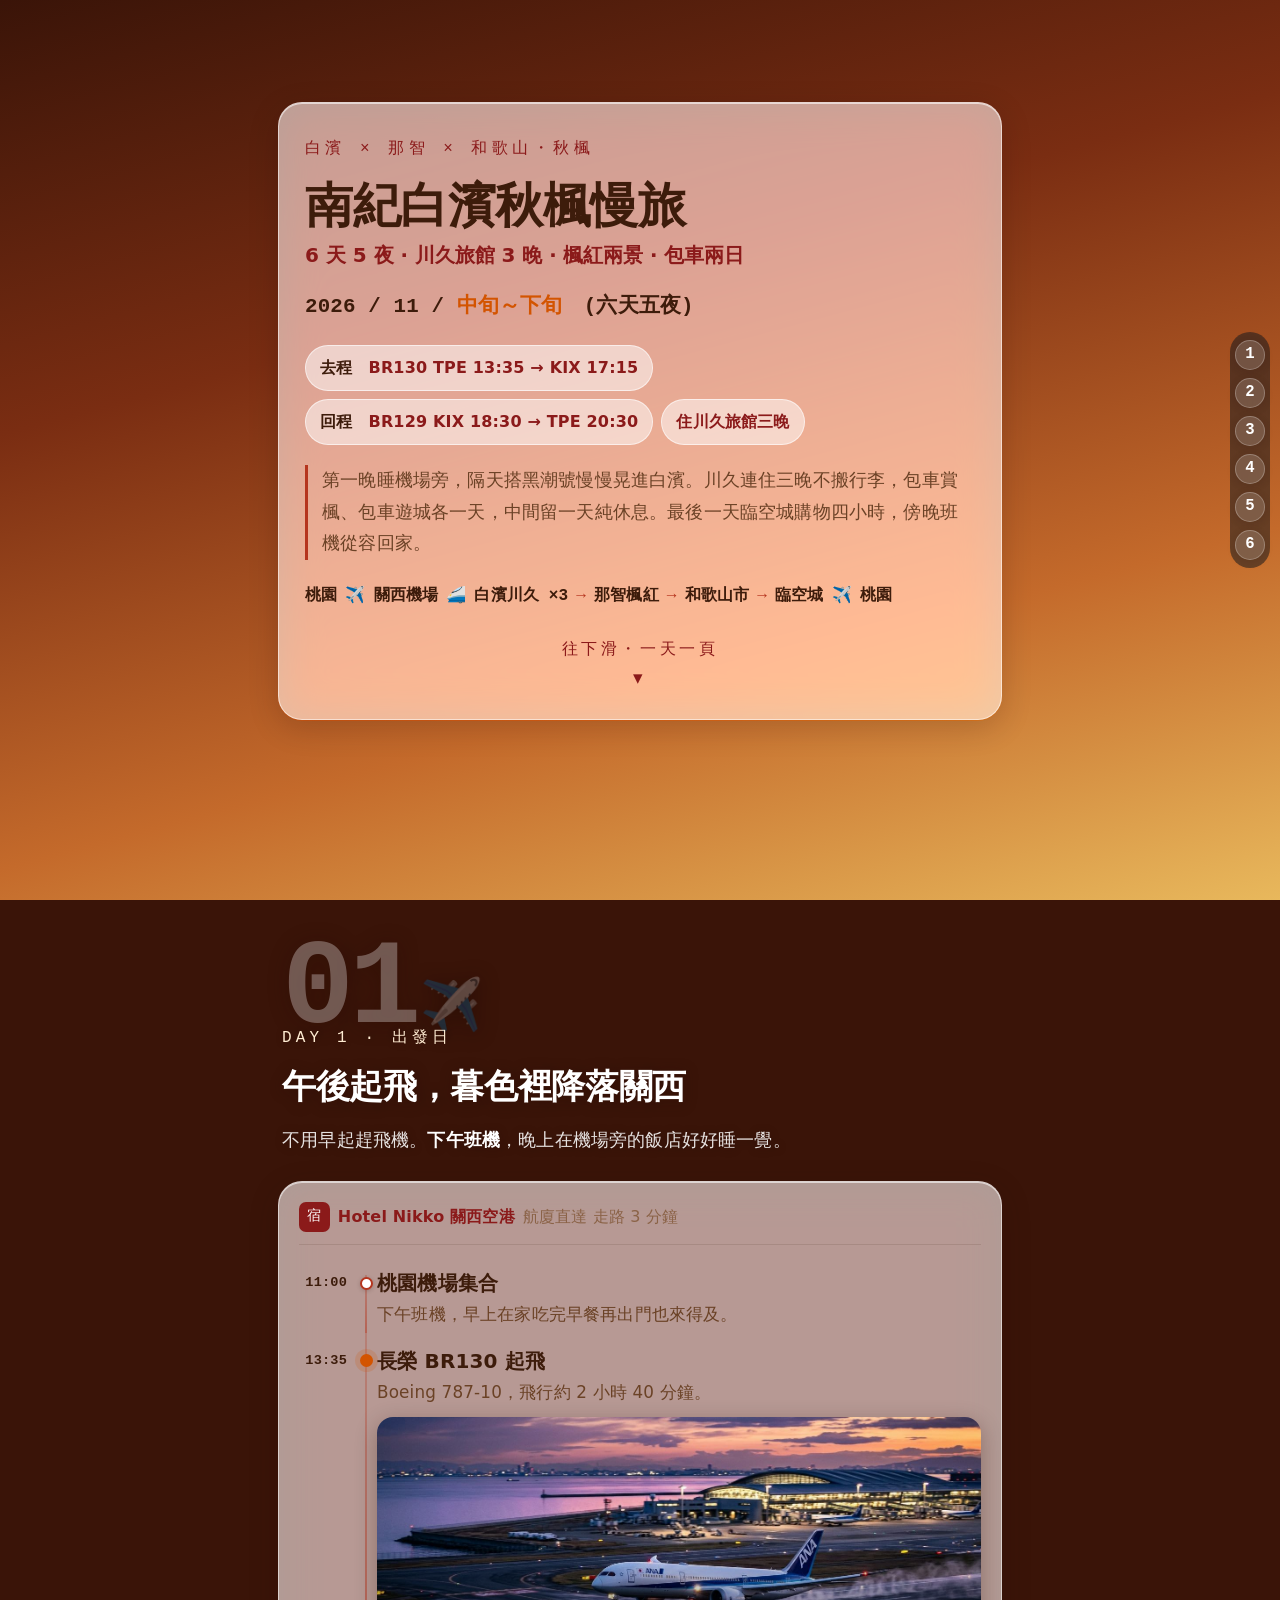
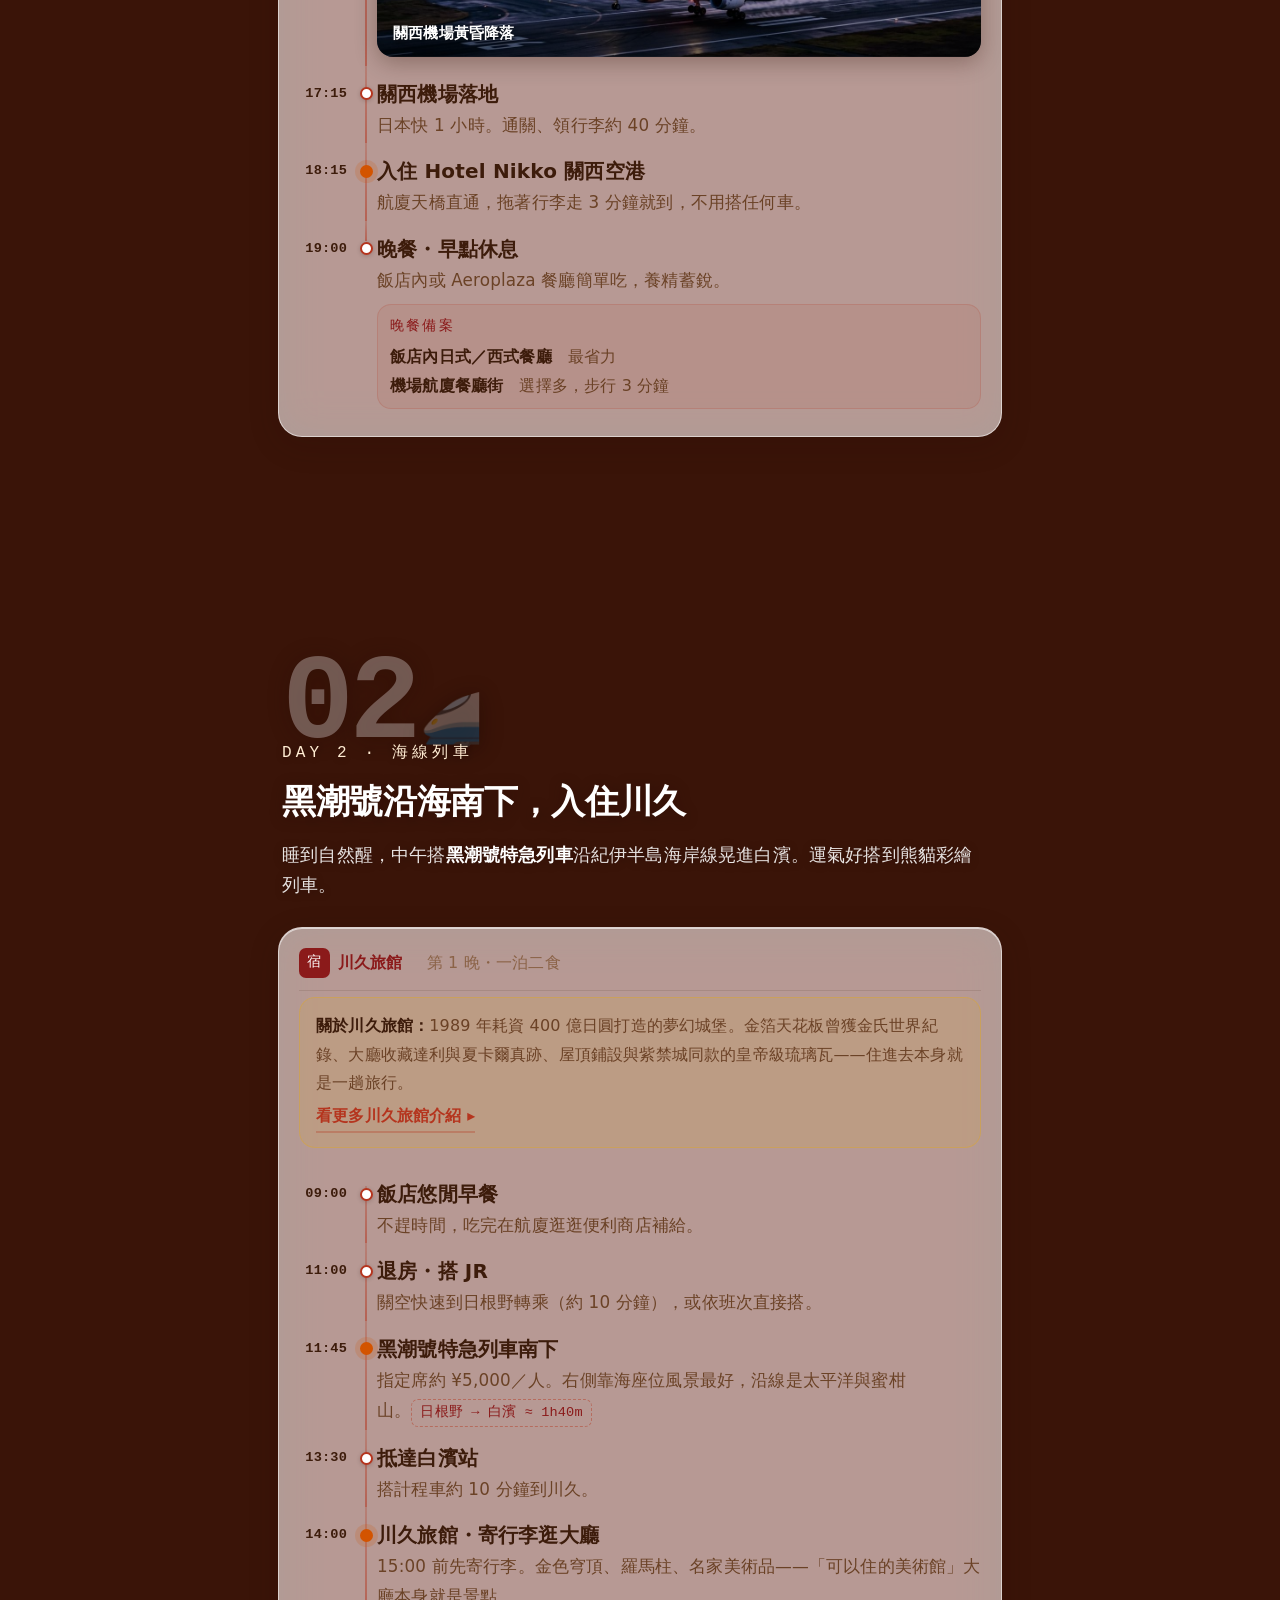
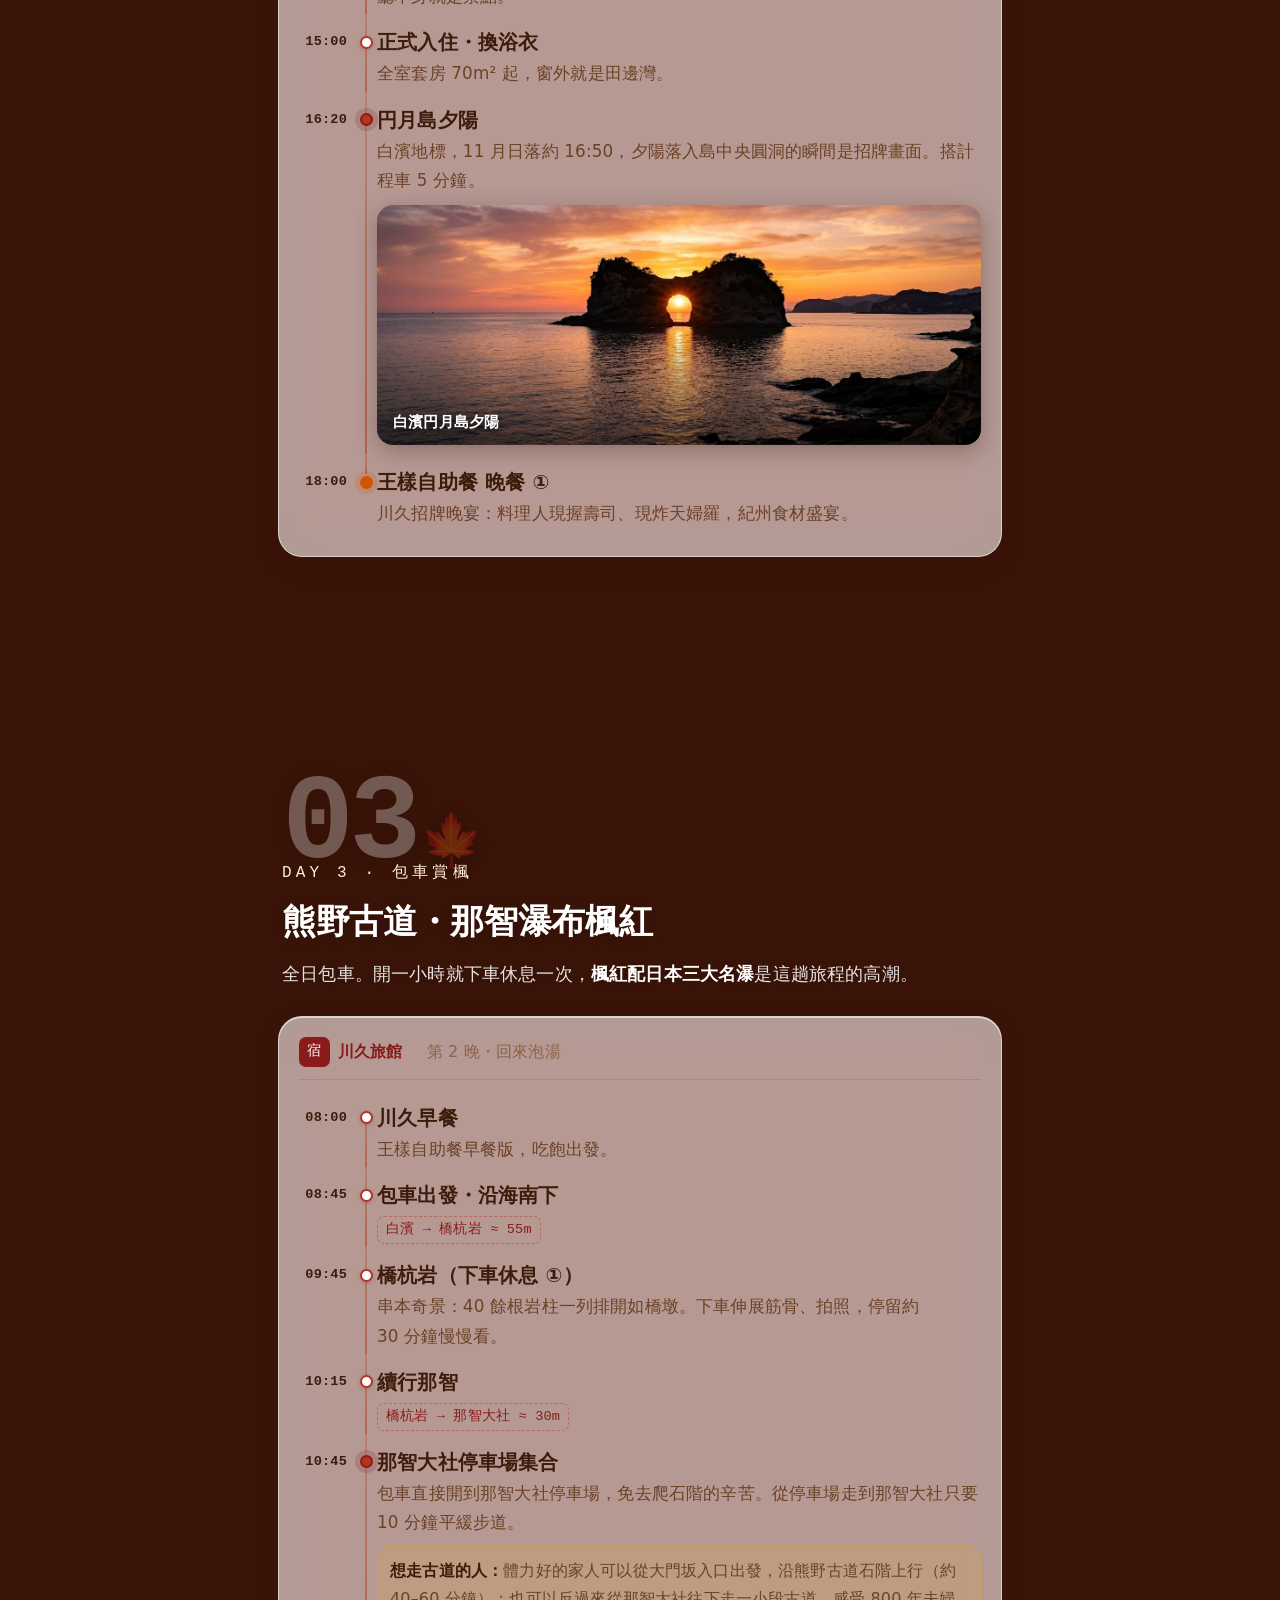
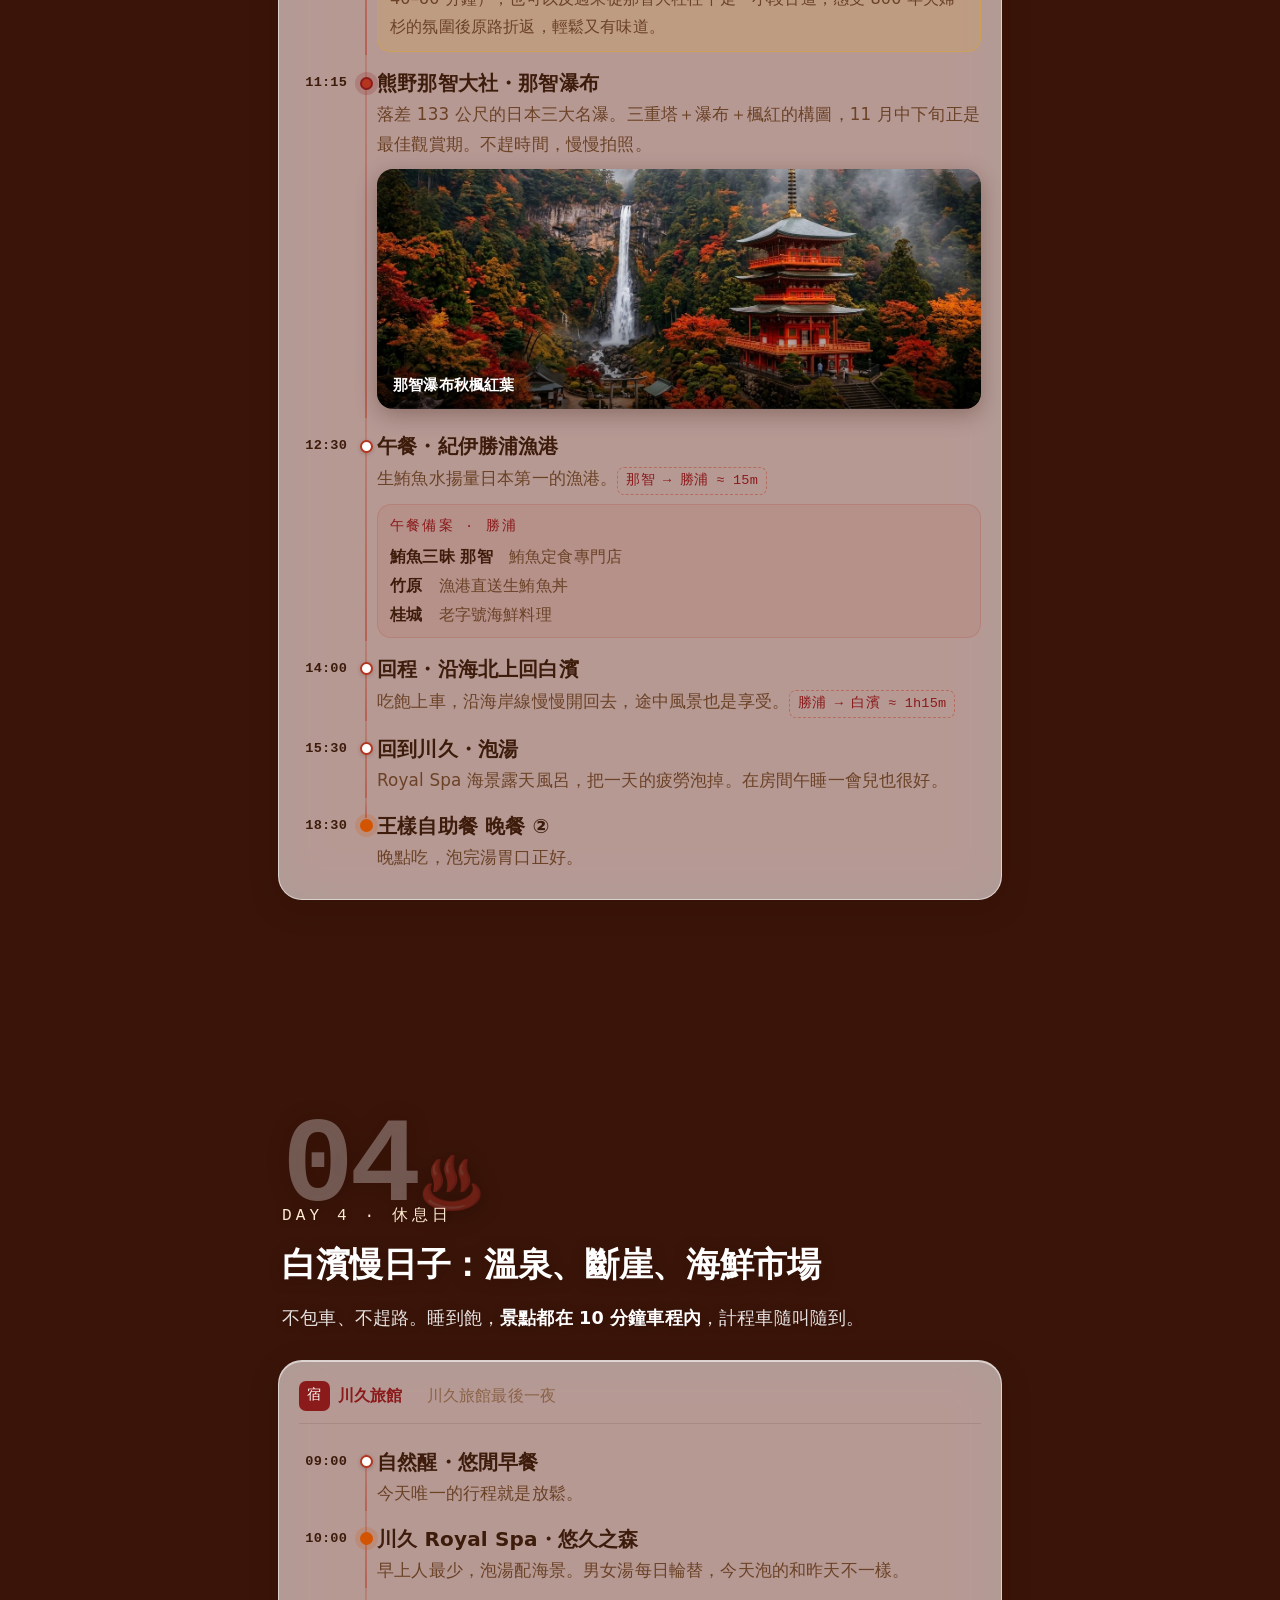
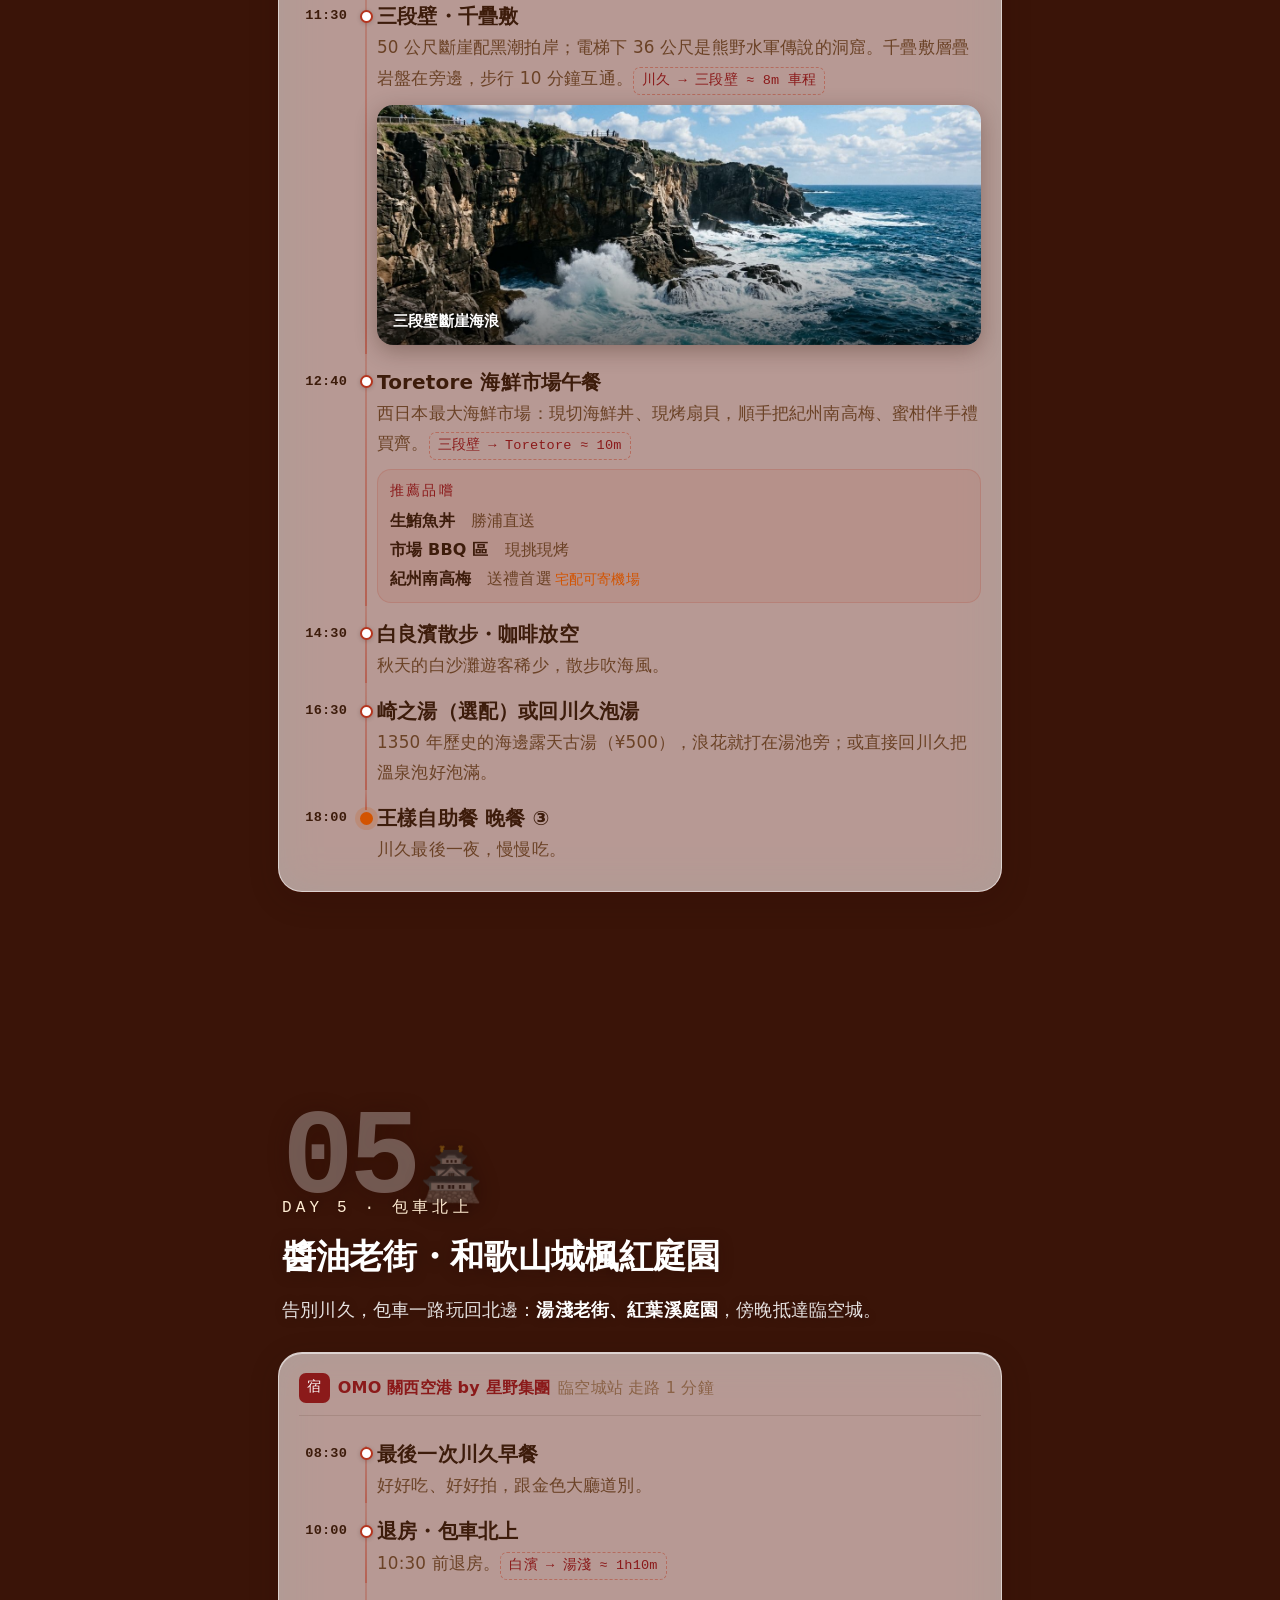
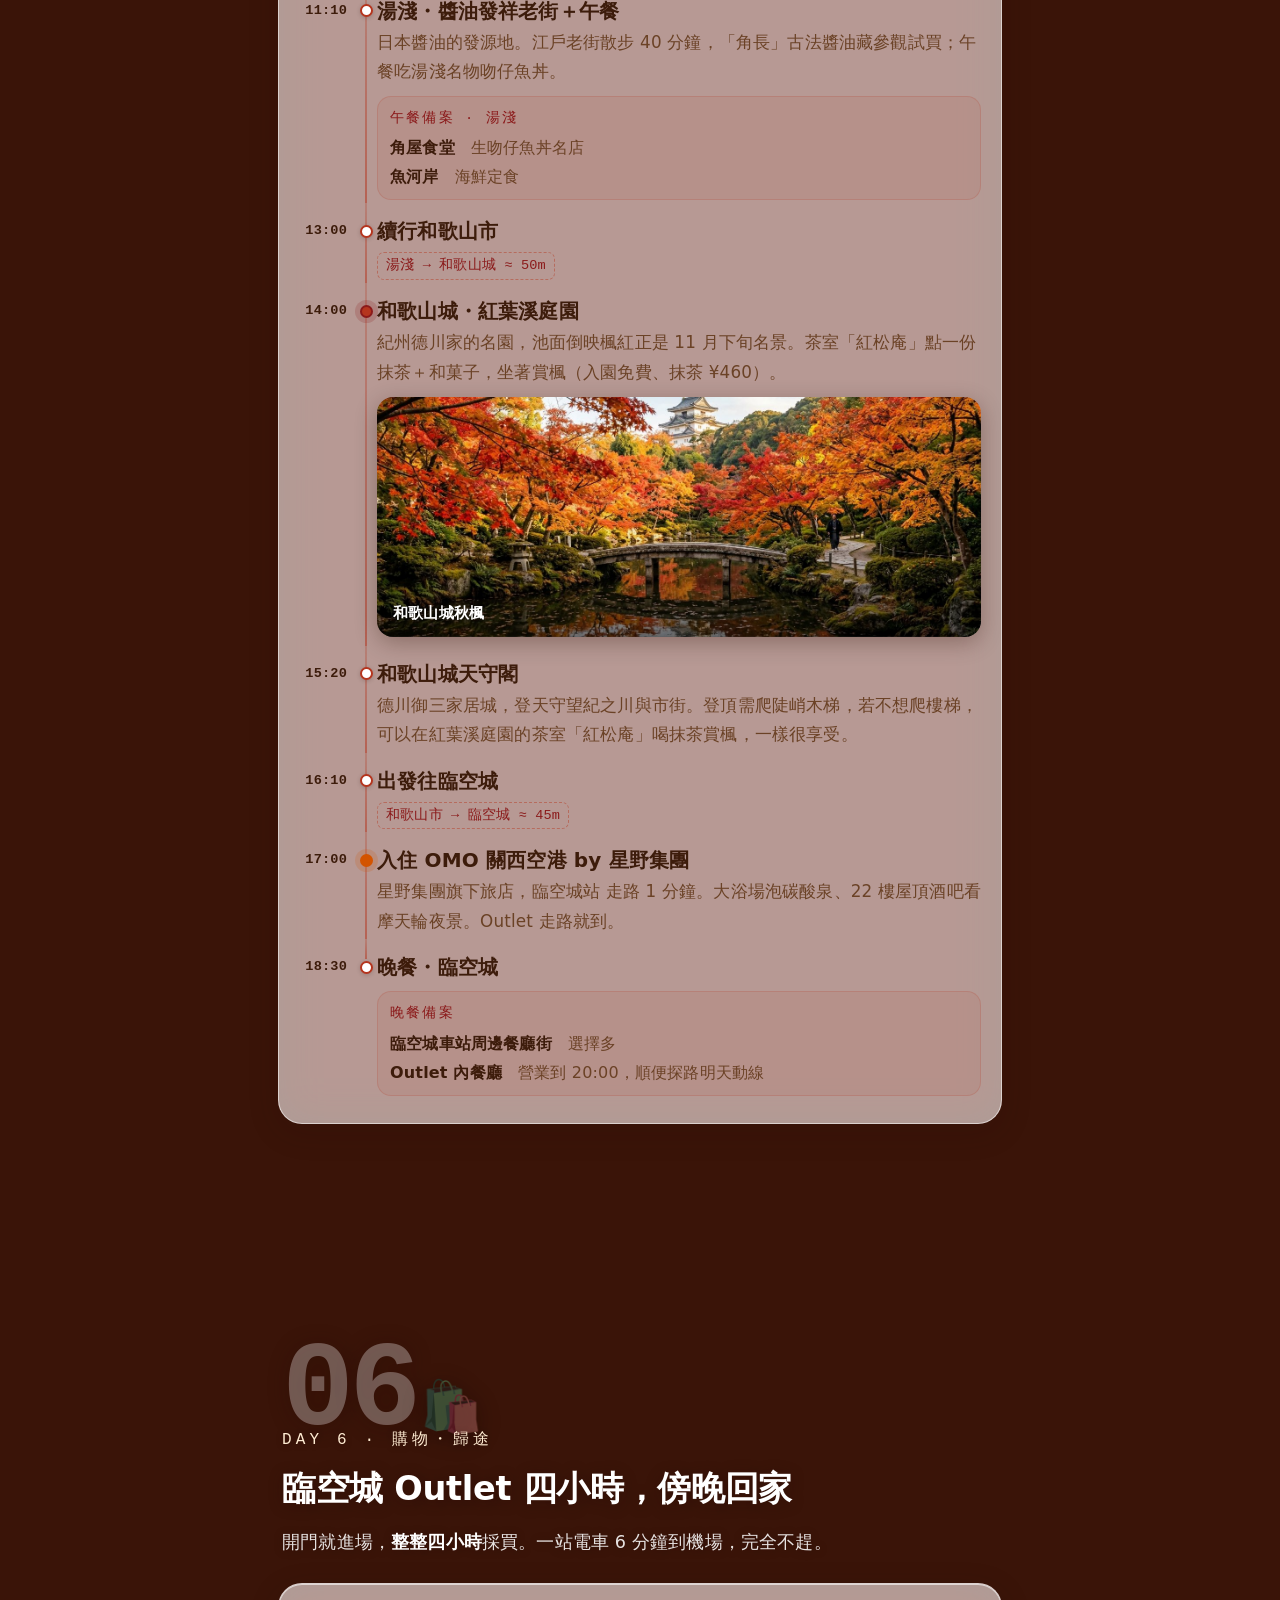
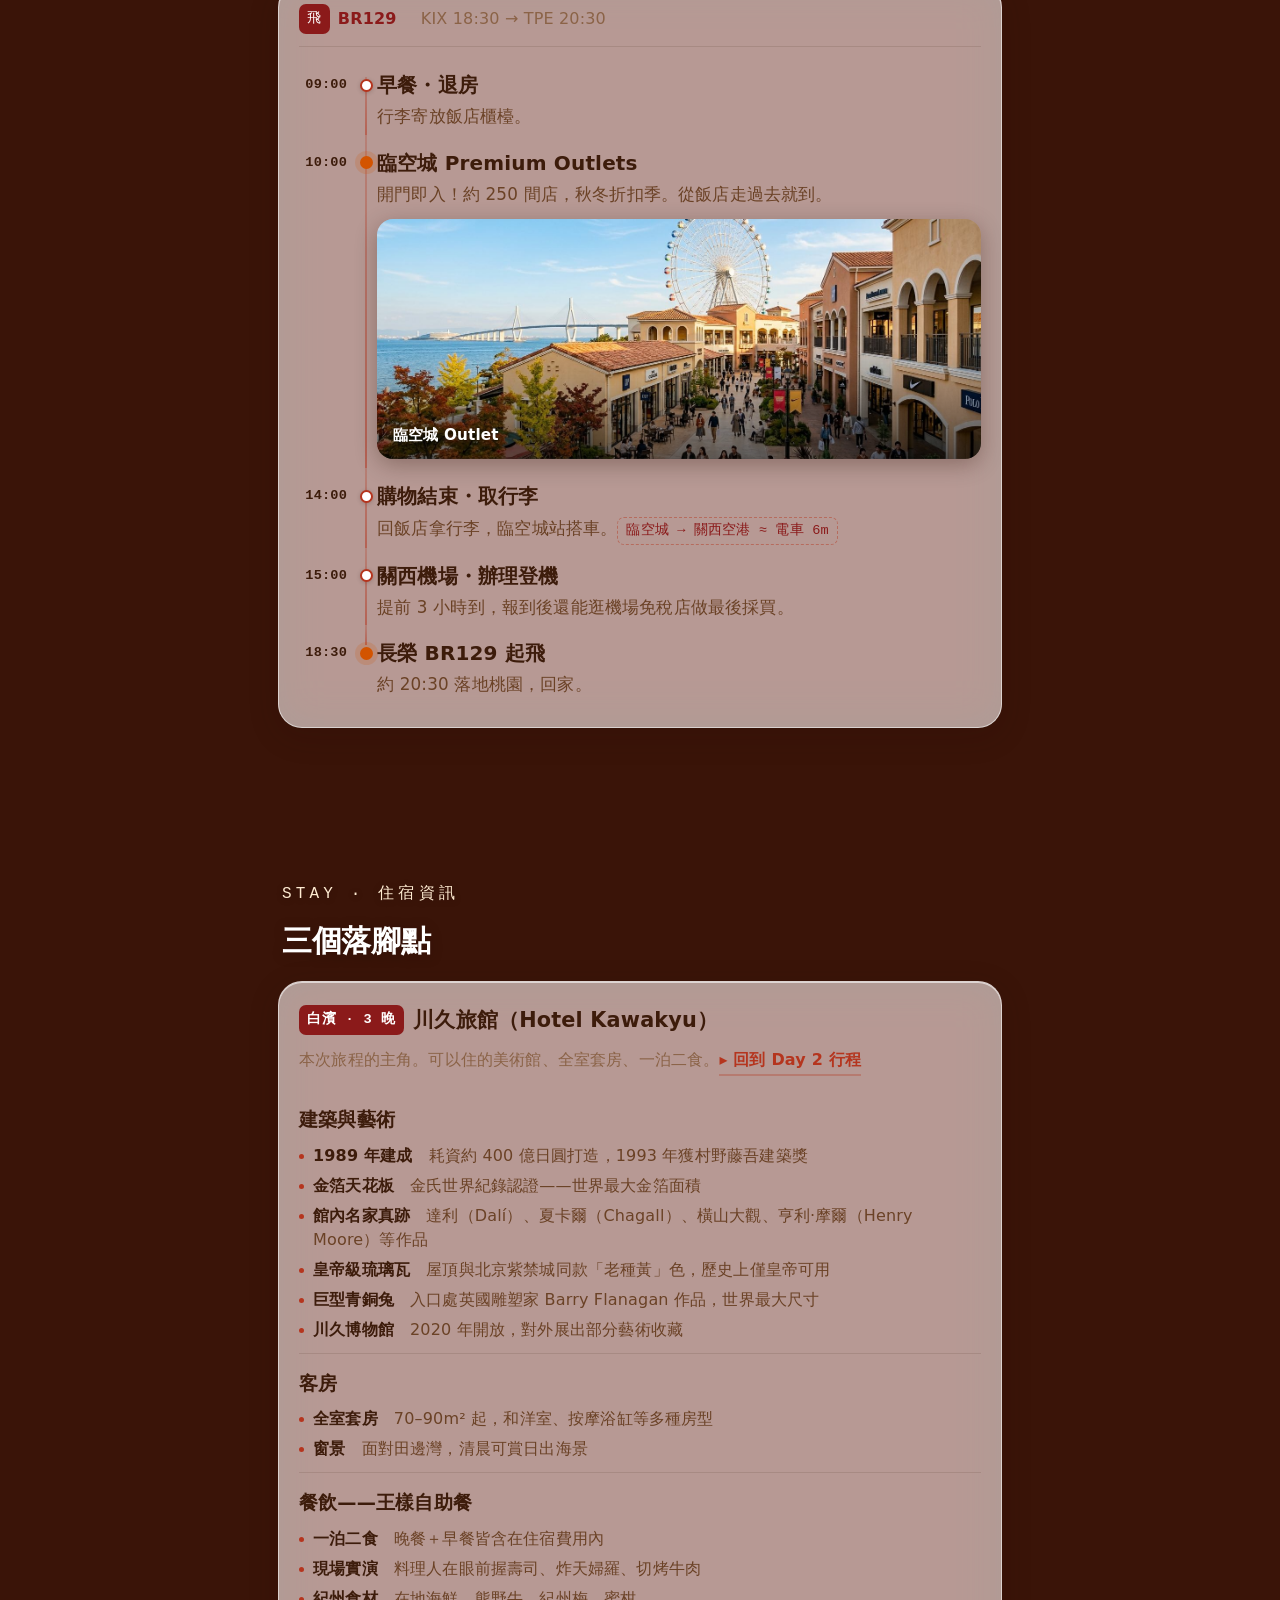
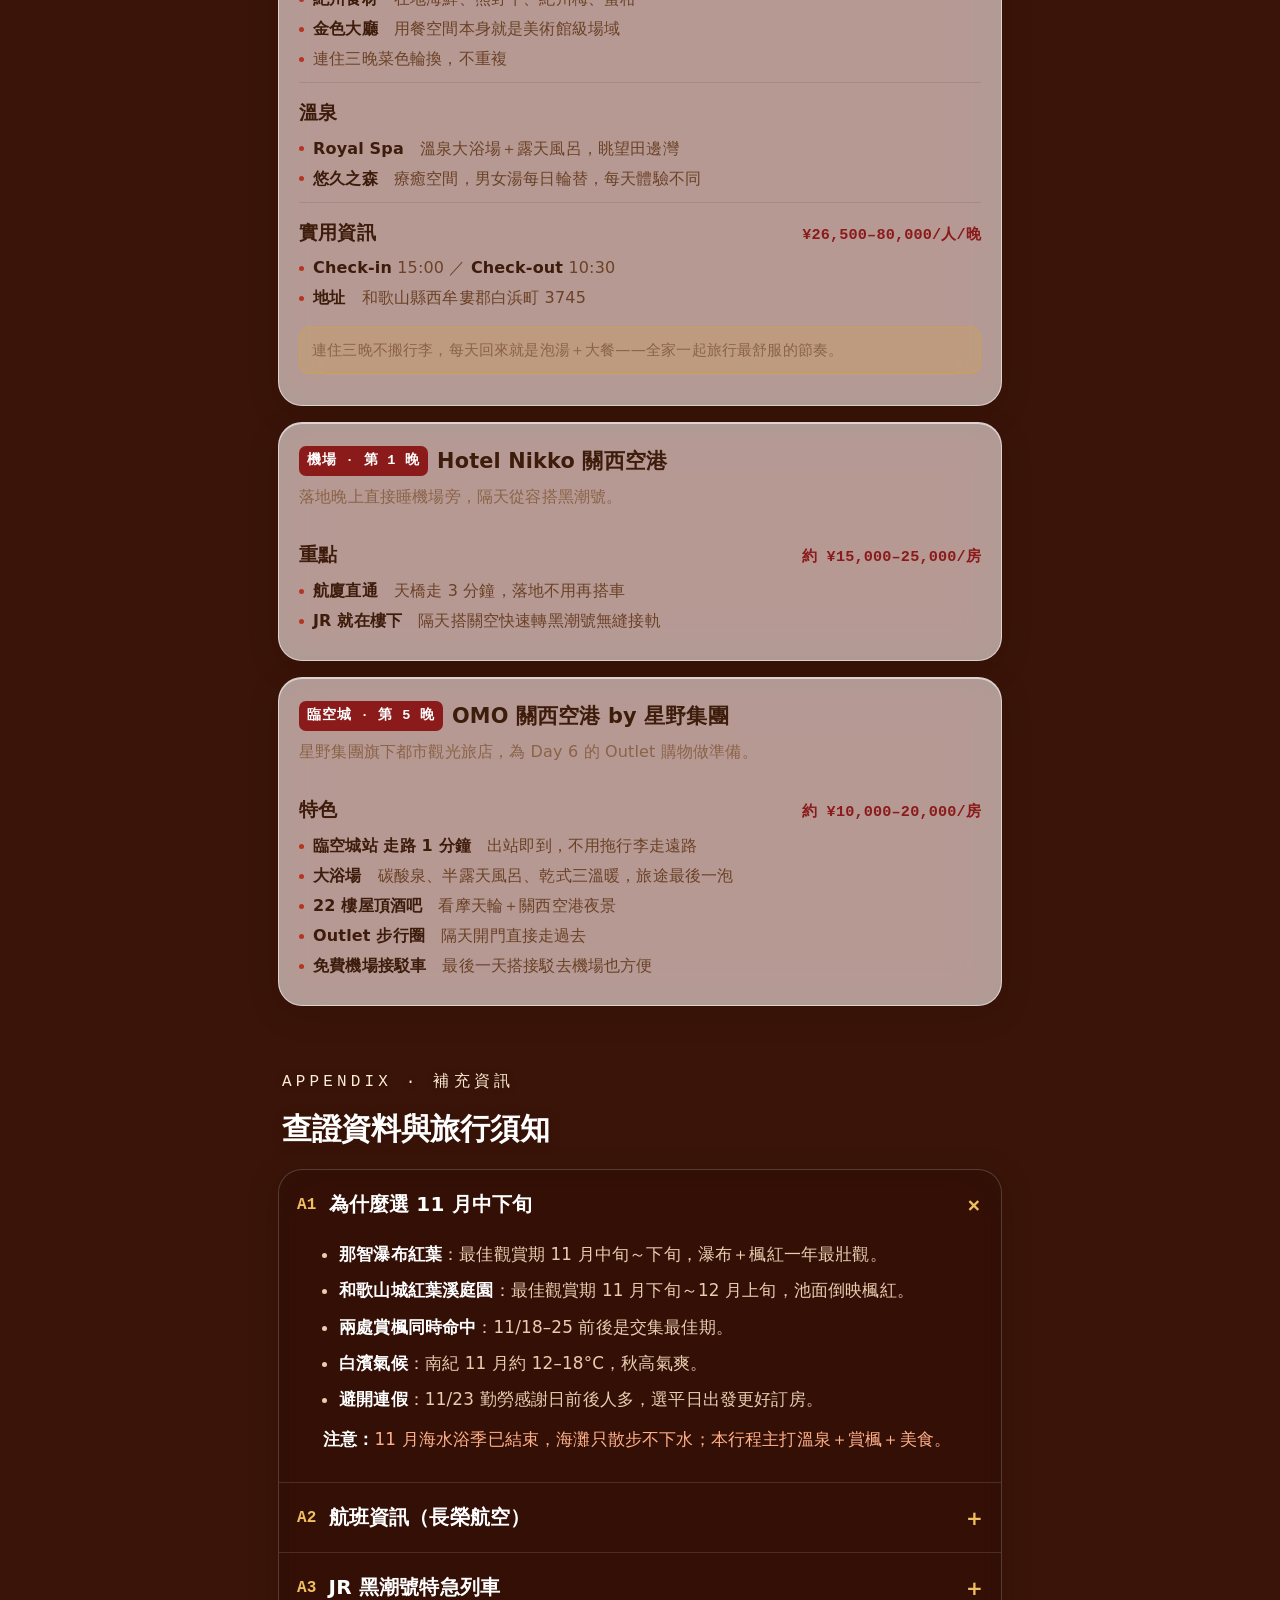
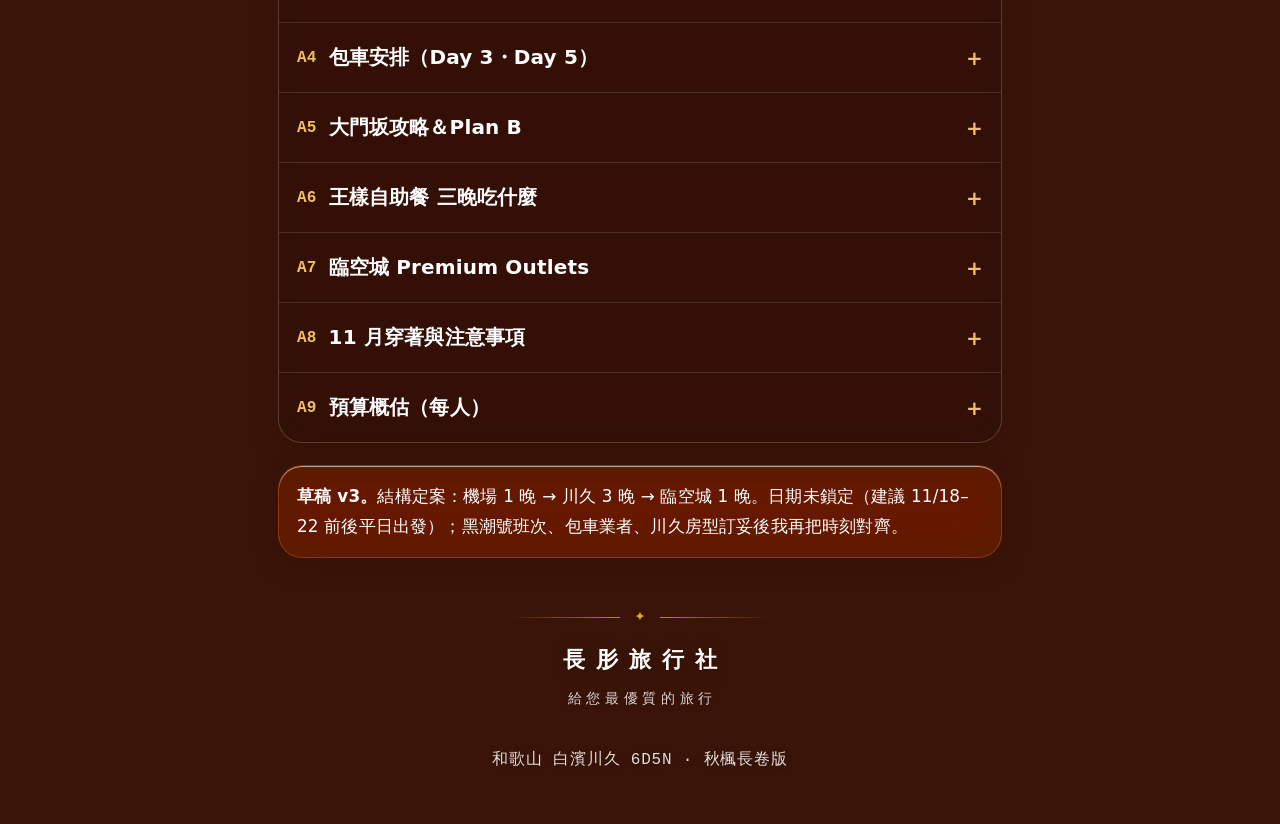
<file: 2026wakayama/index.html>
﻿<!DOCTYPE html>
<html lang="zh-Hant">
<head>
<meta charset="UTF-8">
<meta name="viewport" content="width=device-width, initial-scale=1.0, viewport-fit=cover">
<title>和歌山 白濱川久・秋楓 6天5夜｜2026.11</title>
<meta name="theme-color" content="#4a0e08">
<style>
  :root{
    --sans:-apple-system,BlinkMacSystemFont,"SF Pro Text","SF Pro Display","Helvetica Neue","PingFang TC","Microsoft JhengHei",system-ui,sans-serif;
    --mono:ui-monospace,"SF Mono","Menlo","Roboto Mono",monospace;
    --ink:#3d1c0b;
    --ink-soft:#6b4226;
    --ink-faint:#8b6347;
    --line:rgba(61,28,11,.12);
    --glass:rgba(255,255,255,.58);
    --glass-dark:rgba(46,16,8,.78);
    --accent:#b5351e;
    --accent-deep:#8b1a1a;
    --coral:#d35400;
    --gold:#e6a817;
    --radius:24px;
  }
  *{box-sizing:border-box;-webkit-tap-highlight-color:transparent;}
  html{scroll-behavior:smooth;}
  body{
    margin:0;color:var(--ink);font-family:var(--sans);
    line-height:1.75;font-size:1.05rem;letter-spacing:.01em;line-break:strict;
    -webkit-font-smoothing:antialiased;text-rendering:optimizeLegibility;
    padding-bottom:40px;overflow-x:hidden;background:#3a1408;
  }

  /* ===== sky layers ===== */
  .sky{position:fixed;inset:0;z-index:-3;}
  .skyl{position:absolute;inset:0;opacity:0;transition:opacity 1.4s ease;}
  .skyl.on{opacity:1;}
  .sky-hero{background:linear-gradient(165deg,#3a1408 0%,#7a2d12 35%,#c46a2b 70%,#e8b85c 100%);}
  .sky-d1{background:linear-gradient(170deg,#16152e 0%,#3d2a5c 38%,#8a4a6b 68%,#e08a5a 100%);}
  .sky-d2{background:linear-gradient(170deg,#0a3a52 0%,#0e6d86 42%,#3fae9e 72%,#bfe3d0 100%);}
  .sky-d3{background:linear-gradient(170deg,#4a0e08 0%,#8b1a10 34%,#c2431d 64%,#e8942f 100%);}
  .sky-d4{background:linear-gradient(170deg,#5c4526 0%,#a3793f 40%,#d9bc80 70%,#f2e6c8 100%);}
  .sky-d5{background:linear-gradient(170deg,#4a2408 0%,#8a4a10 38%,#c98a1e 68%,#e6c46a 100%);}
  .sky-d6{background:linear-gradient(170deg,#2a1030 0%,#6b2445 38%,#c2543a 68%,#f0a05c 100%);}
  #leaves{position:fixed;inset:0;z-index:-1;pointer-events:none;}

  .wrap{max-width:760px;margin:0 auto;padding:0 18px;}

  .glass{
    background:var(--glass);
    -webkit-backdrop-filter:blur(22px) saturate(180%);
    backdrop-filter:blur(22px) saturate(180%);
    border:1px solid rgba(255,255,255,.55);
    border-radius:var(--radius);
    box-shadow:0 8px 30px rgba(40,12,4,.18),inset 0 1px 0 rgba(255,255,255,.6);
  }

  /* ===== hero ===== */
  header.hero{min-height:92svh;display:flex;align-items:center;padding:max(34px,env(safe-area-inset-top)) 0 40px;}
  .hero .glass{padding:32px 26px 30px;}
  .eyebrow{font-family:var(--mono);font-size:1rem;letter-spacing:.28em;text-transform:uppercase;color:var(--accent-deep);margin:0 0 16px;}
  .hero h1{font-size:clamp(2rem,8vw,3rem);font-weight:800;line-height:1.12;margin:0;letter-spacing:-.01em;text-wrap:balance;}
  .hero h1 small{display:block;font-size:clamp(1.16rem,3.6vw,1.25rem);font-weight:600;color:var(--accent-deep);margin-top:12px;letter-spacing:0;}
  .hero .dates{font-family:var(--mono);font-size:clamp(1.16rem,4vw,1.3rem);font-weight:700;margin:22px 0 0;color:var(--ink);}
  .hero .dates b{color:var(--coral);}
  .seg{display:flex;flex-wrap:wrap;gap:8px;margin-top:20px;}
  .seg span{font-size:1rem;font-weight:600;padding:8px 14px;border-radius:999px;background:rgba(255,255,255,.5);border:1px solid rgba(255,255,255,.6);color:var(--ink);}
  .seg span b{color:var(--accent-deep);}
  .hook{margin:20px 0 0;padding-left:14px;border-left:3px solid var(--accent);color:var(--ink-soft);font-size:1.1rem;line-height:1.8;}
  .route{display:flex;flex-wrap:wrap;align-items:center;gap:8px;margin-top:22px;font-family:var(--mono);font-size:1rem;color:var(--ink-soft);}
  .route b{color:var(--ink);}
  .route i{color:var(--accent);font-style:normal;}
  .scrolldown{display:flex;flex-direction:column;align-items:center;gap:6px;margin-top:26px;color:var(--accent-deep);font-family:var(--mono);font-size:1rem;letter-spacing:.22em;}
  .scrolldown .arr{font-size:1.2rem;line-height:1;animation:bob 2.2s ease-in-out infinite;}
  @keyframes bob{0%,100%{transform:translateY(0);}50%{transform:translateY(7px);}}

  /* ===== day sections ===== */
  .dsec{min-height:100svh;padding:12svh 0 10svh;scroll-margin-top:0;position:relative;}
  .dhead{position:relative;margin-bottom:26px;padding-left:4px;}
  .dhead .big{font-family:var(--mono);font-weight:800;font-size:clamp(4.2rem,18vw,7.5rem);line-height:.9;color:rgba(255,255,255,.3);letter-spacing:-.04em;text-shadow:0 2px 20px rgba(40,12,4,.35);user-select:none;}
  .dhead .ttl{position:relative;margin-top:-1.2em;}
  .dhead .lbl{font-family:var(--mono);font-size:1rem;letter-spacing:.26em;text-transform:uppercase;color:#ffecd2;margin:0 0 6px;text-shadow:0 1px 6px rgba(40,12,4,.45);}
  .dhead h2{font-size:clamp(1.5rem,6vw,2.1rem);font-weight:800;margin:0;color:#fff;letter-spacing:-.01em;text-shadow:0 2px 14px rgba(40,12,4,.4);text-wrap:balance;}
  .dhead .sub{margin:8px 0 0;color:rgba(255,255,255,.88);font-size:1.1rem;text-shadow:0 1px 8px rgba(40,12,4,.4);}
  .dhead .sub b{color:#fff;}

  .day{padding:20px 20px 10px;margin-bottom:16px;}
  .day-stay{display:flex;flex-wrap:wrap;align-items:center;gap:4px 8px;font-size:1rem;color:var(--ink-faint);padding-bottom:12px;border-bottom:1px solid var(--line);margin-bottom:4px;}
  .day-stay b{color:var(--accent-deep);font-weight:700;}
  .day-stay .tag{font-family:var(--mono);font-size:0.85rem;color:#fff;background:var(--accent-deep);padding:3px 8px;border-radius:7px;letter-spacing:.06em;white-space:nowrap;}

  .tl{position:relative;padding:6px 0 14px;}
  .stop{position:relative;padding:13px 0 3px 78px;}
  .stop::before{content:"";position:absolute;left:66px;top:0;bottom:0;width:2px;background:linear-gradient(rgba(181,53,30,.25),rgba(181,53,30,.55));}
  .stop:first-child::before{top:20px;}
  .stop:last-child::before{height:20px;bottom:auto;}
  .stop .node{position:absolute;left:60.5px;top:calc(6.5px + .9375rem);width:13px;height:13px;border-radius:50%;background:#fff;border:2px solid var(--accent);z-index:2;box-shadow:0 1px 4px rgba(40,12,4,.2);}
  .stop.key .node{background:var(--coral);border-color:var(--coral);box-shadow:0 0 0 5px rgba(211,84,0,.18);}
  .stop.maple .node{background:var(--accent);border-color:var(--accent-deep);box-shadow:0 0 0 5px rgba(139,26,26,.2);}
  .stop .time{position:absolute;left:0;top:13px;line-height:calc(1.25rem * 1.5);width:48px;text-align:right;font-family:var(--mono);font-size:0.85rem;font-weight:700;color:var(--ink);}
  .stop h4{margin:0 0 2px;font-size:1.25rem;line-height:1.5;font-weight:700;}
  .stop p{margin:0;color:var(--ink-soft);font-size:1.05rem;}
  .drive{display:inline-block;margin-top:4px;font-family:var(--mono);font-size:0.85rem;color:var(--accent-deep);border:1px dashed rgba(181,53,30,.45);border-radius:7px;padding:1px 8px;white-space:nowrap;}
  .meal{margin-top:9px;background:rgba(181,53,30,.08);border:1px solid rgba(181,53,30,.16);border-radius:14px;padding:10px 12px;}
  .meal .mh{font-family:var(--mono);font-size:0.85rem;letter-spacing:.16em;text-transform:uppercase;color:var(--accent-deep);margin:0 0 6px;}
  .meal ul{margin:0;padding:0;list-style:none;display:flex;flex-direction:column;gap:5px;}
  .meal li{font-size:1rem;color:var(--ink-soft);line-height:1.5;}
  .meal li b{color:var(--ink);}
  .meal li .t{font-family:var(--mono);font-size:0.85rem;color:var(--coral);margin-left:3px;}
  .planb{margin-top:9px;background:rgba(230,168,23,.14);border:1px solid rgba(230,168,23,.4);border-radius:14px;padding:10px 12px;font-size:1rem;color:var(--ink-soft);}
  .planb b{color:var(--ink);}

  /* ===== scene cards ===== */
  .scene{position:relative;overflow:hidden;border-radius:16px;margin:10px 0 6px;box-shadow:0 6px 22px rgba(40,12,4,.3);}
  .scene img{width:100%;height:240px;object-fit:cover;display:block;}
  .scene::after{content:"";position:absolute;inset:0;background:linear-gradient(transparent 55%,rgba(0,0,0,.55));pointer-events:none;z-index:1;}
  .scene .cap{position:absolute;left:16px;bottom:12px;z-index:2;color:#fff;font-size:0.95rem;font-weight:700;text-shadow:0 2px 8px rgba(0,0,0,.7);line-height:1.5;}
  /* ===== kawakyu intro ===== */
  .ki{
    background:rgba(230,168,23,.12);border:1px solid rgba(230,168,23,.35);
    border-radius:16px;padding:14px 16px;margin:6px 0 12px;
    font-size:1rem;color:var(--ink-soft);line-height:1.8;
  }
  .ki b{color:var(--ink);}
  .ki-link{
    display:inline-block;margin-top:4px;
    color:var(--accent);font-weight:700;font-size:1rem;
    text-decoration:none;border-bottom:2px solid rgba(181,53,30,.3);
    transition:border-color .2s;
  }
  .ki-link:hover{border-color:var(--accent);}

  /* ===== stay / appendix ===== */
  .sec{padding-top:46px;scroll-margin-top:14px;}
  .sec>.lbl{font-family:var(--mono);font-size:1rem;letter-spacing:.26em;text-transform:uppercase;color:#ffecd2;margin:0 0 6px;padding-left:4px;text-shadow:0 1px 6px rgba(40,12,4,.4);}
  .sec>h2{font-size:clamp(1.4rem,5.4vw,1.9rem);font-weight:800;margin:0 0 14px;color:#fff;padding-left:4px;letter-spacing:-.01em;text-shadow:0 2px 12px rgba(40,12,4,.35);}
  .card{padding:20px 20px 16px;margin-bottom:16px;}
  .card h3.area{font-size:1.3rem;font-weight:700;margin:0 0 4px;display:flex;flex-wrap:wrap;align-items:center;gap:6px 9px;}
  .card h3.area .pin{font-family:var(--mono);font-size:0.85rem;color:#fff;background:var(--accent-deep);padding:3px 8px;border-radius:7px;letter-spacing:.06em;white-space:nowrap;flex:none;}
  .card .note{font-size:1rem;color:var(--ink-faint);margin:0 0 14px;}
  .tier{border-top:1px solid var(--line);padding:13px 0 3px;}
  .tier:first-of-type{border-top:none;}
  .tier .th{display:flex;align-items:baseline;gap:8px;margin-bottom:7px;}
  .tier .th .name{font-weight:700;font-size:1.2rem;}
  .tier .th .px{margin-left:auto;font-family:var(--mono);font-size:0.95rem;font-weight:700;color:var(--accent-deep);white-space:nowrap;}
  .tier ul{margin:0 0 8px;padding:0;list-style:none;display:flex;flex-direction:column;gap:6px;}
  .tier li{font-size:1rem;color:var(--ink-soft);line-height:1.5;padding-left:14px;position:relative;}
  .tier li::before{content:"";position:absolute;left:0;top:.62em;width:5px;height:5px;border-radius:50%;background:var(--accent);}
  .tier li b{color:var(--ink);font-weight:600;}
  .pxbar{font-size:0.95rem;color:var(--ink-faint);background:rgba(230,168,23,.16);border:1px solid rgba(230,168,23,.4);border-radius:12px;padding:9px 12px;margin-top:6px;}

  .supp .panel{background:var(--glass-dark);-webkit-backdrop-filter:blur(22px) saturate(160%);backdrop-filter:blur(22px) saturate(160%);border:1px solid rgba(255,255,255,.18);border-radius:var(--radius);box-shadow:0 8px 30px rgba(40,12,4,.25);overflow:hidden;color:#ffecd2;}
  .supp details{border-bottom:1px solid rgba(255,255,255,.12);}
  .supp details:last-child{border-bottom:none;}
  .supp summary{cursor:pointer;list-style:none;padding:17px 18px;font-weight:700;font-size:1.25rem;color:#fff;display:flex;align-items:center;gap:12px;}
  .supp summary::-webkit-details-marker{display:none;}
  .supp summary .ix{font-family:var(--mono);font-size:1rem;color:#f0c060;}
  .supp summary .pl{margin-left:auto;font-size:1.25rem;color:#f0c060;transition:transform .25s;line-height:1;}
  .supp details[open] summary .pl{transform:rotate(45deg);}
  .supp .body{padding:0 18px 18px 44px;color:#e8cdb0;font-size:1.05rem;line-height:1.8;}
  .supp .body p{margin:0 0 10px;}
  .supp .body ul{margin:0 0 10px;padding-left:16px;}
  .supp .body li{margin:0 0 6px;}
  .supp .body b{color:#fff;}
  .supp .body .warn{color:#ffb088;}
  .supp .body .m{color:#f0c060;font-family:var(--mono);}
  .dt{width:100%;border-collapse:collapse;font-size:1rem;margin:2px 0 10px;font-variant-numeric:tabular-nums;}
  .dt td{border-bottom:1px solid rgba(255,255,255,.12);padding:7px 5px;vertical-align:top;}
  .dt td:first-child{color:#fff;font-family:var(--mono);width:40%;}

  .draft{padding:16px 18px;margin:22px 0 0;background:rgba(211,84,0,.16);border:1px solid rgba(211,84,0,.45);}
  .draft,.draft *{color:#fff;}

  /* ===== day rail ===== */
  .rail{position:fixed;right:10px;top:50%;transform:translateY(-50%);z-index:50;display:flex;flex-direction:column;gap:8px;
    padding:8px 5px;border-radius:999px;background:rgba(10,20,30,.5);
    -webkit-backdrop-filter:blur(10px);backdrop-filter:blur(10px);}
  .rail a{display:flex;align-items:center;justify-content:center;width:30px;height:30px;border-radius:50%;
    background:rgba(255,255,255,.16);border:1px solid rgba(255,255,255,.25);
    font-family:var(--mono);font-size:0.98rem;font-weight:700;color:#fff;text-decoration:none;
    transition:all .3s;box-shadow:0 2px 8px rgba(40,12,4,.15);}
  .rail a.active{background:#fff;color:var(--accent-deep);transform:scale(1.25);box-shadow:0 3px 12px rgba(40,12,4,.3);}
  

  /* ===== agency + footer ===== */
  .agency{text-align:center;margin:52px 0 14px;padding:0 18px;}
  .agency .ag-rule{display:flex;align-items:center;justify-content:center;gap:14px;color:var(--gold);font-size:.85rem;margin-bottom:16px;text-shadow:0 1px 6px rgba(40,12,4,.5);}
  .agency .ag-rule i{font-style:normal;line-height:1;}
  .agency .ag-rule span{width:min(110px,24vw);height:1px;background:linear-gradient(to right,transparent,rgba(230,168,23,.8));}
  .agency .ag-rule span:last-child{background:linear-gradient(to left,transparent,rgba(230,168,23,.8));}
  .agency .ag-name{margin:0;color:#fff;font-size:1.4rem;font-weight:800;letter-spacing:.5em;text-indent:.5em;text-shadow:0 2px 14px rgba(40,12,4,.55);}
  .agency .ag-sub{margin:8px 0 0;color:rgba(255,255,255,.82);font-family:var(--mono);font-size:.9rem;letter-spacing:.32em;text-indent:.32em;text-shadow:0 1px 6px rgba(40,12,4,.45);}

  footer.foot{text-align:center;color:rgba(255,255,255,.85);font-family:var(--mono);font-size:1rem;letter-spacing:.05em;padding:20px 0 10px;text-shadow:0 1px 6px rgba(40,12,4,.4);}

  :focus-visible{outline:3px solid #fff;outline-offset:2px;border-radius:6px;}
  .reveal{opacity:0;transform:translateY(22px);transition:opacity .6s ease,transform .6s ease;}
  .reveal.in{opacity:1;transform:none;}
  @media(prefers-reduced-motion:reduce){
    .reveal{opacity:1;transform:none;transition:none;}
    html{scroll-behavior:auto;}
    .scrolldown .arr{animation:none;}
    .skyl{transition:none;}
  }
  @media(max-width:520px){
    .stop{padding-left:64px;}
    .stop::before{left:52px;}
    .stop .node{left:46.5px;}
    .stop .time{width:42px;font-size:.8rem;}
  }

  @media(max-width:600px){
    :root{--glass:rgba(255,255,255,.8);}
    .glass{-webkit-backdrop-filter:blur(12px) saturate(160%);backdrop-filter:blur(12px) saturate(160%);}
  }
  @supports not (backdrop-filter:blur(1px)){
    .glass{background:rgba(255,255,255,.93);}
  }

  p{text-wrap:pretty;}
  .nb{white-space:nowrap;}

  .dhead .big .emo{font-size:.42em;letter-spacing:0;vertical-align:baseline;margin-left:.08em;filter:drop-shadow(0 2px 8px rgba(0,0,0,.3));}

  @media(max-width:600px){
    .rail{right:auto;left:50%;top:auto;bottom:12px;transform:translateX(-50%);
      flex-direction:row;gap:8px;padding:6px 10px;border-radius:999px;
      background:rgba(10,20,30,.6);
      -webkit-backdrop-filter:blur(10px);backdrop-filter:blur(10px);}
    .rail a{width:38px;height:38px;font-size:.95rem;
      background:rgba(255,255,255,.16);color:#fff;}
    .rail a.active{background:#fff;color:var(--accent-deep);transform:none;}
    body{padding-bottom:88px;}
    .dsec{min-height:auto;padding:9svh 0 7svh;}
    .dhead .lbl,.sec>.lbl{letter-spacing:.15em;}
  }

  @media(prefers-reduced-motion:no-preference){
    .reveal.in .scene img,.scene.reveal.in img{animation:kb 9s ease-out both;}
    @keyframes kb{from{transform:scale(1.06);}to{transform:scale(1);}}
  }

  #pbar{position:fixed;top:0;left:0;height:3px;width:0;background:var(--accent);z-index:99;}
  /* iPhone 15 Pro（393px）窄幅調校 */
  @media(max-width:430px){
    .wrap{padding:0 14px;}
    .day{padding:16px 14px 8px;}
    .stop{padding-left:58px;}
    .stop::before{left:47px;}
    .stop .node{left:41.5px;}
    .stop .time{width:38px;font-size:.78rem;}
    .scene img{height:190px;}
    .hero .glass{padding:26px 20px 24px;}
    .seg span{white-space:nowrap;font-size:.88rem;padding:7px 11px;}
    .eyebrow{letter-spacing:.16em;white-space:nowrap;}
  }
</style>
</head>
<body>
<div id="pbar"></div>

<div class="sky" aria-hidden="true">
  <div class="skyl sky-hero on" data-sky="hero"></div>
  <div class="skyl sky-d1" data-sky="d1"></div>
  <div class="skyl sky-d2" data-sky="d2"></div>
  <div class="skyl sky-d3" data-sky="d3"></div>
  <div class="skyl sky-d4" data-sky="d4"></div>
  <div class="skyl sky-d5" data-sky="d5"></div>
  <div class="skyl sky-d6" data-sky="d6"></div>
</div>
<canvas id="leaves" aria-hidden="true"></canvas>

<!-- ============ HERO ============ -->
<header class="hero" data-day="hero"><div class="wrap reveal">
  <div class="glass">
    <p class="eyebrow">白濱 × 那智 × 和歌山・秋楓</p>
    <h1>南紀白濱秋楓慢旅<small>6 天 5 夜 ‧ 川久旅館 3 晚 ‧ 楓紅兩景 ‧ 包車兩日</small></h1>
    <p class="dates">2026 / 11 / <b>中旬～下旬</b>　(六天五夜)</p>
    <div class="seg">
      <span>去程　<b>BR130 TPE 13:35 → KIX 17:15</b></span>
      <span>回程　<b>BR129 KIX 18:30 → TPE 20:30</b></span>
      <span><b>住川久旅館三晚</b></span>
    </div>
    <p class="hook">第一晚睡機場旁，隔天搭黑潮號慢慢晃進白濱。川久連住三晚不搬行李，包車賞楓、包車遊城各一天，中間留一天純休息。最後一天臨空城購物<span class="nb">四小時</span>，傍晚班機從容回家。</p>
    <p class="route"><b>桃園</b><i>✈&#xFE0F;</i><b>關西機場</b><i>🚄</i><b>白濱川久 ×3</b><i>→</i><b>那智楓紅</b><i>→</i><b>和歌山市</b><i>→</i><b>臨空城</b><i>✈&#xFE0F;</i><b>桃園</b></p>
    <div class="scrolldown"><span>往下滑・一天一頁</span><span class="arr">▾</span></div>
  </div>
</div></header>

<main>

  <!-- ============ DAY 1 ============ -->
  <section class="dsec" data-day="d1" id="d1"><div class="wrap">
    <div class="dhead reveal">
      <div class="big">01<span class="emo">✈&#xFE0F;</span></div>
      <div class="ttl">
        <p class="lbl">Day 1 · 出發日</p>
        <h2>午後起飛，暮色裡降落關西</h2>
        <p class="sub">不用早起趕飛機。<b>下午班機</b>，晚上在機場旁的飯店好好睡一覺。</p>
      </div>
    </div>
    <div class="glass day reveal">
      <div class="day-stay"><span class="tag">宿</span><b>Hotel Nikko 關西空港</b><span class="nb">航廈直達 走路 3 分鐘</span></div>
      <div class="tl">
        <div class="stop"><span class="time">11:00</span><span class="node"></span><h4>桃園機場集合</h4><p>下午班機，早上在家吃完早餐再出門也來得及。</p></div>
        <div class="stop key"><span class="time">13:35</span><span class="node"></span><h4>長榮 BR130 起飛</h4><p>Boeing 787-10，飛行約 <span class="nb">2 小時</span> <span class="nb">40 分鐘</span>。</p>
          <div class="scene"><img src="images/day1.jpg" alt="關西機場黃昏降落" loading="lazy" decoding="async"><span class="cap">關西機場黃昏降落</span></div>
        </div>
        <div class="stop"><span class="time">17:15</span><span class="node"></span><h4>關西機場落地</h4><p>日本快 <span class="nb">1 小時</span>。通關、領行李約 <span class="nb">40 分鐘</span>。</p></div>
        <div class="stop key"><span class="time">18:15</span><span class="node"></span><h4>入住 Hotel Nikko 關西空港</h4><p>航廈天橋直通，拖著行李走 <span class="nb">3 分鐘</span>就到，不用搭任何車。</p></div>
        <div class="stop"><span class="time">19:00</span><span class="node"></span><h4>晚餐・早點休息</h4><p>飯店內或 Aeroplaza 餐廳簡單吃，養精蓄銳。</p>
          <div class="meal"><p class="mh">晚餐備案</p><ul><li><b>飯店內日式／西式餐廳</b>　最省力</li><li><b>機場航廈餐廳街</b>　選擇多，步行 <span class="nb">3 分鐘</span></li></ul></div>
        </div>
      </div>
    </div>
  </div></section>

  <!-- ============ DAY 2 ============ -->
  <section class="dsec" data-day="d2" id="d2"><div class="wrap">
    <div class="dhead reveal">
      <div class="big">02<span class="emo">🚄</span></div>
      <div class="ttl">
        <p class="lbl">Day 2 · 海線列車</p>
        <h2>黑潮號沿海南下，入住川久</h2>
        <p class="sub">睡到自然醒，中午搭<b>黑潮號特急列車</b>沿紀伊半島海岸線晃進白濱。運氣好搭到熊貓彩繪列車。</p>
      </div>
    </div>
    <div class="glass day reveal">
      <div class="day-stay"><span class="tag">宿</span><b>川久旅館</b>　第 1 晚・一泊二食</div>

      <div class="ki">
        <b>關於川久旅館：</b>1989 年耗資 400 億日圓打造的夢幻城堡。金箔天花板曾獲金氏世界紀錄、大廳收藏達利與夏卡爾真跡、屋頂鋪設與紫禁城同款的皇帝級琉璃瓦——住進去本身就是一趟旅行。<br>
        <a href="#kawakyu-detail" class="ki-link">看更多川久旅館介紹 ▸</a>
      </div>

      <div class="tl">
        <div class="stop"><span class="time">09:00</span><span class="node"></span><h4>飯店悠閒早餐</h4><p>不趕時間，吃完在航廈逛逛便利商店補給。</p></div>
        <div class="stop"><span class="time">11:00</span><span class="node"></span><h4>退房・搭 JR</h4><p>關空快速到日根野轉乘（約 <span class="nb">10 分鐘</span>），或依班次直接搭。</p></div>
        <div class="stop key"><span class="time">11:45</span><span class="node"></span><h4>黑潮號特急列車南下</h4><p>指定席約 <span class="nb">¥5,000／人</span>。右側靠海座位風景最好，沿線是太平洋與蜜柑山。<span class="drive">日根野 → 白濱 ≈ 1h40m</span></p></div>
        <div class="stop"><span class="time">13:30</span><span class="node"></span><h4>抵達白濱站</h4><p>搭計程車約 <span class="nb">10 分鐘</span>到川久。</p></div>
        <div class="stop key"><span class="time">14:00</span><span class="node"></span><h4>川久旅館・寄行李逛大廳</h4><p>15:00 前先寄行李。金色穹頂、羅馬柱、名家美術品——「可以住的美術館」大廳本身就是景點。</p></div>
        <div class="stop"><span class="time">15:00</span><span class="node"></span><h4>正式入住・換浴衣</h4><p>全室套房 <span class="nb">70m²</span> 起，窗外就是田邊灣。</p></div>
        <div class="stop maple"><span class="time">16:20</span><span class="node"></span><h4>円月島夕陽</h4><p>白濱地標，11 月日落約 16:50，夕陽落入島中央圓洞的瞬間是招牌畫面。搭計程車 <span class="nb">5 分鐘</span>。</p>
          <div class="scene"><img src="images/day2.jpg" alt="白濱円月島夕陽" loading="lazy" decoding="async"><span class="cap">白濱円月島夕陽</span></div>
        </div>
        <div class="stop key"><span class="time">18:00</span><span class="node"></span><h4>王樣自助餐 晚餐 ①</h4><p>川久招牌晚宴：料理人現握壽司、現炸天婦羅，紀州食材盛宴。</p></div>
      </div>
    </div>
  </div></section>

  <!-- ============ DAY 3 ============ -->
  <section class="dsec" data-day="d3" id="d3"><div class="wrap">
    <div class="dhead reveal">
      <div class="big">03<span class="emo">🍁</span></div>
      <div class="ttl">
        <p class="lbl">Day 3 · 包車賞楓</p>
        <h2>熊野古道・那智瀑布楓紅</h2>
        <p class="sub">全日包車。開一小時就下車休息一次，<b>楓紅配日本三大名瀑</b>是這趟旅程的高潮。</p>
      </div>
    </div>
    <div class="glass day reveal">
      <div class="day-stay"><span class="tag">宿</span><b>川久旅館</b>　第 2 晚・回來泡湯</div>
      <div class="tl">
        <div class="stop"><span class="time">08:00</span><span class="node"></span><h4>川久早餐</h4><p>王樣自助餐早餐版，吃飽出發。</p></div>
        <div class="stop"><span class="time">08:45</span><span class="node"></span><h4>包車出發・沿海南下</h4><p><span class="drive">白濱 → 橋杭岩 ≈ 55m</span></p></div>
        <div class="stop"><span class="time">09:45</span><span class="node"></span><h4>橋杭岩（下車休息 ①）</h4><p>串本奇景：40 餘根岩柱一列排開如橋墩。下車伸展筋骨、拍照，停留約 <span class="nb">30 分鐘</span>慢慢看。</p></div>
        <div class="stop"><span class="time">10:15</span><span class="node"></span><h4>續行那智</h4><p><span class="drive">橋杭岩 → 那智大社 ≈ 30m</span></p></div>
        <div class="stop maple"><span class="time">10:45</span><span class="node"></span><h4>那智大社停車場集合</h4><p>包車直接開到那智大社停車場，免去爬石階的辛苦。從停車場走到那智大社只要 <span class="nb">10 分鐘</span>平緩步道。</p>
          <div class="planb"><b>想走古道的人：</b>體力好的家人可以從大門坂入口出發，沿熊野古道石階上行（約 <span class="nb">40–60 分鐘</span>）；也可以反過來從那智大社往下走一小段古道，感受 800 年夫婦杉的氛圍後原路折返，輕鬆又有味道。</div>
        </div>
        <div class="stop maple"><span class="time">11:15</span><span class="node"></span><h4>熊野那智大社・那智瀑布</h4><p>落差 <span class="nb">133 公尺</span>的日本三大名瀑。三重塔＋瀑布＋楓紅的構圖，11 月中下旬正是最佳觀賞期。不趕時間，慢慢拍照。</p>
          <div class="scene"><img src="images/day3.jpg" alt="那智瀑布秋楓紅葉" loading="lazy" decoding="async"><span class="cap">那智瀑布秋楓紅葉</span></div>
        </div>
        <div class="stop"><span class="time">12:30</span><span class="node"></span><h4>午餐・紀伊勝浦漁港</h4><p>生鮪魚水揚量日本第一的漁港。<span class="drive">那智 → 勝浦 ≈ 15m</span></p>
          <div class="meal"><p class="mh">午餐備案 · 勝浦</p><ul><li><b>鮪魚三昧 那智</b>　鮪魚定食專門店</li><li><b>竹原</b>　漁港直送生鮪魚丼</li><li><b>桂城</b>　老字號海鮮料理</li></ul></div>
        </div>
        <div class="stop"><span class="time">14:00</span><span class="node"></span><h4>回程・沿海北上回白濱</h4><p>吃飽上車，沿海岸線慢慢開回去，途中風景也是享受。<span class="drive">勝浦 → 白濱 ≈ 1h15m</span></p></div>
        <div class="stop"><span class="time">15:30</span><span class="node"></span><h4>回到川久・泡湯</h4><p>Royal Spa 海景露天風呂，把一天的疲勞泡掉。在房間午睡一會兒也很好。</p></div>
        <div class="stop key"><span class="time">18:30</span><span class="node"></span><h4>王樣自助餐 晚餐 ②</h4><p>晚點吃，泡完湯胃口正好。</p></div>
      </div>
    </div>
  </div></section>

  <!-- ============ DAY 4 ============ -->
  <section class="dsec" data-day="d4" id="d4"><div class="wrap">
    <div class="dhead reveal">
      <div class="big">04<span class="emo">♨&#xFE0F;</span></div>
      <div class="ttl">
        <p class="lbl">Day 4 · 休息日</p>
        <h2>白濱慢日子：溫泉、斷崖、海鮮市場</h2>
        <p class="sub">不包車、不趕路。睡到飽，<b>景點都在 <span class="nb">10 分鐘</span>車程內</b>，計程車隨叫隨到。</p>
      </div>
    </div>
    <div class="glass day reveal">
      <div class="day-stay"><span class="tag">宿</span><b>川久旅館</b>　川久旅館最後一夜</div>
      <div class="tl">
        <div class="stop"><span class="time">09:00</span><span class="node"></span><h4>自然醒・悠閒早餐</h4><p>今天唯一的行程就是放鬆。</p></div>
        <div class="stop key"><span class="time">10:00</span><span class="node"></span><h4>川久 Royal Spa・悠久之森</h4><p>早上人最少，泡湯配海景。男女湯每日輪替，今天泡的和昨天不一樣。</p></div>
        <div class="stop"><span class="time">11:30</span><span class="node"></span><h4>三段壁・千疊敷</h4><p>50 公尺斷崖配黑潮拍岸；電梯下 36 公尺是熊野水軍傳說的洞窟。千疊敷層疊岩盤在旁邊，步行 <span class="nb">10 分鐘</span>互通。<span class="drive">川久 → 三段壁 ≈ 8m 車程</span></p>
          <div class="scene"><img src="images/day4.jpg" alt="三段壁斷崖海浪" loading="lazy" decoding="async"><span class="cap">三段壁斷崖海浪</span></div>
        </div>
        <div class="stop"><span class="time">12:40</span><span class="node"></span><h4>Toretore 海鮮市場午餐</h4><p>西日本最大海鮮市場：現切海鮮丼、現烤扇貝，順手把紀州南高梅、蜜柑伴手禮買齊。<span class="drive">三段壁 → Toretore ≈ 10m</span></p>
          <div class="meal"><p class="mh">推薦品嚐</p><ul><li><b>生鮪魚丼</b>　勝浦直送</li><li><b>市場 BBQ 區</b>　現挑現烤</li><li><b>紀州南高梅</b>　送禮首選<span class="t">宅配可寄機場</span></li></ul></div>
        </div>
        <div class="stop"><span class="time">14:30</span><span class="node"></span><h4>白良濱散步・咖啡放空</h4><p>秋天的白沙灘遊客稀少，散步吹海風。</p>
        </div>
        <div class="stop"><span class="time">16:30</span><span class="node"></span><h4>崎之湯（選配）或回川久泡湯</h4><p>1350 年歷史的海邊露天古湯（¥500），浪花就打在湯池旁；或直接回川久把溫泉泡好泡滿。</p></div>
        <div class="stop key"><span class="time">18:00</span><span class="node"></span><h4>王樣自助餐 晚餐 ③</h4><p>川久最後一夜，慢慢吃。</p></div>
      </div>
    </div>
  </div></section>

  <!-- ============ DAY 5 ============ -->
  <section class="dsec" data-day="d5" id="d5"><div class="wrap">
    <div class="dhead reveal">
      <div class="big">05<span class="emo">🏯</span></div>
      <div class="ttl">
        <p class="lbl">Day 5 · 包車北上</p>
        <h2>醬油老街・和歌山城楓紅庭園</h2>
        <p class="sub">告別川久，包車一路玩回北邊：<b>湯淺老街、紅葉溪庭園</b>，傍晚抵達臨空城。</p>
      </div>
    </div>
    <div class="glass day reveal">
      <div class="day-stay"><span class="tag">宿</span><b>OMO 關西空港 by 星野集團</b><span class="nb">臨空城站 走路 1 分鐘</span></div>
      <div class="tl">
        <div class="stop"><span class="time">08:30</span><span class="node"></span><h4>最後一次川久早餐</h4><p>好好吃、好好拍，跟金色大廳道別。</p></div>
        <div class="stop"><span class="time">10:00</span><span class="node"></span><h4>退房・包車北上</h4><p>10:30 前退房。<span class="drive">白濱 → 湯淺 ≈ 1h10m</span></p></div>
        <div class="stop"><span class="time">11:10</span><span class="node"></span><h4>湯淺・醬油發祥老街＋午餐</h4><p>日本醬油的發源地。江戶老街散步 <span class="nb">40 分鐘</span>，「角長」古法醬油藏參觀試買；午餐吃湯淺名物吻仔魚丼。</p>
          <div class="meal"><p class="mh">午餐備案 · 湯淺</p><ul><li><b>角屋食堂</b>　生吻仔魚丼名店</li><li><b>魚河岸</b>　海鮮定食</li></ul></div>
        </div>
        <div class="stop"><span class="time">13:00</span><span class="node"></span><h4>續行和歌山市</h4><p><span class="drive">湯淺 → 和歌山城 ≈ 50m</span></p></div>
        <div class="stop maple"><span class="time">14:00</span><span class="node"></span><h4>和歌山城・紅葉溪庭園</h4><p>紀州德川家的名園，池面倒映楓紅正是 11 月下旬名景。茶室「紅松庵」點一份抹茶＋和菓子，坐著賞楓（入園免費、抹茶 ¥460）。</p>
          <div class="scene"><img src="images/day5.jpg" alt="和歌山城秋楓" loading="lazy" decoding="async"><span class="cap">和歌山城秋楓</span></div>
        </div>
        <div class="stop"><span class="time">15:20</span><span class="node"></span><h4>和歌山城天守閣</h4><p>德川御三家居城，登天守望紀之川與市街。登頂需爬陡峭木梯，若不想爬樓梯，可以在紅葉溪庭園的茶室「紅松庵」喝抹茶賞楓，一樣很享受。</p></div>
        <div class="stop"><span class="time">16:10</span><span class="node"></span><h4>出發往臨空城</h4><p><span class="drive">和歌山市 → 臨空城 ≈ 45m</span></p></div>
        <div class="stop key"><span class="time">17:00</span><span class="node"></span><h4>入住 OMO 關西空港 by 星野集團</h4><p>星野集團旗下旅店，臨空城站 <span class="nb">走路 1 分鐘</span>。大浴場泡碳酸泉、22 樓屋頂酒吧看摩天輪夜景。Outlet 走路就到。</p></div>
        <div class="stop"><span class="time">18:30</span><span class="node"></span><h4>晚餐・臨空城</h4>
          <div class="meal"><p class="mh">晚餐備案</p><ul><li><b>臨空城車站周邊餐廳街</b>　選擇多</li><li><b>Outlet 內餐廳</b>　營業到 20:00，順便探路明天動線</li></ul></div>
        </div>
      </div>
    </div>
  </div></section>

  <!-- ============ DAY 6 ============ -->
  <section class="dsec" data-day="d6" id="d6"><div class="wrap">
    <div class="dhead reveal">
      <div class="big">06<span class="emo">🛍&#xFE0F;</span></div>
      <div class="ttl">
        <p class="lbl">Day 6 · 購物・歸途</p>
        <h2>臨空城 Outlet 四小時，傍晚回家</h2>
        <p class="sub">開門就進場，<b>整整四小時</b>採買。一站電車 <span class="nb">6 分鐘</span>到機場，完全不趕。</p>
      </div>
    </div>
    <div class="glass day reveal">
      <div class="day-stay"><span class="tag">飛</span><b>BR129</b>　KIX 18:30 → TPE 20:30</div>
      <div class="tl">
        <div class="stop"><span class="time">09:00</span><span class="node"></span><h4>早餐・退房</h4><p>行李寄放飯店櫃檯。</p></div>
        <div class="stop key"><span class="time">10:00</span><span class="node"></span><h4>臨空城 Premium Outlets</h4><p>開門即入！約 250 間店，秋冬折扣季。從飯店走過去就到。</p>
          <div class="scene"><img src="images/day6.jpg" alt="臨空城 Outlet" loading="lazy" decoding="async"><span class="cap">臨空城 Outlet</span></div>
        </div>
        <div class="stop"><span class="time">14:00</span><span class="node"></span><h4>購物結束・取行李</h4><p>回飯店拿行李，臨空城站搭車。<span class="drive">臨空城 → 關西空港 ≈ 電車 6m</span></p></div>
        <div class="stop"><span class="time">15:00</span><span class="node"></span><h4>關西機場・辦理登機</h4><p>提前 <span class="nb">3 小時</span>到，報到後還能逛機場免稅店做最後採買。</p></div>
        <div class="stop key"><span class="time">18:30</span><span class="node"></span><h4>長榮 BR129 起飛</h4><p>約 20:30 落地桃園，回家。</p></div>
      </div>
    </div>
  </div></section>

  <!-- ============ 住宿 ============ -->
  <div class="wrap">
  <section class="sec" id="stay">
    <p class="lbl reveal">Stay · 住宿資訊</p>
    <h2 class="reveal">三個落腳點</h2>

    <div class="glass card reveal" id="kawakyu-detail">
      <h3 class="area"><span class="pin">白濱 · 3 晚</span>川久旅館（Hotel Kawakyu）</h3>
      <p class="note">本次旅程的主角。可以住的美術館、全室套房、一泊二食。<a href="#d2" class="ki-link">▸ 回到 Day 2 行程</a></p>
  <div class="tier"><div class="th"><span class="name">建築與藝術</span></div>
        <ul>
          <li><b>1989 年建成</b>　耗資約 400 億日圓打造，1993 年獲村野藤吾建築獎</li>
          <li><b>金箔天花板</b>　金氏世界紀錄認證——世界最大金箔面積</li>
          <li><b>館內名家真跡</b>　達利（Dalí）、夏卡爾（Chagall）、橫山大觀、亨利·摩爾（Henry Moore）等作品</li>
          <li><b>皇帝級琉璃瓦</b>　屋頂與北京紫禁城同款「老種黃」色，歷史上僅皇帝可用</li>
          <li><b>巨型青銅兔</b>　入口處英國雕塑家 Barry Flanagan 作品，世界最大尺寸</li>
          <li><b>川久博物館</b>　2020 年開放，對外展出部分藝術收藏</li>
        </ul>
      </div>
      <div class="tier"><div class="th"><span class="name">客房</span></div>
        <ul>
          <li><b>全室套房</b>　70–90m² 起，和洋室、按摩浴缸等多種房型</li>
          <li><b>窗景</b>　面對田邊灣，清晨可賞日出海景</li>
        </ul>
      </div>
      <div class="tier"><div class="th"><span class="name">餐飲——王樣自助餐</span></div>
        <ul>
          <li><b>一泊二食</b>　晚餐＋早餐皆含在住宿費用內</li>
          <li><b>現場實演</b>　料理人在眼前握壽司、炸天婦羅、切烤牛肉</li>
          <li><b>紀州食材</b>　在地海鮮、熊野牛、紀州梅、蜜柑</li>
          <li><b>金色大廳</b>　用餐空間本身就是美術館級場域</li>
          <li>連住三晚菜色輪換，不重複</li>
        </ul>
      </div>
      <div class="tier"><div class="th"><span class="name">溫泉</span></div>
        <ul>
          <li><b>Royal Spa</b>　溫泉大浴場＋露天風呂，眺望田邊灣</li>
          <li><b>悠久之森</b>　療癒空間，男女湯每日輪替，每天體驗不同</li>
        </ul>
      </div>
      <div class="tier"><div class="th"><span class="name">實用資訊</span><span class="px"><span class="nb">¥26,500–80,000</span>/人/晚</span></div>
        <ul>
          <li><b>Check-in</b> 15:00 ／ <b>Check-out</b> 10:30</li>
          <li><b>地址</b>　和歌山縣西牟婁郡白浜町 3745</li>
        </ul>
      </div>
      <p class="pxbar">連住三晚不搬行李，每天回來就是泡湯＋大餐——全家一起旅行最舒服的節奏。</p>
    </div>

    <div class="glass card reveal">
      <h3 class="area"><span class="pin">機場 · 第 1 晚</span>Hotel Nikko 關西空港</h3>
      <p class="note">落地晚上直接睡機場旁，隔天從容搭黑潮號。</p>
  <div class="tier"><div class="th"><span class="name">重點</span><span class="px">約 <span class="nb">¥15,000–25,000</span>/房</span></div>
        <ul>
          <li><b>航廈直通</b>　天橋走 <span class="nb">3 分鐘</span>，落地不用再搭車</li>
          <li><b>JR 就在樓下</b>　隔天搭關空快速轉黑潮號無縫接軌</li>
        </ul>
      </div>
    </div>

    <div class="glass card reveal">
      <h3 class="area"><span class="pin">臨空城 · 第 5 晚</span>OMO 關西空港 by 星野集團</h3>
      <p class="note">星野集團旗下都市觀光旅店，為 Day 6 的 Outlet 購物做準備。</p>
  <div class="tier"><div class="th"><span class="name">特色</span><span class="px">約 <span class="nb">¥10,000–20,000</span>/房</span></div>
        <ul>
          <li><b>臨空城站 <span class="nb">走路 1 分鐘</span></b>　出站即到，不用拖行李走遠路</li>
          <li><b>大浴場</b>　碳酸泉、半露天風呂、乾式三溫暖，旅途最後一泡</li>
          <li><b>22 樓屋頂酒吧</b>　看摩天輪＋關西空港夜景</li>
          <li><b>Outlet 步行圈</b>　隔天開門直接走過去</li>
          <li><b>免費機場接駁車</b>　最後一天搭接駁去機場也方便</li>
        </ul>
      </div>
    </div>
  </section>

  <!-- ============ 補充資訊 ============ -->
  <section class="sec supp" id="info">
    <p class="lbl reveal">Appendix · 補充資訊</p>
    <h2 class="reveal">查證資料與旅行須知</h2>
    <div class="panel reveal">

      <details open><summary><span class="ix">A1</span>為什麼選 11 月中下旬<span class="pl">+</span></summary><div class="body">
        <ul>
          <li><b>那智瀑布紅葉</b>：最佳觀賞期 11 月中旬～下旬，瀑布＋楓紅一年最壯觀。</li>
          <li><b>和歌山城紅葉溪庭園</b>：最佳觀賞期 11 月下旬～12 月上旬，池面倒映楓紅。</li>
          <li><b>兩處賞楓同時命中</b>：11/18–25 前後是交集最佳期。</li>
          <li><b>白濱氣候</b>：南紀 11 月約 <span class="nb">12–18°C</span>，秋高氣爽。</li>
          <li><b>避開連假</b>：11/23 勤勞感謝日前後人多，選平日出發更好訂房。</li>
        </ul>
        <p class="warn"><b>注意：</b>11 月海水浴季已結束，海灘只散步不下水；本行程主打溫泉＋賞楓＋美食。</p>
      </div></details>

      <details><summary><span class="ix">A2</span>航班資訊（長榮航空）<span class="pl">+</span></summary><div class="body">
        <table class="dt">
          <tr><td>去程 BR130</td><td>TPE 13:35 → KIX 17:15（每日）</td></tr>
          <tr><td>回程 BR129</td><td>KIX 18:30 → TPE 約 20:30（每日）</td></tr>
        </table>
        <p>皆為 <b>Boeing 787-10</b>。去程下午班不用早起；回程傍晚班讓 Day 6 有完整購物時間。長榮同路線另有 BR178（06:30 早班）、BR132（08:30 午前班）可比價備選。</p>
        <p class="warn">實際時刻依訂票時航空公司公告為準，本頁為 2025–26 年常態班表。</p>
      </div></details>

      <details><summary><span class="ix">A3</span>JR 黑潮號特急列車<span class="pl">+</span></summary><div class="body">
        <table class="dt">
          <tr><td>區間</td><td>日根野（關空轉乘）→ 白濱，約 <span class="nb">1 小時</span> <span class="nb">40 分鐘</span></td></tr>
          <tr><td>班次</td><td>約每小時 1 班</td></tr>
          <tr><td>票價</td><td>指定席約 <span class="nb">¥5,000／人</span>（關西機場出發合計）</td></tr>
          <tr><td>訂票</td><td>JR 西日本 e5489 網上預訂，有早鳥折扣</td></tr>
        </table>
        <p><b>熊貓黑潮號</b>：全車熊貓彩繪的特別編成，每天固定班次運行，時刻公布在 JR 西日本官網——訂得到的話大家一定很開心。</p>
        <p>座位選<b>海側（往白濱方向右側為海）</b>，記得劃右側。</p>
        <p class="warn"><b>貼心提醒：</b>務必提前在 e5489 劃位，確保全家座位相鄰且都在海側。現場購票可能被打散。</p>
      </div></details>

      <details><summary><span class="ix">A4</span>包車安排（Day 3・Day 5）<span class="pl">+</span></summary><div class="body">
        <p><b>Day 3 那智來回</b>：全日 <span class="nb">7–8 小時</span>、約 220km。行程：橋杭岩→那智大社／瀑布→勝浦午餐→沿海回白濱。</p>
        <p><b>Day 5 北上轉場</b>：約 <span class="nb">7 小時</span>、160km。行程：湯淺→和歌山城→臨空城放人。</p>
        <p>業者可洽：<b>明光計程車行</b>（白浜 0739-42-2727）、<b>白浜第一交通</b>、<b>串本計程車行</b>；或 VELTRA、KKday 平台預訂含中文服務車款。</p>
        <p class="warn">9 人座全日包車粗估 <span class="nb">¥50,000–80,000</span>／日，依車型與時數報價，建議兩個月前詢價預約。</p>
      </div></details>

      <details><summary><span class="ix">A5</span>大門坂攻略＆Plan B<span class="pl">+</span></summary><div class="body">
        <table class="dt">
          <tr><td>路線</td><td>大門坂入口 → 那智大社 → 那智瀑布，約 2.5km</td></tr>
          <tr><td>時間</td><td>慢走含參拜約 <span class="nb">2–2.5 小時</span></td></tr>
          <tr><td>難度</td><td>石階上坡為主，部分路段較陡</td></tr>
        </table>
        <p class="warn"><b>石階有苔蘚會滑</b>，務必穿防滑好走的鞋。</p>
        <p><b>預設方案（免爬坡）</b>：包車直上那智大社停車場，走平緩步道 <span class="nb">10 分鐘</span>即達。想挑戰古道的人可從大門坂入口步行上山，或從大社往下走一小段再折返。當天視體力臨場決定即可，兩案路線司機都熟。</p>
      </div></details>

      <details><summary><span class="ix">A6</span>王樣自助餐 三晚吃什麼<span class="pl">+</span></summary><div class="body">
        <p>川久一泊二食含晚＆早餐，晚餐即招牌<b>「王樣自助餐」</b>（王様のビュッフェ）：</p>
        <ul>
          <li><b>現場實演</b>　料理人眼前握壽司、炸天婦羅、切烤牛肉</li>
          <li><b>紀州食材</b>　在地海鮮、熊野牛、紀州梅、蜜柑</li>
          <li><b>金色大廳</b>　用餐空間本身就是美術館</li>
        </ul>
        <p>菜色每日輪換，連住三晚不重複的程度足夠；吃不慣自助餐的話部分房價方案可換懷石料理，訂房時確認。</p>
      </div></details>

      <details><summary><span class="ix">A7</span>臨空城 Premium Outlets<span class="pl">+</span></summary><div class="body">
        <table class="dt">
          <tr><td>營業時間</td><td>10:00–20:00</td></tr>
          <tr><td>店鋪數</td><td>約 250 間</td></tr>
          <tr><td>位置</td><td>臨空城站步行可達；OMO 關西空港旁</td></tr>
          <tr><td>距機場</td><td>電車一站約 <span class="nb">6 分鐘</span></td></tr>
        </table>
        <p>安排 10:00–14:00 共 <span class="nb">4 小時</span>。海邊 Outlet 風大，秋末記得帶外套。部分店家出示護照有外國旅客折價券（服務中心領取）。</p>
      </div></details>

      <details><summary><span class="ix">A8</span>11 月穿著與注意事項<span class="pl">+</span></summary><div class="body">
        <ul>
          <li><b>氣溫</b>：白濱 <span class="nb">12–18°C</span>、那智山區再低 <span class="nb">2–3°C</span>，洋蔥式穿法。</li>
          <li><b>鞋子</b>：Day 3 走古道，防滑運動鞋必備。</li>
          <li><b>日落</b>：11 月中下旬約 16:50，行程都排在天黑前結束。</li>
          <li><b>泡湯</b>：出浴後注意保暖再出門。</li>
          <li><b>雨具</b>：11 月少雨，帶折傘備用即可。</li>
        </ul>
      </div></details>

      <details><summary><span class="ix">A9</span>預算概估（每人）<span class="pl">+</span></summary><div class="body">
        <table class="dt">
          <tr><td>機票（長榮經濟艙）</td><td>約 <span class="nb">NT$8,000–15,000</span> 來回</td></tr>
          <tr><td>川久 3 晚（一泊二食）</td><td>約 <span class="nb">¥80,000–180,000／人</span></td></tr>
          <tr><td>機場飯店＋臨空城飯店</td><td>約 <span class="nb">¥25,000–45,000</span>／房（2 晚合計）</td></tr>
          <tr><td>JR 黑潮號</td><td>約 <span class="nb">¥5,000／人</span> 單程</td></tr>
          <tr><td>包車 ×2 日</td><td>約 <span class="nb">¥100,000–160,000</span>（全車）</td></tr>
          <tr><td>午餐・計程車・雜費</td><td>約 <span class="nb">¥4,000–6,000／人</span>／日</td></tr>
        </table>
        <p class="warn">川久是最大支出，房型價差大；秋季屬中價季節，越早訂越好。</p>
      </div></details>

    </div>

    <div class="glass draft reveal"><b>草稿 v3。</b>結構定案：機場 1 晚 → 川久 3 晚 → 臨空城 1 晚。日期未鎖定（建議 11/18–22 前後平日出發）；黑潮號班次、包車業者、川久房型訂妥後我再把時刻對齊。</div>
  </section>

  <div class="agency reveal">
    <div class="ag-rule"><span></span><i>✦</i><span></span></div>
    <p class="ag-name">長肜旅行社</p>
    <p class="ag-sub">給您最優質的旅行</p>
  </div>
  <footer class="foot">和歌山 白濱川久 6D5N · 秋楓長卷版</footer>
  </div>
</main>

<nav class="rail" aria-label="每日快速跳轉">
  <a href="#d1" data-rail="d1">1</a>
  <a href="#d2" data-rail="d2">2</a>
  <a href="#d3" data-rail="d3">3</a>
  <a href="#d4" data-rail="d4">4</a>
  <a href="#d5" data-rail="d5">5</a>
  <a href="#d6" data-rail="d6">6</a>
</nav>

<script>
(function(){
  var pbar=document.getElementById('pbar');
  addEventListener('scroll',function(){
    var h=document.documentElement;
    pbar.style.width=(h.scrollTop/(h.scrollHeight-h.clientHeight)*100)+'%';
  },{passive:true});

  var reduced=window.matchMedia('(prefers-reduced-motion: reduce)').matches;

  /* reveal */
  var els=document.querySelectorAll('.reveal');
  if('IntersectionObserver' in window){
    var io=new IntersectionObserver(function(es){es.forEach(function(e){if(e.isIntersecting){e.target.classList.add('in');io.unobserve(e.target);}});},{threshold:.08});
    els.forEach(function(e){io.observe(e);});
  }else{els.forEach(function(e){e.classList.add('in');});}

  /* sky + leaf palette per day */
  var palettes={
    hero:{colors:['#c2431d','#e8942f','#8b1a10'],count:14},
    d1:{colors:['#e08a5a','#c9b458','#8a4a6b'],count:6},
    d2:{colors:['#3fae9e','#bfe3d0','#e8d9a0'],count:5},
    d3:{colors:['#c2431d','#8b1a10','#e8942f','#d35400'],count:26},
    d4:{colors:['#d9bc80','#e0956a','#c98a4e'],count:8},
    d5:{colors:['#c98a1e','#a34a10','#e6c46a','#b5351e'],count:20},
    d6:{colors:['#f0a05c','#c2543a','#e6a817'],count:8}
  };
  var current='hero';
  var skyls=document.querySelectorAll('.skyl');
  var rails=document.querySelectorAll('.rail a');
  function setDay(d){
    if(d===current)return;
    current=d;
    skyls.forEach(function(l){l.classList.toggle('on',l.getAttribute('data-sky')===d);});
    rails.forEach(function(a){a.classList.toggle('active',a.getAttribute('data-rail')===d);});
  }
  var secs=document.querySelectorAll('[data-day]');
  if('IntersectionObserver' in window){
    var dio=new IntersectionObserver(function(es){
      es.forEach(function(e){if(e.isIntersecting){setDay(e.target.getAttribute('data-day'));}});
    },{rootMargin:'-40% 0px -40% 0px'});
    secs.forEach(function(s){dio.observe(s);});
  }

  /* maple leaf particles */
  var cv=document.getElementById('leaves');
  if(!reduced&&cv&&cv.getContext){
    var ctx=cv.getContext('2d'),W,H,leaves=[];
    function rs(){W=cv.width=innerWidth*devicePixelRatio;H=cv.height=innerHeight*devicePixelRatio;
      cv.style.width=innerWidth+'px';cv.style.height=innerHeight+'px';}
    rs();addEventListener('resize',rs);
    function spawn(top){
      var p=palettes[current]||palettes.hero;
      return{
        x:Math.random()*W,
        y:top?-30*devicePixelRatio:Math.random()*H,
        s:(6+Math.random()*9)*devicePixelRatio,
        vy:(0.4+Math.random()*0.8)*devicePixelRatio,
        vx:(Math.random()-.5)*0.6*devicePixelRatio,
        rot:Math.random()*Math.PI*2,
        vr:(Math.random()-.5)*0.03,
        sway:Math.random()*Math.PI*2,
        c:p.colors[Math.floor(Math.random()*p.colors.length)],
        o:.4+Math.random()*.45
      };
    }
    for(var i=0;i<palettes.hero.count;i++)leaves.push(spawn(false));
    function leaf(l){
      ctx.save();ctx.translate(l.x,l.y);ctx.rotate(l.rot);
      ctx.globalAlpha=l.o;ctx.fillStyle=l.c;
      ctx.beginPath();
      ctx.moveTo(0,-l.s);
      ctx.bezierCurveTo(l.s*.9,-l.s*.4,l.s*.7,l.s*.6,0,l.s);
      ctx.bezierCurveTo(-l.s*.7,l.s*.6,-l.s*.9,-l.s*.4,0,-l.s);
      ctx.fill();
      ctx.restore();
    }
    var hidden=false;
    document.addEventListener('visibilitychange',function(){hidden=document.hidden;});
    (function tick(){
      requestAnimationFrame(tick);
      if(hidden)return;
      ctx.clearRect(0,0,W,H);
      var target=(palettes[current]||palettes.hero).count;
      if(leaves.length<target&&Math.random()<.1)leaves.push(spawn(true));
      for(var i=leaves.length-1;i>=0;i--){
        var l=leaves[i];
        l.sway+=0.01;
        l.x+=l.vx+Math.sin(l.sway)*0.5*devicePixelRatio;
        l.y+=l.vy;l.rot+=l.vr;
        if(l.y>H+40*devicePixelRatio){
          if(leaves.length>target){leaves.splice(i,1);continue;}
          leaves[i]=spawn(true);
        }
        leaf(leaves[i]);
      }
    })();
  }
})();
</script>
</body>
</html>
</file>
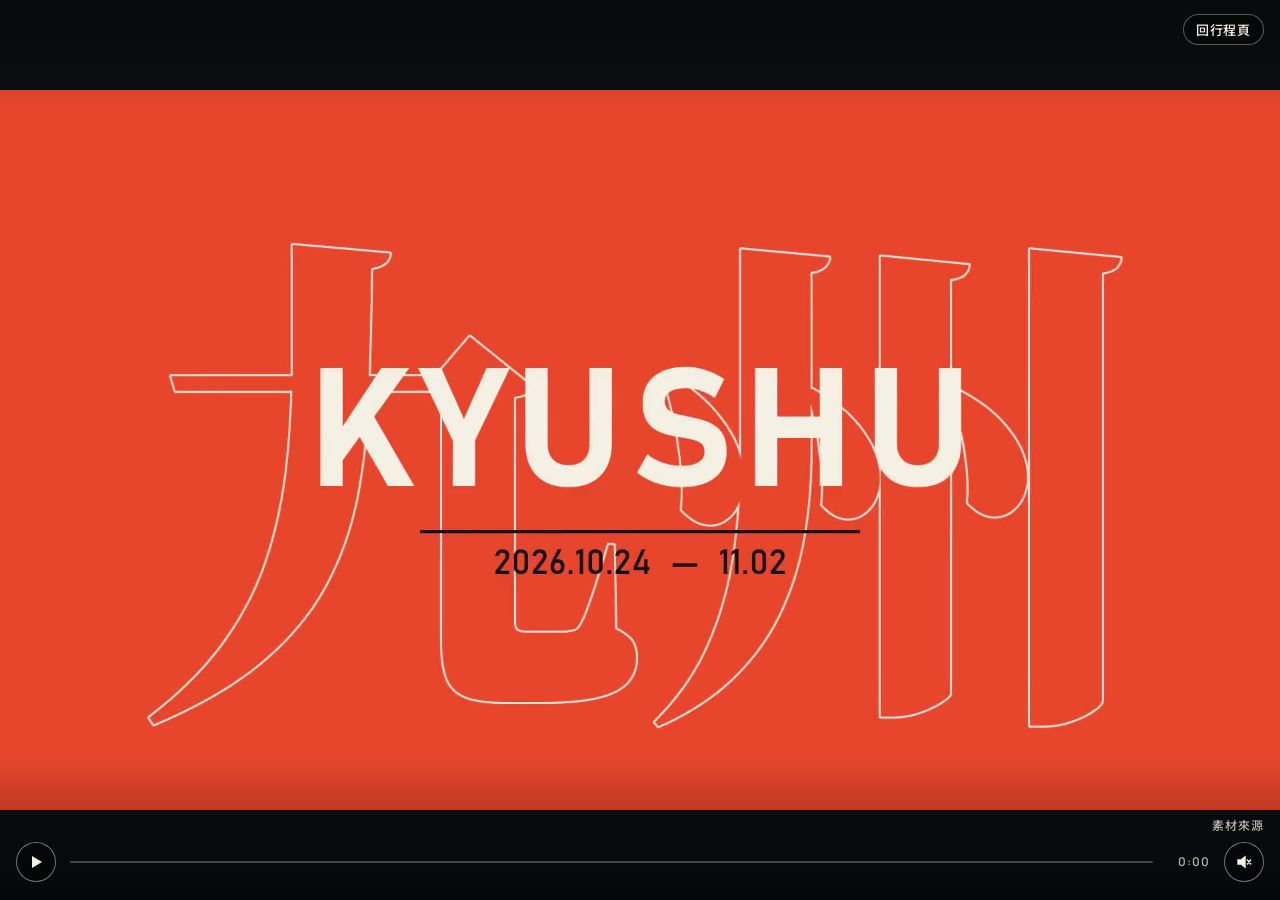
<file: 2026fukuoka/film.html>
<!doctype html>
<html lang="zh-Hant">
<head>
<meta charset="utf-8">
<meta name="viewport" content="width=device-width,initial-scale=1,viewport-fit=cover">
<meta name="theme-color" content="#0b0d10">
<title>九州慢行誌・旅行短片</title>
<link rel="icon" href="icons/favicon-32.png" sizes="32x32" type="image/png">
<link rel="apple-touch-icon" href="icons/apple-touch-icon.png">
<link rel="preconnect" href="https://fonts.googleapis.com"><link rel="preconnect" href="https://fonts.gstatic.com" crossorigin>
<link href="https://fonts.googleapis.com/css2?family=Noto+Serif+TC:wght@600;900&family=Noto+Sans+TC:wght@500;700&family=Manrope:wght@500;700;800&display=swap" rel="stylesheet">
<style>
:root{--ink:#f6f1e7;--dim:rgba(246,241,231,.72);--accent:#e9b872;--bg:#0b0d10}
*{box-sizing:border-box;margin:0}
html,body{height:100%;background:var(--bg);color:var(--ink);overflow:hidden}
body{font-family:'Noto Sans TC',system-ui,sans-serif;-webkit-tap-highlight-color:transparent}
.stage{position:fixed;inset:0;height:100dvh}
video{position:absolute;inset:0;width:100%;height:100%;display:block;object-fit:contain;cursor:pointer;background:#0b0d10}
.shade{position:absolute;inset:0;pointer-events:none;
 background:linear-gradient(to top,rgba(0,0,0,.45),transparent 16%),
 linear-gradient(to bottom,rgba(0,0,0,.3),transparent 12%)}
.top{position:absolute;top:0;left:0;right:0;display:flex;justify-content:space-between;align-items:center;
 padding:calc(env(safe-area-inset-top) + 14px) max(16px,env(safe-area-inset-right)) 0 max(16px,env(safe-area-inset-left));
 font:700 12px/1 Manrope,sans-serif;letter-spacing:.18em;pointer-events:none}
.top a{pointer-events:auto;color:var(--ink);text-decoration:none;letter-spacing:.06em;font:500 13px/1 'Noto Sans TC',sans-serif;
 padding:8px 12px;border:1px solid rgba(246,241,231,.35);border-radius:99px;background:rgba(0,0,0,.25);backdrop-filter:blur(6px)}
.cap{position:absolute;left:max(20px,env(safe-area-inset-left));right:20px;bottom:calc(env(safe-area-inset-bottom) + 74px);
 pointer-events:none;max-width:min(100%,60rem)}
.cap>*{opacity:0;transform:translateY(14px);transition:opacity .25s ease,transform .25s ease}
.cap.on>*{opacity:1;transform:none;transition:opacity .7s ease,transform .9s cubic-bezier(.2,.7,.2,1)}
.cap.on>:nth-child(2){transition-delay:.12s}.cap.on>:nth-child(3){transition-delay:.26s}
.cap .k{font:800 clamp(12px,1.6vmin + 6px,16px)/1 Manrope,'Noto Sans TC',sans-serif;letter-spacing:.2em;color:var(--accent);text-shadow:0 1px 2px rgba(0,0,0,.9),0 0 12px rgba(0,0,0,.6)}
.cap h2{font:900 clamp(30px,6.2vmin + 10px,68px)/1.15 'Noto Serif TC',serif;margin:.28em 0 .3em;text-shadow:0 2px 24px rgba(0,0,0,.45)}
.cap .c{font:500 clamp(13px,1.4vmin + 8px,17px)/1.5 'Noto Sans TC',sans-serif;color:var(--dim)}
.cap .c span{font-family:Manrope,sans-serif;font-weight:700;letter-spacing:.16em;font-size:.82em;margin-left:.6em}
.cap.title h2{font-size:clamp(32px,6.8vmin + 10px,88px);white-space:nowrap}
.bar{position:absolute;left:0;right:0;bottom:0;display:flex;align-items:center;gap:14px;
 padding:0 max(16px,env(safe-area-inset-right)) calc(env(safe-area-inset-bottom) + 18px) max(16px,env(safe-area-inset-left))}
.bar button{flex:none;width:40px;height:40px;border-radius:50%;border:1px solid rgba(246,241,231,.45);background:rgba(0,0,0,.3);
 color:var(--ink);display:grid;place-items:center;cursor:pointer;backdrop-filter:blur(6px)}
.bar button svg{width:16px;height:16px;fill:currentColor}
#snd svg path:not([fill]){stroke:currentColor;stroke-width:1.4}
.track{position:relative;flex:1;height:40px;cursor:pointer;touch-action:none}
.track::before,.fill{content:'';position:absolute;left:0;top:19px;height:2px;border-radius:2px}
.track::before{right:0;background:rgba(246,241,231,.25)}
.fill{background:var(--ink);width:0}
.tick{position:absolute;top:15px;width:1px;height:10px;background:rgba(246,241,231,.5)}
.time{font:600 12px/1 Manrope,sans-serif;letter-spacing:.08em;color:var(--dim);min-width:3.6em;text-align:right}
.load{position:absolute;inset:0;display:grid;place-items:center;font:500 14px/1 'Noto Sans TC',sans-serif;color:var(--dim);
 letter-spacing:.2em;transition:opacity .6s}
.load.done{opacity:0;pointer-events:none}
.credit{position:absolute;right:max(16px,env(safe-area-inset-right));bottom:calc(env(safe-area-inset-bottom) + 66px);
 max-width:min(92vw,34rem);font:500 12px/1.6 'Noto Sans TC',sans-serif;color:var(--dim);text-align:right}
.credit summary{cursor:pointer;list-style:none;letter-spacing:.08em}
.credit summary::-webkit-details-marker{display:none}
.credit[open]{background:rgba(0,0,0,.75);padding:12px 14px;border-radius:10px;text-align:left}
.credit ul{padding-left:1.1em;margin-top:6px}.credit a{color:var(--ink)}
@media (orientation:landscape) and (max-height:500px){
 .cap{bottom:calc(env(safe-area-inset-bottom) + 58px)}
 .cap h2{font-size:clamp(26px,7vmin,44px)}.cap.title h2{font-size:clamp(32px,9vmin,56px)}
 .bar{padding-bottom:calc(env(safe-area-inset-bottom) + 10px)}
}
</style>
<body>
<div class="stage">
 <video id="v" muted playsinline loop preload="auto" poster="film/poster-wide.jpg" src="film/kyushu-wide.mp4" width="1920" height="1080" aria-label="九州十天行程旅行短片，點一下暫停或播放"></video>
 <div class="shade"></div>
 <div class="top"><span></span><a href="./">回行程頁</a></div>
 <details class="credit"><summary>素材來源</summary>
  <ul>
   <li>畫面照片取自本站行程頁，作者與授權見行程頁最下方「照片來源與授權」</li>
   <li>動態設計、地圖與背景音樂：本站自製（程式繪製與合成）</li>
  </ul>
 </details>
 <div class="bar">
  <button id="play" type="button" aria-label="暫停"></button>
  <div class="track" id="track" role="slider" aria-label="影片進度" aria-valuemin="0" aria-valuemax="100" aria-valuenow="0" tabindex="0"><div class="fill" id="fill"></div></div>
  <span class="time" id="time">0:00</span>
  <button id="snd" type="button" aria-label="開啟聲音"></button>
 </div>
</div>
<script>
'use strict';
// 影片由 film/ 的 MP4 播放，字卡已燒進畫面（v3 30 秒動態設計版，只有橫式）
const EMBED=new URLSearchParams(location.search).has('embed');
if(EMBED){const a=document.querySelector('.top a');a.href='film.html';a.target='_top';a.textContent='全螢幕看';}
const $=id=>document.getElementById(id),v=$('v'),btn=$('play'),track=$('track');
const RM=matchMedia('(prefers-reduced-motion: reduce)').matches;
const fmt=t=>Math.floor(t/60)+':'+String(Math.floor(t%60)).padStart(2,'0');
function tick(){const t=v.currentTime,d=v.duration||1; $('fill').style.width=(t/d*100)+'%';$('time').textContent=fmt(t);
 track.setAttribute('aria-valuenow',Math.round(t/d*100));track.setAttribute('aria-valuetext',fmt(t)+'，共 '+fmt(v.duration||0));}
v.addEventListener('timeupdate',tick);
const PLAY='<svg viewBox="0 0 16 16"><path d="M4 2l10 6-10 6z"/></svg>',PAUSE='<svg viewBox="0 0 16 16"><path d="M3 2h3.5v12H3zM9.5 2H13v12H9.5z"/></svg>';
function ui(){btn.innerHTML=v.paused?PLAY:PAUSE;btn.setAttribute('aria-label',v.paused?'播放':'暫停');}
v.addEventListener('play',ui);v.addEventListener('pause',ui);
let auto=false;
const toggle=()=>{auto=false;v.paused?v.play():v.pause();};
btn.addEventListener('click',toggle);v.addEventListener('click',toggle);
// 減少動態效果：只顯示海報，不自動播放
if(RM){ui();}else v.play().catch(ui);
// 封面捲出畫面就暫停、捲回來接著播；使用者自己按的暫停不會被自動恢復
if(EMBED&&'IntersectionObserver' in window)new IntersectionObserver(([e])=>{
 if(!e.isIntersecting&&!v.paused){auto=true;v.pause();}else if(e.isIntersecting&&auto){auto=false;v.play();}},{threshold:.3}).observe(document.querySelector('.stage'));
addEventListener('keydown',e=>{if(e.code==='Space'){e.preventDefault();toggle();}
 else if(e.key==='ArrowRight'||e.key==='ArrowLeft')v.currentTime=Math.max(0,v.currentTime+(e.key==='ArrowRight'?5:-5));});
function seek(e){const r=track.getBoundingClientRect();v.currentTime=Math.min(1,Math.max(0,(e.clientX-r.left)/r.width))*(v.duration||0);}
track.addEventListener('pointerdown',e=>{track.setPointerCapture(e.pointerId);seek(e);});
track.addEventListener('pointermove',e=>{if(track.hasPointerCapture(e.pointerId))seek(e);});
// 瀏覽器只允許靜音自動播放；按喇叭才開聲音
const snd=$('snd'),MUTE='<svg viewBox="0 0 16 16"><path d="M2 6h3l4-3v10l-4-3H2zM11 5.5l4 5M15 5.5l-4 5"/></svg>',
 SOUND='<svg viewBox="0 0 16 16"><path d="M2 6h3l4-3v10l-4-3H2z"/><path d="M11 5a4 4 0 010 6M12.5 3a7 7 0 010 10" fill="none" stroke="currentColor" stroke-width="1.4"/></svg>';
function sui(){snd.innerHTML=v.muted?MUTE:SOUND;snd.setAttribute('aria-label',v.muted?'開啟聲音':'關閉聲音');}
snd.addEventListener('click',()=>{v.muted=!v.muted;if(!v.muted&&v.paused){auto=false;v.play();}sui();});
v.addEventListener('volumechange',sui);
ui();sui();
</script>
</body>
</html>
</file>
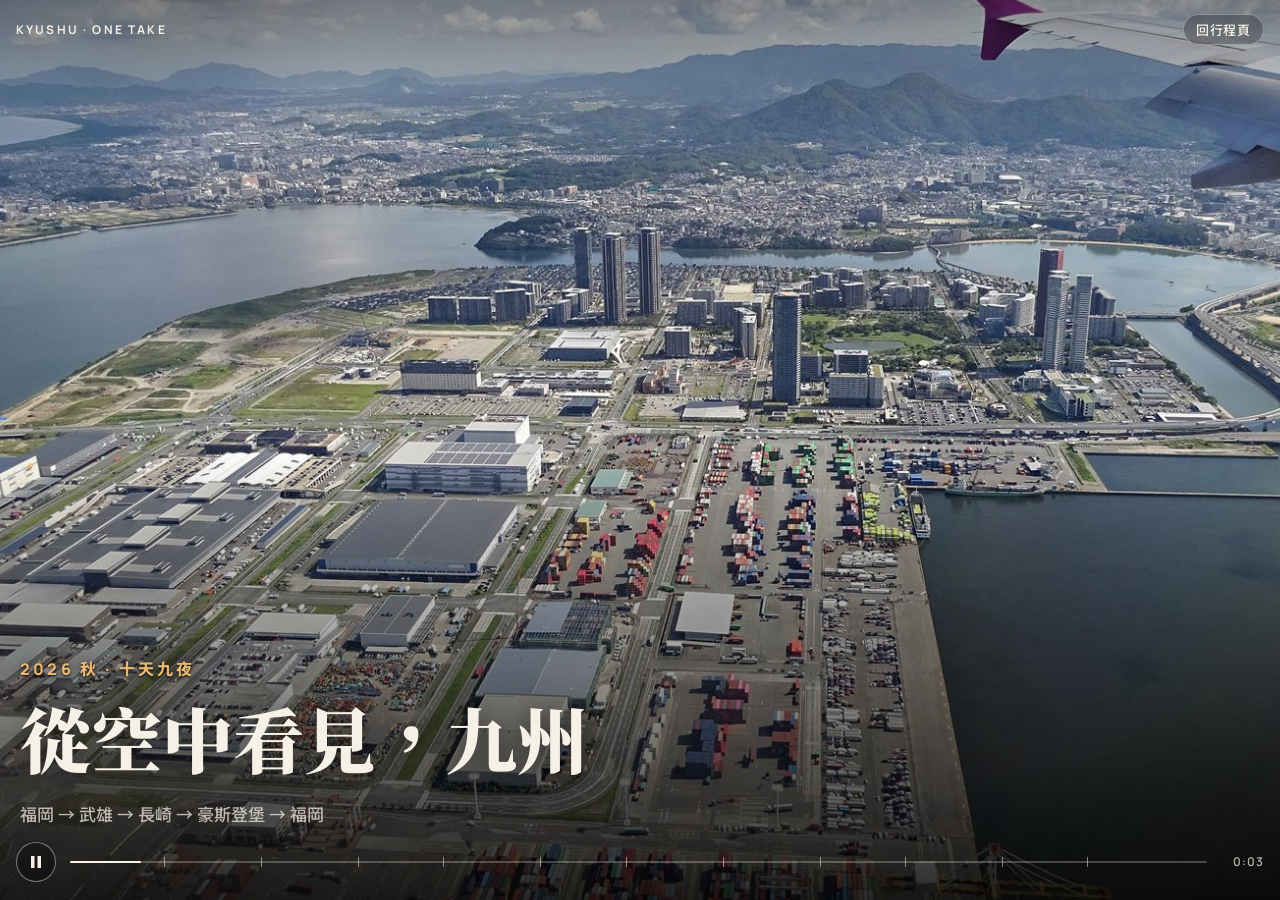
<file: 2026fukuoka/onetake.html>
<!doctype html>
<html lang="zh-Hant">
<head>
<meta charset="utf-8">
<meta name="viewport" content="width=device-width,initial-scale=1,viewport-fit=cover">
<meta name="theme-color" content="#0b0d10">
<title>九州一鏡到底</title>
<link rel="icon" href="icons/favicon-32.png" sizes="32x32" type="image/png">
<link rel="apple-touch-icon" href="icons/apple-touch-icon.png">
<link rel="preconnect" href="https://fonts.googleapis.com"><link rel="preconnect" href="https://fonts.gstatic.com" crossorigin>
<link href="https://fonts.googleapis.com/css2?family=Noto+Serif+TC:wght@600;900&family=Noto+Sans+TC:wght@500;700&family=Manrope:wght@500;700;800&display=swap" rel="stylesheet">
<style>
:root{--ink:#f6f1e7;--dim:rgba(246,241,231,.72);--accent:#e9b872;--bg:#0b0d10}
*{box-sizing:border-box;margin:0}
html,body{height:100%;background:var(--bg);color:var(--ink);overflow:hidden}
body{font-family:'Noto Sans TC',system-ui,sans-serif;-webkit-tap-highlight-color:transparent}
.stage{position:fixed;inset:0;height:100dvh}
canvas{position:absolute;inset:0;width:100%;height:100%;display:block;cursor:pointer}
.shade{position:absolute;inset:0;pointer-events:none;
 background:radial-gradient(120% 90% at 50% 40%,transparent 55%,rgba(0,0,0,.45)),
 linear-gradient(to top,rgba(0,0,0,.8),rgba(0,0,0,.4) 26%,transparent 50%),
 linear-gradient(to bottom,rgba(0,0,0,.4),transparent 16%)}
.top{position:absolute;top:0;left:0;right:0;display:flex;justify-content:space-between;align-items:center;
 padding:calc(env(safe-area-inset-top) + 14px) max(16px,env(safe-area-inset-right)) 0 max(16px,env(safe-area-inset-left));
 font:700 12px/1 Manrope,sans-serif;letter-spacing:.18em;pointer-events:none}
.top a{pointer-events:auto;color:var(--ink);text-decoration:none;letter-spacing:.06em;font:500 13px/1 'Noto Sans TC',sans-serif;
 padding:8px 12px;border:1px solid rgba(246,241,231,.35);border-radius:99px;background:rgba(0,0,0,.25);backdrop-filter:blur(6px)}
.cap{position:absolute;left:max(20px,env(safe-area-inset-left));right:20px;bottom:calc(env(safe-area-inset-bottom) + 74px);
 pointer-events:none;max-width:min(100%,60rem)}
.cap>*{opacity:0;transform:translateY(14px);transition:opacity .25s ease,transform .25s ease}
.cap.on>*{opacity:1;transform:none;transition:opacity .7s ease,transform .9s cubic-bezier(.2,.7,.2,1)}
.cap.on>:nth-child(2){transition-delay:.12s}.cap.on>:nth-child(3){transition-delay:.26s}
.cap .k{font:800 clamp(12px,1.6vmin + 6px,16px)/1 Manrope,'Noto Sans TC',sans-serif;letter-spacing:.2em;color:var(--accent);text-shadow:0 1px 2px rgba(0,0,0,.9),0 0 12px rgba(0,0,0,.6)}
.cap h2{font:900 clamp(30px,6.2vmin + 10px,68px)/1.15 'Noto Serif TC',serif;margin:.28em 0 .3em;text-shadow:0 2px 24px rgba(0,0,0,.45)}
.cap .c{font:500 clamp(13px,1.4vmin + 8px,17px)/1.5 'Noto Sans TC',sans-serif;color:var(--dim)}
.cap .c span{font-family:Manrope,sans-serif;font-weight:700;letter-spacing:.16em;font-size:.82em;margin-left:.6em}
.cap.title h2{font-size:clamp(32px,6.8vmin + 10px,88px);white-space:nowrap}
.bar{position:absolute;left:0;right:0;bottom:0;display:flex;align-items:center;gap:14px;
 padding:0 max(16px,env(safe-area-inset-right)) calc(env(safe-area-inset-bottom) + 18px) max(16px,env(safe-area-inset-left))}
.bar button{flex:none;width:40px;height:40px;border-radius:50%;border:1px solid rgba(246,241,231,.45);background:rgba(0,0,0,.3);
 color:var(--ink);display:grid;place-items:center;cursor:pointer;backdrop-filter:blur(6px)}
.bar button svg{width:16px;height:16px;fill:currentColor}
.track{position:relative;flex:1;height:40px;cursor:pointer;touch-action:none}
.track::before,.fill{content:'';position:absolute;left:0;top:19px;height:2px;border-radius:2px}
.track::before{right:0;background:rgba(246,241,231,.25)}
.fill{background:var(--ink);width:0}
.tick{position:absolute;top:15px;width:1px;height:10px;background:rgba(246,241,231,.5)}
.time{font:600 12px/1 Manrope,sans-serif;letter-spacing:.08em;color:var(--dim);min-width:3.6em;text-align:right}
.load{position:absolute;inset:0;display:grid;place-items:center;font:500 14px/1 'Noto Sans TC',sans-serif;color:var(--dim);
 letter-spacing:.2em;transition:opacity .6s}
.load.done{opacity:0;pointer-events:none}
@media (orientation:landscape) and (max-height:500px){
 .cap{bottom:calc(env(safe-area-inset-bottom) + 58px)}
 .cap h2{font-size:clamp(26px,7vmin,44px)}.cap.title h2{font-size:clamp(32px,9vmin,56px)}
 .bar{padding-bottom:calc(env(safe-area-inset-bottom) + 10px)}
}
</style>
</head>
<body>
<div class="stage">
 <canvas id="cv" aria-label="九州行程一鏡到底影片，點一下暫停或播放"></canvas>
 <div class="shade"></div>
 <div class="top"><span>KYUSHU · ONE TAKE</span><a href="./">回行程頁</a></div>
 <div class="cap" id="cap" aria-live="polite"><div class="k" id="capK"></div><h2 id="capH"></h2><div class="c" id="capC"></div></div>
 <div class="bar">
  <button id="play" type="button" aria-label="暫停"></button>
  <div class="track" id="track" role="slider" aria-label="影片進度" tabindex="0"><div class="fill" id="fill"></div></div>
  <span class="time" id="time">0:00</span>
 </div>
 <div class="load" id="load">載入照片中…</div>
</div>
<script>
'use strict';
// ?embed=1：放在行程頁封面的 iframe 裡；右上角改成「全螢幕看」開獨立頁
const EMBED=new URLSearchParams(location.search).has('embed');
if(EMBED){const a=document.querySelector('.top a');a.href='onetake.html';a.target='_top';a.textContent='全螢幕看';}
// 每段：照片、鏡頭起點 a → 入口 p（照片寬高比例）、推近倍率 s、出場轉場
const SHOTS=[
 {img:'aerial-kyushu.jpg',a:[.3,.72],p:[.55,.36],s:[1,1.3],out:'zoom',hold:4.4,title:1,
  k:'2026 秋 · 十天九夜',h:'從空中看見，九州',c:'福岡 → 武雄 → 長崎 → 豪斯登堡 → 福岡'},
 {img:'toyokan.jpg',a:[.34,.62],p:[.52,.31],out:'zoom',k:'DAY 01 · 10.24 六',h:'先泡一場湯',c:'武雄',en:'TAKEO'},
 {img:'toyokan-bath.jpg',a:[.22,.62],p:[.54,.45],out:'whip',k:'DAY 02 · 10.25 日',h:'朱紅樓門，白瓷器',c:'武雄・有田',en:'TAKEO & ARITA'},
 {img:'nagasaki.jpg',a:[.22,.6],p:[.5,.45],out:'zoom',k:'DAY 03 · 10.26 一',h:'沿著海，慢慢走',c:'長崎',en:'NAGASAKI'},
 {img:'gunkanjima.jpg',a:[.2,.46],p:[.62,.42],out:'whip',k:'DAY 04 · 10.27 二',h:'看島，聽城市',c:'長崎・軍艦島',en:'HASHIMA'},
 {img:'fvgarden.jpg',a:[.3,.72],p:[.79,.69],out:'zoom',k:'DAY 05 · 10.28 三',h:'帶一盒甜，往北',c:'豪斯登堡・森林小屋',en:'HUIS TEN BOSCH'},
 {img:'htbillum.jpg',a:[.3,.62],p:[.67,.33],out:'zoom',k:'DAY 06 · 10.29 四',h:'今天不趕路',c:'豪斯登堡・光之城',en:'A DAY WITH NO RUSH'},
 {img:'miffyroom.jpg',a:[.78,.3],p:[.44,.55],out:'whip',k:'DAY 07 · 10.30 五',h:'把可愛留一晚',c:'豪斯登堡・米菲兔房',en:'A LITTLE MIFFY DAY'},
 {img:'nakasu-matsuri.jpg',a:[.62,.72],p:[.36,.35],out:'zoom',k:'DAY 08 · 10.31 六',h:'走進祭典的燈',c:'福岡・中洲祭',en:'NAKASU NIGHT'},
 {img:'tenjin.jpg',a:[.25,.7],p:[.78,.82],out:'whip',k:'DAY 09 · 11.01 日',h:'好好逛，好好慶祝',c:'福岡・天神',en:'TENJIN'},
 {img:'yanagibashi.jpg',a:[.08,.5],p:[.36,.56],out:'whip',k:'DAY 10 · 11.02 一',h:'市場的早餐',c:'福岡・柳橋市場',en:'YANAGIBASHI'},
 {img:'takeoff.jpg',a:[.12,.56],p:[.3,.58],s:[1.18,1],hold:4.8,title:1,k:'11.02 · 福岡 → 桃園',h:'下次，再回來',c:'KYUSHU 2026'}
];
const RM=matchMedia('(prefers-reduced-motion: reduce)').matches;
const HOLD=3.2,TT={zoom:1.35,whip:.8,fade:1},K=3.2;
// 時間軸：start = 這一段開始進場的時間；len = 進場＋停留＋出場
let t0=0;
SHOTS.forEach((s,i)=>{
 if(RM){s.out=i<SHOTS.length-1?'fade':undefined;s.s=[1,1.04];}
 s.tin=i?TT[SHOTS[i-1].out]:0;s.tout=s.out?TT[s.out]:0;
 s.start=t0;s.len=s.tin+(s.hold||HOLD)+s.tout;t0+=s.tin+(s.hold||HOLD);
});
const TOTAL=t0;
const cv=document.getElementById('cv'),ctx=cv.getContext('2d');
let W=0,H=0,DPR=1;
function resize(){DPR=Math.min(devicePixelRatio||1,2);W=innerWidth;H=innerHeight;
 const px=W*H*DPR*DPR;if(px>4.2e6)DPR=Math.sqrt(4.2e6/(W*H));
 cv.width=Math.round(W*DPR);cv.height=Math.round(H*DPR);ctx.setTransform(DPR,0,0,DPR,0,0);
 ctx.imageSmoothingQuality='high';draw();}
const ease=u=>u<.5?4*u*u*u:1-Math.pow(-2*u+2,3)/2;
const clamp=(v,a,b)=>Math.max(a,Math.min(b,v));
// 某段在時間 t 的鏡頭：回傳照片在畫面上的位置與大小（已確保蓋滿畫面）
function cam(s,t){const im=s.im;if(!im)return null;
 const u=clamp((t-s.start)/s.len,0,1),sc=s.s||[1,1.12];
 const base=Math.max(W/im.naturalWidth,H/im.naturalHeight),z=base*sc[0]*Math.pow(sc[1]/sc[0],u);
 const cx=s.a[0]+(s.p[0]-s.a[0])*u,cy=s.a[1]+(s.p[1]-s.a[1])*u;
 const w=im.naturalWidth*z,h=im.naturalHeight*z;
 const x=clamp(W/2-cx*w,W-w,0),y=clamp(H/2-cy*h,H-h,0);
 return {x,y,w,h,px:x+s.p[0]*w,py:y+s.p[1]*h};}
// 以 (ox,oy) 為中心再放大 g 倍、往右位移 dx
function paint(s,c,g,ox,oy,dx,alpha){if(!c)return;
 ctx.globalAlpha=alpha;ctx.drawImage(s.im,ox+(c.x-ox)*g+dx,oy+(c.y-oy)*g,c.w*g,c.h*g);ctx.globalAlpha=1;}
function frame(t){ctx.fillStyle='#0b0d10';ctx.fillRect(0,0,W,H);
 let k=0;while(k<SHOTS.length-1&&t>=SHOTS[k+1].start)k++;
 const B=SHOTS[k],cb=cam(B,t);
 if(k===0||t>=B.start+B.tin){paint(B,cb,1,0,0,0,1);return k;}
 const A=SHOTS[k-1],ca=cam(A,t),u=(t-B.start)/B.tin,e=ease(u);
 if(A.out==='zoom'&&ca){
  const g=Math.pow(K,e),ox=ca.px,oy=ca.py,v=Math.sin(Math.PI*u);
  // 鑽入：舊畫面往入口衝，帶一點放射狀殘影
  const n=v>.2?7:1;for(let j=0;j<n;j++)paint(A,ca,g*(1+j*.012*v),ox,oy,0,1/(j+1));
  // 新畫面從入口像一扇窗打開
  const f=g/K,rx=ox+(0-ox)*f,ry=oy+(0-oy)*f,rw=W*f,rh=H*f,r=22*(1-e);
  ctx.save();ctx.beginPath();ctx.roundRect?ctx.roundRect(rx,ry,rw,rh,r):ctx.rect(rx,ry,rw,rh);
  ctx.shadowColor='rgba(0,0,0,.55)';ctx.shadowBlur=40*(1-e);ctx.fillStyle='#000';ctx.fill();ctx.shadowColor='transparent';
  ctx.clip();paint(B,cb,f,ox,oy,0,clamp(u*3.2,0,1));ctx.restore();
  if(e<.98){ctx.strokeStyle=`rgba(246,241,231,${.5*(1-e)})`;ctx.lineWidth=1;ctx.strokeRect(rx+.5,ry+.5,rw-1,rh-1);}
 }else if(A.out==='whip'){
  // 甩鏡：兩張照片接成一條往左甩，接縫也一起糊掉；速度越快殘影越長
  const v=6*u*(1-u)*(u<.5?4*u:4*(1-u)),L=Math.min(W*.16,W*.2*v),n=L>4?Math.min(12,Math.ceil(L/10)):1;
  for(let j=0;j<n;j++){const o=n>1?(j/(n-1)-.5)*L:0,a=1/(j+1),sx=W-e*W+o;
   paint(A,ca,1,0,0,-e*W+o,a);
   ctx.save();ctx.beginPath();ctx.rect(sx,0,W,H);ctx.clip();paint(B,cb,1,0,0,sx,a);ctx.restore();}
 }else{paint(A,ca,1,0,0,0,1);paint(B,cb,1,0,0,0,e);}
 return k;}
// 字卡
const cap=document.getElementById('cap'),capK=document.getElementById('capK'),capH=document.getElementById('capH'),capC=document.getElementById('capC');
let capIdx=-1;
function caption(k,t){const s=SHOTS[k];
 if(capIdx!==k){capIdx=k;cap.classList.remove('on');capK.textContent=s.k;capH.textContent=s.h;
  capC.innerHTML='';capC.append(s.c);if(s.en){const sp=document.createElement('span');sp.textContent=s.en;capC.append(sp);}
  cap.classList.toggle('title',!!s.title);}
 const next=SHOTS[k+1],show=t>=s.start+s.tin*.6+(k?0:.5)&&(!next||t<next.start-.25);
 cap.classList.toggle('on',show);}
// 播放控制
let T=0,playing=false,last=0;
const fill=document.getElementById('fill'),time=document.getElementById('time'),btn=document.getElementById('play'),track=document.getElementById('track');
const ICON={pause:'<svg viewBox="0 0 16 16"><rect x="3" y="2" width="3.5" height="12"/><rect x="9.5" y="2" width="3.5" height="12"/></svg>',
 play:'<svg viewBox="0 0 16 16"><path d="M4 2l10 6-10 6z"/></svg>',
 again:'<svg viewBox="0 0 16 16"><path d="M8 2.5a5.5 5.5 0 1 1-5.2 3.7l1.4.5A4 4 0 1 0 8 4v2.2L4.6 3.2 8 .2z"/></svg>'};
function ui(){btn.innerHTML=playing?ICON.pause:(T>=TOTAL?ICON.again:ICON.play);
 btn.setAttribute('aria-label',playing?'暫停':(T>=TOTAL?'重播':'播放'));}
function draw(){if(!W)return;const k=frame(T);caption(k,T);
 fill.style.width=(T/TOTAL*100)+'%';const sec=Math.floor(T);time.textContent=Math.floor(sec/60)+':'+String(sec%60).padStart(2,'0');
 track.setAttribute('aria-valuenow',Math.round(T/TOTAL*100));}
function loop(now){if(!playing)return;const dt=clamp((now-last)/1000,0,.1);last=now;
 T=Math.min(T+dt,TOTAL);draw();if(T>=TOTAL){playing=false;ui();return;}requestAnimationFrame(loop);}
function play(){if(T>=TOTAL){T=0;capIdx=-1;}playing=true;ui();last=performance.now();requestAnimationFrame(loop);}
function pause(){playing=false;ui();}
const toggle=()=>{auto=false;playing?pause():play();};
btn.addEventListener('click',toggle);cv.addEventListener('click',toggle);
// 封面捲出畫面就暫停、捲回來接著播；使用者自己按的暫停不會被自動恢復
let vis=true,auto=false;
if(EMBED&&'IntersectionObserver' in window)new IntersectionObserver(([e])=>{vis=e.isIntersecting;
 if(!vis&&playing){auto=true;pause();}else if(vis&&auto){auto=false;play();}},{threshold:.3}).observe(document.querySelector('.stage'));
addEventListener('keydown',e=>{if(e.code==='Space'){e.preventDefault();toggle();}
 else if(e.key==='ArrowRight'||e.key==='ArrowLeft'){T=clamp(T+(e.key==='ArrowRight'?5:-5),0,TOTAL);capIdx=-1;draw();ui();}});
function seek(e){const r=track.getBoundingClientRect();T=clamp((e.clientX-r.left)/r.width,0,1)*TOTAL;capIdx=-1;draw();ui();}
track.addEventListener('pointerdown',e=>{track.setPointerCapture(e.pointerId);seek(e);});
track.addEventListener('pointermove',e=>{if(track.hasPointerCapture(e.pointerId))seek(e);});
SHOTS.forEach((s,i)=>{if(!i)return;const d=document.createElement('i');d.className='tick';d.style.left=(s.start/TOTAL*100)+'%';track.append(d);});
addEventListener('resize',resize);
// 照片全部載入再開播；?t=秒數 可直接停在某一格（檢查用）
Promise.all(SHOTS.map(s=>new Promise(ok=>{const im=new Image();im.onload=()=>{s.im=im;if(im.decode)im.decode().catch(()=>{});ok();};im.onerror=ok;im.src='img/'+s.img;})))
.then(()=>Promise.race([document.fonts?document.fonts.ready:0,new Promise(r=>setTimeout(r,1500))])).then(()=>{
 const q=new URLSearchParams(location.search).get('t'),ld=document.getElementById('load');
 if(q!==null)ld.style.transition='none';ld.classList.add('done');resize();
 if(q!==null){T=clamp(+q||0,0,TOTAL);draw();ui();}else if(vis)play();else auto=true;});
</script>
</body>
</html>
</file>
<file: 2026fukuoka/journal.css>
/* A personal travel journal, designed around a day at a time. */
.mobile-day-nav{display:none}
@media screen and (max-width:699px){
 #mobile-day-nav{display:block;position:sticky;top:74px;z-index:20;background:var(--paper);padding:12px 0 8px;border-block:1px solid var(--line);scroll-margin-top:0}
 .mobile-day-nav label{display:block;font-size:14px;line-height:1.5;margin-bottom:6px;color:var(--muted)}
 .mobile-day-nav select{display:block;width:100%;min-width:0;min-height:48px;padding:10px 8px;border:1px solid var(--ink);border-radius:3px;background:var(--paper);color:var(--ink);font-size:16px;font-weight:600;line-height:1.5}
 .mobile-day-actions{display:grid;grid-template-columns:1fr auto 1fr;gap:8px;align-items:center;margin-top:6px}
 .mobile-day-actions button{min-height:44px;background:none;border:0;padding:8px 4px;font-size:16px}
 .mobile-day-actions button:first-child{text-align:left}.mobile-day-actions button:last-child{text-align:right}
 .mobile-day-actions>span{font-size:14px;color:var(--muted);white-space:nowrap}
 #journey .day-rail{display:none}
 #journey .day-page{display:flex;flex-direction:column}
 #journey .day-photo{height:240px;min-height:0;margin-top:16px}
 #journey .day-photo img{position:absolute}
 #journey .day-copy{padding:24px 0}
 #journey .journey-controls>button:not(#all-days),#journey .journey-controls>#day-position{display:none}
 #journey .journey-controls #all-days{width:100%;margin:8px 0;text-align:center;min-height:48px}
}
@media screen and (max-width:620px){#mobile-day-nav{top:70px}}
@media screen and (max-width:360px){
 .topbar .brand small{font-size:12px;letter-spacing:.1em;white-space:nowrap}
 .topbar .todo-trigger{white-space:nowrap;flex-shrink:0}
}
:root{--paper:#f4f1e9;--ink:#172f2a;--muted:#65736c;--line:#233b2c26;--orange:#c4613e;--gold:#d9be87;--serif:'Noto Serif TC',serif;--sans:'Manrope','Noto Sans TC',sans-serif;--radius:3px}
*{box-sizing:border-box}html{scroll-behavior:smooth;scroll-padding-top:95px}body{margin:0;background:var(--paper);color:var(--ink);font-family:var(--sans);font-size:15px;line-height:1.8;-webkit-font-smoothing:antialiased}button,input,select{font:inherit}button,a,input,select{-webkit-tap-highlight-color:transparent}a{color:inherit}button,a{touch-action:manipulation}button{cursor:pointer}button:disabled{cursor:default;opacity:.3}button:focus-visible,a:focus-visible,input:focus-visible,select:focus-visible,summary:focus-visible{outline:3px solid var(--orange);outline-offset:5px}::selection{background:var(--gold);color:var(--ink)}img{display:block;width:100%;object-fit:cover}figure,p,h1,h2,h3,h4{margin:0}h1,h2,h3,h4{text-wrap:balance}.timeline h4{text-wrap:wrap}p,li{text-wrap:pretty}a{text-decoration:none}button{color:inherit}button,a,summary{transition:background .22s,color .22s,border-color .22s,transform .22s}section[id],article[id]{scroll-margin-top:96px}[hidden]{display:none!important}.skip-link{position:fixed;top:-100px;left:16px;background:white;padding:14px;z-index:200}.skip-link:focus{top:10px}.eyebrow{font-size:12px;font-weight:700;letter-spacing:.19em;line-height:1.6;text-transform:uppercase;color:var(--muted)}
.topbar{position:sticky;top:0;z-index:50;display:flex;align-items:center;justify-content:space-between;height:88px;padding:0 max(4vw,24px);border-bottom:1px solid var(--line);background:#f4f1e9f2;backdrop-filter:blur(20px)}.brand{display:flex;align-items:center;gap:13px;font-family:var(--serif);font-weight:900;font-size:18px;letter-spacing:.08em}.brand-seal{display:grid;place-items:center;width:38px;height:44px;border:1px solid #a85839;color:#a85839;font-size:23px;transform:rotate(-5deg);border-radius:3px}.brand small{display:block;font:12px var(--sans);letter-spacing:.23em;margin-top:3px}.topbar nav{display:flex;gap:32px;height:100%;align-items:center}.topbar nav a{font-size:13px;height:100%;display:flex;align-items:center;border-bottom:2px solid transparent}.topbar nav a:hover,.topbar nav a[aria-current]{border-color:var(--orange);color:var(--orange)}.todo-trigger{display:flex;align-items:center;gap:8px;font-size:13px}.todo-trigger b{display:grid;place-items:center;border:1px solid var(--line);border-radius:50%;width:24px;height:24px;font-size:12px}.status-dot{width:6px;height:6px;border-radius:50%;background:var(--orange)}
.cover{display:grid;grid-template-columns:45% 55%;min-height:min(760px,calc(100svh - 88px));max-width:1600px;margin:auto}.cover-copy{padding:76px 40px 38px max(5vw,32px);display:flex;flex-direction:column;align-items:flex-start}.cover h1{font:600 clamp(44px,4.4vw,74px)/1.5 var(--serif);letter-spacing:-.06em;margin:26px 0 20px;white-space:nowrap}.cover h1 span{color:#a95537}.cover-intro{font-size:13px;line-height:2.1;color:var(--muted)}.round-link{display:flex;align-items:center;gap:18px;margin-top:34px;font-size:13px}.circle-arrow{width:48px;height:48px;border:1px solid var(--ink);border-radius:50%;display:grid;place-items:center;font-size:24px;transition:transform .25s,background .25s}.round-link:hover .circle-arrow{background:var(--ink);color:var(--paper);transform:rotate(45deg)}.cover-meta{display:flex;gap:28px;padding-top:40px;margin-top:auto;font-size:12px;letter-spacing:.1em}.cover-photo{position:relative;overflow:hidden;min-height:100%;background:#514d3e}.cover-photo>img{height:100%;position:absolute;inset:0;object-position:50%;animation:coverIn 1.2s ease-out both}.cover-photo::after{content:'';position:absolute;inset:50% 0 0;background:linear-gradient(transparent,#121f1980);pointer-events:none}.cover-photo figcaption{position:absolute;bottom:30px;left:32px;right:32px;z-index:1;display:flex;justify-content:space-between;color:white;font-size:12px;letter-spacing:.12em}.photo-stamp{position:absolute;right:30px;top:40px;padding:17px 12px;border:1px solid #fffcdf88;color:#fffce6;font:16px/1.7 var(--serif);background:#233c291a;backdrop-filter:blur(4px)}.route-ribbon{background:var(--ink);color:#f4f0dd;display:flex;gap:30px;justify-content:center;align-items:center;padding:24px;min-height:88px}.route-ribbon>span{font-size:12px;letter-spacing:.2em;color:#adc0b4;margin-right:20px}.route-ribbon a{font-family:var(--serif);font-size:16px}.route-ribbon a:hover{color:var(--gold)}.route-ribbon small{font:12px var(--sans);color:#b8c4b9;margin-left:10px}.route-ribbon i{font-style:normal;color:#a3b2a4;font-size:14px}
.journal-section,.stays-section,.task-section,.budget-section{max-width:1440px;margin:auto;padding:90px max(5vw,32px)}.section-heading{display:flex;justify-content:space-between;align-items:end;gap:30px;margin-bottom:38px}.section-heading h2,h2{font:600 clamp(28px,2.6vw,40px)/1.6 var(--serif);letter-spacing:-.02em}.section-heading h2{margin-top:12px}.section-heading>p{font-size:13px;color:var(--muted);line-height:1.9}.journey-shell{display:grid;grid-template-columns:106px 1fr;border-block:1px solid var(--line)}.day-rail{border-right:1px solid var(--line);padding:10px 0;display:flex;flex-direction:column}.day-rail a{display:grid;grid-template-columns:25px 1fr;gap:0 8px;padding:14px 11px;border-left:2px solid transparent;min-height:65px}.day-rail a span{grid-row:1/3;align-self:center;color:#77877a;font-size:13px}.day-rail b{font-size:13px;font-weight:600}.day-rail small{font-size:12px;color:var(--muted)}.day-rail a:hover{background:#e8e7dc}.day-rail a[aria-current]{background:var(--ink);color:#fff3d7;border-left-color:var(--gold)}.day-rail a[aria-current] small,.day-rail a[aria-current] span{color:#d6c293}.day-stage{min-width:0}.day-page{display:grid;grid-template-columns:42% 58%;animation:pageIn .35s ease both}.day-photo{position:relative;overflow:hidden;align-self:stretch;background:#d8d7c8;min-height:600px}.day-photo img{height:100%;position:absolute;inset:0;object-position:center}.day-photo::after{content:'';position:absolute;inset:0;background:linear-gradient(180deg,#132d2030,transparent 30%,#0b201975)}.day-photo figcaption{position:absolute;bottom:24px;left:24px;right:24px;z-index:1;display:flex;justify-content:space-between;color:white;font-size:12px;letter-spacing:.08em}.day-big{position:absolute;top:14px;left:24px;font:400 clamp(64px,7vw,112px)/1.3 var(--sans);color:#fff6e5;z-index:1;letter-spacing:-.07em}.day-copy{padding:30px 30px 24px;min-width:0}.day-label{display:flex;justify-content:space-between;font-size:12px;font-weight:600;color:var(--muted);letter-spacing:.06em}.day-label span:first-child{color:var(--orange)}.day-copy h3{font:600 clamp(25px,2.3vw,34px)/1.5 var(--serif);margin:18px 0}.day-intro{font-size:13px;color:var(--muted);line-height:1.9}.route-note{margin:18px 0 20px;display:flex;gap:12px;font-size:12px;padding:12px 0;border-block:1px solid var(--line);color:#50665b}.route-note span{font-size:18px}.timeline{padding:0;list-style:none;margin:0}.timeline li{display:grid;grid-template-columns:65px 1fr;gap:12px;padding:0 0 20px;position:relative}.timeline time{font-size:12px;padding-top:3px;color:#a15337;font-weight:600}.timeline li>div{border-left:1px solid var(--line);padding-left:16px;position:relative}.timeline li>div::before{content:'';width:5px;height:5px;border-radius:50%;background:#789580;position:absolute;left:-3px;top:8px}.timeline h4{font-size:13px;font-weight:600;line-height:1.8}.timeline p{font-size:13px;line-height:1.9;color:var(--muted);margin-top:5px}.badge{font-size:12px;font-weight:400;color:#727b6e;border:1px solid #6c7e5e35;border-radius:2px;padding:2px 4px;margin-left:7px;white-space:nowrap;display:inline-block}.badge.confirmed{color:#356451;background:#dbe7d9;border-color:transparent}.day-note{font-size:12px;background:#e9e9dd;padding:13px 15px;color:#506050;line-height:1.9;border-left:2px solid #809674}.day-note.attention{background:#f0e3d4;border-color:var(--orange);color:#855438}.day-note a{text-decoration:underline;text-underline-offset:3px}.day-bottom{display:flex;gap:15px;align-items:center;justify-content:space-between;padding-top:22px}.sleep-link small{display:block;font-size:12px;color:var(--muted);margin-bottom:3px}.sleep-link strong{font-size:13px;font-weight:600}.map-link{font-size:12px;white-space:nowrap;padding:9px 12px;border:1px solid var(--line)}.map-link:hover{background:var(--ink);color:white}.journey-controls{display:flex;align-items:center;justify-content:center;gap:25px;padding:20px 0}.journey-controls button{border:0;background:none;font-size:14px;padding:10px}.journey-controls button span{font-size:12px;padding:0 8px}.journey-controls>span{font-size:12px;letter-spacing:.15em}.journey-controls .text-button{font-size:12px;margin-left:auto}.text-button{border:0;background:none;font-size:13px;text-decoration:underline;text-underline-offset:5px}#all-days-panel{display:grid;grid-template-columns:repeat(5,1fr);gap:1px;background:var(--line);border:1px solid var(--line);margin-top:10px}#all-days-panel>a{background:var(--paper);padding:20px;position:relative}#all-days-panel>a:hover{background:#e6e6d8}#all-days-panel b{font-size:13px}#all-days-panel span{font-size:12px;margin-left:10px}#all-days-panel p{font-family:var(--serif);font-size:13px;margin:12px 0}#all-days-panel small{font-size:12px;color:var(--muted)}#all-days-panel i{position:absolute;top:16px;right:12px;font-style:normal;font-size:12px}
.stays-section{background:#e9e8de;max-width:none}.stays-section>.section-heading,.hotel-grid,.stays-section>.fine-print{max-width:1280px;margin-inline:auto}.hotel-grid{display:grid;grid-template-columns:repeat(3,minmax(0,1fr));gap:24px}.hotel-card{background:var(--paper);min-width:0;transition:transform .25s,box-shadow .25s;scroll-margin-top:100px}.hotel-card:hover{transform:translateY(-4px);box-shadow:0 16px 30px #152e2310}.hotel-card figure{position:relative;height:210px;overflow:hidden}.hotel-card img{height:100%;transition:transform .6s}.hotel-card:hover img{transform:scale(1.035)}.hotel-card figure>span{position:absolute;left:16px;bottom:16px;background:#f4f1e9ed;padding:5px 10px;font-size:12px;letter-spacing:.1em}.hotel-info{padding:23px}.hotel-top{display:flex;justify-content:space-between;gap:12px;font-size:12px}.hotel-top small{font-size:12px;letter-spacing:.04em}.hotel-top span{color:#46715a;font-size:12px}.hotel-en{font-size:12px;letter-spacing:.13em;color:var(--muted);margin-top:22px}.hotel-info h3{font:600 20px/1.7 var(--serif);margin:5px 0 12px}.hotel-info>p:not(.hotel-en){font-size:13px;color:var(--muted);line-height:1.9}.hotel-price{display:flex;justify-content:space-between;align-items:center;gap:12px;margin:23px 0 14px}.hotel-price strong{font:500 22px var(--sans);letter-spacing:-.04em}.hotel-price span{font-size:12px;color:var(--muted)}.hotel-info details{border-top:1px solid var(--line);padding-top:13px;font-size:12px}.hotel-info summary{display:flex;justify-content:space-between;cursor:pointer}.hotel-info details p{margin:14px 0;color:var(--muted)}.hotel-info details a{display:inline-block;margin-right:16px;text-decoration:underline;text-underline-offset:4px}.fine-print{font-size:12px;color:var(--muted);line-height:1.9}.stays-section>.fine-print{margin-top:22px}
.task-section{display:grid;grid-template-columns:36% 1fr;gap:8%;padding-block:100px}.task-intro h2{margin-top:14px}.task-intro>p:not(.eyebrow){margin-top:20px;font-size:13px;color:var(--muted)}.task-intro>.fine-print{font-size:12px!important}.task-intro{align-self:start;position:sticky;top:120px}.task-progress{margin:34px 0 18px}.task-progress strong{font-size:30px;letter-spacing:-.04em;font-weight:500}.task-progress>span{font-size:12px;margin-left:12px;color:var(--muted)}.progress-track{height:2px;background:var(--line);margin-top:16px}.progress-track span{display:block;width:0;height:100%;background:var(--orange);transition:width .4s}.calendar-button{margin-top:22px;padding:12px 20px;border:1px solid var(--ink);background:none;font-size:13px}.calendar-button:hover{background:var(--ink);color:var(--paper)}.task-item{display:grid;grid-template-columns:30px 1fr;gap:17px;border-top:1px solid var(--line);padding:25px 0}.task-item:last-child{border-bottom:1px solid var(--line)}.check-wrap{position:relative;height:28px;margin-top:6px;cursor:pointer}.check-wrap input{position:absolute;width:26px;height:26px;margin:0;opacity:0;cursor:pointer;z-index:2}.check-wrap>span{display:grid;place-items:center;width:26px;height:26px;border:1px solid #8b9683;color:transparent;border-radius:50%;transition:all .2s}.check-wrap input:checked+span{background:var(--ink);color:var(--gold);border-color:var(--ink)}.check-wrap input:focus-visible+span{outline:3px solid var(--orange);outline-offset:4px}.task-meta{display:flex;gap:16px;align-items:center;justify-content:space-between;font-size:12px}.task-meta>span{color:var(--orange);letter-spacing:.03em}.task-meta small{font-size:12px;color:var(--muted)}.task-item h3{font:600 19px var(--serif);margin:10px 0 12px}.task-item p{font-size:13px;color:var(--muted);line-height:1.9}.task-actions{display:flex;gap:20px;flex-wrap:wrap;margin-top:15px}.task-actions a,.task-actions button{font-size:12px;border:0;background:none;padding:0;border-bottom:1px solid #718b6b50}.task-item.done h3{text-decoration:line-through;color:var(--muted)}.task-item.done .task-meta>span{color:#476d59}.task-item.done{background:#e8ebdf60}
.guide-section{border-top:1px solid var(--line)}.guide{max-width:920px}.guide-sub{font:600 12px var(--sans);letter-spacing:.18em;color:var(--muted);margin:48px 0 0;padding-bottom:12px;border-bottom:1px solid var(--ink)}.guide-sub:first-child{margin-top:0}.guide-note{font-size:13px;color:var(--muted);margin:30px 0 0;max-width:70ch}.guide-detail{border-bottom:1px solid var(--line)}.guide-detail>summary{padding:22px 0;font:600 18px var(--serif);list-style:none;cursor:pointer;display:flex;gap:18px;align-items:baseline}.guide-detail>summary>span{font:600 12px var(--sans);letter-spacing:.08em;color:#91663a;min-width:4.6em;flex:none}.guide-detail>summary>b{margin-left:auto;font:400 20px var(--sans);align-self:center;transition:transform .2s}.guide-detail[open]>summary>b{transform:rotate(45deg)}summary::-webkit-details-marker{display:none}.guide-body{padding:4px 0 36px}.guide-body p{font-size:13px;margin-bottom:16px;color:var(--muted);line-height:1.9;max-width:70ch}.guide-body p b{color:var(--ink)}.guide-body .lede{color:var(--ink)}.guide-body .links{font-size:13px;line-height:2.2}.guide-body .source{font-size:12px;margin-top:26px}.guide-body .sub{font:600 20px var(--serif);color:var(--ink);margin:44px 0 16px}.guide-body .flight-grid{display:grid;grid-template-columns:1fr 1fr;gap:18px;margin-bottom:18px}.guide-body .flight-grid>div{border:1px solid var(--line);padding:20px}.guide-body .flight-grid h4{font:500 26px var(--sans);color:var(--ink);margin:6px 0 10px}.guide-body .flight-grid p{margin:0}.guide-body .place-list{display:grid;gap:18px}.guide-body .place-list>div{display:flex;flex-wrap:wrap;gap:8px;align-items:center}.guide-body .place-list b{flex:0 0 100%;font:600 12px var(--sans);letter-spacing:.1em;color:var(--muted)}.guide-body .place-list a{font-size:13px;text-decoration:none;border:1px solid var(--line);padding:6px 12px;border-radius:999px}.guide-body .place-list a::after{content:" ↗";color:var(--muted)}.guide-body .place-list a:hover{border-color:var(--ink)}.guide-body .cards{display:grid;grid-template-columns:repeat(3,minmax(0,1fr));gap:20px;margin:20px 0}.guide-body .card{padding:20px;border:1px solid var(--line)}.guide-body .card h4{font:600 20px var(--serif);margin:10px 0 2px;color:var(--ink)}.guide-body .card p{margin-bottom:10px}.guide-body .card .role{font-size:12px;letter-spacing:.08em;margin:0}.guide-body .card .jp{font-size:12px}.guide-body .price{color:#91663a}.guide-body small{font-size:12px;display:block}.guide-body .split{display:grid;grid-template-columns:1fr 1fr;gap:30px;align-items:start;margin-bottom:8px}.guide-body figure{margin:0;max-width:600px}.guide-body figure img{width:100%;height:auto}.guide-body figcaption{font-size:12px;color:var(--muted);margin-top:6px}.guide-body .note,.guide-body .free{border-left:2px solid #b1ad8b;padding:15px 20px;margin:18px 0;font-size:13px;background:#eeece2;max-width:none}.guide-body .note.warn{border-left-color:#c0703a}.guide-body .tw{overflow:auto}.guide-body table{border-collapse:collapse;width:100%;font-size:13px}.guide-body td,.guide-body th{padding:12px;border-bottom:1px solid var(--line);text-align:left;vertical-align:top}.guide-body th{font-size:12px;color:var(--muted)}.guide-body tr.pick td{background:#f3ead9}.guide-body a{text-decoration:underline;text-underline-offset:3px}.guide-body .gloss .gr{display:grid;grid-template-columns:1fr 1fr;gap:20px;padding:12px 0;border-bottom:1px solid var(--line);font-size:13px}.guide-body .o{color:var(--muted)}.guide-body .anchor{font-size:13px;margin:8px 0 16px}.guide-body .anchor .a{display:grid;grid-template-columns:3em 1fr;gap:14px;padding:6px 0;border-bottom:1px dashed var(--line)}.guide-body small,.guide-body .source,.guide-body figcaption,.guide-body .card .role,.guide-body .card .jp,.guide-body th,.guide-body .place-list b{font-size:13px}.guide-detail>summary>span{font-size:13px}.guide-sub{font-size:13px}
.budget-section{display:grid;grid-template-columns:1fr 1fr;gap:10%;border-top:1px solid var(--line);padding-bottom:100px}.budget-section h2{margin:14px 0 24px}.budget-section>div>p:not(.eyebrow){font-size:13px;line-height:1.9;color:var(--muted)}.budget-controls{margin-top:30px}.budget-controls label{display:block;font-size:12px;margin-bottom:20px}.budget-controls input,.budget-controls select{display:block;background:transparent;border:0;border-bottom:1px solid #687d6650;border-radius:0;width:100%;padding:12px 0;font-size:14px;color:var(--ink);margin-top:4px}.budget-controls input:invalid{border-bottom-color:#c03c2c}.budget-card{background:var(--ink);color:var(--paper);padding:36px 32px;align-self:start}.budget-card>span{font-size:12px;letter-spacing:.1em;color:#b9c5b5}.budget-card>strong{display:block;font-size:clamp(30px,3vw,48px);font-weight:500;letter-spacing:-.045em;color:var(--gold);margin:12px 0}.budget-card>p{font-size:12px!important;color:#aebfb1!important}.budget-card dl{margin-top:30px}.budget-card dl>div{display:flex;justify-content:space-between;gap:20px;padding:12px 0;border-bottom:1px solid #adc5ae25;font-size:12px}.budget-card dd{margin:0;white-space:nowrap}.budget-card dt{color:#cad3c3}.budget-card .fine-print{margin-top:24px}footer{background:var(--ink);color:var(--paper);padding:46px max(5vw,32px);display:flex;justify-content:space-between;gap:30px;align-items:center;border-top:1px solid #cad3c325}.footer-brand{font:600 24px var(--serif)}.footer-brand span{display:block;font:12px var(--sans);color:#b2c1b4;margin-top:12px}footer p{font-size:12px;color:#b2c1b4;line-height:2}footer p a{text-decoration:underline;text-underline-offset:3px}.mobile-nav{display:none}.toast{position:fixed;left:50%;bottom:30px;transform:translate(-50%,20px);opacity:0;pointer-events:none;background:#173529;color:#fff1d4;box-shadow:0 8px 30px #172f2a30;padding:14px 22px;font-size:13px;max-width:90vw;width:max-content;z-index:100;transition:opacity .25s,transform .25s}.toast.visible{opacity:1;transform:translate(-50%,0)}.print-summary{display:none}.noscript{padding:30px}
@keyframes coverIn{from{transform:scale(1.04);opacity:.6}to{transform:scale(1);opacity:1}}@keyframes pageIn{from{opacity:.4;transform:translateY(8px)}to{opacity:1;transform:none}}
@media(min-width:1600px){.cover-copy{padding-left:80px}.cover{min-height:740px}}
@media(max-width:1100px){.topbar nav{gap:22px}.cover-copy{padding-top:60px}.cover h1{font-size:50px}.cover-meta{gap:18px}.day-page{grid-template-columns:39% 61%}.day-copy{padding:25px 24px}.journey-shell{grid-template-columns:84px 1fr}.day-rail a{padding-inline:7px;gap:0 4px}.day-rail b{font-size:12px}.day-photo{min-height:700px}.hotel-grid{gap:18px}.hotel-info{padding:20px}.hotel-info h3{font-size:17px}.hotel-price{align-items:start;flex-direction:column;gap:7px}.route-ribbon{gap:20px}.route-ribbon>span{margin-right:0}.task-section{gap:6%}}
@media(max-width:850px){.topbar{height:74px;padding-inline:24px}.topbar nav{gap:17px}.topbar nav a{font-size:12px}.brand{font-size:16px}.cover{min-height:600px;grid-template-columns:47% 53%}.cover-copy{padding:52px 24px 30px}.cover h1{font-size:42px}.cover .eyebrow{font-size:12px}.cover-meta{flex-direction:column;gap:5px}.cover-photo figcaption{left:20px;right:20px;font-size:12px;flex-direction:column;gap:5px}.route-ribbon{gap:16px;justify-content:space-between}.route-ribbon>span{display:none}.route-ribbon a{font-size:15px}.journal-section,.stays-section,.task-section,.budget-section{padding:64px 24px}.section-heading h2{font-size:28px}.section-heading>p{font-size:12px}.journey-shell{grid-template-columns:1fr}.day-rail{flex-direction:row;border-right:0;overflow:auto;padding:8px 0}.day-rail a{flex:none;width:84px;padding:10px 8px;grid-template-columns:22px 1fr;min-height:56px}.day-page{grid-template-columns:39% 61%}.day-copy h3{font-size:26px}.hotel-grid{grid-template-columns:repeat(2,minmax(0,1fr))}.hotel-price{flex-direction:row;align-items:center}.hotel-info h3{font-size:20px}.task-section{grid-template-columns:34% 1fr;gap:6%}.task-intro h2{font-size:27px}.guide-body .cards{grid-template-columns:repeat(2,minmax(0,1fr))}.budget-section{gap:6%}.budget-card{padding:26px 22px}footer{padding:36px 24px;flex-wrap:wrap}.cover-intro{font-size:13px}}
@media(max-width:620px){html{scroll-padding-top:76px}body{font-size:14px;padding-bottom:64px}.topbar{height:70px;padding-inline:20px}.topbar nav{display:none}.brand{font-size:15px}.brand-seal{width:30px;height:35px;font-size:20px}.brand small{font-size:6px;letter-spacing:.2em}.brand{gap:10px}.todo-trigger{font-size:12px;gap:6px}.todo-trigger b{width:20px;height:20px;font-size:12px}.cover{display:flex;flex-direction:column;min-height:0}.cover-copy{padding:36px 24px 30px}.cover h1{font-size:44px;line-height:1.5;margin:20px 0 14px}.cover-intro{font-size:13px;line-height:2}.cover .eyebrow{font-size:12px}.round-link{margin-top:23px;font-size:13px}.circle-arrow{width:40px;height:40px;font-size:20px}.cover-meta{flex-direction:row;gap:20px;padding-top:24px;font-size:12px}.cover-photo{height:330px;min-height:0}.cover-photo img{object-position:center 60%}.cover-photo figcaption{flex-direction:row;bottom:20px;left:24px;right:24px}.photo-stamp{top:22px;right:22px;padding:10px 8px;font-size:13px}.route-ribbon{padding:19px 20px;min-height:74px;gap:8px}.route-ribbon a{font-size:13px;text-align:center}.route-ribbon small{display:block;font-size:12px;margin:3px 0 0}.route-ribbon i{font-size:13px}.journal-section,.stays-section,.task-section,.budget-section{padding:52px 20px}.section-heading{display:block;margin-bottom:24px}.section-heading h2{font-size:25px;line-height:1.55}.section-heading>p{font-size:12px;margin-top:12px}.section-heading>p br{display:none}.eyebrow{font-size:12px}.day-rail{position:sticky;top:70px;background:#f4f1e9fa;backdrop-filter:blur(10px);z-index:15;margin-inline:-20px;padding-inline:20px;border-block:1px solid var(--line)}.day-rail a{width:74px;grid-template-columns:19px 1fr;min-height:53px}.day-rail a span{font-size:12px}.day-rail b{font-size:12px}.day-rail small{font-size:12px}.day-page{display:flex;flex-direction:column}.day-photo{height:280px;min-height:0;margin-top:12px}.day-photo img{position:absolute;object-position:center 45%}.day-photo figcaption{left:18px;right:18px;bottom:18px;font-size:12px}.day-big{font-size:72px;left:16px;top:8px}.day-copy{padding:24px 0}.day-copy h3{font-size:29px;margin:16px 0}.day-label{font-size:12px}.day-intro{font-size:13px;line-height:2}.route-note{font-size:12px}.timeline li{grid-template-columns:60px 1fr;gap:8px;padding-bottom:23px}.timeline time{font-size:12px}.timeline h4{font-size:13px}.timeline p{font-size:13px;line-height:1.95}.timeline li>div{padding-left:14px}.badge{font-size:12px}.day-note{font-size:13px}.day-bottom{gap:10px}.sleep-link strong{font-size:13px}.map-link{font-size:12px;padding:9px 11px}.journey-controls{justify-content:space-between;gap:4px;flex-wrap:wrap;padding:8px 0}.journey-controls .text-button{width:100%;margin:10px 0 0;text-align:right}.journey-controls button span{font-size:13px}.journey-controls>span{font-size:12px}#all-days-panel{grid-template-columns:1fr 1fr}#all-days-panel>a{padding:16px}#all-days-panel p{font-size:13px}.hotel-grid{grid-template-columns:1fr;gap:25px}.hotel-card figure{height:235px}.hotel-info{padding:24px}.hotel-info h3{font-size:22px}.hotel-info>p:not(.hotel-en){font-size:13px}.hotel-en{font-size:12px}.hotel-top small,.hotel-top span{font-size:12px}.hotel-price strong{font-size:26px}.hotel-price span{font-size:12px}.hotel-info details{font-size:13px}.fine-print{font-size:12px}.task-section{display:block}.task-intro{position:static;margin-bottom:30px}.task-intro h2{font-size:31px}.task-intro>p:not(.eyebrow){font-size:13px}.task-progress{margin-top:24px}.task-item{gap:14px;padding:24px 0}.task-item h3{font-size:20px}.task-item p{font-size:13px}.task-meta{font-size:12px}.task-meta small{font-size:12px}.task-actions{gap:18px}.task-actions a,.task-actions button{font-size:12px}.calendar-button{font-size:13px}.guide-body .flight-grid{grid-template-columns:1fr}.guide-detail>summary>span{min-width:3.8em}.guide-detail>summary{font-size:16px;gap:14px;padding:22px 0}.guide-body .cards,.guide-body .split{grid-template-columns:1fr}.guide-body .card h4{font-size:21px}.guide-body table{min-width:560px}.guide-body .gloss .gr{font-size:13px;gap:14px}.guide-body .card{padding:18px}.budget-section{display:block}.budget-section h2{font-size:32px}.budget-section>div>p:not(.eyebrow){font-size:13px}.budget-card{margin-top:30px;padding:28px}.budget-card>strong{font-size:41px}.budget-card dl>div{font-size:13px}.budget-controls label{font-size:13px}.budget-controls input,.budget-controls select{font-size:14px}footer{display:block;padding:36px 24px}.footer-brand{font-size:24px}footer p{margin:24px 0}footer .text-button{font-size:13px}.mobile-nav{position:fixed;bottom:0;left:0;right:0;z-index:50;background:#f5f2eaf5;backdrop-filter:blur(16px);border-top:1px solid var(--line);display:grid;grid-template-columns:repeat(5,1fr);padding-bottom:env(safe-area-inset-bottom)}.mobile-nav a{font-size:13px;text-align:center;padding:19px 5px;border-top:2px solid transparent}.mobile-nav a[aria-current]{border-top-color:var(--orange);color:var(--orange)}.mobile-nav span{font-size:12px;background:var(--orange);color:white;border-radius:50%;padding:2px 5px;margin-left:3px}.toast{bottom:82px;font-size:13px;padding:12px 18px}section[id],article[id]{scroll-margin-top:84px}}
@media(max-width:360px){.cover h1{font-size:39px}.cover-meta{gap:12px}.topbar{padding-inline:16px}.cover-copy{padding-inline:20px}.hotel-price{align-items:start;flex-direction:column}.day-bottom{align-items:start;flex-direction:column}.budget-card{padding:24px}.budget-card>strong{font-size:36px}}
/* Phone reading: body near tablet size; no readable label below 14px. */
@media screen and (max-width:699px){
 body{font-size:18px}
 .brand{font-size:18px}.brand small{font-size:13px}.brand-seal{font-size:22px}
 .todo-trigger{font-size:14px}.todo-trigger b{font-size:13px;width:26px;height:26px}
 .cover-intro,.day-intro,.timeline p,.hotel-info>p:not(.hotel-en),.task-intro>p:not(.eyebrow),.task-item p,.guide-body,.budget-section>div>p:not(.eyebrow),.section-heading>p{font-size:18px;line-height:1.9}
 .cover .eyebrow,.eyebrow,.cover-meta,.cover-photo figcaption,.day-photo figcaption,.hotel-en,.hotel-card figure>span,.badge,footer p,.footer-brand span{font-size:14px}
 .round-link{font-size:16px}
 .route-ribbon a{font-size:16px}.route-ribbon small{font-size:13px}
 .section-heading h2{font-size:28px}
 .day-rail a{width:88px;min-height:58px}
 .day-rail a span,.day-rail small{font-size:13px}.day-rail b{font-size:15px}
 .day-copy h3{font-size:30px}
 .day-label,.timeline time,.route-note,.map-link,.fine-print,.hotel-info details,.hotel-top small,.hotel-top span,.hotel-price span,.task-meta,.task-meta small,.task-actions a,.task-actions button,.calendar-button,.guide-sub,.guide-detail>summary>span,.budget-controls label,.budget-card dl>div,.budget-card>p,.budget-card>span,.journey-controls button span,.journey-controls>span,.text-button,.sleep-link small{font-size:14px}
 .timeline h4{font-size:18px}.day-note,.sleep-link strong{font-size:16px}.map-link{padding:12px 14px}
 #all-days-panel b,#all-days-panel p{font-size:16px}#all-days-panel span,#all-days-panel small{font-size:14px}
 .hotel-info h3,.task-item h3{font-size:24px}
 .guide-detail>summary{font-size:20px}
 .guide-body p,.guide-body li,.guide-body table,.guide-body .gloss .gr{font-size:16px}
 .budget-controls input,.budget-controls select{font-size:18px}
 .mobile-nav a{font-size:13px}.mobile-nav span{font-size:13px}
 .toast{font-size:15px}.photo-stamp{font-size:15px}
}
@media(prefers-reduced-motion:reduce){html{scroll-behavior:auto}*,*::before,*::after{animation:none!important;transition:none!important}}
@media print{body{background:white;padding:0;font-size:13px}.topbar,.cover,.route-ribbon,.day-rail,.day-stage,.journey-controls,#all-days-panel,.mobile-nav,.toast,.calendar-button,.task-actions,.skip-link,.guide-section,.budget-controls,footer{display:none!important}.journal-section,.stays-section,.task-section,.budget-section{padding:20px 0;display:block}.print-summary{display:block}.print-summary article{break-inside:avoid;border-bottom:1px solid #aaa;padding:12px 0}.print-summary h3{font-size:14px}.print-summary p{font-size:12px}.section-heading h2,h2{font-size:24px}.hotel-grid{grid-template-columns:repeat(2,1fr)}.hotel-card{break-inside:avoid;border:1px solid #ccc}.hotel-card figure{height:100px}.task-intro{position:static}.task-item{break-inside:avoid}.budget-card{color:black;background:white;border:1px solid #ccc}.budget-card *{color:black!important}}
/* Comfortable reading on tablet (portrait included) and desktop. Layout stays at 851px. */
@media screen and (min-width:700px){
 body{font-size:20px}
 .topbar nav a,.todo-trigger,.round-link,.route-ribbon small,.day-rail a span,.day-rail small,.day-label,.timeline time,.sleep-link small,.journey-controls button span,.journey-controls>span,.journey-controls .text-button,.text-button,.hotel-top small,.hotel-top span,.hotel-price span,.task-meta,.task-meta small,.task-actions a,.task-actions button,.calendar-button,.task-progress>span,.guide-sub,.guide-body .links,.guide-body .place-list a,.guide-detail>summary>span,.budget-controls label,.budget-card dl>div{font-size:16px}
 .cover-intro,.section-heading>p,.day-intro,.timeline p,.hotel-info>p:not(.hotel-en),.task-intro>p:not(.eyebrow),.task-item p,.guide-body,.budget-section>div>p:not(.eyebrow){font-size:20px;line-height:1.9}
 .route-note,.day-note,.sleep-link strong,.map-link,.hotel-info details,.fine-print,.guide-note,.budget-card>p,.budget-card>span{font-size:18px}
 .task-intro>.fine-print{font-size:18px!important}
 .eyebrow,.cover-meta,.cover-photo figcaption,.day-photo figcaption,.hotel-en,.hotel-card figure>span,.badge,footer p,.footer-brand span{font-size:14px}
 .brand{font-size:24px}.brand small{font-size:12px}.todo-trigger b{font-size:14px;width:30px;height:30px}
 .route-ribbon a,.timeline h4,.guide-detail>summary{font-size:22px}.guide-body .sub{font-size:26px}.guide-body .card h4{font-size:24px}
 .day-rail b{font-size:18px}.day-copy h3{font-size:38px}
 .hotel-info h3,.task-item h3{font-size:26px}.hotel-price strong{font-size:30px}
 #all-days-panel b,#all-days-panel p{font-size:20px}#all-days-panel span,#all-days-panel small{font-size:16px}
 .guide-body p,.guide-body li,.guide-body table,.guide-body .gloss .gr{font-size:18px}
 .budget-controls input,.budget-controls select{font-size:20px;max-width:100%}
}
/* iPad portrait: use the roomy date picker instead of squeezing enlarged labels into a rail. */
/* Tablets in either orientation (touch, up to 12.9" iPad landscape) share the sticky picker. */
@media screen and (min-width:700px) and (max-width:1024px) and (orientation:portrait),screen and (min-width:700px) and (max-width:1400px) and (hover:none) and (pointer:coarse){
 #mobile-day-nav{display:block;position:sticky;top:88px;z-index:20;background:#f4f1e9fa;padding:14px 0 10px;border-block:1px solid var(--line);backdrop-filter:blur(10px);scroll-margin-top:0}
 .mobile-day-nav label{display:block;margin-bottom:7px;color:var(--muted);font:600 15px/1.5 var(--sans)}
 .mobile-day-nav select{display:block;width:100%;min-width:0;min-height:52px;padding:10px 12px;border:1px solid var(--ink);border-radius:3px;background:var(--paper);color:var(--ink);font:600 18px/1.5 var(--sans);letter-spacing:0}
 .mobile-day-actions{display:grid;grid-template-columns:1fr auto 1fr;gap:12px;align-items:center;margin-top:8px}
 .mobile-day-actions button{min-height:46px;padding:8px 6px;border:0;background:none;font:600 17px/1.4 var(--sans)}
 .mobile-day-actions button:first-child{text-align:left}.mobile-day-actions button:last-child{text-align:right}
 .mobile-day-actions>span{color:var(--muted);font:500 15px/1.4 var(--sans);white-space:nowrap}
 #journey .journey-shell{grid-template-columns:1fr}
 #journey .day-rail{display:none}
 #journey .journey-controls>button:not(#all-days),#journey .journey-controls>#day-position{display:none}
 #journey .journey-controls #all-days{width:100%;min-height:48px;margin:8px 0;text-align:center}
}
@media screen and (min-width:700px) and (max-width:850px) and (orientation:portrait){#mobile-day-nav{top:74px}}
@media screen and (min-width:851px){
 .journey-shell{grid-template-columns:140px minmax(0,1fr)}
 .day-rail a{grid-template-columns:26px 1fr;padding:18px 10px;gap:0 8px}
 .day-page{grid-template-columns:33% 67%}.day-copy{padding:32px}
 .timeline li{grid-template-columns:88px minmax(0,1fr);gap:14px;padding-bottom:26px}
 .day-bottom,.hotel-price,.task-actions,.cover-meta{flex-wrap:wrap}
 .hotel-info{padding:26px}.hotel-top{flex-wrap:wrap}
 #all-days-panel{grid-template-columns:repeat(3,minmax(0,1fr))}
 .task-section{grid-template-columns:minmax(0,36%) minmax(0,1fr);gap:6%}
 .task-intro{position:static}.section-heading>p{max-width:42%}
 .topbar nav{gap:22px}.cover-meta{gap:16px}
 footer{flex-wrap:wrap}footer p{max-width:65ch}
}
@media screen and (min-width:851px) and (max-width:1100px){
 .hotel-grid{grid-template-columns:repeat(2,minmax(0,1fr))}
 .day-page{grid-template-columns:1fr}.day-photo{min-height:0;height:340px}
 .topbar{padding-inline:24px}.topbar nav{gap:16px}.brand{font-size:20px}
 .section-heading{align-items:start}.section-heading>p{max-width:40%}
}
footer .couple-signature{flex-basis:100%;width:100%;margin:10px 0 0;padding-top:28px;border-top:1px solid #cad3c340;text-align:center;font:600 clamp(20px,2vw,30px)/1.8 var(--serif);letter-spacing:.12em;color:#d9be87;max-width:none}
/* 封面影片：一鏡到底（onetake.html?embed=1 放在 iframe 裡，播放控制在影片內） */
.sr-only{position:absolute;width:1px;height:1px;overflow:hidden;clip:rect(0 0 0 0);white-space:nowrap}
.cover-film{background:#0b0d10}
.cover-film iframe{display:block;width:100%;height:min(78vh,760px);min-height:420px;border:0;background:#0b0d10}
@media (max-width:600px){.cover-film iframe{height:72svh;min-height:440px}}
/* 手機橫式（矮螢幕）：頂欄壓矮，影片剛好塞滿頂欄以下的畫面 */
@media (orientation:landscape) and (max-height:500px){.topbar{height:52px}html{scroll-padding-top:56px}
.cover-film iframe{height:calc(100svh - 52px);min-height:0}}
@media print{.cover-film{display:none}}
.day-photo,.day-photo:is(*){min-height:0!important;height:auto!important;aspect-ratio:3/2;align-self:start;width:100%}

/* 豪斯登堡指南：卡片的「看詳細攻略」與詳細頁（dialog） */
.guide-body .card:has(.more){display:flex;flex-direction:column}
.guide-body .card .more{margin-top:auto;align-self:flex-start;font:600 13px var(--sans);letter-spacing:.06em;color:var(--orange);background:none;border:0;border-bottom:1px solid currentColor;padding:6px 0 3px;cursor:pointer}
.guide-body .card .more:hover{color:var(--ink)}
.guide-body .card .more:focus-visible,.htb-close:focus-visible,.htb-dialog a:focus-visible{outline:3px solid var(--orange);outline-offset:3px}
.htb-dialog{width:min(760px,calc(100vw - 48px));max-height:calc(100vh - 64px);max-height:calc(100dvh - 64px);padding:0;border:1px solid var(--line);border-radius:var(--radius);background:var(--paper);color:var(--ink);box-shadow:0 30px 80px #0f1f1a55;overflow:auto;overscroll-behavior:contain;font:400 16px/1.9 var(--sans)}
.htb-dialog::backdrop{background:#10201bb3;backdrop-filter:blur(3px);overflow:hidden;overscroll-behavior:contain}
.htb-dialog[open]{animation:htb-in .25s ease-out}
@keyframes htb-in{from{opacity:0;transform:translateY(14px)}to{opacity:1;transform:none}}
.htb-bar{position:sticky;top:0;z-index:2;display:flex;justify-content:space-between;align-items:center;gap:12px;padding:12px 16px 12px 32px;background:#f4f1e9f2;backdrop-filter:blur(8px);border-bottom:1px solid var(--line);font:600 12px var(--sans);letter-spacing:.14em;color:var(--muted)}
.htb-close{font:600 14px var(--sans);color:var(--ink);background:none;border:1px solid var(--line);border-radius:999px;padding:8px 16px;cursor:pointer;min-height:44px}
.htb-close:hover{border-color:var(--ink)}
.sheet{padding:28px 32px 8px}
.sheet header{border-bottom:1px solid var(--ink);padding-bottom:22px;margin-bottom:8px}
.sheet .eyebrow{font:600 12px var(--sans);letter-spacing:.16em;color:#91663a;margin:0}
.sheet h3{font:600 34px/1.3 var(--serif);margin:10px 0 4px}
.sheet .jp{font-size:14px;color:var(--muted);margin:0 0 16px}
.sheet .why{font:500 18px/1.85 var(--serif);margin:0}
.sheet figure{margin:22px 0 0}.sheet figure img{width:100%;height:auto;display:block}
.sheet h4{font:600 12px var(--sans);letter-spacing:.2em;color:var(--orange);margin:30px 0 12px;padding-top:14px;border-top:1px solid var(--line)}
.sheet p,.sheet li{color:#34473f}
.sheet p{margin:0 0 12px}
.sheet ul{margin:0;padding:0;list-style:none}
.sheet ul li{padding:10px 0 10px 18px;position:relative;border-bottom:1px dashed var(--line)}
.sheet ul li:last-child{border-bottom:0}
.sheet ul li::before{content:"";position:absolute;left:0;top:1.35em;width:7px;height:7px;background:var(--gold);transform:rotate(45deg)}
.sheet .hl li>b:first-child{display:block;font:600 18px var(--serif);color:var(--ink);margin-bottom:2px}
.sheet li b,.sheet p b{color:var(--ink)}
.sheet .facts{margin:0;display:grid;background:#eeece2;border-left:2px solid #b1ad8b}
.sheet .facts>div{display:grid;grid-template-columns:7.5em 1fr;gap:16px;padding:12px 18px;border-bottom:1px solid var(--line)}
.sheet .facts>div:last-child{border-bottom:0}
.sheet .facts dt{font:600 13px var(--sans);letter-spacing:.06em;color:var(--muted);padding-top:2px}
.sheet .facts dd{margin:0}
.sheet .tbc{display:inline-block;margin-left:8px;font:600 12px var(--sans);letter-spacing:.04em;color:#8a4a2f;border:1px solid #c4613e66;border-radius:999px;padding:0 8px;line-height:1.8;vertical-align:1px}
.sheet .src{font-size:13px;color:var(--muted);margin-top:26px;line-height:2}
.sheet a{color:inherit;text-decoration:underline;text-underline-offset:3px}
.htb-foot{font-size:13px;color:var(--muted);margin:8px 32px 28px;padding-top:14px;border-top:1px solid var(--line)}
@media screen and (min-width:700px){.htb-dialog{font-size:18px}.sheet h3{font-size:40px}.sheet .why{font-size:20px}.sheet .hl li>b:first-child{font-size:20px}}
@media screen and (max-width:699px){
 .htb-dialog{width:100vw;max-width:100vw;height:100%;max-height:100%;margin:0;border:0;border-radius:0}
 .htb-bar{padding:10px 12px 10px 16px;padding-top:max(10px,env(safe-area-inset-top))}
 .sheet{padding:22px 16px 4px}.sheet h3{font-size:30px}
 .sheet .facts>div{grid-template-columns:1fr;gap:2px;padding:12px 14px}
 .htb-foot{margin:8px 16px 28px;padding-bottom:env(safe-area-inset-bottom)}
}
@media(prefers-reduced-motion:reduce){.htb-dialog[open]{animation:none}}
@media print{.htb-dialog{display:none!important}}
/* 平板與桌機（700px 以上）：左右配置時插圖太小，改上下配置、插圖寬幅 */
@media screen and (min-width:700px){.day-page,.day-page:is(*){grid-template-columns:1fr!important}.day-photo,.day-photo:is(*){aspect-ratio:3/2;width:min(100%,105vh)!important;justify-self:center}}

.hotel-tags{display:flex;flex-wrap:wrap;gap:6px;margin:6px 0 10px}.hotel-tags span{font-size:13px;line-height:1;padding:5px 9px;border-radius:99px;border:1px solid currentColor;color:#5b5a52}.hotel-tags .paid{color:#2f6b45}.hotel-tags .due{color:#b5452c}
.gt{display:inline-block;font-size:13px;font-weight:500;line-height:1;padding:4px 8px;border-radius:99px;margin-right:6px;vertical-align:2px;white-space:nowrap}.gt.t{border:1px solid #9a9a8c;color:#55554c}.gt.ok{background:#dbe7d9;color:#2f6b45}.gt.todo{background:#f6dcd4;color:#b5452c}.gt.opt{background:#eceae0;color:#5b5a52}
.budget-note{margin-top:16px;font-size:14px;line-height:1.6}.budget-note dl{margin:8px 0}.budget-note dl div{display:flex;justify-content:space-between;gap:12px;padding:7px 0;border-bottom:1px solid #0001}.budget-note dt{font-weight:600}.budget-note dd{margin:0;text-align:right}.budget-note dd small{display:block;font-size:13px;color:#6b6a60}
.credits{margin:12px 0}.credits summary{cursor:pointer;font-size:13px;color:inherit;opacity:.8}.credits p{margin-top:8px}

/* 時間軸每一站地圖按鈕 */
.step-actions{margin-top:8px}
.step-map{display:inline-flex;align-items:center;min-height:40px;padding:6px 12px;font-size:13px;font-weight:600;border:1px solid var(--line);border-radius:var(--radius);text-decoration:none;color:var(--ink);background:#fcfbf7;line-height:1}
.step-map:hover{background:var(--ink);color:var(--paper)}

/* 旅宿卡詳細資料 */
.hotel-details-body{margin-top:12px;font-size:13px}
.hotel-jp-info{margin:8px 0;line-height:1.6;color:var(--ink)}
.hotel-tel-info{margin:8px 0;line-height:1.6}
.hotel-tel-info a{font-weight:600;color:var(--ink);text-decoration:underline;text-underline-offset:3px}
.hotel-tel-note{display:block;color:var(--muted);font-size:12px;margin-top:2px}
.hotel-links{display:flex;flex-wrap:wrap;gap:10px;align-items:center;margin-top:14px}
.hotel-driver-btn{font:600 13px var(--sans);color:var(--orange);background:none;border:1px solid var(--orange);border-radius:var(--radius);padding:6px 12px;cursor:pointer;min-height:40px}
.hotel-driver-btn:hover{background:var(--orange);color:white}

/* 司機卡與用指的日語彈窗 */
.driver-dialog{width:min(640px,calc(100vw - 32px));max-height:calc(100vh - 48px);max-height:calc(100dvh - 48px);padding:0;border:1px solid var(--line);border-radius:var(--radius);background:var(--paper);color:var(--ink);box-shadow:0 30px 80px #0f1f1a55;overflow:auto;overscroll-behavior:contain}
.driver-dialog::backdrop{background:#10201bb3;backdrop-filter:blur(3px);overflow:hidden;overscroll-behavior:contain}
.driver-dialog[open]{animation:htb-in .25s ease-out}
.driver-bar{position:sticky;top:0;z-index:2;display:flex;justify-content:space-between;align-items:center;padding:12px 20px;background:#f4f1e9f2;backdrop-filter:blur(8px);border-bottom:1px solid var(--line);font:600 13px var(--sans);letter-spacing:.1em;color:var(--muted)}
.driver-close{font:600 14px var(--sans);color:var(--ink);background:none;border:1px solid var(--line);border-radius:999px;padding:6px 14px;cursor:pointer;min-height:40px}
.driver-close:hover{border-color:var(--ink)}
.driver-dialog-body{padding:32px 24px 20px;text-align:center}
.driver-jp{font-size:clamp(24px,5.5vw,40px);font-weight:700;line-height:1.45;color:var(--ink);word-break:break-word;overflow-wrap:break-word}
.driver-addr{font-size:clamp(14px,3.5vw,18px);line-height:1.6;color:#394c44;margin-top:20px;padding:14px 18px;background:#e9e7dc;border-radius:4px;word-break:break-word;overflow-wrap:break-word}
.driver-zh{font-size:16px;color:var(--muted);margin-top:18px;line-height:1.6}
.driver-dialog-foot{padding:0 24px 28px;text-align:center}
.driver-dismiss-btn{font:600 15px var(--sans);background:var(--ink);color:var(--paper);border:0;border-radius:999px;padding:10px 36px;cursor:pointer;min-height:44px}
.driver-dismiss-btn:hover{background:#2a4d43}

/* 口袋指南日語卡片列表 */
.driver-cards-grid,.phrase-cards-grid{display:grid;grid-template-columns:repeat(auto-fill,minmax(240px,1fr));gap:10px;margin:14px 0 24px}
.driver-item-btn,.phrase-item-btn{display:flex;flex-direction:column;justify-content:center;gap:4px;min-height:56px;padding:12px 14px;background:var(--paper);border:1px solid var(--line);border-radius:var(--radius);text-align:left;cursor:pointer;font-family:inherit}
.driver-item-btn:hover,.phrase-item-btn:hover{background:#ede9dc;border-color:var(--ink)}
.driver-item-btn b,.phrase-item-btn b{font-size:15px;color:var(--ink);line-height:1.4}
.driver-item-btn small,.phrase-item-btn small{font-size:13px;color:var(--muted);line-height:1.4}

/* 行李打包清單 */
.task-content{min-width:0}
.pack-section{margin-top:36px;padding-top:28px;border-top:2px solid var(--line)}
.pack-header{display:flex;justify-content:space-between;align-items:center;flex-wrap:wrap;gap:12px;margin-bottom:20px}
.pack-header-left{display:flex;align-items:baseline;gap:12px}
.pack-title{font:600 22px var(--serif);margin:0}
.pack-count{font-size:14px;color:var(--muted);font-weight:600}
.pack-clear-btn{font:600 13px var(--sans);color:var(--muted);background:none;border:1px solid var(--line);border-radius:var(--radius);padding:6px 12px;cursor:pointer;min-height:40px}
.pack-clear-btn:hover{color:#b5452c;border-color:#b5452c}
.pack-confirm{display:flex;align-items:center;gap:8px;font-size:13px;background:#f8ece8;padding:6px 12px;border-radius:var(--radius);border:1px solid #e2bcb2}
.pack-confirm-yes{background:#b5452c;color:white;border:0;padding:6px 12px;border-radius:var(--radius);cursor:pointer;font-weight:600}
.pack-confirm-no{background:none;border:1px solid var(--line);padding:6px 12px;border-radius:var(--radius);cursor:pointer}
.pack-group{margin-bottom:24px}
.pack-group-title{font:600 14px var(--sans);letter-spacing:.08em;color:var(--orange);margin:0 0 10px;padding-bottom:6px;border-bottom:1px solid var(--line)}
.pack-group-items{display:grid;grid-template-columns:1fr;gap:6px}
.pack-item{display:grid;grid-template-columns:26px 1fr;gap:12px;align-items:center;min-height:44px;padding:6px 10px;border-radius:var(--radius);cursor:pointer;background:#f9f8f4;border:1px solid transparent;transition:background .2s}
.pack-item:hover{background:#ede9dc}
.pack-item input{position:absolute;opacity:0;pointer-events:none}
.pack-check-box{display:grid;place-items:center;width:22px;height:22px;border:1px solid #8b9683;color:transparent;border-radius:50%;transition:all .2s;font-size:12px}
.pack-item input:checked+.pack-check-box{background:var(--ink);color:var(--gold);border-color:var(--ink)}
.pack-item.checked .pack-item-text{text-decoration:line-through;color:var(--muted)}
.pack-item-text{font-size:14px;line-height:1.5;color:var(--ink)}

/* 離線與更新按鈕 */
.sw-status-panel{display:flex;flex-wrap:wrap;align-items:center;gap:12px;margin:16px 0;padding:12px 16px;background:#132822;border:1px solid #ffffff20;border-radius:var(--radius);font-size:12px;color:#c7d3c8}
.sw-version code{font-family:monospace;background:#ffffff15;padding:2px 6px;border-radius:3px;color:var(--gold)}
.sw-check-btn{font:600 12px var(--sans);background:none;border:1px solid var(--gold);color:var(--gold);padding:6px 14px;border-radius:999px;cursor:pointer;min-height:36px}
.sw-check-btn:hover:not(:disabled){background:var(--gold);color:var(--ink)}
.sw-check-btn:disabled{opacity:.5;cursor:default}
.footer-offline-note{font-size:12px;color:#b2c1b4;margin-top:8px}
.sw-update-banner{position:fixed;bottom:84px;left:50%;transform:translateX(-50%);z-index:100;background:var(--orange);color:white;padding:12px 24px;border-radius:999px;font:600 14px var(--sans);box-shadow:0 8px 24px #00000045;cursor:pointer;animation:pageIn .3s ease-out;text-align:center;max-width:90vw}
.sw-update-banner:hover{background:#b24f2d}

@media screen and (max-width:699px){
 .driver-dialog{width:100vw;max-width:100vw;height:100%;max-height:100%;margin:0;border:0;border-radius:0}
 .driver-bar{padding:10px 14px;padding-top:max(10px,env(safe-area-inset-top))}
 .driver-dialog-body{padding:24px 16px 16px}
 .driver-dialog-foot{padding-bottom:max(24px,env(safe-area-inset-bottom))}
 .pack-item-text{font-size:16px}
 .step-map{min-height:42px;font-size:14px}
 .sw-update-banner{bottom:80px;font-size:14px;padding:14px 20px}
}
@media print{
 .driver-dialog,.sw-status-panel,.sw-update-banner,.step-actions{display:none!important}
}

/* 颱風應變：手機版表格改為卡片式 */
@media(max-width:600px){.typhoon-section table.stack{min-width:0}.typhoon-section table.stack,.typhoon-section table.stack tbody{display:block}.typhoon-section table.stack thead{display:none}.typhoon-section table.stack tr{display:block;padding:12px 0;border-bottom:1px solid var(--line)}.typhoon-section table.stack td{display:grid;grid-template-columns:5.5em minmax(0,1fr);gap:10px;border:0;padding:3px 4px;overflow-wrap:anywhere}.typhoon-section table.stack td::before{content:attr(data-label);color:var(--muted);font-size:12px}.typhoon-section table.stack td:empty{display:none}}
/* 颱風應變：班次篩選 */
.ty-cwa{font-size:13px;margin:0 0 26px;line-height:2}
.ty-cwa a{text-decoration:underline;text-underline-offset:3px}
.ty-filters{display:flex;flex-wrap:wrap;gap:10px 18px;margin:4px 0 14px}
.ty-group{display:inline-flex;border:1px solid var(--line);border-radius:999px;overflow:hidden}
.ty-group button{font:500 13px var(--sans);padding:8px 14px;background:none;border:0;border-right:1px solid var(--line);color:var(--muted);cursor:pointer}
.ty-group button:last-child{border-right:0}
.ty-group button[aria-pressed="true"]{background:var(--ink);color:#fff}
.guide-body .ty-count{font-size:13px;color:var(--ink);margin:0 0 6px}
.ty-flights .gt{margin:0 0 0 6px}
@media(max-width:600px){.ty-group{width:100%}.ty-group button{flex:1;padding:9px 6px}}

/* 每日天氣（weather.js） */
.day-wx{display:flex;flex-wrap:wrap;align-items:center;gap:4px 12px;margin-top:12px;padding:10px 14px;background:#e9e9dd;border-left:2px solid #809674;font-size:13px;color:#3f5248;line-height:1.7}
.day-wx .wx-place{font-weight:600;color:var(--ink)}
.day-wx .wx-icon{font-size:18px;line-height:1}
.day-wx .wx-temp b{color:#a15337;font-weight:700}
.day-wx .wx-rain{color:#3d6680}
.day-wx .wx-wind{color:#a15337;font-weight:600}
.day-wx .wx-src{flex-basis:100%;font-size:12px;color:var(--muted)}
.day-wx .wx-src a{text-decoration:underline;text-underline-offset:3px}
.day-wx.empty .wx-msg{color:var(--muted)}
</file>
<file: 2026singapore/journal.css>
:root{--paper:#f4f1e9;--ink:#172f2a;--muted:#52645d;--line:#ced2c5;--gold:#dfc38d;--accent:#a54e30;font-size:22px;color-scheme:light}*{box-sizing:border-box}html{scroll-behavior:smooth;scroll-padding-top:90px}body{margin:0;background:var(--paper);color:var(--ink);font-family:"Noto Sans TC","Microsoft JhengHei",sans-serif;line-height:1.85;-webkit-font-smoothing:antialiased}h1,h2,h3,p,figure{margin:0}h1,h2,.signature{font-family:"Noto Serif TC","PMingLiU",serif}h1,h2,h3{line-height:1.45;text-wrap:balance}h2{font-size:1.85rem;font-weight:700}h3{font-size:1.22rem}a{color:inherit;text-decoration-thickness:1px;text-underline-offset:5px}a,summary{touch-action:manipulation}a:focus-visible,summary:focus-visible{outline:3px solid var(--accent);outline-offset:5px}a:hover{color:var(--accent)}img{display:block;width:100%;object-fit:cover}section[id],article[id]{scroll-margin-top:90px}.skip{position:fixed;left:10px;top:-100px;z-index:10;background:white;padding:12px}.skip:focus{top:10px}header{display:flex;justify-content:space-between;align-items:center;padding:24px 5%;gap:20px;border-bottom:1px solid var(--line)}.brand{display:flex;gap:16px;align-items:center;font-weight:700;font-size:1.05rem;text-decoration:none}.brand small{display:block;font-size:.65rem;letter-spacing:.13em;color:var(--muted);font-weight:500}.seal{display:inline-flex;align-items:center;justify-content:center;background:var(--ink);color:var(--gold);width:48px;height:54px;font-family:serif;font-size:1.35rem;border-radius:24px 24px 3px 3px;flex-shrink:0}.home-link{font-size:.85rem;white-space:nowrap}.nav{position:sticky;top:0;z-index:5;background:#f4f1e9f5;backdrop-filter:blur(12px);display:flex;justify-content:center;gap:26px;overflow-x:auto;padding:14px 22px;border-bottom:1px solid var(--line)}.nav a{flex-shrink:0;font-size:.82rem;font-weight:600;text-decoration:none;padding:3px 0;min-height:44px;display:flex;align-items:center}.hero{display:grid;grid-template-columns:1fr 1.1fr;max-width:1600px;margin:auto;min-height:640px}.hero-copy{padding:64px 8% 44px 11%}.eyebrow{font-family:sans-serif;font-size:.72rem;letter-spacing:.12em;line-height:1.65;color:var(--muted);font-weight:600}.hero h1{font-size:clamp(2.2rem,4.1vw,3.4rem);line-height:1.38;letter-spacing:.02em;margin:24px 0}.hero h1 span{color:var(--accent)}.hero-copy>p:not(.eyebrow){font-size:1rem}.hero-meta{border-top:1px solid var(--line);padding-top:20px;font-size:.8rem;display:flex;gap:22px;flex-wrap:wrap}.hero figure{position:relative;min-width:0}.hero img{height:100%;min-height:640px;max-height:790px}.hero figcaption{position:absolute;bottom:0;background:#102a28df;color:white;width:100%;padding:18px 25px;font-size:.73rem;letter-spacing:.08em}.intro-strip{display:flex;justify-content:center;gap:55px;flex-wrap:wrap;background:var(--ink);color:var(--paper);padding:23px 5%;font-size:.9rem}.intro-strip b{color:var(--gold);margin-right:14px}.section{padding:80px 5%;max-width:1500px;margin:auto}.section+.section{border-top:1px solid var(--line)}.section-head{display:flex;justify-content:space-between;align-items:flex-end;gap:35px;margin-bottom:34px}.section-head h2{margin-top:12px}.section-head>p{color:var(--muted);max-width:420px;font-size:.9rem}.note{font-size:.82rem;color:var(--muted);padding:18px 22px;border-left:3px solid #ac8750;background:#ebe8dd;margin:22px 0;line-height:1.8}.day-list{display:grid;grid-template-columns:1fr 1fr;gap:20px;margin-top:28px}.day-card{display:flex;gap:24px;padding:28px;background:#fffdf8;border:1px solid var(--line);border-radius:8px;align-items:flex-start}.day-card:last-child{grid-column:1/-1}.date{min-width:78px;text-align:center;line-height:1.5;border-right:1px solid var(--line);padding-right:18px}.date b{font-family:Georgia,serif;font-size:2.2rem;font-weight:400;display:block}.date span{font-size:.73rem}.day-card .eyebrow{letter-spacing:.02em}.day-card h3{margin:9px 0}.day-route{font-weight:600;color:var(--accent);margin-bottom:12px;font-size:.9rem}.day-card p:last-child{font-size:.95rem}.cards{display:grid;grid-template-columns:repeat(3,minmax(0,1fr));gap:24px;align-items:start}.card{background:#fffdf8;border:1px solid var(--line);border-radius:9px;padding:30px;min-width:0;box-shadow:0 5px 18px #17302a04}.card p{margin-top:15px;overflow-wrap:anywhere}.tag{font-size:.75rem;line-height:1.6;display:inline-block;color:#285d52;background:#e6eee4;padding:5px 12px;border-radius:3px;margin-bottom:16px;font-weight:600}.tag.warm{background:#f1dfce;color:#90432b}.english{font-family:Arial,sans-serif;font-size:.8rem;color:var(--muted);line-height:1.6;margin-top:8px!important}.duration{font-weight:600;font-size:.9rem;color:var(--accent);padding-bottom:15px;border-bottom:1px solid var(--line)}.card-links{display:flex;gap:10px 18px;align-items:center;flex-wrap:wrap;margin-top:24px}.map-link{display:inline-flex;align-items:center;justify-content:center;background:var(--ink);color:#fffdf8;padding:10px 17px;border-radius:4px;font-size:.82rem;text-decoration:none;min-height:48px}.map-link:hover{background:#31564a;color:white}.official{font-size:.8rem;min-height:44px;display:inline-flex;align-items:center}.card>details{margin-top:20px;border-top:1px solid var(--line)}summary{cursor:pointer;padding:16px 0;font-size:.9rem;font-weight:600;min-height:50px}.detail-body{font-size:.9rem;border-top:1px solid var(--line);padding-bottom:6px}.detail-body p{margin:18px 0}.stay-layout{display:grid;grid-template-columns:1fr 1.15fr;gap:48px;align-items:center}.stay-card{background:var(--ink);color:#fffdf8;padding:40px;border-radius:8px}.stay-card .eyebrow{color:var(--gold)}.stay-card h3{font-family:serif;font-size:1.8rem;margin-top:14px}.stay-card .address{font-size:1.1rem;color:var(--gold);margin:23px 0}.stay-card .map-link{background:var(--gold);color:var(--ink)}.stay-notes p{margin-top:22px}.map-layout{display:grid;grid-template-columns:1.35fr 1fr;gap:26px;align-items:start}.map-paper{border:1px solid var(--line);border-radius:8px;overflow:hidden;background:#edeade;position:sticky;top:100px}.map-paper svg{display:block;width:100%;height:auto}.map-paper figcaption{padding:20px;font-size:.82rem;border-top:1px solid var(--line)}.route-cards{display:grid;gap:20px}.route-cards .map-link{margin-top:22px}.callout{background:#e6e9dc;border-left:4px solid #789172;padding:26px 30px;margin-bottom:26px;border-radius:3px}.callout p{margin-top:12px}.route-cards .callout{margin:0}.area-strip{display:flex;gap:16px 28px;flex-wrap:wrap;margin-top:26px;padding:20px 24px;border:1px solid var(--line);font-size:.85rem;border-radius:5px}.area-strip>span{font-weight:700}.feature{display:grid;grid-template-columns:1.1fr 1fr;gap:26px;align-items:start}.feature img{height:560px;border-radius:8px}.feature figcaption,.wide-photo figcaption{font-size:.75rem;padding:13px 0;color:var(--muted);letter-spacing:.07em}.wide-photo{margin-bottom:32px}.wide-photo img{height:410px;border-radius:8px;object-position:center 42%}.brand-guide{border:1px solid var(--line);padding:12px 28px;margin-top:26px;border-radius:8px}.brand-grid{display:grid;grid-template-columns:1fr 1fr;gap:20px}.brand-grid article{border-top:1px solid var(--line);padding:20px 0}.brand-grid p{margin-top:12px;font-size:.95rem}.flight{font-size:1.65rem;font-family:Georgia,serif;font-weight:700;line-height:1.6}footer{background:var(--ink);color:#f4f1e9;padding:55px 6% 32px}.footer-top{display:flex;justify-content:space-between;gap:25px;align-items:center}.footer-top .seal{border:1px solid #dfc38d85;margin-bottom:16px}.footer-top h2{font-size:1.5rem}.footer-top p{font-size:.8rem;margin-top:10px;color:#c9d4ca}.footer-top>a{font-size:.85rem}.sources{margin:35px 0;border-top:1px solid #d9be8750;border-bottom:1px solid #d9be8750;padding:7px 0}.sources p{font-size:.82rem;color:#d0d9d1;margin:18px 0;overflow-wrap:anywhere}.sources a{color:var(--gold)}.signature{font-size:clamp(1.05rem,2.4vw,1.65rem);color:var(--gold);text-align:center;letter-spacing:.12em;padding:26px 0 8px;line-height:1.9} @media(min-width:1600px){.hero-copy{padding-left:8%}}@media(max-width:1150px){.cards{grid-template-columns:1fr 1fr}.nav{justify-content:flex-start;gap:25px}.hero-copy{padding:40px 7%}.hero h1{font-size:2.4rem}.hero img{min-height:620px}.section-head{display:block}.section-head>p{margin-top:18px;max-width:none}.map-layout{grid-template-columns:1fr}.map-paper{position:static;max-width:850px}.route-cards{grid-template-columns:1fr 1fr}.route-cards .callout{grid-column:1/-1}.feature img{height:540px}.day-list{grid-template-columns:1fr}.day-card:last-child{grid-column:auto}}@media(max-width:760px){html{scroll-padding-top:80px}header{padding:18px 20px;gap:10px}.brand{font-size:.92rem;gap:10px}.brand small{font-size:.58rem;letter-spacing:.05em}.seal{width:39px;height:46px;font-size:1.1rem}.home-link{font-size:.74rem}.nav{padding:10px 20px;gap:24px}.nav a{font-size:.82rem}.hero{display:flex;flex-direction:column;min-height:0}.hero-copy{padding:36px 24px 28px}.hero h1{font-size:2.25rem;margin:20px 0}.hero-copy>p:not(.eyebrow){font-size:1rem}.hero figure{height:320px}.hero img{min-height:0;height:320px;max-height:none}.hero figcaption{font-size:.68rem;padding:14px 20px}.intro-strip{display:block;padding:18px 24px}.intro-strip p+p{margin-top:8px}.section{padding:48px 20px}.section-head{margin-bottom:26px}.section-head h2{font-size:1.55rem}.section-head>p{font-size:.95rem}.eyebrow{font-size:.72rem;letter-spacing:.06em}.cards,.stay-layout,.feature,.route-cards,.brand-grid{grid-template-columns:1fr}.card{padding:25px 23px;border-radius:8px}.cards{gap:20px}.card h3{font-size:1.25rem}.card p{font-size:1rem}.card .english{font-size:.82rem}.card .duration{font-size:.9rem}.card .note{font-size:.82rem}.day-card{gap:16px;padding:23px 18px;display:block}.date{display:flex;align-items:baseline;gap:14px;min-width:0;text-align:left;border-right:0;border-bottom:1px solid var(--line);padding:0 0 10px;margin-bottom:17px}.date b{font-size:1.9rem}.date span{font-size:.82rem}.day-card p:last-child{font-size:1rem}.stay-card{padding:28px 23px}.stay-layout{gap:28px}.stay-card h3{font-size:1.5rem}.map-layout{gap:22px}.map-paper{margin-left:-8px;margin-right:-8px}.map-paper figcaption{font-size:.82rem;padding:16px}.map-paper svg text{font-size:25px}.map-paper svg text:last-child{font-size:20px}.route-cards .callout{grid-column:auto}.area-strip{display:block;padding:20px}.area-strip p{margin-top:12px}.callout{padding:24px}.feature img{height:320px}.feature{gap:20px}.wide-photo img{height:290px}.note{padding:16px 18px}.detail-body p{font-size:.95rem}.brand-guide{padding:10px 22px}.footer-top{display:block}.footer-top>a{display:inline-block;margin-top:25px}.footer-top h2{font-size:1.3rem}footer{padding:38px 24px 26px}.signature{letter-spacing:.06em;font-size:1.1rem}.sources p{font-size:.86rem}}@media(max-width:360px){header{padding:15px}.brand{font-size:.83rem}.brand small{font-size:.55rem}.home-link{display:none}.hero-copy{padding-left:20px;padding-right:20px}.hero h1{font-size:2rem}.section{padding-left:16px;padding-right:16px}.card{padding:23px 20px}.map-link{width:100%}.signature{font-size:1rem;letter-spacing:0}.hero-meta{font-size:.76rem}}@media(prefers-reduced-motion:reduce){html{scroll-behavior:auto}}@media print{header,.nav,.home-link,body{font-size:14pt}.hero{display:block}.hero-copy{padding:20px}.hero figure{height:250px}.hero img{height:250px;min-height:0}.section{padding:25px 0}.cards,.day-list{grid-template-columns:1fr 1fr}.card,.day-card{break-inside:avoid}.map-paper{position:static}.signature{color:#172f2a}footer{background:white;color:#172f2a}.sources p{color:#172f2a}}
.map-scroll{overflow-x:auto;overscroll-behavior-x:contain}.map-scroll svg{min-width:700px}.map-scroll:focus-visible{outline:3px solid var(--accent);outline-offset:-4px}@media(max-width:760px){.map-scroll svg{width:720px;min-width:720px}}
.map-layout{grid-template-columns:1fr}.map-paper{max-width:none;position:static}.map-scroll svg{width:100%;min-width:1000px}.route-cards{grid-template-columns:repeat(3,minmax(0,1fr))}.route-cards .callout{grid-column:auto}@media(max-width:900px){.route-cards{grid-template-columns:1fr}.map-scroll svg{width:1000px;min-width:1000px}}
.card-photo{margin:-30px -30px 24px;border-radius:8px 8px 0 0;overflow:hidden}.card-photo img{height:auto;aspect-ratio:4/3;object-fit:cover}.card-photo[data-photo=ion] img{object-position:center 80%}.card-photo[data-photo=lau] img{object-position:center 65%}.card-photo[data-photo=oceanarium] img{object-position:center 65%}.card-photo figcaption{padding:10px 18px;background:#eae9df;font-size:.73rem;line-height:1.7}.card-photo a{display:inline-block;min-height:36px;padding-top:4px}.photo-sources{border-bottom:1px solid #d9be8750;margin-bottom:20px}.photo-sources p,.photo-sources li{font-size:.82rem;overflow-wrap:anywhere}.photo-sources li{padding:10px 0}.photo-sources a{color:var(--gold)}@media(max-width:760px){.card-photo{margin:-25px -23px 24px}.card-photo figcaption{font-size:.78rem}.photo-sources ul{padding-left:22px}}@media(max-width:360px){.card-photo{margin:-23px -20px 24px}}
.stay-card{overflow:hidden}.stay-card .card-photo{margin:-40px -40px 28px}.stay-card .card-photo figcaption{color:#243e34;background:#f4f0e6}.card-photo figcaption{font-size:17px;line-height:1.65}.card-photo[data-photo="scotts"] img{object-position:70% 85%}@media(max-width:760px){.stay-card .card-photo{margin:-28px -23px 24px}}
/* ── 摺疊區塊的開合符號 ── */
summary{list-style:none;display:flex;align-items:center;justify-content:space-between;gap:14px}
summary::-webkit-details-marker{display:none}
summary::after{content:"";flex-shrink:0;width:30px;height:30px;border-radius:50%;background:#e6eee4 url("data:image/svg+xml,%3Csvg xmlns='http://www.w3.org/2000/svg' viewBox='0 0 24 24' fill='none' stroke='%23172f2a' stroke-width='3' stroke-linecap='round' stroke-linejoin='round'%3E%3Cpath d='M6 9l6 6 6-6'/%3E%3C/svg%3E") center/15px no-repeat;transition:transform .2s}
details[open]>summary::after{transform:rotate(180deg)}

/* ── 加到手機桌面 ── */
.install-btn{display:inline-flex;align-items:center;gap:12px;margin:0 0 26px;padding:9px 22px 9px 10px;min-height:54px;border:0;border-radius:999px;background:var(--gold);color:var(--ink);font:inherit;font-size:.86rem;font-weight:700;cursor:pointer;box-shadow:0 8px 20px #172f2a26;touch-action:manipulation}
.install-btn[hidden]{display:none}
.install-btn svg{width:34px;height:34px;flex-shrink:0}
.install-btn:hover{background:#e9d4a8}
.install-btn:focus-visible,.sheet button:focus-visible,.sheet a:focus-visible,.lb-close:focus-visible,.dock a:focus-visible{outline:3px solid var(--accent);outline-offset:3px}
.sheet{border:0;padding:0;border-radius:18px;width:calc(100% - 32px);max-width:560px;background:#fffdf8;color:var(--ink);box-shadow:0 24px 60px #0007}
.sheet::backdrop{background:#0f1f1bb8}
.sheet-body{padding:28px 26px 24px}
.sheet h3{font-family:"Noto Serif TC","PMingLiU",serif;font-size:1.3rem}
.sheet [data-for]{display:none}
.sheet[data-os=ios] [data-for~=ios],.sheet[data-os=android] [data-for~=android],.sheet[data-os=line] [data-for~=line],.sheet[data-os=inapp] [data-for~=inapp]{display:block}
.sheet ol{margin:16px 0 0;padding-left:1.5em}
.sheet li{padding:7px 0;font-size:1rem;line-height:1.7}
.sheet li b{color:var(--accent)}
.sheet-note{margin-top:14px!important;font-size:.84rem;color:var(--muted)}
.sheet-actions{display:flex;flex-wrap:wrap;gap:10px;margin-top:22px}
.sheet-actions>*{flex:1 1 160px;display:inline-flex;align-items:center;justify-content:center;min-height:52px;border-radius:999px;font:inherit;font-size:.9rem;font-weight:700;text-decoration:none;cursor:pointer}
.sheet-go{background:var(--ink);color:var(--gold);border:0}
.sheet-close{background:transparent;color:var(--ink);border:1px solid var(--line)}
.share-glyph{display:inline-block;width:1.05em;height:1.05em;vertical-align:-.15em;margin:0 2px}

/* ── 地圖放大檢視 ── */
.cap-narrow,.map-zoom-hint{display:none}
.map-lightbox{border:0;padding:0;margin:0;width:100vw;height:100vh;height:100dvh;max-width:none;max-height:none;background:#edeade;color:var(--ink)}
.map-lightbox[open]{display:flex;flex-direction:column}
.map-lightbox::backdrop{background:#0f1f1b}
.lb-bar{display:flex;align-items:center;justify-content:space-between;gap:12px;padding:calc(8px + env(safe-area-inset-top)) 14px 8px 18px;background:var(--ink);color:var(--paper)}
.lb-bar b{font-family:"Noto Serif TC","PMingLiU",serif;font-size:.95rem}
.lb-close{min-height:48px;padding:0 20px;border:0;border-radius:999px;background:var(--gold);color:var(--ink);font:inherit;font-size:.86rem;font-weight:700;cursor:pointer}
.lb-scroll{flex:1;display:flex;overflow:auto;overscroll-behavior:contain;-webkit-overflow-scrolling:touch}
.lb-scroll svg{display:block;flex-shrink:0;width:max(1000px,100%);height:auto;margin:auto}
.lb-tip{margin:0;padding:9px 18px calc(9px + env(safe-area-inset-bottom));background:var(--ink);color:#d0d9d1;font-size:.74rem;line-height:1.6}
@media(max-width:900px){
  .map-scroll{position:relative;overflow:hidden;cursor:zoom-in}
  .map-scroll svg{width:100%;min-width:0}
  .map-zoom-hint{display:inline-flex;align-items:center;gap:6px;position:absolute;right:10px;bottom:10px;padding:5px 14px;border-radius:999px;background:#172f2ae6;color:var(--gold);font-size:.74rem;font-weight:700;pointer-events:none}
  .cap-wide{display:none}
  .cap-narrow{display:inline}
}

/* ── 手機底部操作列 ── */
.dock{display:none}
@media(max-width:760px){
  html{scroll-padding-top:14px}
  section[id],article[id]{scroll-margin-top:14px}
  /* 手機有底部操作列，頂端章節列就不顯示 */
  .nav{display:none}
  footer{padding-bottom:calc(158px + env(safe-area-inset-bottom))}
  .dock{display:grid;grid-template-columns:repeat(4,minmax(0,1fr));gap:2px;position:fixed;left:10px;right:10px;bottom:calc(10px + env(safe-area-inset-bottom));z-index:20;padding:6px;border:1px solid #dfc38d40;border-radius:24px;background:#172f2af2;-webkit-backdrop-filter:blur(14px);backdrop-filter:blur(14px);box-shadow:0 10px 30px #0f1f1b59}
  .dock a{display:flex;flex-direction:column;align-items:center;justify-content:center;gap:1px;min-height:52px;border-radius:16px;color:#d6ded7;font-size:.6rem;font-weight:700;letter-spacing:.06em;line-height:1.3;text-decoration:none}
  .dock svg{width:22px;height:22px;fill:none;stroke:currentColor;stroke-width:1.8;stroke-linecap:round;stroke-linejoin:round}
  .dock a[aria-current=true]{background:var(--gold);color:var(--ink)}
  .dock a:hover{color:var(--gold)}
  .dock a[aria-current=true]:hover{color:var(--ink)}
  .sheet{margin:auto 0 0;width:100%;max-width:none;border-radius:22px 22px 0 0}
  .sheet-body{padding-bottom:calc(24px + env(safe-area-inset-bottom))}

  .card>details{margin-top:18px}
  .card>details summary{min-height:56px}
}

/* ── iPhone（393px）窄幅調校 ── */
@media(max-width:430px){
  header{padding:14px 16px}
  .hero-copy{padding:28px 18px 22px}
  .hero h1{font-size:2.05rem;margin:16px 0}
  .hero figure,.hero img{height:260px}
  .intro-strip{padding:16px 18px}
  .section{padding:40px 14px}
  .section-head h2{font-size:1.45rem}
  .card{padding:22px 18px}
  .card-photo{margin:-22px -18px 20px}
  .stay-card{padding:24px 18px}
  .stay-card .card-photo{margin:-24px -18px 20px}
  .callout{padding:20px 18px}
  .area-strip{padding:16px 18px}
  .brand-guide{padding:6px 16px}
  .note{padding:14px 16px}
  .map-paper{margin-left:-4px;margin-right:-4px}
  footer{padding-left:18px;padding-right:18px}
}
/* ── 卡片按鈕：等寬、同高、同一套圖示 ── */
/* 兩顆並排放不下（字會折行）就自動上下疊，永遠等寬同高 */
.card-links{display:grid;grid-template-columns:repeat(auto-fit,minmax(min(100%,var(--btn-min,160px)),1fr));align-items:stretch;gap:10px;margin-top:24px}
.map-link,.official{display:flex;align-items:center;justify-content:center;gap:8px;width:auto;min-height:52px;padding:8px 12px;border:1.5px solid;border-radius:12px;font-size:.72rem;font-weight:700;letter-spacing:.02em;line-height:1.3;text-align:center;text-decoration:none;transition:background-color .15s,border-color .15s}
.map-link{background:var(--ink);border-color:var(--ink);color:#fffdf8}
.map-link:hover{background:#2c4e43;border-color:#2c4e43;color:#fffdf8}
.official{background:#fffdf8;border-color:#172f2a42;color:var(--ink)}
.official:hover{background:#eef0e6;border-color:var(--ink);color:var(--ink)}
.btn-ico{width:19px;height:19px;flex-shrink:0;fill:none;stroke:currentColor;stroke-width:2;stroke-linecap:round;stroke-linejoin:round}
.map-link .btn-ico{color:var(--gold)}
.stay-card .map-link{background:var(--gold);border-color:var(--gold);color:var(--ink)}
.stay-card .map-link .btn-ico{color:var(--ink)}
.stay-card .map-link:hover{background:#ead3a6;border-color:#ead3a6;color:var(--ink)}
.stay-card .official{background:transparent;border-color:#dfc38d8c;color:#fffdf8}
.stay-card .official:hover{background:#dfc38d1f;border-color:var(--gold);color:#fffdf8}
.card>.map-link,.card>.official,.route-cards .map-link{margin-top:22px}
.map-link:focus-visible,.official:focus-visible,.to-top:focus-visible{outline:3px solid var(--accent);outline-offset:3px}
.ext{display:inline-block;width:.8em;height:.8em;margin-left:.25em;vertical-align:-.05em;fill:none;stroke:currentColor;stroke-width:2.4;stroke-linecap:round;stroke-linejoin:round;opacity:.75}
.footer-top>.to-top{display:inline-flex;align-items:center;gap:10px;min-height:48px;padding:0 20px 0 7px;border:1px solid #dfc38d80;border-radius:999px;color:var(--gold);font-weight:700;text-decoration:none}
.to-top svg{width:34px;height:34px;padding:7px;border-radius:50%;background:var(--gold);color:var(--ink);fill:none;stroke:currentColor;stroke-width:2.4;stroke-linecap:round;stroke-linejoin:round}
.to-top:hover{border-color:var(--gold)}
@media print{.footer-top>.to-top{display:none}}
@media(max-width:430px){.card-links{--btn-min:138px}.map-link,.official{gap:6px;padding:8px;font-size:.68rem;letter-spacing:0}.btn-ico{width:18px;height:18px}}
/* ── 離線提示 ── */
.toast{position:fixed;left:50%;bottom:calc(24px + env(safe-area-inset-bottom));z-index:30;transform:translateX(-50%);width:max-content;max-width:calc(100% - 32px);padding:12px 22px;border-radius:999px;background:var(--ink);color:var(--gold);font-size:.9rem;font-weight:700;box-shadow:0 10px 30px #0f1f1b59;animation:toast-in .25s ease-out}
@keyframes toast-in{from{opacity:0;transform:translate(-50%,12px)}}
@media(max-width:760px){.toast{bottom:calc(146px + env(safe-area-inset-bottom))}}
@media(prefers-reduced-motion:reduce){.toast{animation:none}}
@media print{.dock,.install-btn,.map-zoom-hint,.toast,dialog{display:none!important}}
</file>
